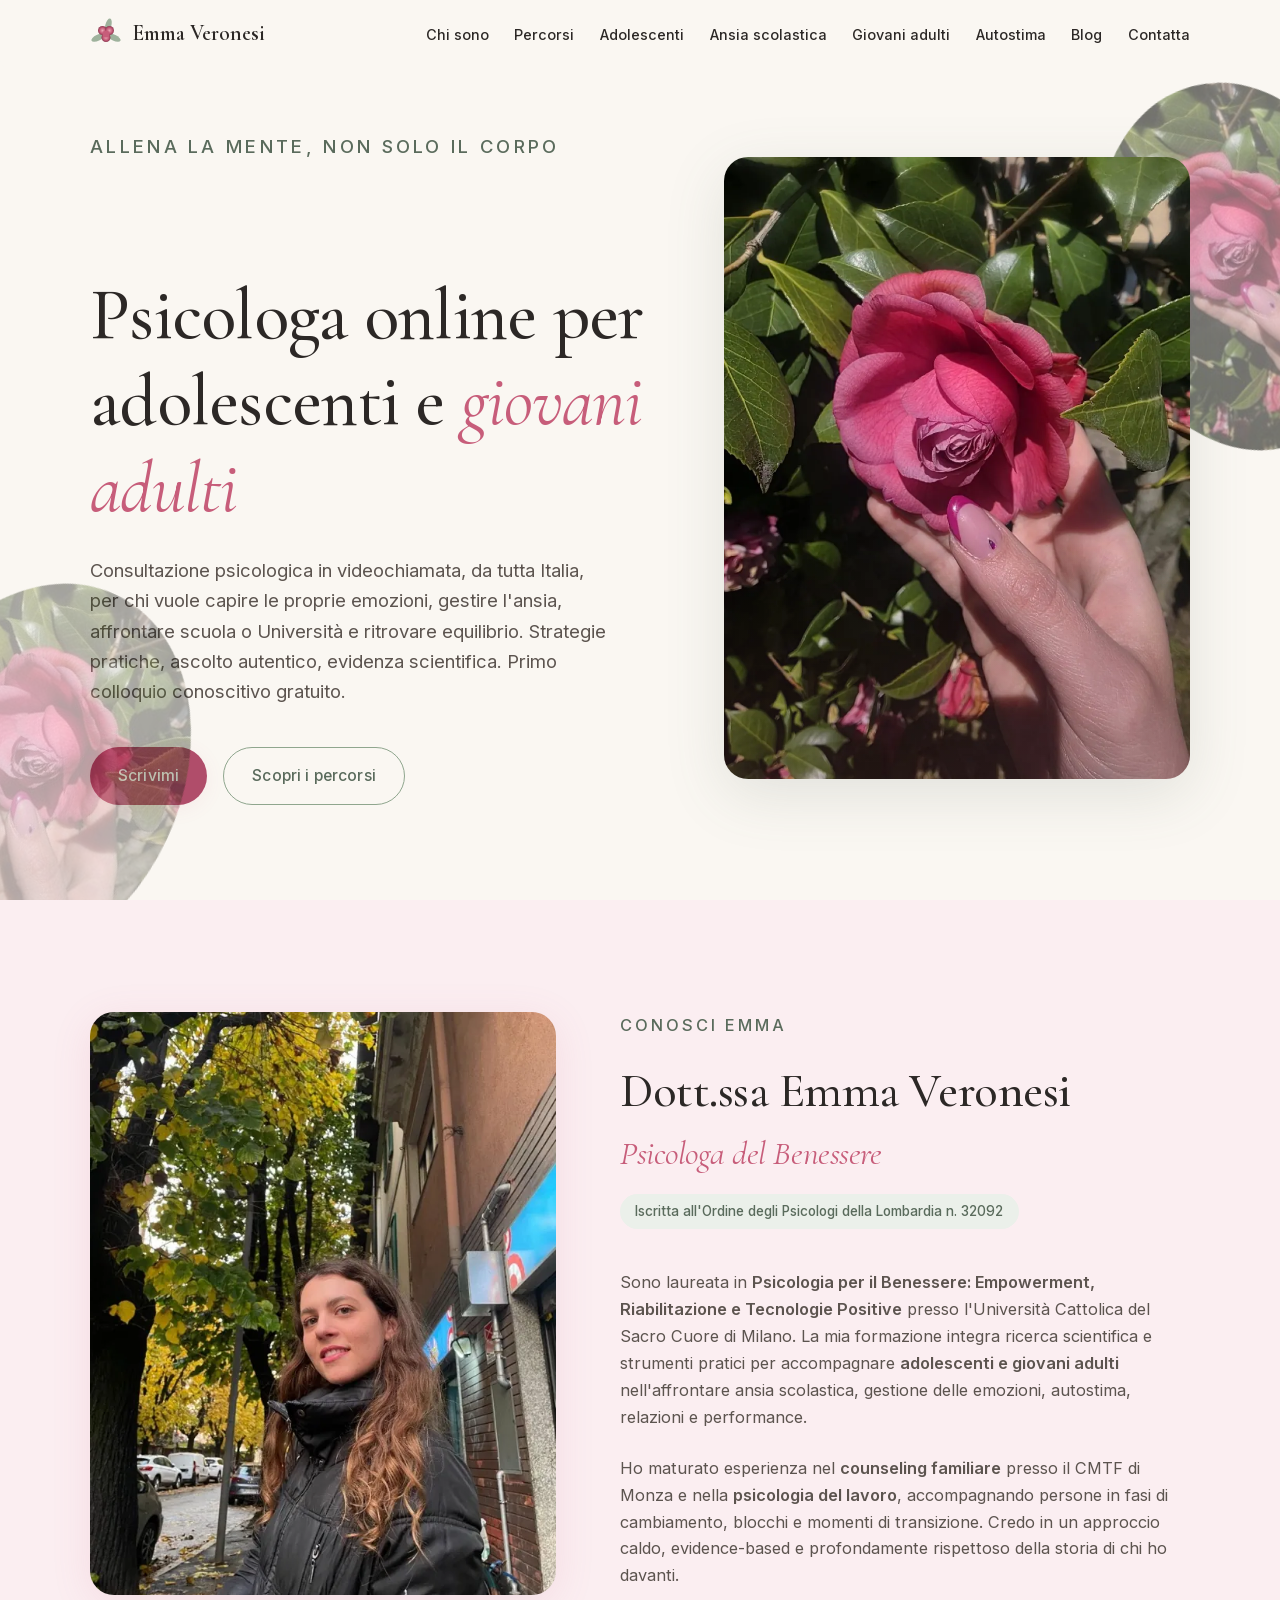
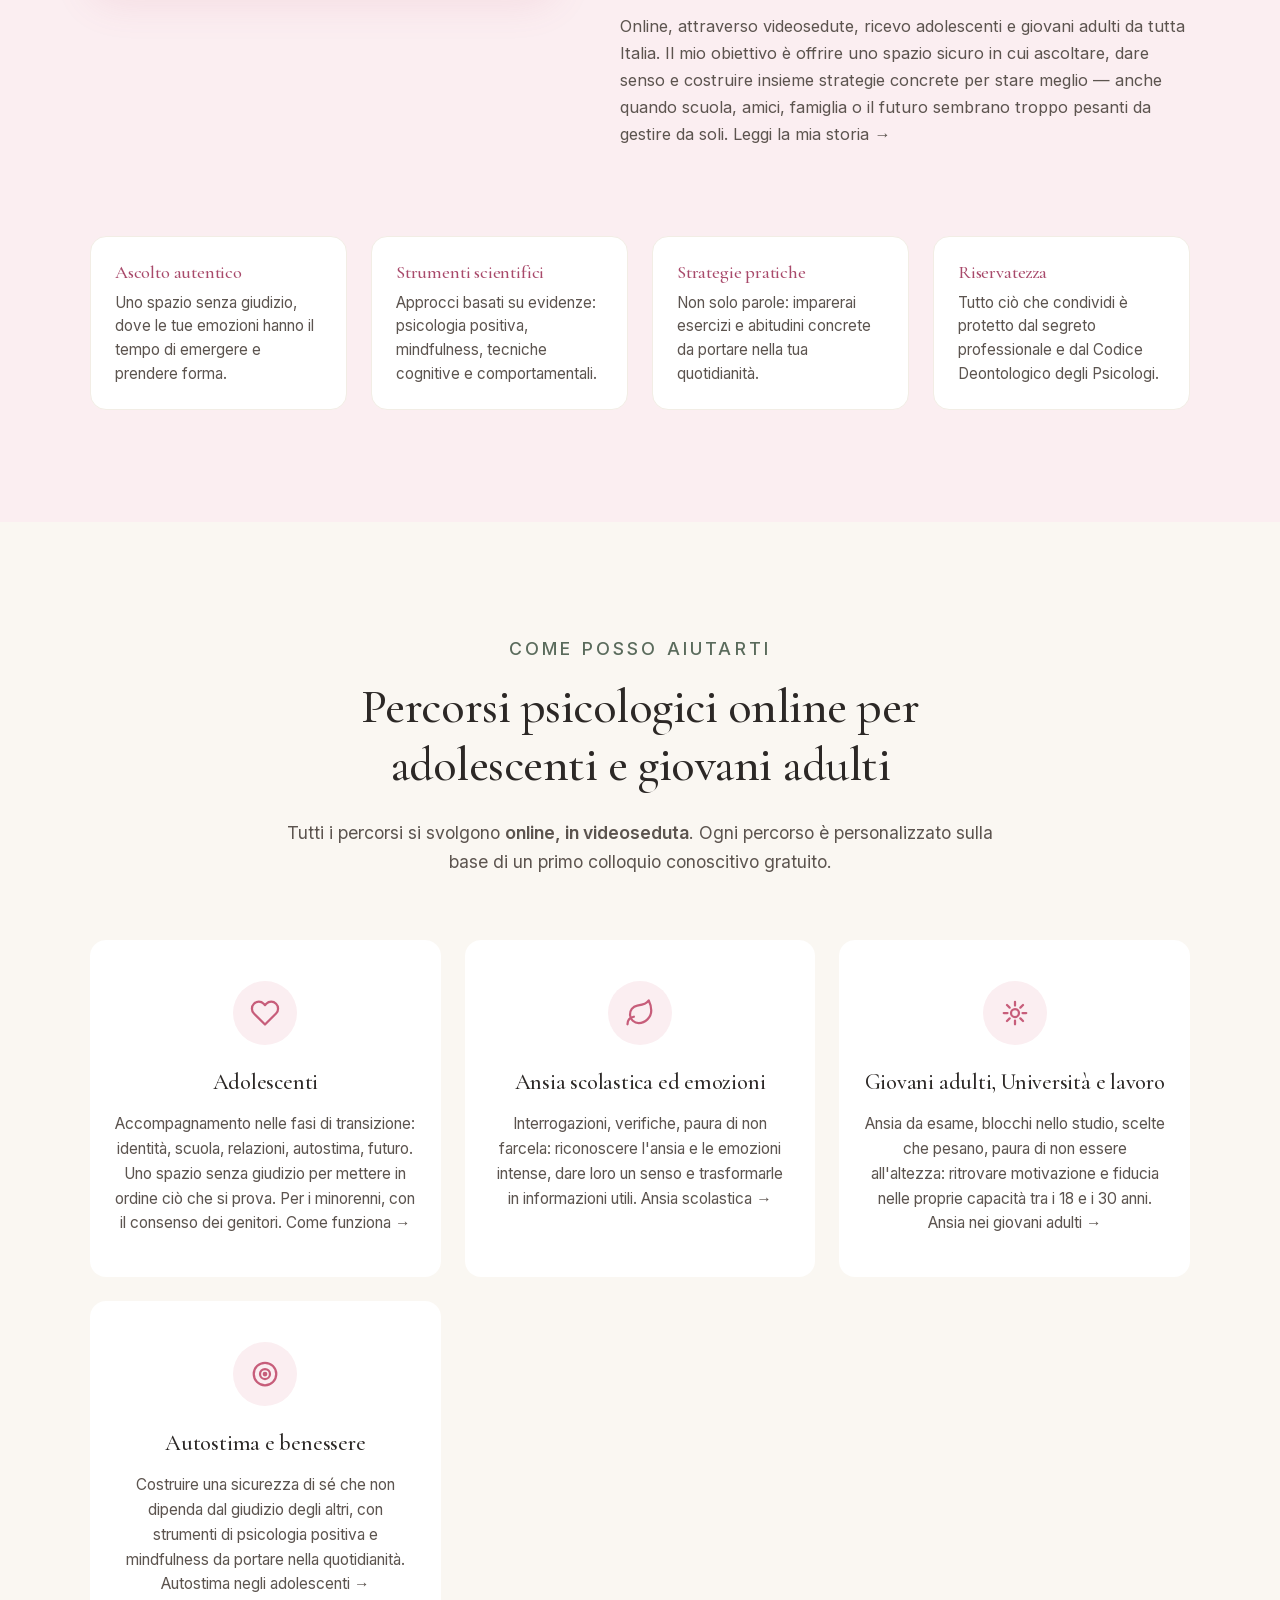
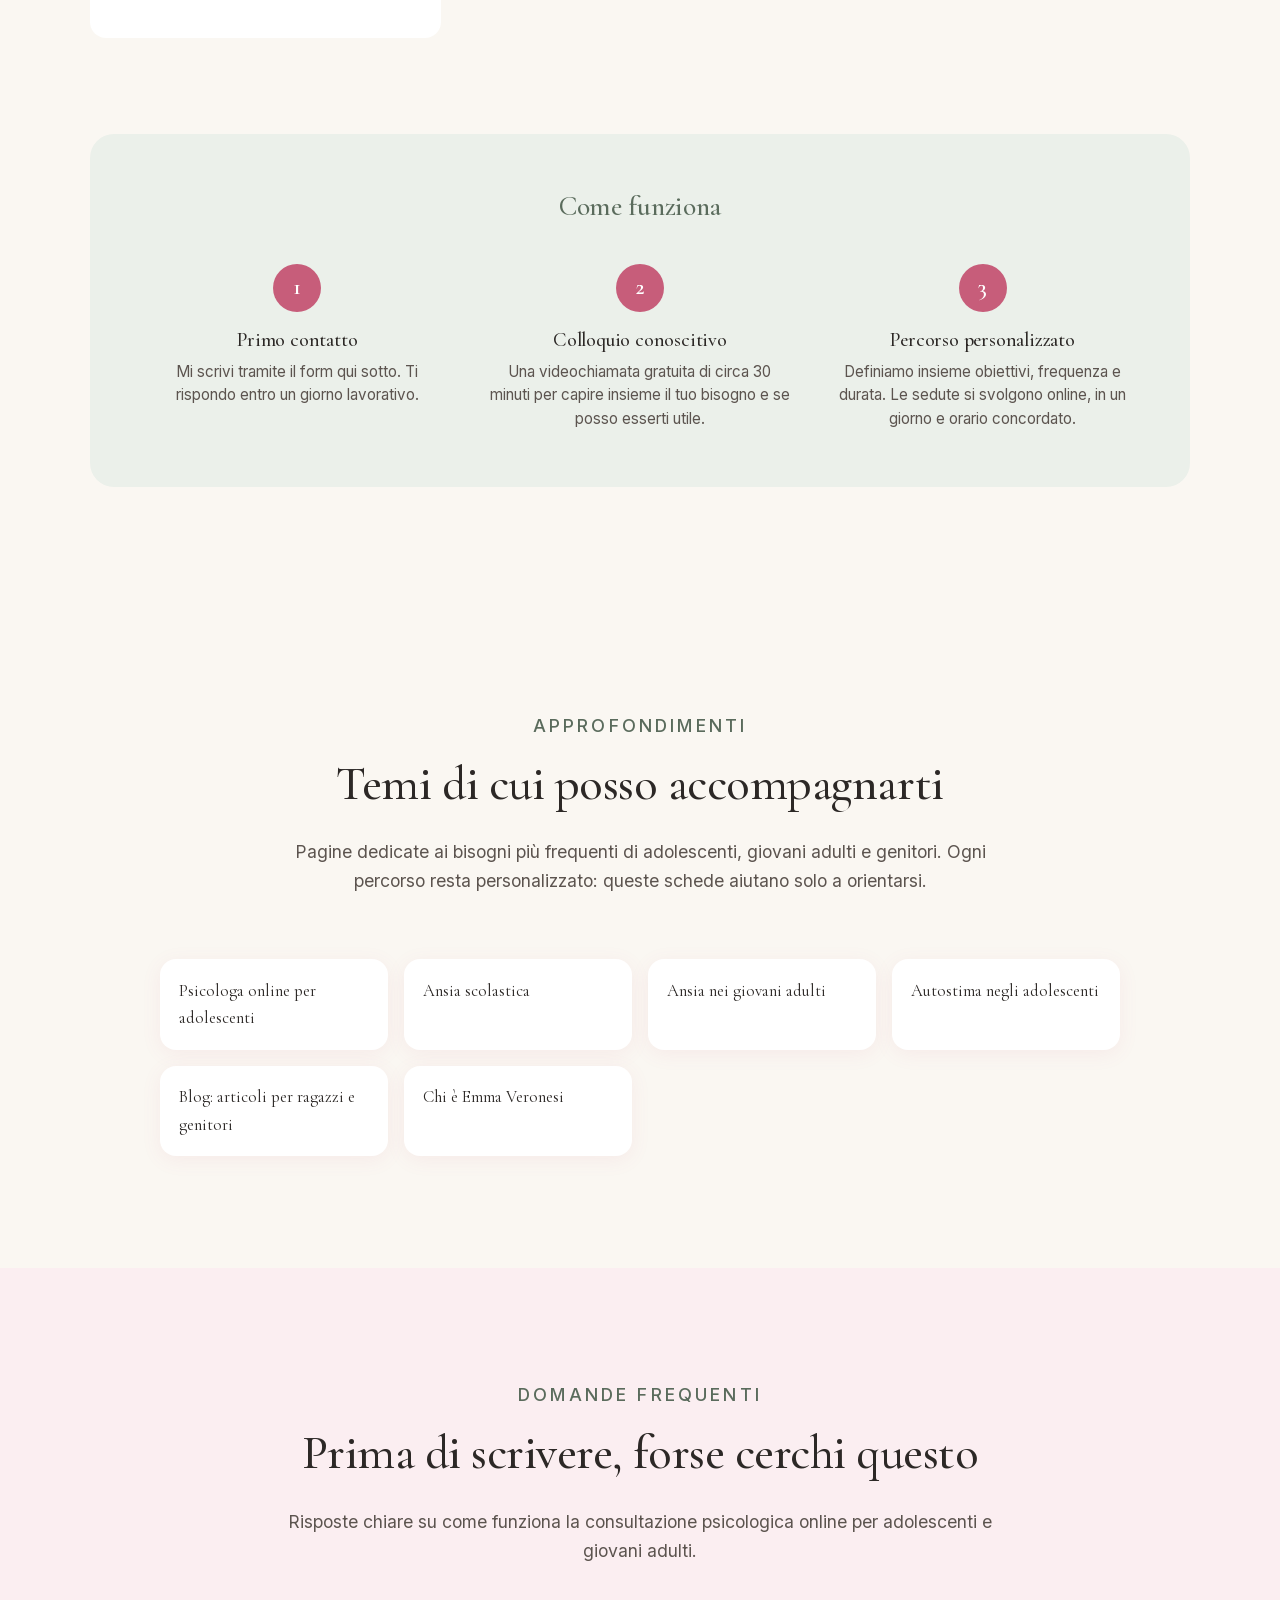
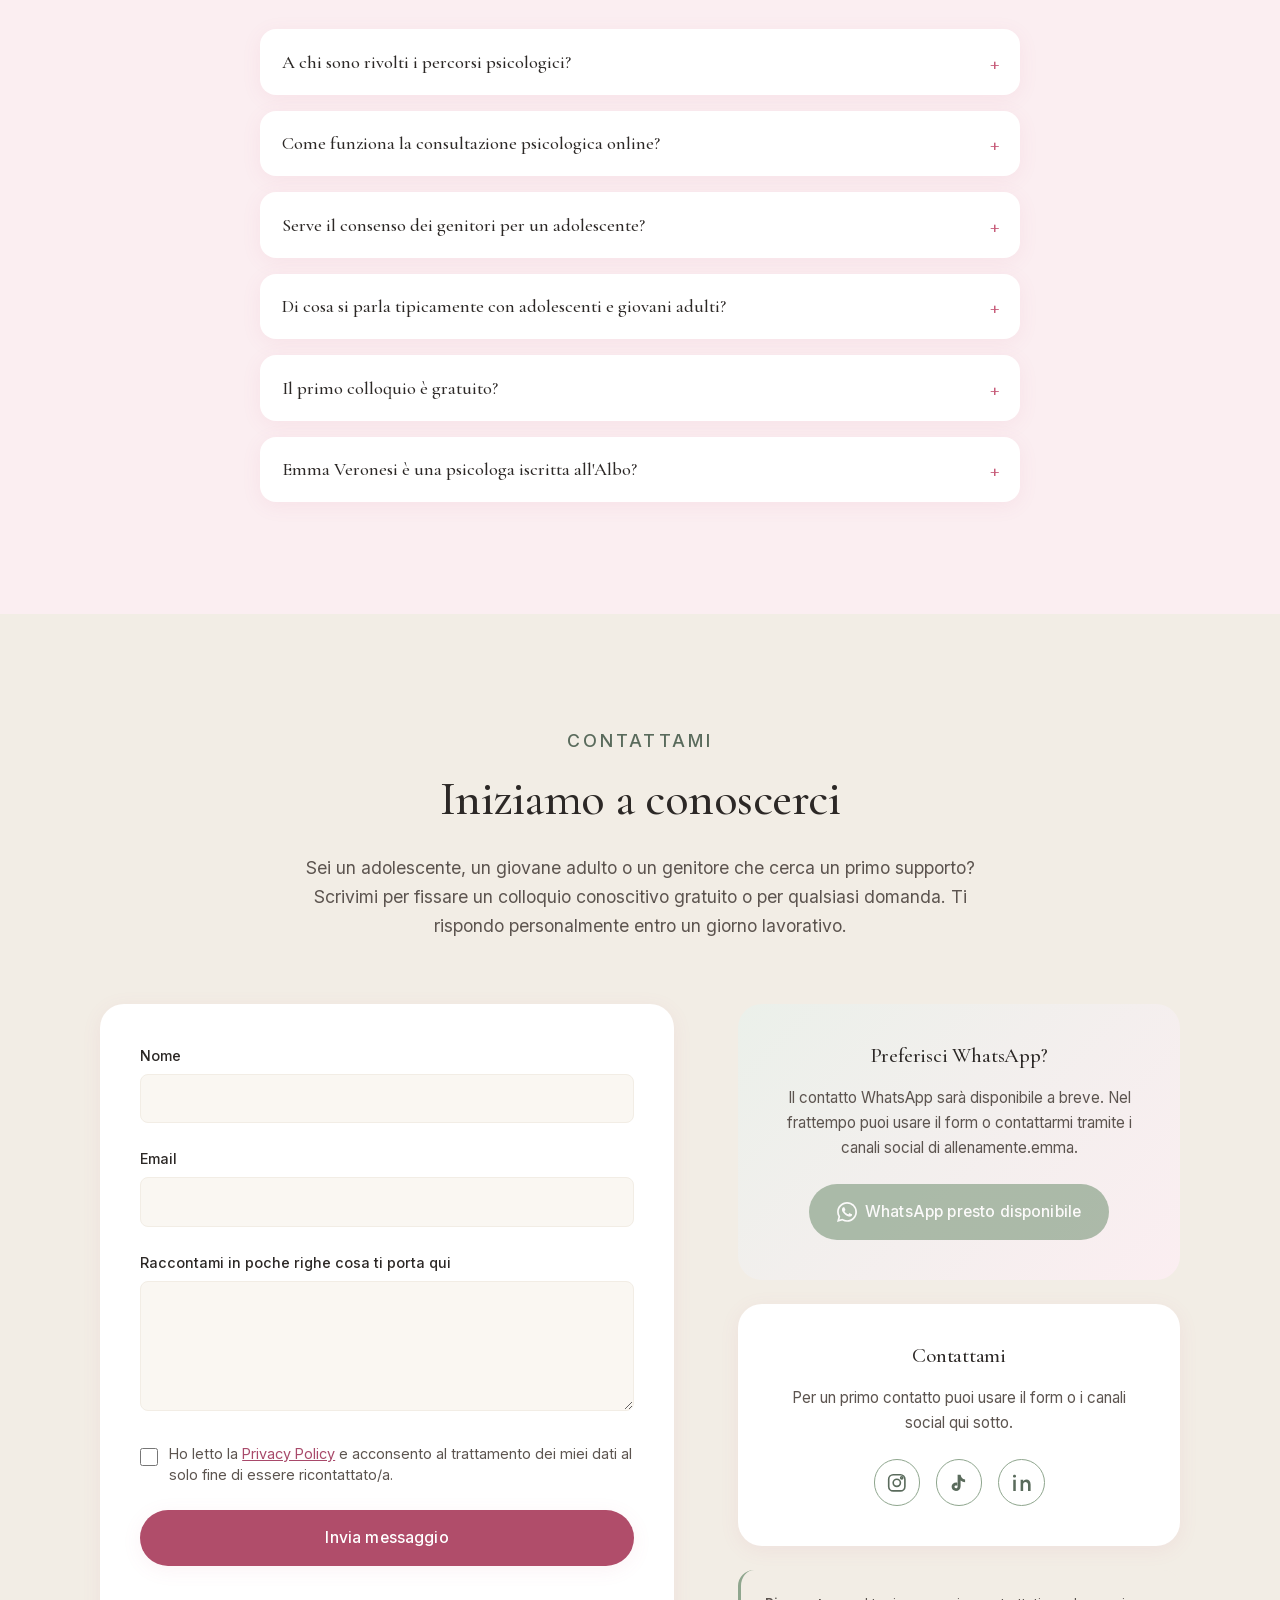
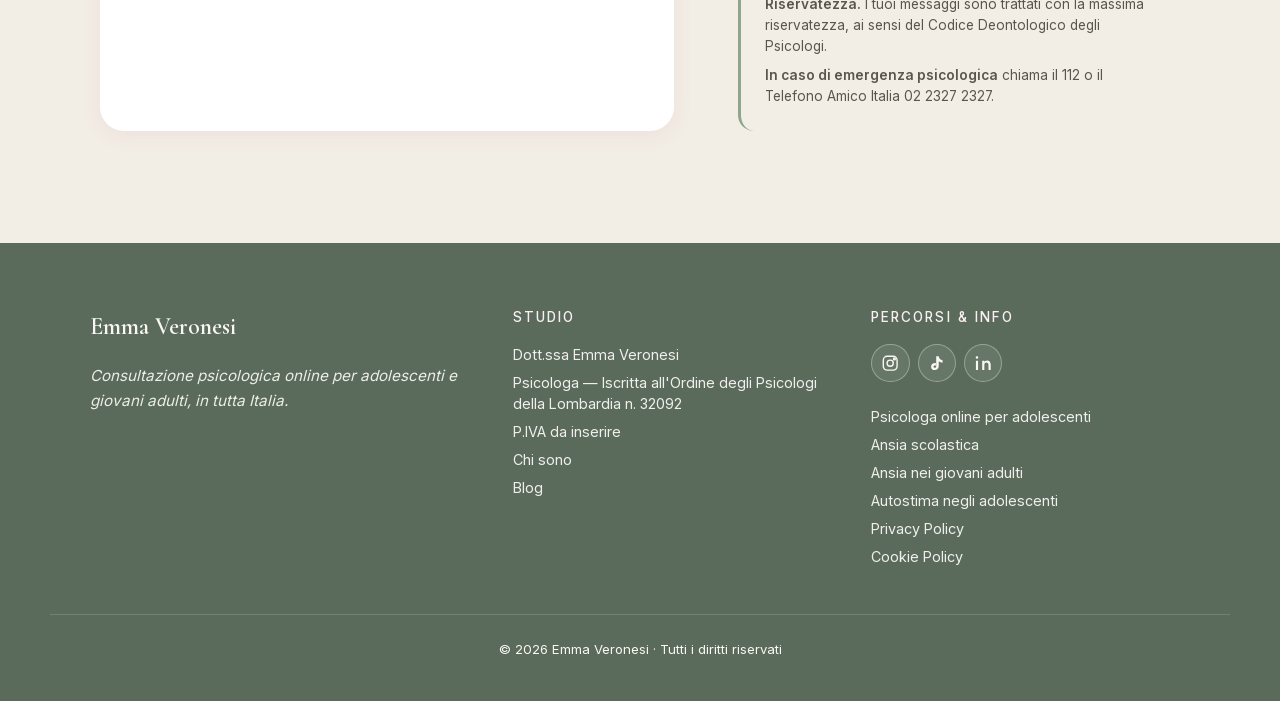
<file: index.html>
<!DOCTYPE html>
<html lang="it">
<head>
  <meta charset="UTF-8" />
  <meta name="viewport" content="width=device-width, initial-scale=1.0" />
  <meta name="theme-color" content="#FAF7F2" />
  <title>Psicologa online per adolescenti e giovani adulti | Emma Veronesi</title>
  <meta name="description" content="Consultazione psicologica online per adolescenti e giovani adulti: ansia, scuola e Università, relazioni, autostima. Dott.ssa Emma Veronesi, iscritta all'Ordine Psicologi Lombardia. Colloquio conoscitivo gratuito." />
  <meta name="robots" content="index, follow, max-image-preview:large, max-snippet:-1" />
  <meta name="author" content="Dott.ssa Emma Veronesi" />
  <link rel="canonical" href="https://emma-allenamente.com/" />

  <meta property="og:site_name" content="Emma Veronesi — Psicologa online" />
  <meta property="og:title" content="Psicologa online per adolescenti e giovani adulti | Emma Veronesi" />
  <meta property="og:description" content="Consultazione psicologica online per adolescenti e giovani adulti: ansia, scuola e Università, relazioni, autostima. Dott.ssa Emma Veronesi, iscritta all'Ordine Psicologi Lombardia. Colloquio conoscitivo gratuito." />
  <meta property="og:image" content="https://emma-allenamente.com/assets/img/og-card.jpg" />
  <meta property="og:image:width" content="1200" />
  <meta property="og:image:height" content="630" />
  <meta property="og:image:alt" content="Camelia rosa, simbolo di Allenamente — Emma Veronesi psicologa" />
  <meta property="og:url" content="https://emma-allenamente.com/" />
  <meta property="og:type" content="website" />
  <meta property="og:locale" content="it_IT" />
  <meta name="twitter:card" content="summary_large_image" />
  <meta name="twitter:title" content="Psicologa online per adolescenti e giovani adulti | Emma Veronesi" />
  <meta name="twitter:description" content="Consultazione psicologica online per adolescenti e giovani adulti: ansia, scuola e Università, relazioni, autostima. Dott.ssa Emma Veronesi, iscritta all'Ordine Psicologi Lombardia. Colloquio conoscitivo gratuito." />
  <meta name="twitter:image" content="https://emma-allenamente.com/assets/img/og-card.jpg" />
  <!-- L'immagine hero è l'elemento LCP: la precarichiamo -->
  <link rel="preload" as="image" href="assets/img/camelia-900.webp" imagesrcset="assets/img/camelia-450.webp 450w, assets/img/camelia-900.webp 900w" imagesizes="(max-width: 900px) 380px, 40vw" type="image/webp" fetchpriority="high" />
  <script type="application/ld+json">
{
  "@context": "https://schema.org",
  "@graph": [
    {
      "@type": [
        "ProfessionalService",
        "Psychologist"
      ],
      "@id": "https://emma-allenamente.com/#studio",
      "name": "Dott.ssa Emma Veronesi — Psicologa online (Allenamente)",
      "alternateName": [
        "Allenamente",
        "allenamente.emma"
      ],
      "url": "https://emma-allenamente.com/",
      "logo": "https://emma-allenamente.com/assets/img/favicon.svg",
      "image": "https://emma-allenamente.com/assets/img/og-card.jpg",
      "description": "Consultazione psicologica online in videoseduta per adolescenti e giovani adulti in tutta Italia: ansia, scuola e Università, autostima, relazioni, gestione delle emozioni. Primo colloquio conoscitivo gratuito di 30 minuti.",
      "founder": {
        "@id": "https://emma-allenamente.com/#emma"
      },
      "employee": {
        "@id": "https://emma-allenamente.com/#emma"
      },
      "areaServed": {
        "@type": "Country",
        "name": "Italia",
        "sameAs": "https://www.wikidata.org/wiki/Q38"
      },
      "availableLanguage": [
        "it"
      ],
      "address": {
        "@type": "PostalAddress",
        "addressRegion": "Lombardia",
        "addressCountry": "IT"
      },
      "sameAs": [
        "https://www.instagram.com/allenamente.emma/",
        "https://www.tiktok.com/@allenamente.emma",
        "https://www.linkedin.com/in/emma-veronesi/",
        "https://www.opl.it/iscritti-ricerca-avanzata.php"
      ],
      "hasOfferCatalog": {
        "@type": "OfferCatalog",
        "name": "Percorsi psicologici online",
        "itemListElement": [
          {
            "@type": "Offer",
            "itemOffered": {
              "@type": "Service",
              "@id": "https://emma-allenamente.com/psicologo-online-adolescenti.html#servizio",
              "name": "Consultazione psicologica online per adolescenti",
              "url": "https://emma-allenamente.com/psicologo-online-adolescenti.html"
            }
          },
          {
            "@type": "Offer",
            "itemOffered": {
              "@type": "Service",
              "@id": "https://emma-allenamente.com/ansia-scolastica.html#servizio",
              "name": "Supporto psicologico per l'ansia scolastica",
              "url": "https://emma-allenamente.com/ansia-scolastica.html"
            }
          },
          {
            "@type": "Offer",
            "itemOffered": {
              "@type": "Service",
              "@id": "https://emma-allenamente.com/ansia-giovani-adulti.html#servizio",
              "name": "Percorso per l'ansia nei giovani adulti",
              "url": "https://emma-allenamente.com/ansia-giovani-adulti.html"
            }
          },
          {
            "@type": "Offer",
            "itemOffered": {
              "@type": "Service",
              "@id": "https://emma-allenamente.com/autostima-adolescenti.html#servizio",
              "name": "Percorso sull'autostima negli adolescenti",
              "url": "https://emma-allenamente.com/autostima-adolescenti.html"
            }
          }
        ]
      },
      "makesOffer": {
        "@type": "Offer",
        "name": "Colloquio conoscitivo gratuito",
        "description": "Videochiamata di circa 30 minuti, senza impegno, per capire il bisogno e valutare insieme un percorso.",
        "price": "0",
        "priceCurrency": "EUR",
        "availability": "https://schema.org/InStock"
      }
    },
    {
      "@type": "Person",
      "@id": "https://emma-allenamente.com/#emma",
      "name": "Emma Veronesi",
      "givenName": "Emma",
      "familyName": "Veronesi",
      "honorificPrefix": "Dott.ssa",
      "jobTitle": "Psicologa",
      "description": "Psicologa iscritta all'Ordine degli Psicologi della Lombardia (n. 32092). Consultazione psicologica online per adolescenti e giovani adulti: ansia, scuola e Università, autostima, relazioni.",
      "url": "https://emma-allenamente.com/chi-sono.html",
      "image": {
        "@type": "ImageObject",
        "@id": "https://emma-allenamente.com/#ritratto",
        "url": "https://emma-allenamente.com/assets/img/emma-portrait-600.jpg",
        "width": 600,
        "height": 800,
        "caption": "Dott.ssa Emma Veronesi, psicologa"
      },
      "sameAs": [
        "https://www.instagram.com/allenamente.emma/",
        "https://www.tiktok.com/@allenamente.emma",
        "https://www.linkedin.com/in/emma-veronesi/",
        "https://www.opl.it/iscritti-ricerca-avanzata.php"
      ],
      "alumniOf": {
        "@type": "CollegeOrUniversity",
        "name": "Università Cattolica del Sacro Cuore",
        "sameAs": "https://www.unicatt.it/"
      },
      "hasCredential": [
        {
          "@type": "EducationalOccupationalCredential",
          "credentialCategory": "degree",
          "name": "Laurea magistrale in Psicologia per il Benessere: Empowerment, Riabilitazione e Tecnologie Positive",
          "recognizedBy": {
            "@type": "CollegeOrUniversity",
            "name": "Università Cattolica del Sacro Cuore"
          }
        },
        {
          "@type": "EducationalOccupationalCredential",
          "credentialCategory": "license",
          "name": "Iscrizione all'Albo degli Psicologi della Lombardia, n. 32092",
          "identifier": "32092",
          "recognizedBy": {
            "@type": "Organization",
            "name": "Ordine degli Psicologi della Lombardia",
            "url": "https://www.opl.it/"
          }
        }
      ],
      "knowsAbout": [
        "psicologia dell'adolescenza",
        "psicologia dei giovani adulti",
        "ansia",
        "ansia scolastica",
        "ansia da esame",
        "autostima",
        "gestione delle emozioni",
        "mindfulness",
        "psicologia positiva",
        "consultazione psicologica online"
      ],
      "knowsLanguage": [
        "it"
      ],
      "worksFor": {
        "@id": "https://emma-allenamente.com/#studio"
      }
    },
    {
      "@type": "WebSite",
      "@id": "https://emma-allenamente.com/#website",
      "url": "https://emma-allenamente.com/",
      "name": "Emma Veronesi — Psicologa online per adolescenti e giovani adulti",
      "inLanguage": "it-IT",
      "publisher": {
        "@id": "https://emma-allenamente.com/#emma"
      }
    },
    {
      "@type": "WebPage",
      "@id": "https://emma-allenamente.com/#webpage",
      "url": "https://emma-allenamente.com/",
      "name": "Psicologa online per adolescenti e giovani adulti | Emma Veronesi",
      "isPartOf": {
        "@id": "https://emma-allenamente.com/#website"
      },
      "about": {
        "@id": "https://emma-allenamente.com/#studio"
      },
      "inLanguage": "it-IT",
      "dateModified": "2026-09-29"
    },
    {
      "@type": "FAQPage",
      "mainEntity": [
        {
          "@type": "Question",
          "name": "A chi sono rivolti i percorsi psicologici?",
          "acceptedAnswer": {
            "@type": "Answer",
            "text": "I percorsi sono pensati per adolescenti (dai 13 anni) e giovani adulti (fino ai 30 circa) che vogliono affrontare ansia, emozioni intense, pressione scolastica o universitaria, autostima, relazioni e momenti di passaggio. Anche genitori e tutori possono scrivere per capire come avviare un supporto per un minore."
          }
        },
        {
          "@type": "Question",
          "name": "Come funziona la consultazione psicologica online?",
          "acceptedAnswer": {
            "@type": "Answer",
            "text": "Le sedute si svolgono in videochiamata da tutta Italia. Dopo un primo messaggio si fissa un colloquio conoscitivo gratuito di circa 30 minuti; se c'è sintonia, si costruisce insieme un percorso personalizzato con sedute di 50 minuti, di norma settimanali all'inizio."
          }
        },
        {
          "@type": "Question",
          "name": "Serve il consenso dei genitori per un adolescente?",
          "acceptedAnswer": {
            "@type": "Answer",
            "text": "Sì. Per i minorenni il percorso viene avviato con il consenso informato di chi esercita la responsabilità genitoriale, di norma entrambi i genitori, come previsto dall'art. 31 del Codice Deontologico degli Psicologi."
          }
        },
        {
          "@type": "Question",
          "name": "Di cosa si parla tipicamente con adolescenti e giovani adulti?",
          "acceptedAnswer": {
            "@type": "Answer",
            "text": "Temi frequenti sono ansia e stress, scuola e Università, autostima, relazioni, identità, paura di non farcela, blocchi e momenti di transizione. L'obiettivo è dare senso a ciò che si prova e costruire strategie concrete."
          }
        },
        {
          "@type": "Question",
          "name": "Il primo colloquio è gratuito?",
          "acceptedAnswer": {
            "@type": "Answer",
            "text": "Sì. Il colloquio conoscitivo è gratuito e dura circa 30 minuti: serve a capire il bisogno e valutare insieme se il percorso può essere utile. Il costo delle sedute successive viene comunicato prima di iniziare."
          }
        },
        {
          "@type": "Question",
          "name": "Emma Veronesi è una psicologa iscritta all'Albo?",
          "acceptedAnswer": {
            "@type": "Answer",
            "text": "Sì. La Dott.ssa Emma Veronesi è iscritta all'Ordine degli Psicologi della Lombardia con il numero 32092 ed è laureata in Psicologia per il Benessere presso l'Università Cattolica del Sacro Cuore."
          }
        }
      ]
    }
  ]
}
</script>

  <link rel="icon" type="image/svg+xml" href="assets/img/favicon.svg" />
  <!-- Font self-hosted (vedi assets/fonts/ e @font-face in styles.css) -->
  <link rel="preload" as="font" type="font/woff2" href="assets/fonts/cormorant-garamond-latin.woff2" crossorigin />
  <link rel="preload" as="font" type="font/woff2" href="assets/fonts/inter-latin.woff2" crossorigin />
  <link rel="stylesheet" href="assets/css/styles.css" />
</head>
<body>
  <header class="site-header">
    <nav class="nav container" aria-label="Navigazione principale">
      <a href="index.html" class="nav-brand" aria-label="Emma Veronesi - Home">
        <img src="assets/img/favicon.svg" alt="" aria-hidden="true" width="32" height="32" />
        <span>Emma Veronesi</span>
      </a>
      <button class="nav-toggle" aria-label="Apri menu" aria-expanded="false" aria-controls="primary-nav">
        <span></span><span></span><span></span>
      </button>
      <ul class="nav-links" id="primary-nav">
        <li><a href="chi-sono.html">Chi sono</a></li>
        <li><a href="index.html#servizi">Percorsi</a></li>
        <li><a href="psicologo-online-adolescenti.html">Adolescenti</a></li>
        <li><a href="ansia-scolastica.html">Ansia scolastica</a></li>
        <li><a href="ansia-giovani-adulti.html">Giovani adulti</a></li>
        <li><a href="autostima-adolescenti.html">Autostima</a></li>
        <li><a href="blog/index.html">Blog</a></li>
        <li><a href="index.html#contatta">Contatta</a></li>
      </ul>
    </nav>
  </header>

  <main>

    <!--
      =========================================================
      SEZIONE HERO — primo schermo che si vede aprendo il sito
      =========================================================
      TESTO MODIFICABILE: slogan, titolo, sottotitolo, bottoni.
      NOTA SEO: l'H1 contiene la parola chiave principale; lo slogan
      "Allena la mente, non solo il corpo" resta sopra come firma di brand.
      NOTA VELOCITÀ: qui NON usare la classe "reveal" (l'hero deve
      essere visibile subito, senza aspettare il JavaScript).
    -->
    <section class="hero" id="hero">
      <div class="hero-decoration top-right" aria-hidden="true">
        <img src="assets/img/camelia-small-300.jpg" alt="" width="300" height="400" loading="lazy" decoding="async" />
      </div>
      <div class="hero-decoration bottom-left" aria-hidden="true">
        <img src="assets/img/camelia-small-300.jpg" alt="" width="300" height="400" loading="lazy" decoding="async" />
      </div>

      <div class="container">
        <div class="hero-grid">
          <div class="hero-text">
            <p class="eyebrow">Allena la mente, non solo il corpo</p>
            <h1>
              Psicologa online per adolescenti e <span class="accent">giovani adulti</span>
            </h1>
            <p>
              Consultazione psicologica in videochiamata, da tutta Italia, per chi vuole
              capire le proprie emozioni, gestire l'ansia, affrontare scuola o Università
              e ritrovare equilibrio. Strategie pratiche, ascolto autentico, evidenza scientifica.
              Primo colloquio conoscitivo gratuito.
            </p>
            <div class="hero-actions">
              <a href="#contatta" class="btn btn-primary">Scrivimi</a>
              <a href="#servizi" class="btn btn-secondary">Scopri i percorsi</a>
            </div>
          </div>
          <div class="hero-image">
            <picture>
              <source type="image/webp" srcset="assets/img/camelia-450.webp 450w, assets/img/camelia-900.webp 900w" sizes="(max-width: 900px) 380px, 40vw" />
              <img src="assets/img/camelia-900.jpg" srcset="assets/img/camelia-450.jpg 450w, assets/img/camelia-900.jpg 900w" sizes="(max-width: 900px) 380px, 40vw" width="900" height="1200" fetchpriority="high" decoding="async" alt="Camelia rosa tra foglie verdi, simbolo del brand Allenamente di Emma Veronesi" />
            </picture>
          </div>
        </div>
      </div>
    </section>

    <!--
      =========================================================
      SEZIONE EMMA — chi è Emma, formazione, approccio
      =========================================================
      TESTO MODIFICABILE: titolo, ruolo, biografia, valori.
      DATO PROFESSIONALE: numero iscrizione Albo.
    -->
    <section class="bg-velo" id="emma">
      <div class="container">
        <div class="emma-grid">
          <div class="emma-portrait reveal">
            <picture>
              <source type="image/webp" srcset="assets/img/emma-portrait-300.webp 300w, assets/img/emma-portrait-600.webp 600w" sizes="(max-width: 900px) 380px, 33vw" />
              <img src="assets/img/emma-portrait-600.jpg" srcset="assets/img/emma-portrait-300.jpg 300w, assets/img/emma-portrait-600.jpg 600w" sizes="(max-width: 900px) 380px, 33vw" width="600" height="800" loading="lazy" decoding="async" alt="Dott.ssa Emma Veronesi, psicologa online per adolescenti e giovani adulti" />
            </picture>
          </div>
          <div class="emma-bio reveal">
            <p class="eyebrow">Conosci Emma</p>
            <h2>Dott.ssa Emma Veronesi<br /><span class="sottotitolo-ruolo">Psicologa del Benessere</span></h2>
            <span class="emma-credenziali">
              Iscritta all'Ordine degli Psicologi della Lombardia n. 32092
            </span>

            <p>
              Sono laureata in <strong>Psicologia per il Benessere: Empowerment, Riabilitazione e Tecnologie Positive</strong>
              presso l'Università Cattolica del Sacro Cuore di Milano. La mia formazione integra
              ricerca scientifica e strumenti pratici per accompagnare <strong>adolescenti e giovani adulti</strong>
              nell'affrontare <a href="ansia-scolastica.html">ansia scolastica</a>, gestione delle emozioni,
              <a href="autostima-adolescenti.html">autostima</a>, relazioni e performance.
            </p>
            <p>
              Ho maturato esperienza nel <strong>counseling familiare</strong> presso il CMTF di Monza
              e nella <strong>psicologia del lavoro</strong>, accompagnando persone in fasi di cambiamento,
              blocchi e momenti di transizione. Credo in un approccio caldo, evidence-based e profondamente
              rispettoso della storia di chi ho davanti.
            </p>
            <p>
              Online, attraverso videosedute, ricevo <a href="psicologo-online-adolescenti.html">adolescenti</a>
              e <a href="ansia-giovani-adulti.html">giovani adulti</a> da tutta Italia.
              Il mio obiettivo è offrire uno spazio sicuro in cui ascoltare, dare senso e costruire insieme
              strategie concrete per stare meglio — anche quando scuola, amici, famiglia o il futuro
              sembrano troppo pesanti da gestire da soli. <a href="chi-sono.html">Leggi la mia storia →</a>
            </p>
          </div>
        </div>

        <!--
          Sotto-sezione: i 4 valori di Emma (cosa puoi aspettarti)
          Per modificare un valore: cambia titolo (h3) e descrizione (p).
        -->
        <div class="emma-valori reveal">
          <article class="valore-card">
            <h3 class="h4">Ascolto autentico</h3>
            <p>Uno spazio senza giudizio, dove le tue emozioni hanno il tempo di emergere e prendere forma.</p>
          </article>
          <article class="valore-card">
            <h3 class="h4">Strumenti scientifici</h3>
            <p>Approcci basati su evidenze: psicologia positiva, mindfulness, tecniche cognitive e comportamentali.</p>
          </article>
          <article class="valore-card">
            <h3 class="h4">Strategie pratiche</h3>
            <p>Non solo parole: imparerai esercizi e abitudini concrete da portare nella tua quotidianità.</p>
          </article>
          <article class="valore-card">
            <h3 class="h4">Riservatezza</h3>
            <p>Tutto ciò che condividi è protetto dal segreto professionale e dal Codice Deontologico degli Psicologi.</p>
          </article>
        </div>
      </div>
    </section>

    <!--
      =========================================================
      SEZIONE SERVIZI — cosa offre Emma
      =========================================================
      TESTO MODIFICABILE: titoli e descrizioni delle 4 card servizi.
      Ogni card rimanda alla pagina di approfondimento dedicata.
    -->
    <section id="servizi">
      <div class="container">
        <header class="section-header reveal">
          <p class="eyebrow">Come posso aiutarti</p>
          <h2>Percorsi psicologici online per adolescenti e giovani adulti</h2>
          <p>
            Tutti i percorsi si svolgono <strong>online, in videoseduta</strong>.
            Ogni percorso è personalizzato sulla base di un primo colloquio conoscitivo gratuito.
          </p>
        </header>

        <div class="servizi-grid">
          <article class="servizio-card reveal">
            <div class="servizio-icon" aria-hidden="true">
              <svg viewBox="0 0 24 24" fill="none" stroke="currentColor" stroke-width="1.8" stroke-linecap="round" stroke-linejoin="round">
                <path d="M20.84 4.61a5.5 5.5 0 0 0-7.78 0L12 5.67l-1.06-1.06a5.5 5.5 0 0 0-7.78 7.78L12 21.23l8.84-8.84a5.5 5.5 0 0 0 0-7.78Z"/>
              </svg>
            </div>
            <h3><a href="psicologo-online-adolescenti.html">Adolescenti</a></h3>
            <p>
              Accompagnamento nelle fasi di transizione: identità, scuola, relazioni, autostima, futuro.
              Uno spazio senza giudizio per mettere in ordine ciò che si prova. Per i minorenni, con il
              consenso dei genitori. <a href="psicologo-online-adolescenti.html">Come funziona →</a>
            </p>
          </article>

          <article class="servizio-card reveal">
            <div class="servizio-icon" aria-hidden="true">
              <svg viewBox="0 0 24 24" fill="none" stroke="currentColor" stroke-width="1.8" stroke-linecap="round" stroke-linejoin="round">
                <path d="M11 20A7 7 0 0 1 9.8 6.1C15.5 5 17 4.48 19 2c1 2 2 4.18 2 8 0 5.5-4.78 10-10 10Z"/>
                <path d="M2 21c0-3 1.85-5.36 5.08-6"/>
              </svg>
            </div>
            <h3><a href="ansia-scolastica.html">Ansia scolastica ed emozioni</a></h3>
            <p>
              Interrogazioni, verifiche, paura di non farcela: riconoscere l'ansia e le emozioni intense,
              dare loro un senso e trasformarle in informazioni utili.
              <a href="ansia-scolastica.html">Ansia scolastica →</a>
            </p>
          </article>

          <article class="servizio-card reveal">
            <div class="servizio-icon" aria-hidden="true">
              <svg viewBox="0 0 24 24" fill="none" stroke="currentColor" stroke-width="1.8" stroke-linecap="round" stroke-linejoin="round">
                <path d="M12 3v3M12 18v3M5.6 5.6l2.1 2.1M16.3 16.3l2.1 2.1M3 12h3M18 12h3M5.6 18.4l2.1-2.1M16.3 7.7l2.1-2.1"/>
                <circle cx="12" cy="12" r="3.2"/>
              </svg>
            </div>
            <h3><a href="ansia-giovani-adulti.html">Giovani adulti, Università e lavoro</a></h3>
            <p>
              Ansia da esame, blocchi nello studio, scelte che pesano, paura di non essere all'altezza:
              ritrovare motivazione e fiducia nelle proprie capacità tra i 18 e i 30 anni.
              <a href="ansia-giovani-adulti.html">Ansia nei giovani adulti →</a>
            </p>
          </article>

          <article class="servizio-card reveal">
            <div class="servizio-icon" aria-hidden="true">
              <svg viewBox="0 0 24 24" fill="none" stroke="currentColor" stroke-width="1.8" stroke-linecap="round" stroke-linejoin="round">
                <circle cx="12" cy="12" r="9"/>
                <circle cx="12" cy="12" r="4"/>
                <circle cx="12" cy="12" r="1" fill="currentColor"/>
              </svg>
            </div>
            <h3><a href="autostima-adolescenti.html">Autostima e benessere</a></h3>
            <p>
              Costruire una sicurezza di sé che non dipenda dal giudizio degli altri, con strumenti di
              psicologia positiva e mindfulness da portare nella quotidianità.
              <a href="autostima-adolescenti.html">Autostima negli adolescenti →</a>
            </p>
          </article>
        </div>

        <!--
          Sotto-sezione: come funziona (3 passi del percorso)
          Per modificare un passo: cambia titolo (h4) e descrizione (p).
        -->
        <div class="modalita reveal">
          <h3>Come funziona</h3>
          <div class="modalita-passi">
            <div class="passo">
              <div class="passo-numero">1</div>
              <h4>Primo contatto</h4>
              <p>Mi scrivi tramite il form qui sotto. Ti rispondo entro un giorno lavorativo.</p>
            </div>
            <div class="passo">
              <div class="passo-numero">2</div>
              <h4>Colloquio conoscitivo</h4>
              <p>Una videochiamata gratuita di circa 30 minuti per capire insieme il tuo bisogno e se posso esserti utile.</p>
            </div>
            <div class="passo">
              <div class="passo-numero">3</div>
              <h4>Percorso personalizzato</h4>
              <p>Definiamo insieme obiettivi, frequenza e durata. Le sedute si svolgono online, in un giorno e orario concordato.</p>
            </div>
          </div>
        </div>
      </div>
    </section>

    <!--
      =========================================================
      APPROFONDIMENTI — pagine dedicate e blog
      =========================================================
    -->
    <section id="approfondimenti">
      <div class="container">
        <header class="section-header reveal">
          <p class="eyebrow">Approfondimenti</p>
          <h2>Temi di cui posso accompagnarti</h2>
          <p>
            Pagine dedicate ai bisogni più frequenti di adolescenti, giovani adulti e genitori.
            Ogni percorso resta personalizzato: queste schede aiutano solo a orientarsi.
          </p>
        </header>
        <div class="related-grid reveal" style="max-width:960px;margin:0 auto">
          <a class="related-card" href="psicologo-online-adolescenti.html"><span>Psicologa online per adolescenti</span></a>
          <a class="related-card" href="ansia-scolastica.html"><span>Ansia scolastica</span></a>
          <a class="related-card" href="ansia-giovani-adulti.html"><span>Ansia nei giovani adulti</span></a>
          <a class="related-card" href="autostima-adolescenti.html"><span>Autostima negli adolescenti</span></a>
          <a class="related-card" href="blog/index.html"><span>Blog: articoli per ragazzi e genitori</span></a>
          <a class="related-card" href="chi-sono.html"><span>Chi è Emma Veronesi</span></a>
        </div>
      </div>
    </section>

    <!--
      =========================================================
      SEZIONE FAQ — domande frequenti (utile anche per Google e per gli assistenti AI)
      =========================================================
      TESTO MODIFICABILE: domande (summary) e risposte (p).
      Se aggiungi/togli una domanda, aggiorna anche il JSON-LD FAQPage in <head>.
    -->
    <section class="bg-velo" id="faq">
      <div class="container">
        <header class="section-header reveal">
          <p class="eyebrow">Domande frequenti</p>
          <h2>Prima di scrivere, forse cerchi questo</h2>
          <p>
            Risposte chiare su come funziona la consultazione psicologica online
            per adolescenti e giovani adulti.
          </p>
        </header>

        <div class="faq-list reveal">
          <details class="faq-item">
            <summary>A chi sono rivolti i percorsi psicologici?</summary>
            <p>I percorsi sono pensati per adolescenti (dai 13 anni) e giovani adulti (fino ai 30 circa) che vogliono affrontare ansia, emozioni intense, pressione scolastica o universitaria, autostima, relazioni e momenti di passaggio. Anche genitori e tutori possono scrivere per capire come avviare un supporto per un minore.</p>
          </details>
          <details class="faq-item">
            <summary>Come funziona la consultazione psicologica online?</summary>
            <p>Le sedute si svolgono in videochiamata da tutta Italia. Dopo un primo messaggio si fissa un colloquio conoscitivo gratuito di circa 30 minuti; se c'è sintonia, si costruisce insieme un percorso personalizzato con sedute di 50 minuti, di norma settimanali all'inizio.</p>
          </details>
          <details class="faq-item">
            <summary>Serve il consenso dei genitori per un adolescente?</summary>
            <p>Sì. Per i minorenni il percorso viene avviato con il consenso informato di chi esercita la responsabilità genitoriale, di norma entrambi i genitori, come previsto dall'art. 31 del Codice Deontologico degli Psicologi.</p>
          </details>
          <details class="faq-item">
            <summary>Di cosa si parla tipicamente con adolescenti e giovani adulti?</summary>
            <p>Temi frequenti sono ansia e stress, scuola e Università, autostima, relazioni, identità, paura di non farcela, blocchi e momenti di transizione. L'obiettivo è dare senso a ciò che si prova e costruire strategie concrete.</p>
          </details>
          <details class="faq-item">
            <summary>Il primo colloquio è gratuito?</summary>
            <p>Sì. Il colloquio conoscitivo è gratuito e dura circa 30 minuti: serve a capire il bisogno e valutare insieme se il percorso può essere utile. Il costo delle sedute successive viene comunicato prima di iniziare.</p>
          </details>
          <details class="faq-item">
            <summary>Emma Veronesi è una psicologa iscritta all'Albo?</summary>
            <p>Sì. La Dott.ssa Emma Veronesi è iscritta all'Ordine degli Psicologi della Lombardia con il numero 32092 ed è laureata in Psicologia per il Benessere presso l'Università Cattolica del Sacro Cuore.</p>
          </details>
        </div>
      </div>
    </section>

    <!--
      =========================================================
      SEZIONE CONTATTA — form + WhatsApp
      =========================================================
      TESTO MODIFICABILE: titolo, intro, etichette form.
      DATO TECNICO: la chiave Web3Forms va impostata in assets/js/config.js (lo fa Michele).
      DATO TECNICO: il numero WhatsApp va impostato in assets/js/config.js (lo fa Michele).
    -->
    <section class="bg-crema-scuro" id="contatta">
      <div class="container">
        <header class="section-header reveal">
          <p class="eyebrow">Contattami</p>
          <h2>Iniziamo a conoscerci</h2>
          <p>
            Sei un adolescente, un giovane adulto o un genitore che cerca un primo supporto?
            Scrivimi per fissare un colloquio conoscitivo gratuito o per qualsiasi domanda.
            Ti rispondo personalmente entro un giorno lavorativo.
          </p>
        </header>

        <div class="contatta-grid">
          <form class="contatta-form reveal" id="contatta-form" novalidate>
            <input type="hidden" name="pagina" value="home" />
            <div class="form-row">
              <label for="name">Nome</label>
              <input type="text" id="name" name="name" required autocomplete="name" />
            </div>
            <div class="form-row">
              <label for="email">Email</label>
              <input type="email" id="email" name="email" required autocomplete="email" />
            </div>
            <div class="form-row">
              <label for="message">Raccontami in poche righe cosa ti porta qui</label>
              <textarea id="message" name="message" required rows="5"></textarea>
            </div>

            <!-- Honeypot anti-spam (invisibile, i bot lo riempiono e capiamo che sono spam) -->
            <div class="form-row honeypot" aria-hidden="true">
              <label for="botcheck">Lascia vuoto</label>
              <input type="text" id="botcheck" name="botcheck" tabindex="-1" autocomplete="off" />
            </div>

            <label class="form-consent">
              <input type="checkbox" name="consenso" required />
              <span>
                Ho letto la <a href="privacy.html">Privacy Policy</a> e acconsento al
                trattamento dei miei dati al solo fine di essere ricontattato/a.
              </span>
            </label>

            <button type="submit" class="btn btn-primary" style="width:100%">
              Invia messaggio
            </button>

            <div class="form-feedback" id="form-feedback" role="status" aria-live="polite"></div>
          </form>

          <aside class="contatta-side">
            <div class="whatsapp-card reveal">
              <h3 class="h4">Preferisci WhatsApp?</h3>
              <p data-whatsapp-text>
                Il contatto WhatsApp sarà disponibile a breve. Nel frattempo puoi usare il form
                o contattarmi tramite i canali social di allenamente.emma.
              </p>
              <!-- Quando il numero è configurato in config.js, main.js trasforma questo bottone in un link wa.me -->
              <button type="button" data-whatsapp class="btn btn-whatsapp btn-disabled" disabled>
                <svg width="20" height="20" viewBox="0 0 24 24" fill="currentColor" aria-hidden="true">
                  <path d="M17.498 14.382c-.301-.15-1.767-.872-2.04-.971-.273-.101-.473-.15-.673.151-.197.295-.771.97-.944 1.17-.175.195-.349.21-.646.075-.3-.15-1.263-.465-2.403-1.485-.888-.795-1.484-1.77-1.66-2.07-.174-.3-.019-.465.13-.615.136-.135.301-.345.451-.523.146-.181.194-.301.297-.496.1-.21.049-.375-.025-.524-.075-.15-.672-1.62-.922-2.206-.24-.584-.487-.51-.672-.51-.172-.015-.371-.015-.571-.015-.2 0-.523.074-.797.359-.273.3-1.045 1.02-1.045 2.475s1.07 2.865 1.219 3.075c.149.18 2.095 3.195 5.076 4.485.713.3 1.27.48 1.704.629.714.227 1.365.195 1.88.121.574-.091 1.767-.721 2.016-1.426.255-.705.255-1.29.18-1.425-.074-.135-.27-.21-.57-.345m-5.446 7.443h-.016a9.87 9.87 0 0 1-5.031-1.378l-.36-.214-3.75.975 1.005-3.645-.239-.375a9.86 9.86 0 0 1-1.51-5.26c0-5.45 4.436-9.884 9.888-9.884 2.64 0 5.122 1.03 6.988 2.898a9.825 9.825 0 0 1 2.893 6.994c-.003 5.45-4.437 9.89-9.885 9.89M20.52 3.449C18.24 1.245 15.24 0 12.045 0 5.463 0 .104 5.334.101 11.893c0 2.096.549 4.14 1.595 5.945L0 24l6.335-1.652a12.062 12.062 0 0 0 5.71 1.447h.006c6.585 0 11.946-5.336 11.949-11.896 0-3.176-1.24-6.165-3.495-8.411"/>
                </svg>
                <span>WhatsApp presto disponibile</span>
              </button>
            </div>

            <div class="social-card reveal">
              <h3 class="h4">Contattami</h3>
              <p>Per un primo contatto puoi usare il form o i canali social qui sotto.</p>
              <div class="social-links social-links-icons" aria-label="Canali social">
          <a class="social-icon-link social-instagram" href="https://www.instagram.com/allenamente.emma/" target="_blank" rel="noopener me" aria-label="Instagram di allenamente.emma">
            <svg viewBox="0 0 24 24" aria-hidden="true">
              <rect x="3" y="3" width="18" height="18" rx="5" />
              <circle cx="12" cy="12" r="4" />
              <circle cx="17.5" cy="6.5" r="1.2" />
            </svg>
          </a>
          <a class="social-icon-link social-tiktok" href="https://www.tiktok.com/@allenamente.emma" target="_blank" rel="noopener me" aria-label="TikTok di allenamente.emma">
            <svg viewBox="0 0 24 24" aria-hidden="true">
              <path d="M14 3c.4 3 2.1 4.9 5 5.2v3.1c-1.8-.1-3.4-.7-5-1.8v6.2c0 3.2-2.2 5.3-5.2 5.3-2.8 0-4.8-1.9-4.8-4.5 0-2.8 2.2-4.7 5.2-4.7.4 0 .8 0 1.1.1v3.3c-.4-.1-.8-.2-1.2-.2-1.1 0-1.9.6-1.9 1.5s.7 1.5 1.7 1.5c1.1 0 1.8-.7 1.8-2V3h3.3Z" />
            </svg>
          </a>
          <a class="social-icon-link social-linkedin" href="https://www.linkedin.com/in/emma-veronesi/" target="_blank" rel="noopener me" aria-label="LinkedIn di Emma Veronesi">
            <svg viewBox="0 0 24 24" aria-hidden="true">
              <path d="M5.3 8.7H2.5V21h2.8V8.7ZM3.9 3C2.9 3 2.2 3.7 2.2 4.6s.7 1.6 1.7 1.6 1.7-.7 1.7-1.6S4.9 3 3.9 3ZM21.8 14c0-3.7-2-5.6-4.7-5.6-2.1 0-3.1 1.2-3.6 2V8.7h-2.8V21h2.8v-6.8c0-1.8 1-3 2.5-3s2.9 1.1 2.9 3.1V21h2.9v-7Z" />
            </svg>
          </a>
              </div>
            </div>

            <div class="avviso-riservatezza">
              <p>
                <strong>Riservatezza.</strong> I tuoi messaggi sono trattati con la massima riservatezza,
                ai sensi del Codice Deontologico degli Psicologi.
              </p>
              <p style="margin-top:0.5rem">
                <strong>In caso di emergenza psicologica</strong> chiama il 112 o il
                Telefono Amico Italia 02 2327 2327.
              </p>
            </div>
          </aside>
        </div>
      </div>
    </section>

  </main>

  <!--
    ===========================================================
    FOOTER — dati professionali obbligatori per legge
    ===========================================================
    DATI DA AGGIORNARE: P.IVA (cerca "P.IVA da inserire").
  -->
  <footer class="site-footer">
    <div class="container">
      <div>
        <div class="footer-brand">Emma Veronesi</div>
        <p class="footer-tagline">Consultazione psicologica online per adolescenti e giovani adulti, in tutta Italia.</p>
      </div>

      <div class="footer-col">
        <p class="h5">Studio</p>
        <p>Dott.ssa Emma Veronesi</p>
        <p>Psicologa — Iscritta all'Ordine degli Psicologi della Lombardia n. 32092</p>
        <p>P.IVA da inserire</p>
        <p><a href="chi-sono.html">Chi sono</a></p>
        <p><a href="blog/index.html">Blog</a></p>
      </div>

      <div class="footer-col">
        <p class="h5">Percorsi &amp; Info</p>
        <div class="footer-social-links" aria-label="Canali social">
          <a class="social-icon-link social-instagram" href="https://www.instagram.com/allenamente.emma/" target="_blank" rel="noopener me" aria-label="Instagram di allenamente.emma">
            <svg viewBox="0 0 24 24" aria-hidden="true">
              <rect x="3" y="3" width="18" height="18" rx="5" />
              <circle cx="12" cy="12" r="4" />
              <circle cx="17.5" cy="6.5" r="1.2" />
            </svg>
          </a>
          <a class="social-icon-link social-tiktok" href="https://www.tiktok.com/@allenamente.emma" target="_blank" rel="noopener me" aria-label="TikTok di allenamente.emma">
            <svg viewBox="0 0 24 24" aria-hidden="true">
              <path d="M14 3c.4 3 2.1 4.9 5 5.2v3.1c-1.8-.1-3.4-.7-5-1.8v6.2c0 3.2-2.2 5.3-5.2 5.3-2.8 0-4.8-1.9-4.8-4.5 0-2.8 2.2-4.7 5.2-4.7.4 0 .8 0 1.1.1v3.3c-.4-.1-.8-.2-1.2-.2-1.1 0-1.9.6-1.9 1.5s.7 1.5 1.7 1.5c1.1 0 1.8-.7 1.8-2V3h3.3Z" />
            </svg>
          </a>
          <a class="social-icon-link social-linkedin" href="https://www.linkedin.com/in/emma-veronesi/" target="_blank" rel="noopener me" aria-label="LinkedIn di Emma Veronesi">
            <svg viewBox="0 0 24 24" aria-hidden="true">
              <path d="M5.3 8.7H2.5V21h2.8V8.7ZM3.9 3C2.9 3 2.2 3.7 2.2 4.6s.7 1.6 1.7 1.6 1.7-.7 1.7-1.6S4.9 3 3.9 3ZM21.8 14c0-3.7-2-5.6-4.7-5.6-2.1 0-3.1 1.2-3.6 2V8.7h-2.8V21h2.8v-6.8c0-1.8 1-3 2.5-3s2.9 1.1 2.9 3.1V21h2.9v-7Z" />
            </svg>
          </a>
        </div>
        <p><a href="psicologo-online-adolescenti.html">Psicologa online per adolescenti</a></p>
        <p><a href="ansia-scolastica.html">Ansia scolastica</a></p>
        <p><a href="ansia-giovani-adulti.html">Ansia nei giovani adulti</a></p>
        <p><a href="autostima-adolescenti.html">Autostima negli adolescenti</a></p>
        <p><a href="privacy.html">Privacy Policy</a></p>
        <p><a href="cookie.html">Cookie Policy</a></p>
      </div>
    </div>

    <div class="footer-bottom">
      © <span data-year>2026</span> Emma Veronesi · Tutti i diritti riservati
    </div>
  </footer>

  <script src="assets/js/config.js"></script>
  <script src="assets/js/main.js"></script>
</body>
</html>
</file>
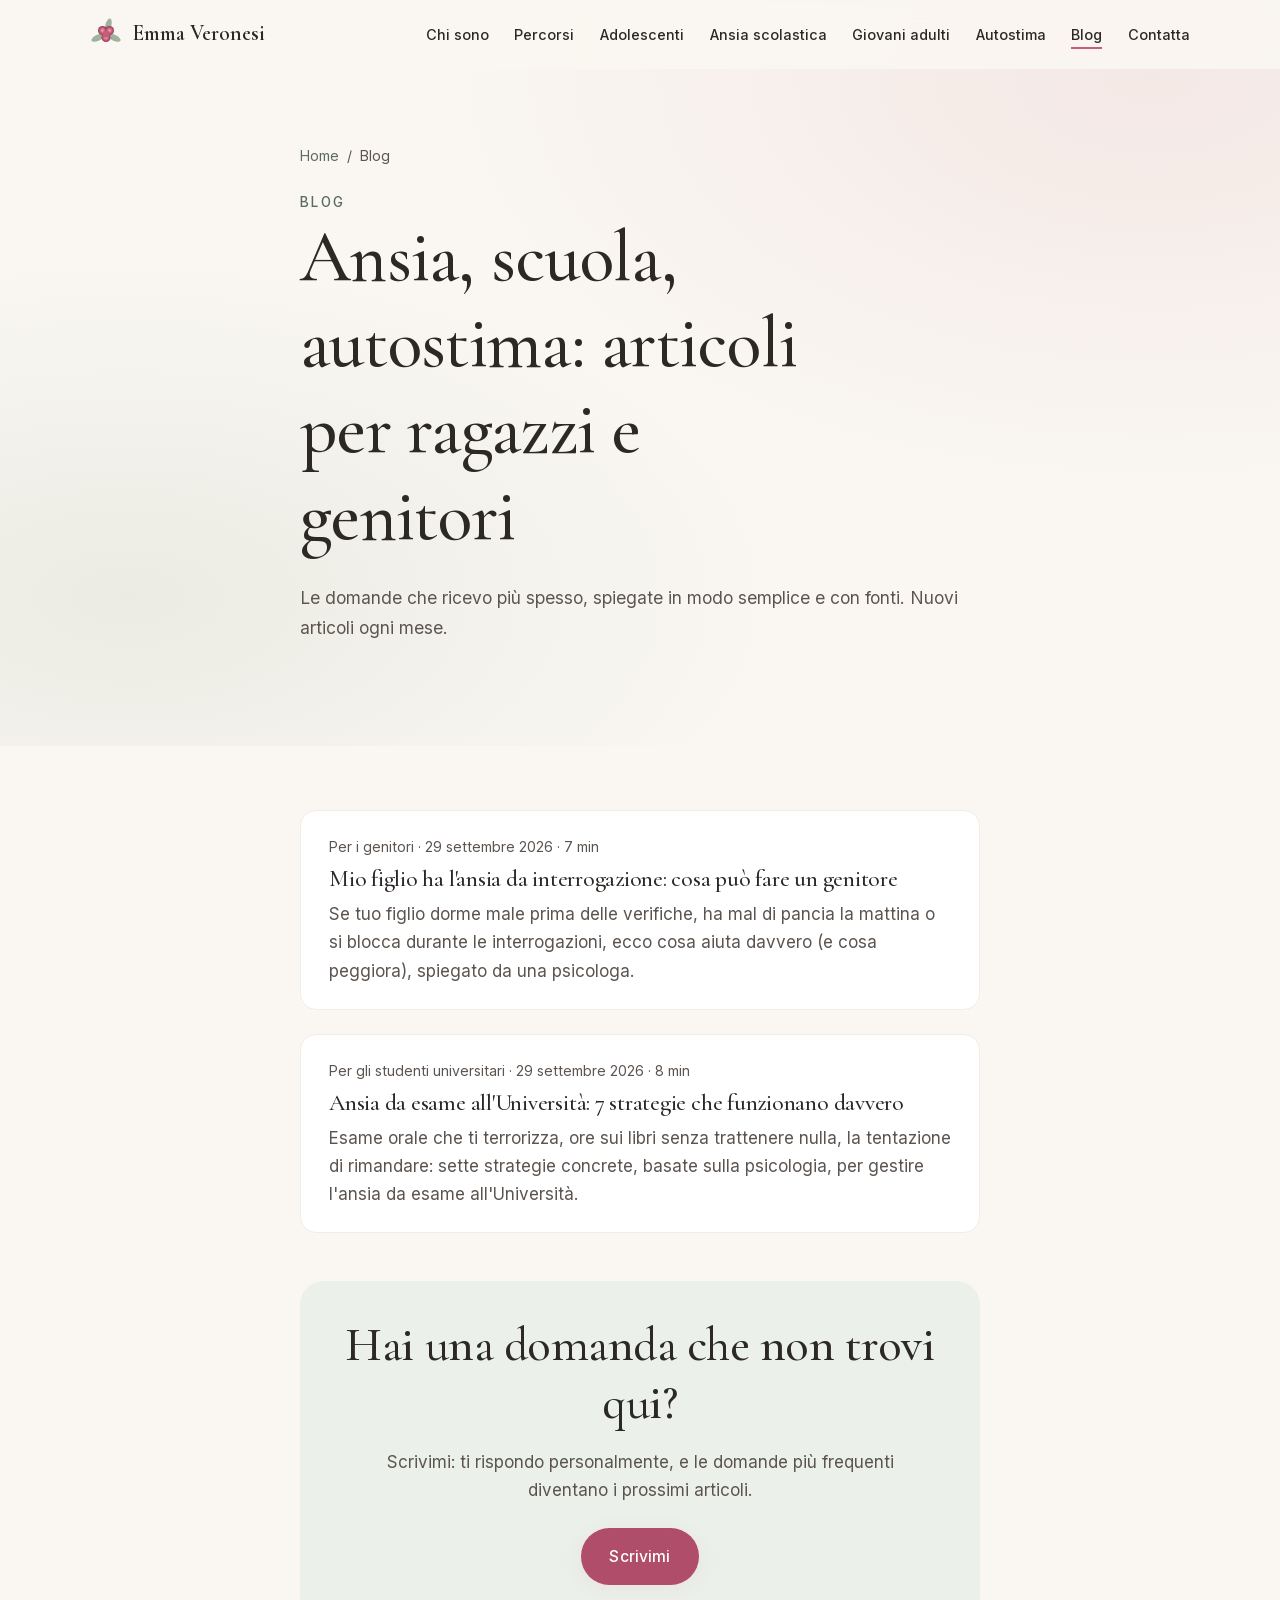
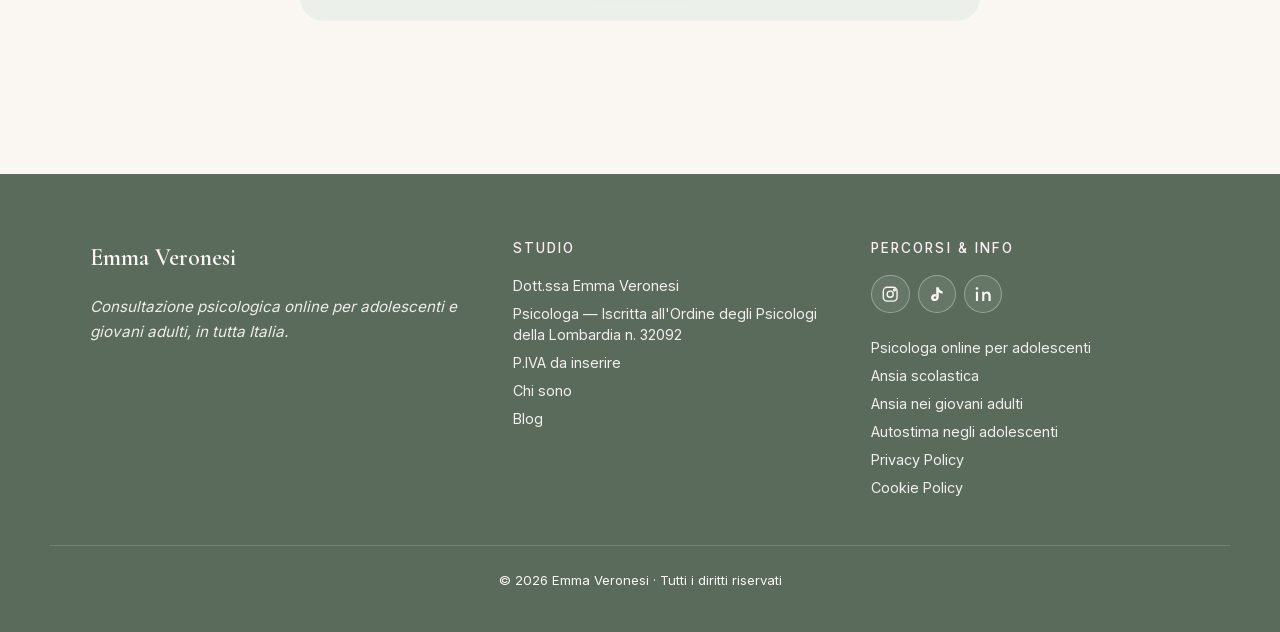
<file: blog/index.html>
<!DOCTYPE html>
<html lang="it">
<head>
  <meta charset="UTF-8" />
  <meta name="viewport" content="width=device-width, initial-scale=1.0" />
  <meta name="theme-color" content="#FAF7F2" />
  <title>Blog: ansia, scuola, autostima per ragazzi e genitori | Emma Veronesi</title>
  <meta name="description" content="Articoli chiari, scritti da una psicologa, su ansia scolastica, ansia da esame, autostima e crescita per adolescenti, giovani adulti e genitori." />
  <meta name="robots" content="index, follow, max-image-preview:large, max-snippet:-1" />
  <meta name="author" content="Dott.ssa Emma Veronesi" />
  <link rel="canonical" href="https://emma-allenamente.com/blog/index.html" />

  <meta property="og:site_name" content="Emma Veronesi — Psicologa online" />
  <meta property="og:title" content="Blog: ansia, scuola, autostima per ragazzi e genitori | Emma Veronesi" />
  <meta property="og:description" content="Articoli chiari, scritti da una psicologa, su ansia scolastica, ansia da esame, autostima e crescita per adolescenti, giovani adulti e genitori." />
  <meta property="og:image" content="https://emma-allenamente.com/assets/img/og-card.jpg" />
  <meta property="og:image:width" content="1200" />
  <meta property="og:image:height" content="630" />
  <meta property="og:image:alt" content="Camelia rosa, simbolo di Allenamente — Emma Veronesi psicologa" />
  <meta property="og:url" content="https://emma-allenamente.com/blog/index.html" />
  <meta property="og:type" content="website" />
  <meta property="og:locale" content="it_IT" />
  <meta name="twitter:card" content="summary_large_image" />
  <meta name="twitter:title" content="Blog: ansia, scuola, autostima per ragazzi e genitori | Emma Veronesi" />
  <meta name="twitter:description" content="Articoli chiari, scritti da una psicologa, su ansia scolastica, ansia da esame, autostima e crescita per adolescenti, giovani adulti e genitori." />
  <meta name="twitter:image" content="https://emma-allenamente.com/assets/img/og-card.jpg" />

  <script type="application/ld+json">
{
  "@context": "https://schema.org",
  "@graph": [
    {
      "@type": "BreadcrumbList",
      "itemListElement": [
        {
          "@type": "ListItem",
          "position": 1,
          "name": "Home",
          "item": "https://emma-allenamente.com/"
        },
        {
          "@type": "ListItem",
          "position": 2,
          "name": "Blog",
          "item": "https://emma-allenamente.com/blog/index.html"
        }
      ]
    },
    {
      "@type": "Blog",
      "@id": "https://emma-allenamente.com/blog/index.html",
      "url": "https://emma-allenamente.com/blog/index.html",
      "name": "Blog di Emma Veronesi — ansia, scuola, autostima",
      "inLanguage": "it-IT",
      "isPartOf": {
        "@id": "https://emma-allenamente.com/#website"
      },
      "author": {
        "@id": "https://emma-allenamente.com/#emma"
      },
      "blogPost": [
        {
          "@type": "BlogPosting",
          "@id": "https://emma-allenamente.com/blog/ansia-da-interrogazione-cosa-puo-fare-un-genitore.html#articolo",
          "headline": "Mio figlio ha l'ansia da interrogazione: cosa può fare un genitore",
          "url": "https://emma-allenamente.com/blog/ansia-da-interrogazione-cosa-puo-fare-un-genitore.html",
          "datePublished": "2026-09-29"
        },
        {
          "@type": "BlogPosting",
          "@id": "https://emma-allenamente.com/blog/ansia-da-esame-universita-strategie.html#articolo",
          "headline": "Ansia da esame all'Università: 7 strategie che funzionano davvero",
          "url": "https://emma-allenamente.com/blog/ansia-da-esame-universita-strategie.html",
          "datePublished": "2026-09-29"
        }
      ]
    },
    {
      "@type": "Person",
      "@id": "https://emma-allenamente.com/#emma",
      "name": "Emma Veronesi",
      "givenName": "Emma",
      "familyName": "Veronesi",
      "honorificPrefix": "Dott.ssa",
      "jobTitle": "Psicologa",
      "description": "Psicologa iscritta all'Ordine degli Psicologi della Lombardia (n. 32092). Consultazione psicologica online per adolescenti e giovani adulti: ansia, scuola e Università, autostima, relazioni.",
      "url": "https://emma-allenamente.com/chi-sono.html",
      "image": {
        "@type": "ImageObject",
        "@id": "https://emma-allenamente.com/#ritratto",
        "url": "https://emma-allenamente.com/assets/img/emma-portrait-600.jpg",
        "width": 600,
        "height": 800,
        "caption": "Dott.ssa Emma Veronesi, psicologa"
      },
      "sameAs": [
        "https://www.instagram.com/allenamente.emma/",
        "https://www.tiktok.com/@allenamente.emma",
        "https://www.linkedin.com/in/emma-veronesi/",
        "https://www.opl.it/iscritti-ricerca-avanzata.php"
      ],
      "alumniOf": {
        "@type": "CollegeOrUniversity",
        "name": "Università Cattolica del Sacro Cuore",
        "sameAs": "https://www.unicatt.it/"
      },
      "hasCredential": [
        {
          "@type": "EducationalOccupationalCredential",
          "credentialCategory": "degree",
          "name": "Laurea magistrale in Psicologia per il Benessere: Empowerment, Riabilitazione e Tecnologie Positive",
          "recognizedBy": {
            "@type": "CollegeOrUniversity",
            "name": "Università Cattolica del Sacro Cuore"
          }
        },
        {
          "@type": "EducationalOccupationalCredential",
          "credentialCategory": "license",
          "name": "Iscrizione all'Albo degli Psicologi della Lombardia, n. 32092",
          "identifier": "32092",
          "recognizedBy": {
            "@type": "Organization",
            "name": "Ordine degli Psicologi della Lombardia",
            "url": "https://www.opl.it/"
          }
        }
      ],
      "knowsAbout": [
        "psicologia dell'adolescenza",
        "psicologia dei giovani adulti",
        "ansia",
        "ansia scolastica",
        "ansia da esame",
        "autostima",
        "gestione delle emozioni",
        "mindfulness",
        "psicologia positiva",
        "consultazione psicologica online"
      ],
      "knowsLanguage": [
        "it"
      ],
      "worksFor": {
        "@id": "https://emma-allenamente.com/#studio"
      }
    }
  ]
}
</script>

  <link rel="icon" type="image/svg+xml" href="../assets/img/favicon.svg" />
  <!-- Font self-hosted (vedi assets/fonts/ e @font-face in styles.css) -->
  <link rel="preload" as="font" type="font/woff2" href="../assets/fonts/cormorant-garamond-latin.woff2" crossorigin />
  <link rel="preload" as="font" type="font/woff2" href="../assets/fonts/inter-latin.woff2" crossorigin />
  <link rel="stylesheet" href="../assets/css/styles.css" />
</head>
<body>
  <header class="site-header">
    <nav class="nav container" aria-label="Navigazione principale">
      <a href="../index.html" class="nav-brand" aria-label="Emma Veronesi - Home">
        <img src="../assets/img/favicon.svg" alt="" aria-hidden="true" width="32" height="32" />
        <span>Emma Veronesi</span>
      </a>
      <button class="nav-toggle" aria-label="Apri menu" aria-expanded="false" aria-controls="primary-nav">
        <span></span><span></span><span></span>
      </button>
      <ul class="nav-links" id="primary-nav">
        <li><a href="../chi-sono.html">Chi sono</a></li>
        <li><a href="../index.html#servizi">Percorsi</a></li>
        <li><a href="../psicologo-online-adolescenti.html">Adolescenti</a></li>
        <li><a href="../ansia-scolastica.html">Ansia scolastica</a></li>
        <li><a href="../ansia-giovani-adulti.html">Giovani adulti</a></li>
        <li><a href="../autostima-adolescenti.html">Autostima</a></li>
        <li><a href="../blog/index.html" class="active" aria-current="page">Blog</a></li>
        <li><a href="../index.html#contatta">Contatta</a></li>
      </ul>
    </nav>
  </header>

  <main>
    <section class="landing-hero">
      <div class="container landing-narrow">
        <nav class="breadcrumb" aria-label="Percorso di navigazione">
          <a href="../index.html">Home</a>
          <span aria-hidden="true">/</span>
          <span>Blog</span>
        </nav>
        <p class="eyebrow">Blog</p>
        <h1>Ansia, scuola, autostima: articoli per ragazzi e genitori</h1>
        <p class="landing-lead">Le domande che ricevo più spesso, spiegate in modo semplice e con fonti. Nuovi articoli ogni mese.</p>
      </div>
    </section>

    <section class="landing-body">
      <div class="container landing-narrow">
        <div class="blog-list">
          <a class="blog-card" href="ansia-da-interrogazione-cosa-puo-fare-un-genitore.html">
            <p class="meta-articolo">Per i genitori · <time datetime="2026-09-29">29 settembre 2026</time> · 7 min</p>
            <h2>Mio figlio ha l'ansia da interrogazione: cosa può fare un genitore</h2>
            <p>Se tuo figlio dorme male prima delle verifiche, ha mal di pancia la mattina o si blocca durante le interrogazioni, ecco cosa aiuta davvero (e cosa peggiora), spiegato da una psicologa.</p>
          </a>
          <a class="blog-card" href="ansia-da-esame-universita-strategie.html">
            <p class="meta-articolo">Per gli studenti universitari · <time datetime="2026-09-29">29 settembre 2026</time> · 8 min</p>
            <h2>Ansia da esame all'Università: 7 strategie che funzionano davvero</h2>
            <p>Esame orale che ti terrorizza, ore sui libri senza trattenere nulla, la tentazione di rimandare: sette strategie concrete, basate sulla psicologia, per gestire l'ansia da esame all'Università.</p>
          </a>
        </div>

        <aside class="landing-cta" style="margin-top:3rem">
          <h2>Hai una domanda che non trovi qui?</h2>
          <p>Scrivimi: ti rispondo personalmente, e le domande più frequenti diventano i prossimi articoli.</p>
          <a href="../index.html#contatta" class="btn btn-primary">Scrivimi</a>
        </aside>
      </div>
    </section>
  </main>

  <!--
    ===========================================================
    FOOTER — dati professionali obbligatori per legge
    ===========================================================
    DATI DA AGGIORNARE: P.IVA (cerca "P.IVA da inserire").
  -->
  <footer class="site-footer">
    <div class="container">
      <div>
        <div class="footer-brand">Emma Veronesi</div>
        <p class="footer-tagline">Consultazione psicologica online per adolescenti e giovani adulti, in tutta Italia.</p>
      </div>

      <div class="footer-col">
        <p class="h5">Studio</p>
        <p>Dott.ssa Emma Veronesi</p>
        <p>Psicologa — Iscritta all'Ordine degli Psicologi della Lombardia n. 32092</p>
        <p>P.IVA da inserire</p>
        <p><a href="../chi-sono.html">Chi sono</a></p>
        <p><a href="../blog/index.html">Blog</a></p>
      </div>

      <div class="footer-col">
        <p class="h5">Percorsi &amp; Info</p>
        <div class="footer-social-links" aria-label="Canali social">
          <a class="social-icon-link social-instagram" href="https://www.instagram.com/allenamente.emma/" target="_blank" rel="noopener me" aria-label="Instagram di allenamente.emma">
            <svg viewBox="0 0 24 24" aria-hidden="true">
              <rect x="3" y="3" width="18" height="18" rx="5" />
              <circle cx="12" cy="12" r="4" />
              <circle cx="17.5" cy="6.5" r="1.2" />
            </svg>
          </a>
          <a class="social-icon-link social-tiktok" href="https://www.tiktok.com/@allenamente.emma" target="_blank" rel="noopener me" aria-label="TikTok di allenamente.emma">
            <svg viewBox="0 0 24 24" aria-hidden="true">
              <path d="M14 3c.4 3 2.1 4.9 5 5.2v3.1c-1.8-.1-3.4-.7-5-1.8v6.2c0 3.2-2.2 5.3-5.2 5.3-2.8 0-4.8-1.9-4.8-4.5 0-2.8 2.2-4.7 5.2-4.7.4 0 .8 0 1.1.1v3.3c-.4-.1-.8-.2-1.2-.2-1.1 0-1.9.6-1.9 1.5s.7 1.5 1.7 1.5c1.1 0 1.8-.7 1.8-2V3h3.3Z" />
            </svg>
          </a>
          <a class="social-icon-link social-linkedin" href="https://www.linkedin.com/in/emma-veronesi/" target="_blank" rel="noopener me" aria-label="LinkedIn di Emma Veronesi">
            <svg viewBox="0 0 24 24" aria-hidden="true">
              <path d="M5.3 8.7H2.5V21h2.8V8.7ZM3.9 3C2.9 3 2.2 3.7 2.2 4.6s.7 1.6 1.7 1.6 1.7-.7 1.7-1.6S4.9 3 3.9 3ZM21.8 14c0-3.7-2-5.6-4.7-5.6-2.1 0-3.1 1.2-3.6 2V8.7h-2.8V21h2.8v-6.8c0-1.8 1-3 2.5-3s2.9 1.1 2.9 3.1V21h2.9v-7Z" />
            </svg>
          </a>
        </div>
        <p><a href="../psicologo-online-adolescenti.html">Psicologa online per adolescenti</a></p>
        <p><a href="../ansia-scolastica.html">Ansia scolastica</a></p>
        <p><a href="../ansia-giovani-adulti.html">Ansia nei giovani adulti</a></p>
        <p><a href="../autostima-adolescenti.html">Autostima negli adolescenti</a></p>
        <p><a href="../privacy.html">Privacy Policy</a></p>
        <p><a href="../cookie.html">Cookie Policy</a></p>
      </div>
    </div>

    <div class="footer-bottom">
      © <span data-year>2026</span> Emma Veronesi · Tutti i diritti riservati
    </div>
  </footer>

  <script src="../assets/js/config.js"></script>
  <script src="../assets/js/main.js"></script>
</body>
</html>
</file>
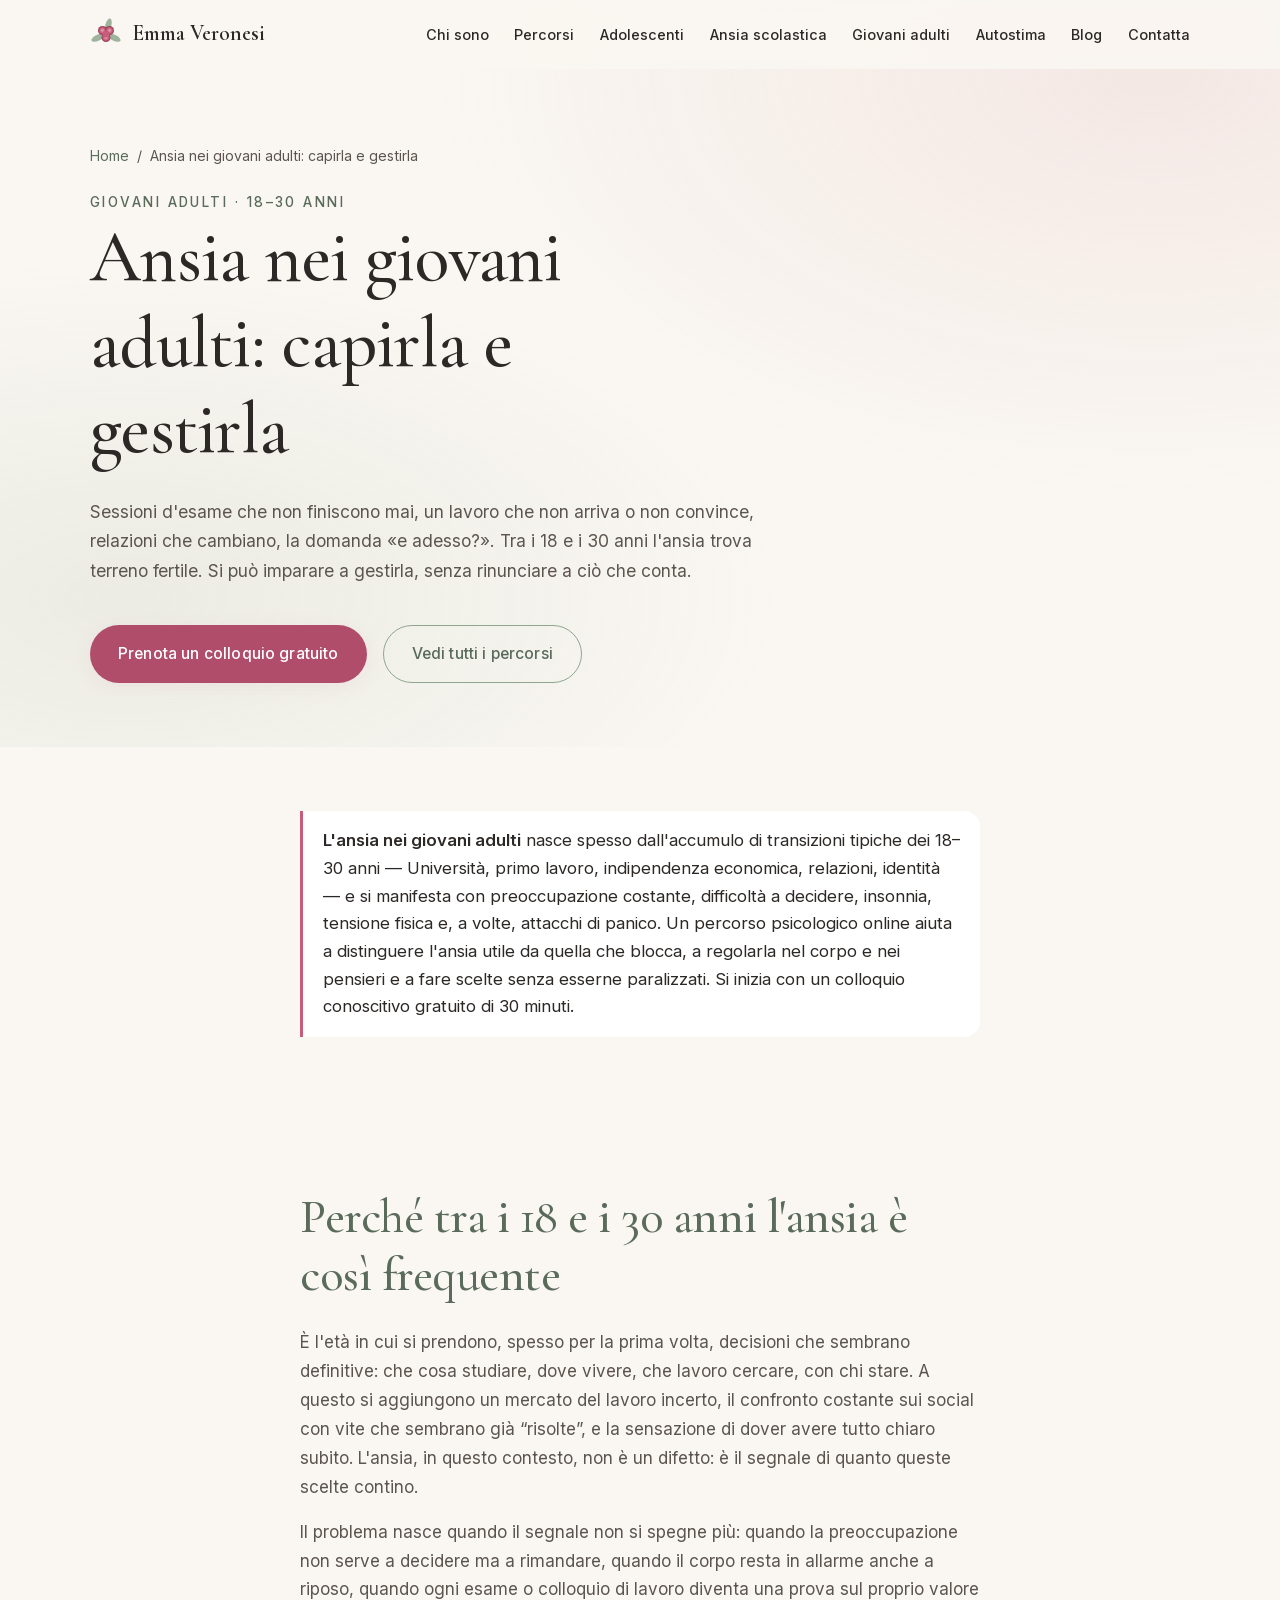
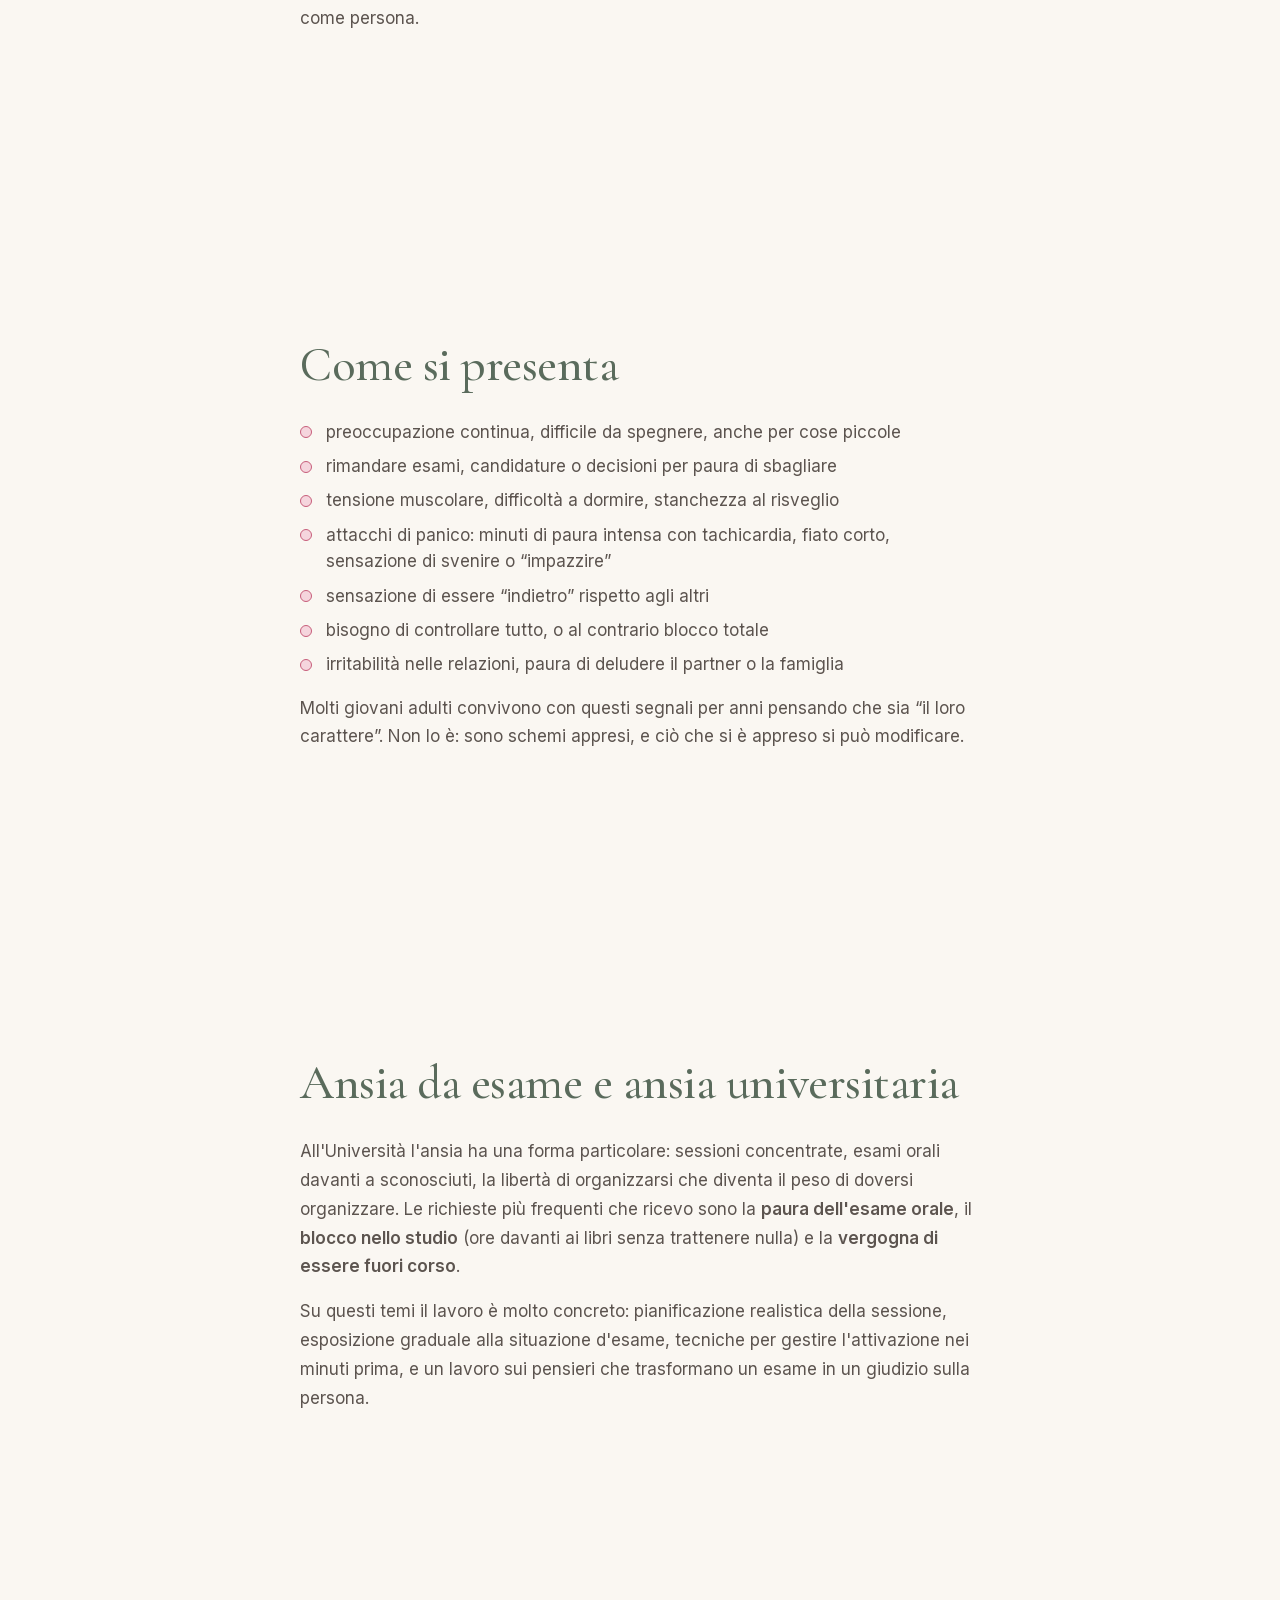
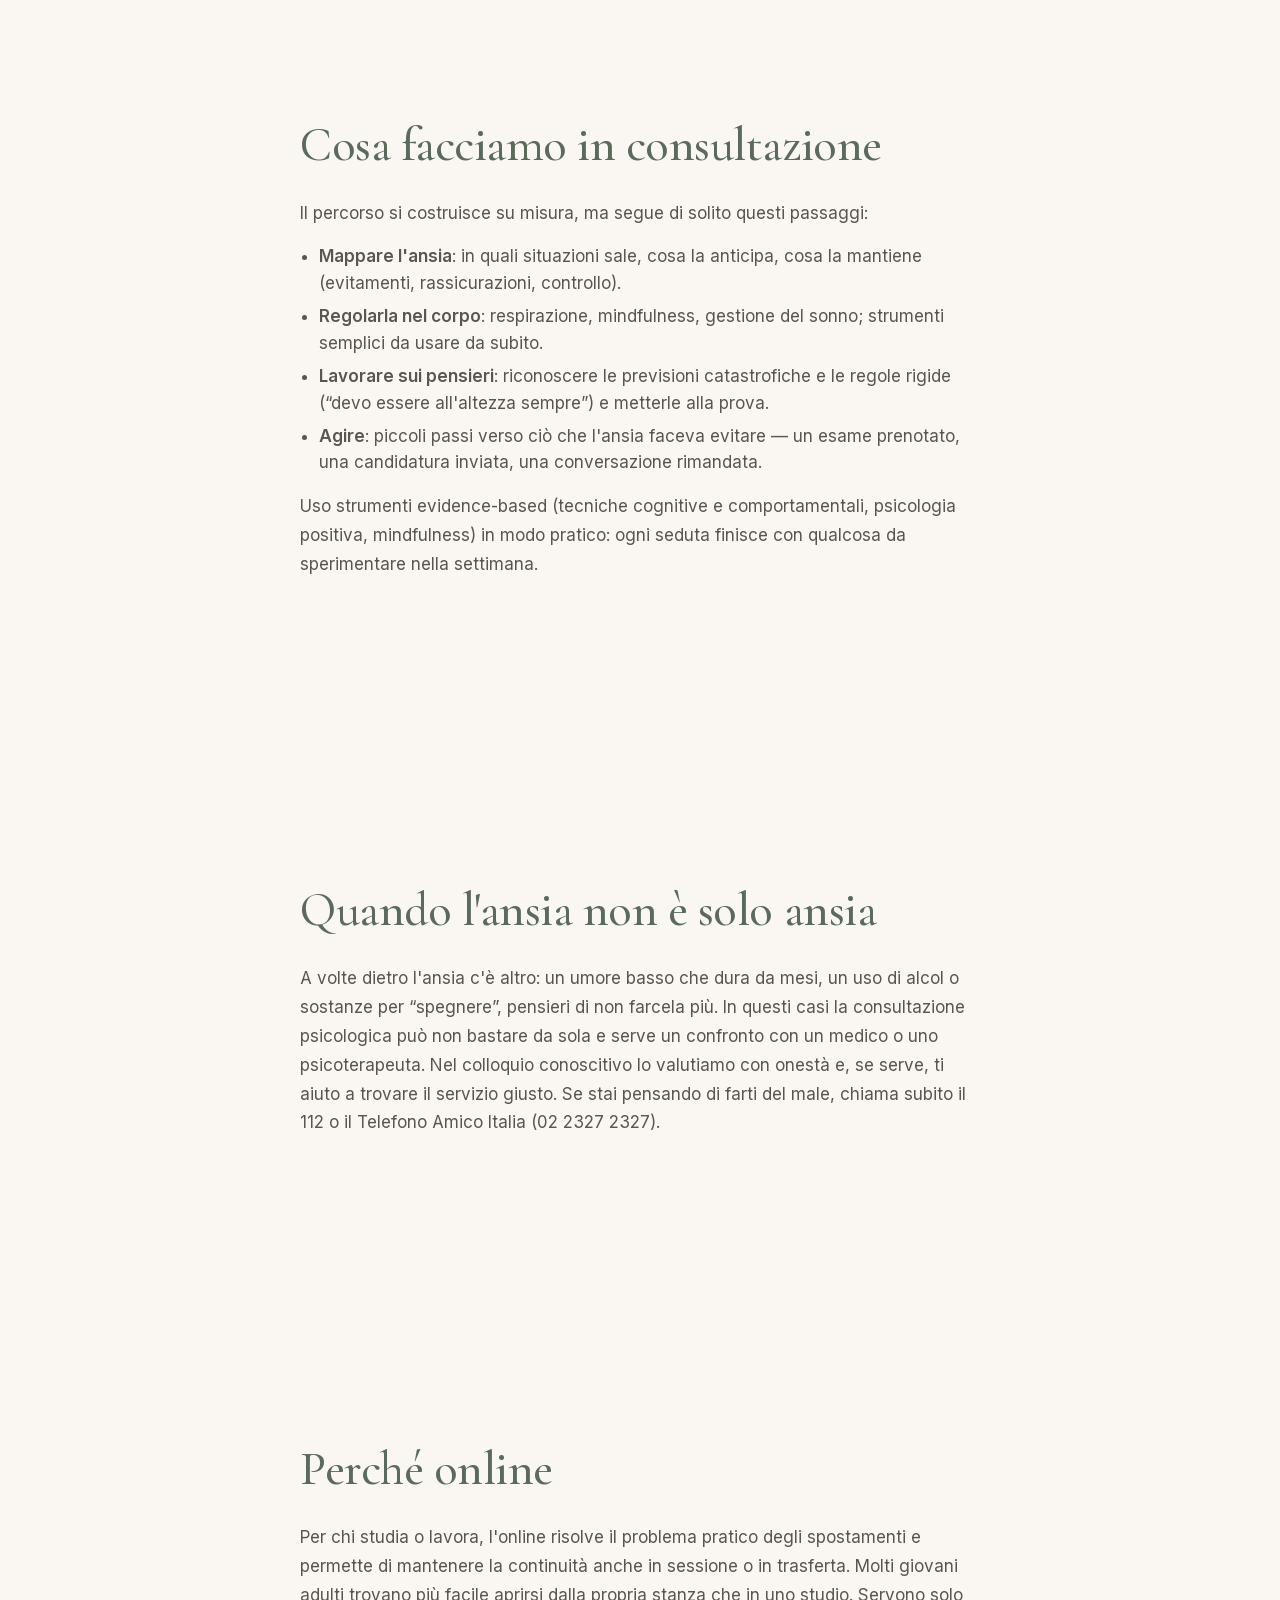
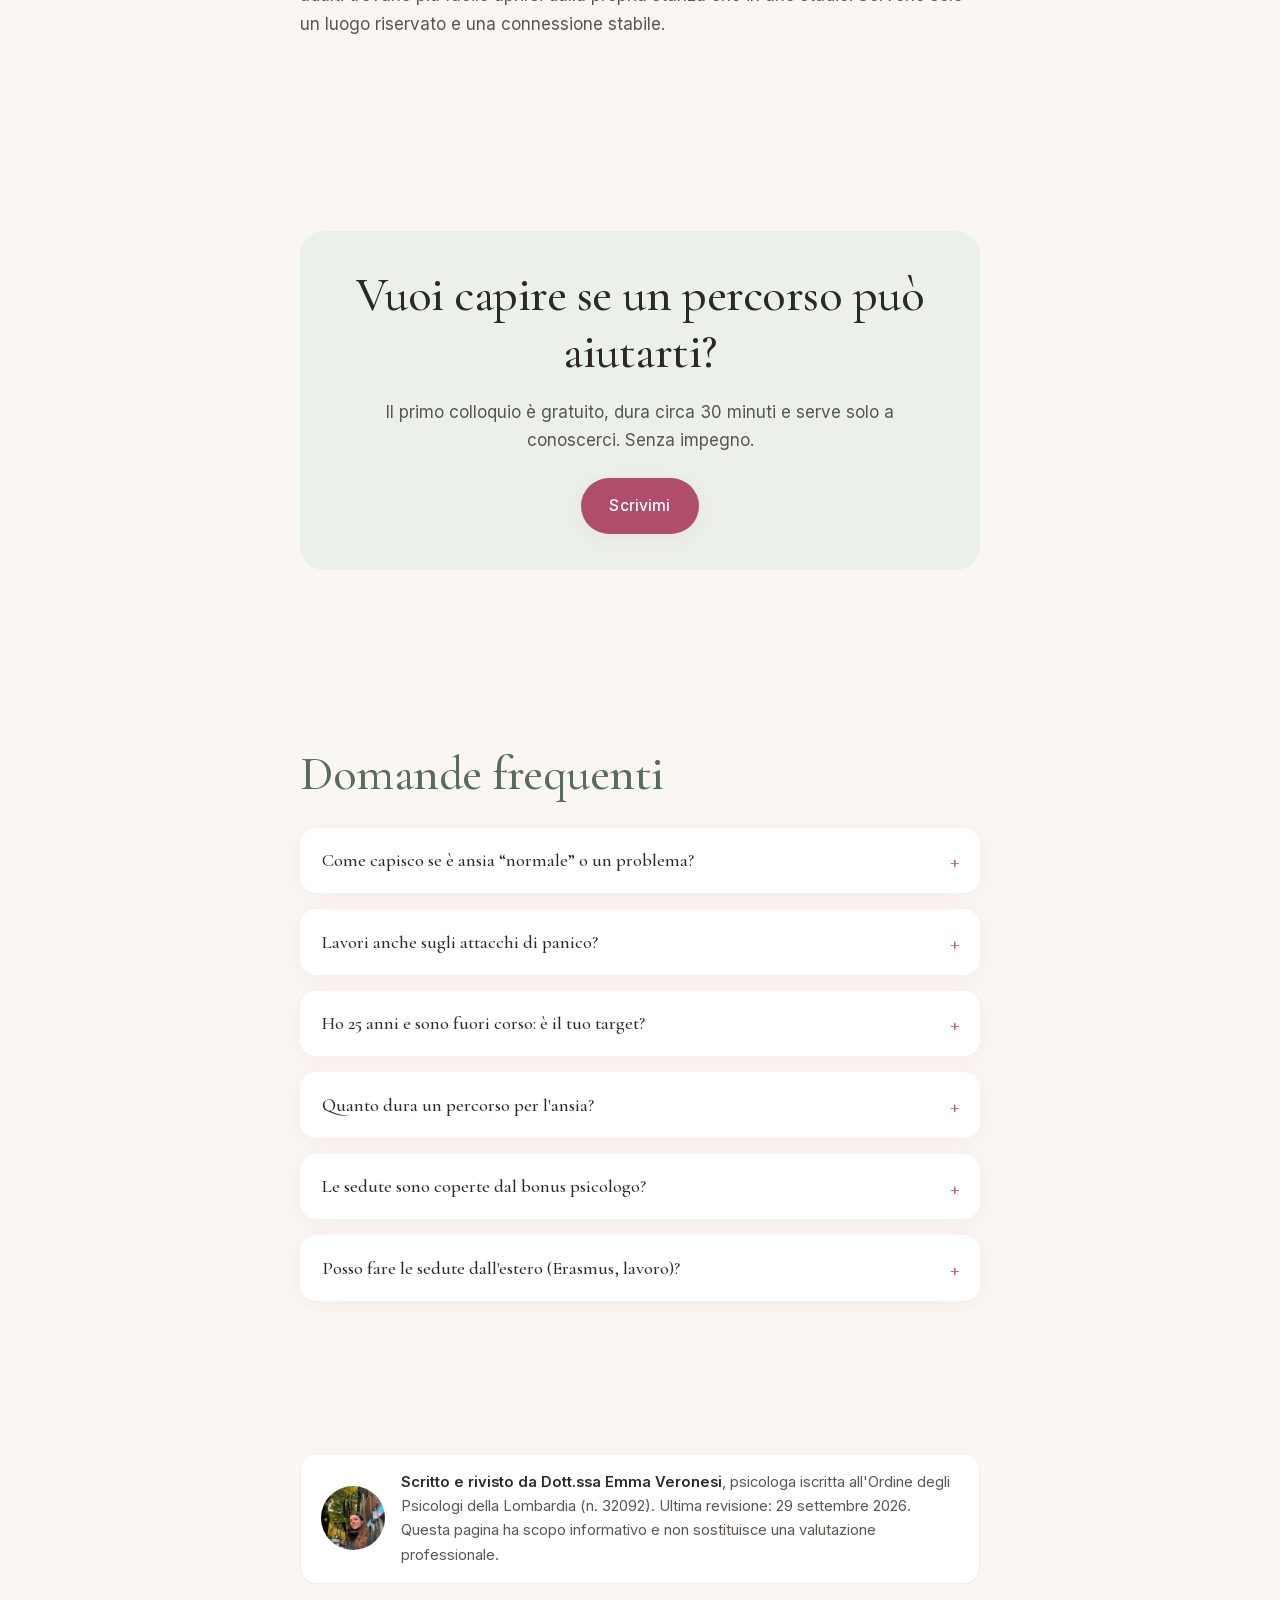
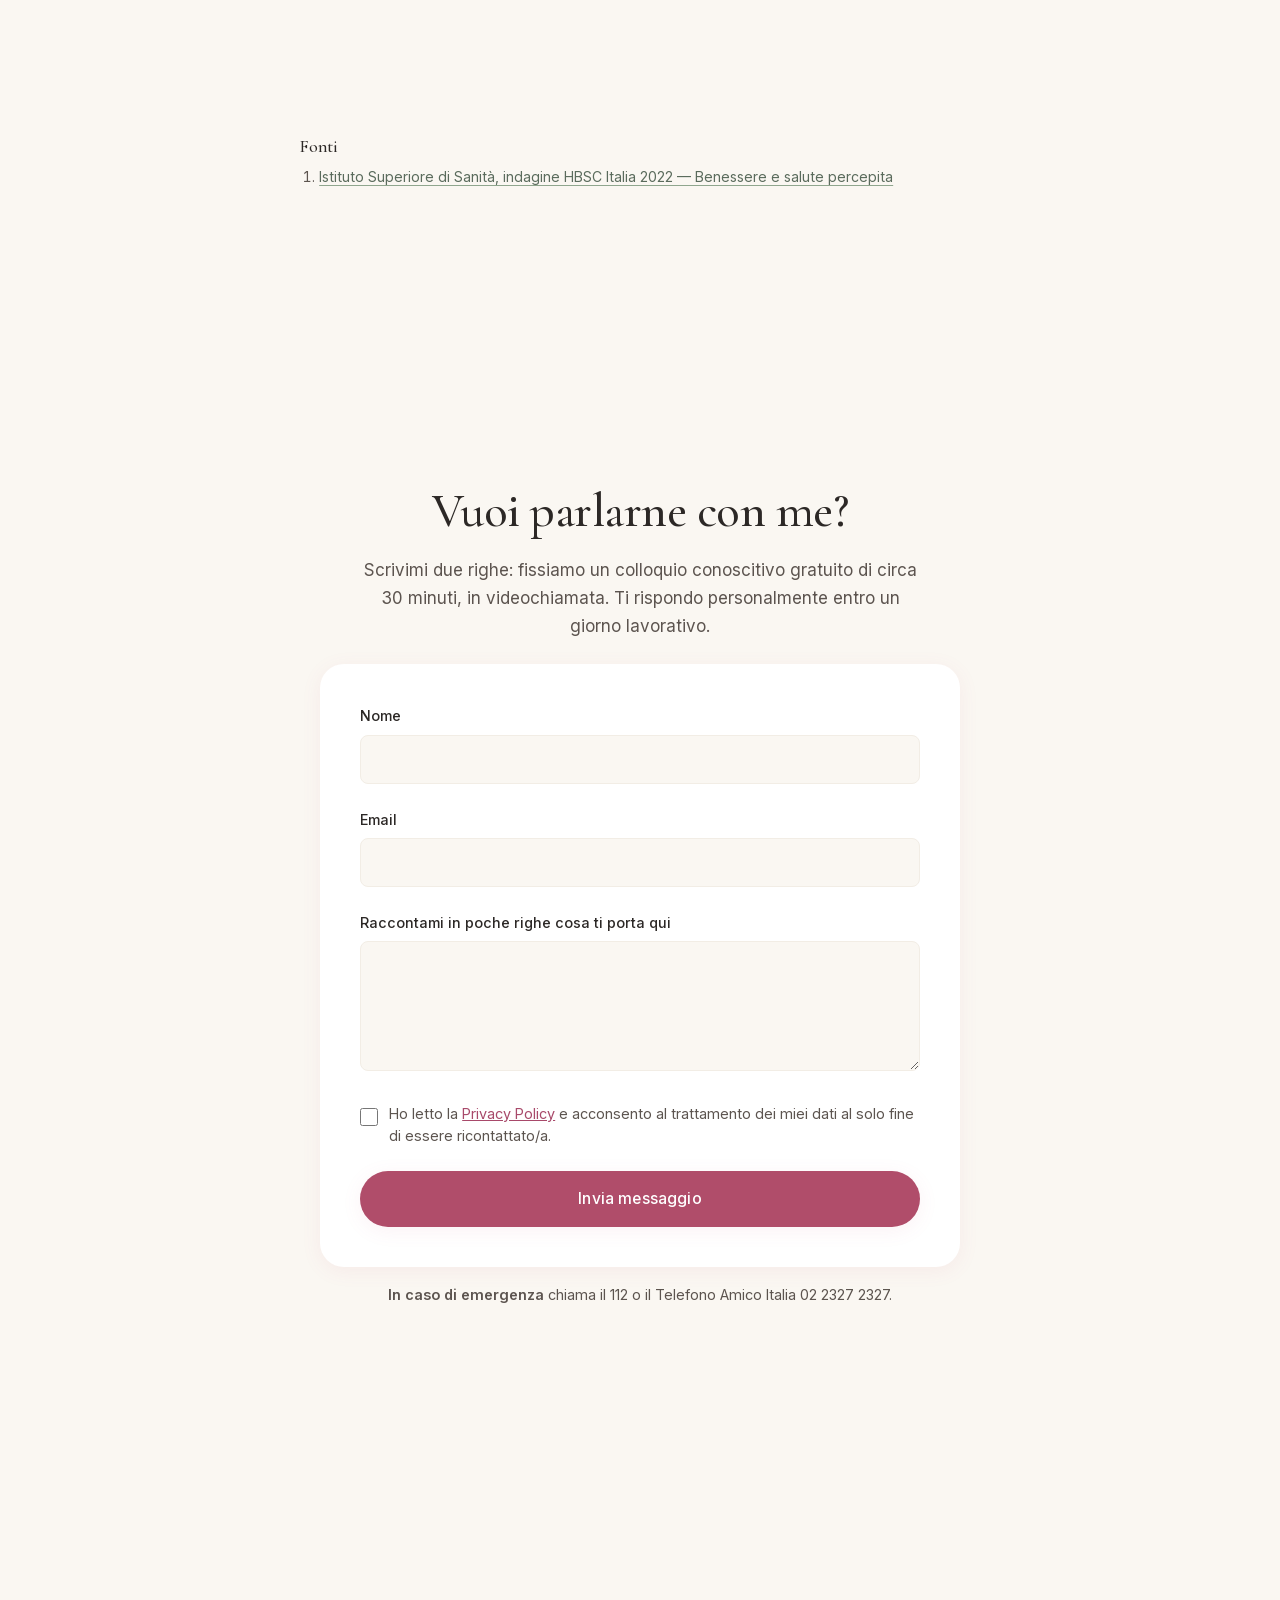
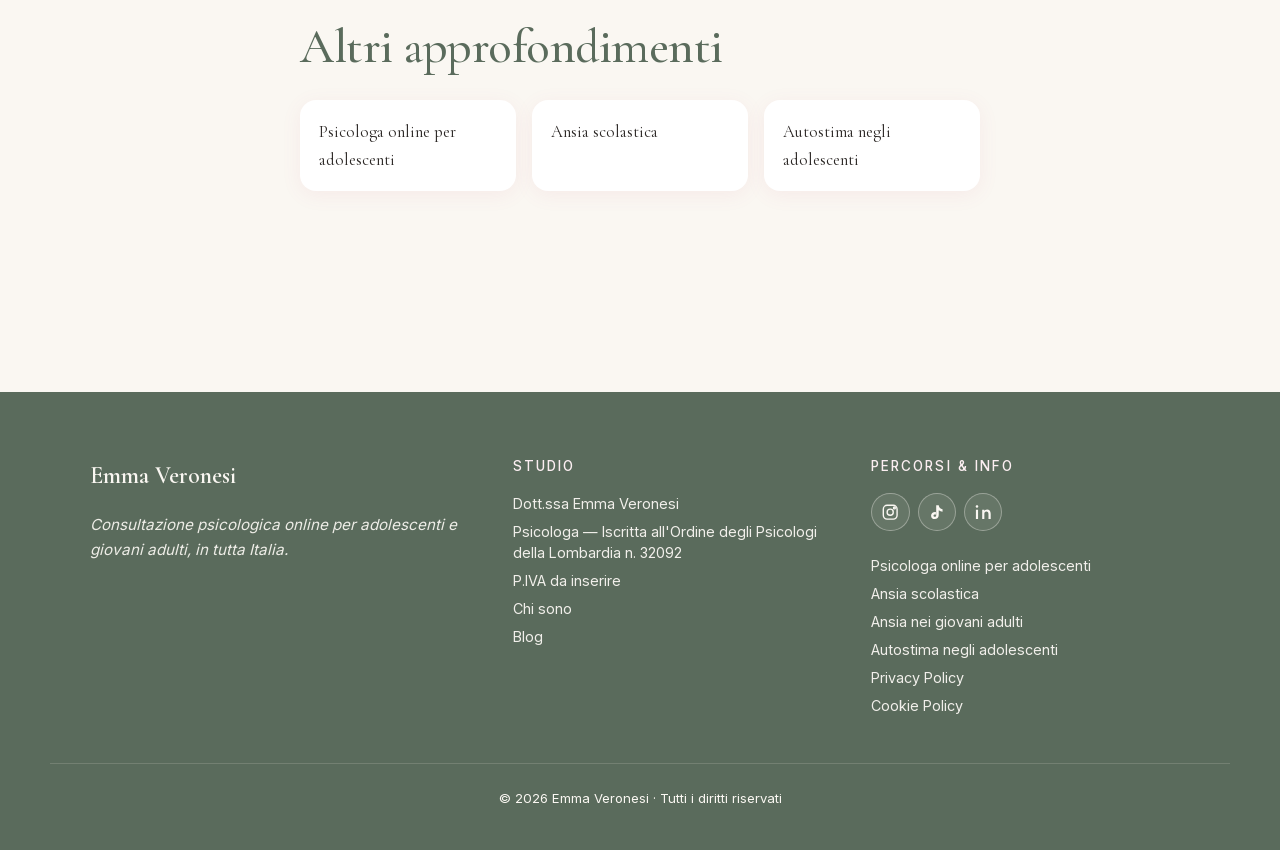
<file: ansia-giovani-adulti.html>
<!DOCTYPE html>
<html lang="it">
<head>
  <meta charset="UTF-8" />
  <meta name="viewport" content="width=device-width, initial-scale=1.0" />
  <meta name="theme-color" content="#FAF7F2" />
  <title>Ansia nei giovani adulti (18–30): psicologa online | Emma Veronesi</title>
  <meta name="description" content="Ansia a 20 anni tra Università, lavoro e scelte: come riconoscerla e cosa fare. Percorso psicologico online per giovani adulti, primo colloquio gratuito." />
  <meta name="robots" content="index, follow, max-image-preview:large, max-snippet:-1" />
  <meta name="author" content="Dott.ssa Emma Veronesi" />
  <link rel="canonical" href="https://emma-allenamente.com/ansia-giovani-adulti.html" />

  <meta property="og:site_name" content="Emma Veronesi — Psicologa online" />
  <meta property="og:title" content="Ansia nei giovani adulti (18–30): psicologa online | Emma Veronesi" />
  <meta property="og:description" content="Ansia a 20 anni tra Università, lavoro e scelte: come riconoscerla e cosa fare. Percorso psicologico online per giovani adulti, primo colloquio gratuito." />
  <meta property="og:image" content="https://emma-allenamente.com/assets/img/og-card.jpg" />
  <meta property="og:image:width" content="1200" />
  <meta property="og:image:height" content="630" />
  <meta property="og:image:alt" content="Camelia rosa, simbolo di Allenamente — Emma Veronesi psicologa" />
  <meta property="og:url" content="https://emma-allenamente.com/ansia-giovani-adulti.html" />
  <meta property="og:type" content="website" />
  <meta property="og:locale" content="it_IT" />
  <meta name="twitter:card" content="summary_large_image" />
  <meta name="twitter:title" content="Ansia nei giovani adulti (18–30): psicologa online | Emma Veronesi" />
  <meta name="twitter:description" content="Ansia a 20 anni tra Università, lavoro e scelte: come riconoscerla e cosa fare. Percorso psicologico online per giovani adulti, primo colloquio gratuito." />
  <meta name="twitter:image" content="https://emma-allenamente.com/assets/img/og-card.jpg" />

  <script type="application/ld+json">
{
  "@context": "https://schema.org",
  "@graph": [
    {
      "@type": "BreadcrumbList",
      "itemListElement": [
        {
          "@type": "ListItem",
          "position": 1,
          "name": "Home",
          "item": "https://emma-allenamente.com/"
        },
        {
          "@type": "ListItem",
          "position": 2,
          "name": "Ansia nei giovani adulti: capirla e gestirla",
          "item": "https://emma-allenamente.com/ansia-giovani-adulti.html"
        }
      ]
    },
    {
      "@type": "Service",
      "@id": "https://emma-allenamente.com/ansia-giovani-adulti.html#servizio",
      "name": "Percorso psicologico online per l'ansia nei giovani adulti",
      "serviceType": "Percorso psicologico online per l'ansia nei giovani adulti",
      "description": "Consultazione psicologica in videochiamata per giovani adulti dai 18 ai 30 anni: ansia generalizzata, ansia da esame, attacchi di panico, blocchi nello studio e nelle scelte.",
      "provider": {
        "@id": "https://emma-allenamente.com/#emma"
      },
      "broker": {
        "@id": "https://emma-allenamente.com/#studio"
      },
      "areaServed": {
        "@type": "Country",
        "name": "Italia"
      },
      "availableChannel": {
        "@type": "ServiceChannel",
        "name": "Videoseduta online",
        "serviceUrl": "https://emma-allenamente.com/ansia-giovani-adulti.html#contatta"
      },
      "audience": {
        "@type": "PeopleAudience",
        "audienceType": "adolescenti, giovani adulti e genitori"
      },
      "url": "https://emma-allenamente.com/ansia-giovani-adulti.html"
    },
    {
      "@type": "WebPage",
      "@id": "https://emma-allenamente.com/ansia-giovani-adulti.html",
      "url": "https://emma-allenamente.com/ansia-giovani-adulti.html",
      "name": "Ansia nei giovani adulti (18–30): psicologa online | Emma Veronesi",
      "description": "Ansia a 20 anni tra Università, lavoro e scelte: come riconoscerla e cosa fare. Percorso psicologico online per giovani adulti, primo colloquio gratuito.",
      "inLanguage": "it-IT",
      "isPartOf": {
        "@id": "https://emma-allenamente.com/#website"
      },
      "about": {
        "@id": "https://emma-allenamente.com/ansia-giovani-adulti.html#servizio"
      },
      "author": {
        "@id": "https://emma-allenamente.com/#emma"
      },
      "reviewedBy": {
        "@id": "https://emma-allenamente.com/#emma"
      },
      "dateModified": "2026-09-29",
      "primaryImageOfPage": {
        "@id": "https://emma-allenamente.com/#ritratto"
      }
    },
    {
      "@type": "FAQPage",
      "mainEntity": [
        {
          "@type": "Question",
          "name": "Come capisco se è ansia “normale” o un problema?",
          "acceptedAnswer": {
            "@type": "Answer",
            "text": "Guarda la durata e l'impatto: se da settimane la preoccupazione ti fa rimandare, dormire male o evitare situazioni importanti, non è più solo utile tensione. Un colloquio conoscitivo aiuta a fare chiarezza."
          }
        },
        {
          "@type": "Question",
          "name": "Lavori anche sugli attacchi di panico?",
          "acceptedAnswer": {
            "@type": "Answer",
            "text": "Sì. Gli attacchi di panico rispondono bene a un lavoro combinato su corpo (respirazione, gestione dell'attivazione) e pensieri (interpretazione dei sintomi). Se il quadro è complesso, valutiamo insieme il coinvolgimento di altri professionisti."
          }
        },
        {
          "@type": "Question",
          "name": "Ho 25 anni e sono fuori corso: è il tuo target?",
          "acceptedAnswer": {
            "@type": "Answer",
            "text": "Sì. Lavoro con giovani adulti fino ai 30 anni circa, e il blocco negli studi è uno dei motivi più frequenti di richiesta."
          }
        },
        {
          "@type": "Question",
          "name": "Quanto dura un percorso per l'ansia?",
          "acceptedAnswer": {
            "@type": "Answer",
            "text": "Dipende dagli obiettivi. Per l'ansia da esame o situazioni specifiche spesso bastano 6–10 incontri; per un'ansia più diffusa il percorso può durare qualche mese. Facciamo il punto regolarmente."
          }
        },
        {
          "@type": "Question",
          "name": "Le sedute sono coperte dal bonus psicologo?",
          "acceptedAnswer": {
            "@type": "Answer",
            "text": "Il bonus psicologo INPS copre sedute con professionisti iscritti nell'elenco degli psicoterapeuti. Chiedimi nel colloquio conoscitivo: ti dirò con chiarezza cosa è applicabile."
          }
        },
        {
          "@type": "Question",
          "name": "Posso fare le sedute dall'estero (Erasmus, lavoro)?",
          "acceptedAnswer": {
            "@type": "Answer",
            "text": "Sì, le sedute online si possono svolgere da qualsiasi luogo con una connessione stabile e uno spazio riservato."
          }
        }
      ]
    },
    {
      "@type": "Person",
      "@id": "https://emma-allenamente.com/#emma",
      "name": "Emma Veronesi",
      "givenName": "Emma",
      "familyName": "Veronesi",
      "honorificPrefix": "Dott.ssa",
      "jobTitle": "Psicologa",
      "description": "Psicologa iscritta all'Ordine degli Psicologi della Lombardia (n. 32092). Consultazione psicologica online per adolescenti e giovani adulti: ansia, scuola e Università, autostima, relazioni.",
      "url": "https://emma-allenamente.com/chi-sono.html",
      "image": {
        "@type": "ImageObject",
        "@id": "https://emma-allenamente.com/#ritratto",
        "url": "https://emma-allenamente.com/assets/img/emma-portrait-600.jpg",
        "width": 600,
        "height": 800,
        "caption": "Dott.ssa Emma Veronesi, psicologa"
      },
      "sameAs": [
        "https://www.instagram.com/allenamente.emma/",
        "https://www.tiktok.com/@allenamente.emma",
        "https://www.linkedin.com/in/emma-veronesi/",
        "https://www.opl.it/iscritti-ricerca-avanzata.php"
      ],
      "alumniOf": {
        "@type": "CollegeOrUniversity",
        "name": "Università Cattolica del Sacro Cuore",
        "sameAs": "https://www.unicatt.it/"
      },
      "hasCredential": [
        {
          "@type": "EducationalOccupationalCredential",
          "credentialCategory": "degree",
          "name": "Laurea magistrale in Psicologia per il Benessere: Empowerment, Riabilitazione e Tecnologie Positive",
          "recognizedBy": {
            "@type": "CollegeOrUniversity",
            "name": "Università Cattolica del Sacro Cuore"
          }
        },
        {
          "@type": "EducationalOccupationalCredential",
          "credentialCategory": "license",
          "name": "Iscrizione all'Albo degli Psicologi della Lombardia, n. 32092",
          "identifier": "32092",
          "recognizedBy": {
            "@type": "Organization",
            "name": "Ordine degli Psicologi della Lombardia",
            "url": "https://www.opl.it/"
          }
        }
      ],
      "knowsAbout": [
        "psicologia dell'adolescenza",
        "psicologia dei giovani adulti",
        "ansia",
        "ansia scolastica",
        "ansia da esame",
        "autostima",
        "gestione delle emozioni",
        "mindfulness",
        "psicologia positiva",
        "consultazione psicologica online"
      ],
      "knowsLanguage": [
        "it"
      ],
      "worksFor": {
        "@id": "https://emma-allenamente.com/#studio"
      }
    }
  ]
}
</script>

  <link rel="icon" type="image/svg+xml" href="assets/img/favicon.svg" />
  <!-- Font self-hosted (vedi assets/fonts/ e @font-face in styles.css) -->
  <link rel="preload" as="font" type="font/woff2" href="assets/fonts/cormorant-garamond-latin.woff2" crossorigin />
  <link rel="preload" as="font" type="font/woff2" href="assets/fonts/inter-latin.woff2" crossorigin />
  <link rel="stylesheet" href="assets/css/styles.css" />
</head>
<body>
  <header class="site-header">
    <nav class="nav container" aria-label="Navigazione principale">
      <a href="index.html" class="nav-brand" aria-label="Emma Veronesi - Home">
        <img src="assets/img/favicon.svg" alt="" aria-hidden="true" width="32" height="32" />
        <span>Emma Veronesi</span>
      </a>
      <button class="nav-toggle" aria-label="Apri menu" aria-expanded="false" aria-controls="primary-nav">
        <span></span><span></span><span></span>
      </button>
      <ul class="nav-links" id="primary-nav">
        <li><a href="chi-sono.html">Chi sono</a></li>
        <li><a href="index.html#servizi">Percorsi</a></li>
        <li><a href="psicologo-online-adolescenti.html">Adolescenti</a></li>
        <li><a href="ansia-scolastica.html">Ansia scolastica</a></li>
        <li><a href="ansia-giovani-adulti.html">Giovani adulti</a></li>
        <li><a href="autostima-adolescenti.html">Autostima</a></li>
        <li><a href="blog/index.html">Blog</a></li>
        <li><a href="index.html#contatta">Contatta</a></li>
      </ul>
    </nav>
  </header>

  <main>
    <section class="landing-hero">
      <div class="container">
        <nav class="breadcrumb" aria-label="Percorso di navigazione">
          <a href="index.html">Home</a>
          <span aria-hidden="true">/</span>
          <span>Ansia nei giovani adulti: capirla e gestirla</span>
        </nav>
        <p class="eyebrow">Giovani adulti · 18–30 anni</p>
        <h1>Ansia nei giovani adulti: capirla e gestirla</h1>
        <p class="landing-lead">Sessioni d'esame che non finiscono mai, un lavoro che non arriva o non convince, relazioni che cambiano, la domanda «e adesso?». Tra i 18 e i 30 anni l'ansia trova terreno fertile. Si può imparare a gestirla, senza rinunciare a ciò che conta.</p>
        <div class="hero-actions">
          <a href="#contatta" class="btn btn-primary">Prenota un colloquio gratuito</a>
          <a href="index.html#servizi" class="btn btn-secondary">Vedi tutti i percorsi</a>
        </div>
      </div>
    </section>

    <section class="landing-body">
      <div class="container landing-narrow">
        <p class="risposta-diretta"><strong>L'ansia nei giovani adulti</strong> nasce spesso dall'accumulo di transizioni tipiche dei 18–30 anni — Università, primo lavoro, indipendenza economica, relazioni, identità — e si manifesta con preoccupazione costante, difficoltà a decidere, insonnia, tensione fisica e, a volte, attacchi di panico. Un percorso psicologico online aiuta a distinguere l'ansia utile da quella che blocca, a regolarla nel corpo e nei pensieri e a fare scelte senza esserne paralizzati. Si inizia con un colloquio conoscitivo gratuito di 30 minuti.</p>

        <section class="landing-block">
          <h2>Perché tra i 18 e i 30 anni l'ansia è così frequente</h2>
          <p>È l'età in cui si prendono, spesso per la prima volta, decisioni che sembrano definitive: che cosa studiare, dove vivere, che lavoro cercare, con chi stare. A questo si aggiungono un mercato del lavoro incerto, il confronto costante sui social con vite che sembrano già “risolte”, e la sensazione di dover avere tutto chiaro subito. L'ansia, in questo contesto, non è un difetto: è il segnale di quanto queste scelte contino.</p>
          <p>Il problema nasce quando il segnale non si spegne più: quando la preoccupazione non serve a decidere ma a rimandare, quando il corpo resta in allarme anche a riposo, quando ogni esame o colloquio di lavoro diventa una prova sul proprio valore come persona.</p>
        </section>
        <section class="landing-block">
          <h2>Come si presenta</h2>
          <ul class="landing-check">
            <li>preoccupazione continua, difficile da spegnere, anche per cose piccole</li>
            <li>rimandare esami, candidature o decisioni per paura di sbagliare</li>
            <li>tensione muscolare, difficoltà a dormire, stanchezza al risveglio</li>
            <li>attacchi di panico: minuti di paura intensa con tachicardia, fiato corto, sensazione di svenire o “impazzire”</li>
            <li>sensazione di essere “indietro” rispetto agli altri</li>
            <li>bisogno di controllare tutto, o al contrario blocco totale</li>
            <li>irritabilità nelle relazioni, paura di deludere il partner o la famiglia</li>
          </ul>
          <p>Molti giovani adulti convivono con questi segnali per anni pensando che sia “il loro carattere”. Non lo è: sono schemi appresi, e ciò che si è appreso si può modificare.</p>
        </section>
        <section class="landing-block">
          <h2>Ansia da esame e ansia universitaria</h2>
          <p>All'Università l'ansia ha una forma particolare: sessioni concentrate, esami orali davanti a sconosciuti, la libertà di organizzarsi che diventa il peso di doversi organizzare. Le richieste più frequenti che ricevo sono la <strong>paura dell'esame orale</strong>, il <strong>blocco nello studio</strong> (ore davanti ai libri senza trattenere nulla) e la <strong>vergogna di essere fuori corso</strong>.</p>
          <p>Su questi temi il lavoro è molto concreto: pianificazione realistica della sessione, esposizione graduale alla situazione d'esame, tecniche per gestire l'attivazione nei minuti prima, e un lavoro sui pensieri che trasformano un esame in un giudizio sulla persona.</p>
        </section>
        <section class="landing-block">
          <h2>Cosa facciamo in consultazione</h2>
          <p>Il percorso si costruisce su misura, ma segue di solito questi passaggi:</p>
          <ol class="landing-list">
            <li><strong>Mappare l'ansia</strong>: in quali situazioni sale, cosa la anticipa, cosa la mantiene (evitamenti, rassicurazioni, controllo).</li>
            <li><strong>Regolarla nel corpo</strong>: respirazione, mindfulness, gestione del sonno; strumenti semplici da usare da subito.</li>
            <li><strong>Lavorare sui pensieri</strong>: riconoscere le previsioni catastrofiche e le regole rigide (“devo essere all'altezza sempre”) e metterle alla prova.</li>
            <li><strong>Agire</strong>: piccoli passi verso ciò che l'ansia faceva evitare — un esame prenotato, una candidatura inviata, una conversazione rimandata.</li>
          </ol>
          <p>Uso strumenti evidence-based (tecniche cognitive e comportamentali, psicologia positiva, mindfulness) in modo pratico: ogni seduta finisce con qualcosa da sperimentare nella settimana.</p>
        </section>
        <section class="landing-block">
          <h2>Quando l'ansia non è solo ansia</h2>
          <p>A volte dietro l'ansia c'è altro: un umore basso che dura da mesi, un uso di alcol o sostanze per “spegnere”, pensieri di non farcela più. In questi casi la consultazione psicologica può non bastare da sola e serve un confronto con un medico o uno psicoterapeuta. Nel colloquio conoscitivo lo valutiamo con onestà e, se serve, ti aiuto a trovare il servizio giusto. Se stai pensando di farti del male, chiama subito il 112 o il Telefono Amico Italia (02 2327 2327).</p>
        </section>
        <section class="landing-block">
          <h2>Perché online</h2>
          <p>Per chi studia o lavora, l'online risolve il problema pratico degli spostamenti e permette di mantenere la continuità anche in sessione o in trasferta. Molti giovani adulti trovano più facile aprirsi dalla propria stanza che in uno studio. Servono solo un luogo riservato e una connessione stabile.</p>
        </section>

        <aside class="landing-cta">
          <h2>Vuoi capire se un percorso può aiutarti?</h2>
          <p>Il primo colloquio è gratuito, dura circa 30 minuti e serve solo a conoscerci. Senza impegno.</p>
          <a href="#contatta" class="btn btn-primary">Scrivimi</a>
        </aside>

        <section class="landing-faq" id="faq">
          <h2>Domande frequenti</h2>
          <div class="faq-list">
          <details class="faq-item">
            <summary>Come capisco se è ansia “normale” o un problema?</summary>
            <p>Guarda la durata e l'impatto: se da settimane la preoccupazione ti fa rimandare, dormire male o evitare situazioni importanti, non è più solo utile tensione. Un colloquio conoscitivo aiuta a fare chiarezza.</p>
          </details>
          <details class="faq-item">
            <summary>Lavori anche sugli attacchi di panico?</summary>
            <p>Sì. Gli attacchi di panico rispondono bene a un lavoro combinato su corpo (respirazione, gestione dell'attivazione) e pensieri (interpretazione dei sintomi). Se il quadro è complesso, valutiamo insieme il coinvolgimento di altri professionisti.</p>
          </details>
          <details class="faq-item">
            <summary>Ho 25 anni e sono fuori corso: è il tuo target?</summary>
            <p>Sì. Lavoro con giovani adulti fino ai 30 anni circa, e il blocco negli studi è uno dei motivi più frequenti di richiesta.</p>
          </details>
          <details class="faq-item">
            <summary>Quanto dura un percorso per l'ansia?</summary>
            <p>Dipende dagli obiettivi. Per l'ansia da esame o situazioni specifiche spesso bastano 6–10 incontri; per un'ansia più diffusa il percorso può durare qualche mese. Facciamo il punto regolarmente.</p>
          </details>
          <details class="faq-item">
            <summary>Le sedute sono coperte dal bonus psicologo?</summary>
            <p>Il bonus psicologo INPS copre sedute con professionisti iscritti nell'elenco degli psicoterapeuti. Chiedimi nel colloquio conoscitivo: ti dirò con chiarezza cosa è applicabile.</p>
          </details>
          <details class="faq-item">
            <summary>Posso fare le sedute dall'estero (Erasmus, lavoro)?</summary>
            <p>Sì, le sedute online si possono svolgere da qualsiasi luogo con una connessione stabile e uno spazio riservato.</p>
          </details>
          </div>
        </section>

        <aside class="autore-box" aria-label="Autrice e revisione">
          <img src="assets/img/emma-portrait-300.jpg" alt="Dott.ssa Emma Veronesi" width="64" height="64" loading="lazy" />
          <p><strong>Scritto e rivisto da <a href="chi-sono.html">Dott.ssa Emma Veronesi</a></strong>, psicologa iscritta all'Ordine degli Psicologi della Lombardia (n. 32092). Ultima revisione: <time datetime="2026-09-29">29 settembre 2026</time>. Questa pagina ha scopo informativo e non sostituisce una valutazione professionale.</p>
        </aside>

        <section class="fonti" aria-label="Fonti">
          <h2 style="font-size:1.1rem;margin-bottom:0.5rem">Fonti</h2>
          <ol>
            <li><a href="https://www.epicentro.iss.it/hbsc/indagine-2022-benessere" target="_blank" rel="noopener">Istituto Superiore di Sanità, indagine HBSC Italia 2022 — Benessere e salute percepita</a></li>
          </ol>
        </section>

        <section class="landing-form" id="contatta">
          <h2>Vuoi parlarne con me?</h2>
          <p>Scrivimi due righe: fissiamo un colloquio conoscitivo gratuito di circa 30 minuti, in videochiamata. Ti rispondo personalmente entro un giorno lavorativo.</p>
          <form class="contatta-form" id="contatta-form" novalidate>
            <input type="hidden" name="pagina" value="ansia-giovani-adulti" />
            <div class="form-row">
              <label for="name">Nome</label>
              <input type="text" id="name" name="name" required autocomplete="name" />
            </div>
            <div class="form-row">
              <label for="email">Email</label>
              <input type="email" id="email" name="email" required autocomplete="email" />
            </div>
            <div class="form-row">
              <label for="message">Raccontami in poche righe cosa ti porta qui</label>
              <textarea id="message" name="message" required rows="4"></textarea>
            </div>
            <div class="form-row honeypot" aria-hidden="true">
              <label for="botcheck">Lascia vuoto</label>
              <input type="text" id="botcheck" name="botcheck" tabindex="-1" autocomplete="off" />
            </div>
            <label class="form-consent">
              <input type="checkbox" name="consenso" required />
              <span>Ho letto la <a href="privacy.html">Privacy Policy</a> e acconsento al trattamento dei miei dati al solo fine di essere ricontattato/a.</span>
            </label>
            <button type="submit" class="btn btn-primary" style="width:100%">Invia messaggio</button>
            <div class="form-feedback" id="form-feedback" role="status" aria-live="polite"></div>
          </form>
          <p style="margin-top:1rem;font-size:0.9rem"><strong>In caso di emergenza</strong> chiama il 112 o il Telefono Amico Italia 02 2327 2327.</p>
        </section>

        <section class="related-paths">
          <h2>Altri approfondimenti</h2>
          <div class="related-grid">
          <a class="related-card" href="psicologo-online-adolescenti.html"><span>Psicologa online per adolescenti</span></a>
          <a class="related-card" href="ansia-scolastica.html"><span>Ansia scolastica</span></a>
          <a class="related-card" href="autostima-adolescenti.html"><span>Autostima negli adolescenti</span></a>
          </div>
        </section>
      </div>
    </section>
  </main>

  <!--
    ===========================================================
    FOOTER — dati professionali obbligatori per legge
    ===========================================================
    DATI DA AGGIORNARE: P.IVA (cerca "P.IVA da inserire").
  -->
  <footer class="site-footer">
    <div class="container">
      <div>
        <div class="footer-brand">Emma Veronesi</div>
        <p class="footer-tagline">Consultazione psicologica online per adolescenti e giovani adulti, in tutta Italia.</p>
      </div>

      <div class="footer-col">
        <p class="h5">Studio</p>
        <p>Dott.ssa Emma Veronesi</p>
        <p>Psicologa — Iscritta all'Ordine degli Psicologi della Lombardia n. 32092</p>
        <p>P.IVA da inserire</p>
        <p><a href="chi-sono.html">Chi sono</a></p>
        <p><a href="blog/index.html">Blog</a></p>
      </div>

      <div class="footer-col">
        <p class="h5">Percorsi &amp; Info</p>
        <div class="footer-social-links" aria-label="Canali social">
          <a class="social-icon-link social-instagram" href="https://www.instagram.com/allenamente.emma/" target="_blank" rel="noopener me" aria-label="Instagram di allenamente.emma">
            <svg viewBox="0 0 24 24" aria-hidden="true">
              <rect x="3" y="3" width="18" height="18" rx="5" />
              <circle cx="12" cy="12" r="4" />
              <circle cx="17.5" cy="6.5" r="1.2" />
            </svg>
          </a>
          <a class="social-icon-link social-tiktok" href="https://www.tiktok.com/@allenamente.emma" target="_blank" rel="noopener me" aria-label="TikTok di allenamente.emma">
            <svg viewBox="0 0 24 24" aria-hidden="true">
              <path d="M14 3c.4 3 2.1 4.9 5 5.2v3.1c-1.8-.1-3.4-.7-5-1.8v6.2c0 3.2-2.2 5.3-5.2 5.3-2.8 0-4.8-1.9-4.8-4.5 0-2.8 2.2-4.7 5.2-4.7.4 0 .8 0 1.1.1v3.3c-.4-.1-.8-.2-1.2-.2-1.1 0-1.9.6-1.9 1.5s.7 1.5 1.7 1.5c1.1 0 1.8-.7 1.8-2V3h3.3Z" />
            </svg>
          </a>
          <a class="social-icon-link social-linkedin" href="https://www.linkedin.com/in/emma-veronesi/" target="_blank" rel="noopener me" aria-label="LinkedIn di Emma Veronesi">
            <svg viewBox="0 0 24 24" aria-hidden="true">
              <path d="M5.3 8.7H2.5V21h2.8V8.7ZM3.9 3C2.9 3 2.2 3.7 2.2 4.6s.7 1.6 1.7 1.6 1.7-.7 1.7-1.6S4.9 3 3.9 3ZM21.8 14c0-3.7-2-5.6-4.7-5.6-2.1 0-3.1 1.2-3.6 2V8.7h-2.8V21h2.8v-6.8c0-1.8 1-3 2.5-3s2.9 1.1 2.9 3.1V21h2.9v-7Z" />
            </svg>
          </a>
        </div>
        <p><a href="psicologo-online-adolescenti.html">Psicologa online per adolescenti</a></p>
        <p><a href="ansia-scolastica.html">Ansia scolastica</a></p>
        <p><a href="ansia-giovani-adulti.html">Ansia nei giovani adulti</a></p>
        <p><a href="autostima-adolescenti.html">Autostima negli adolescenti</a></p>
        <p><a href="privacy.html">Privacy Policy</a></p>
        <p><a href="cookie.html">Cookie Policy</a></p>
      </div>
    </div>

    <div class="footer-bottom">
      © <span data-year>2026</span> Emma Veronesi · Tutti i diritti riservati
    </div>
  </footer>

  <script src="assets/js/config.js"></script>
  <script src="assets/js/main.js"></script>
</body>
</html>
</file>
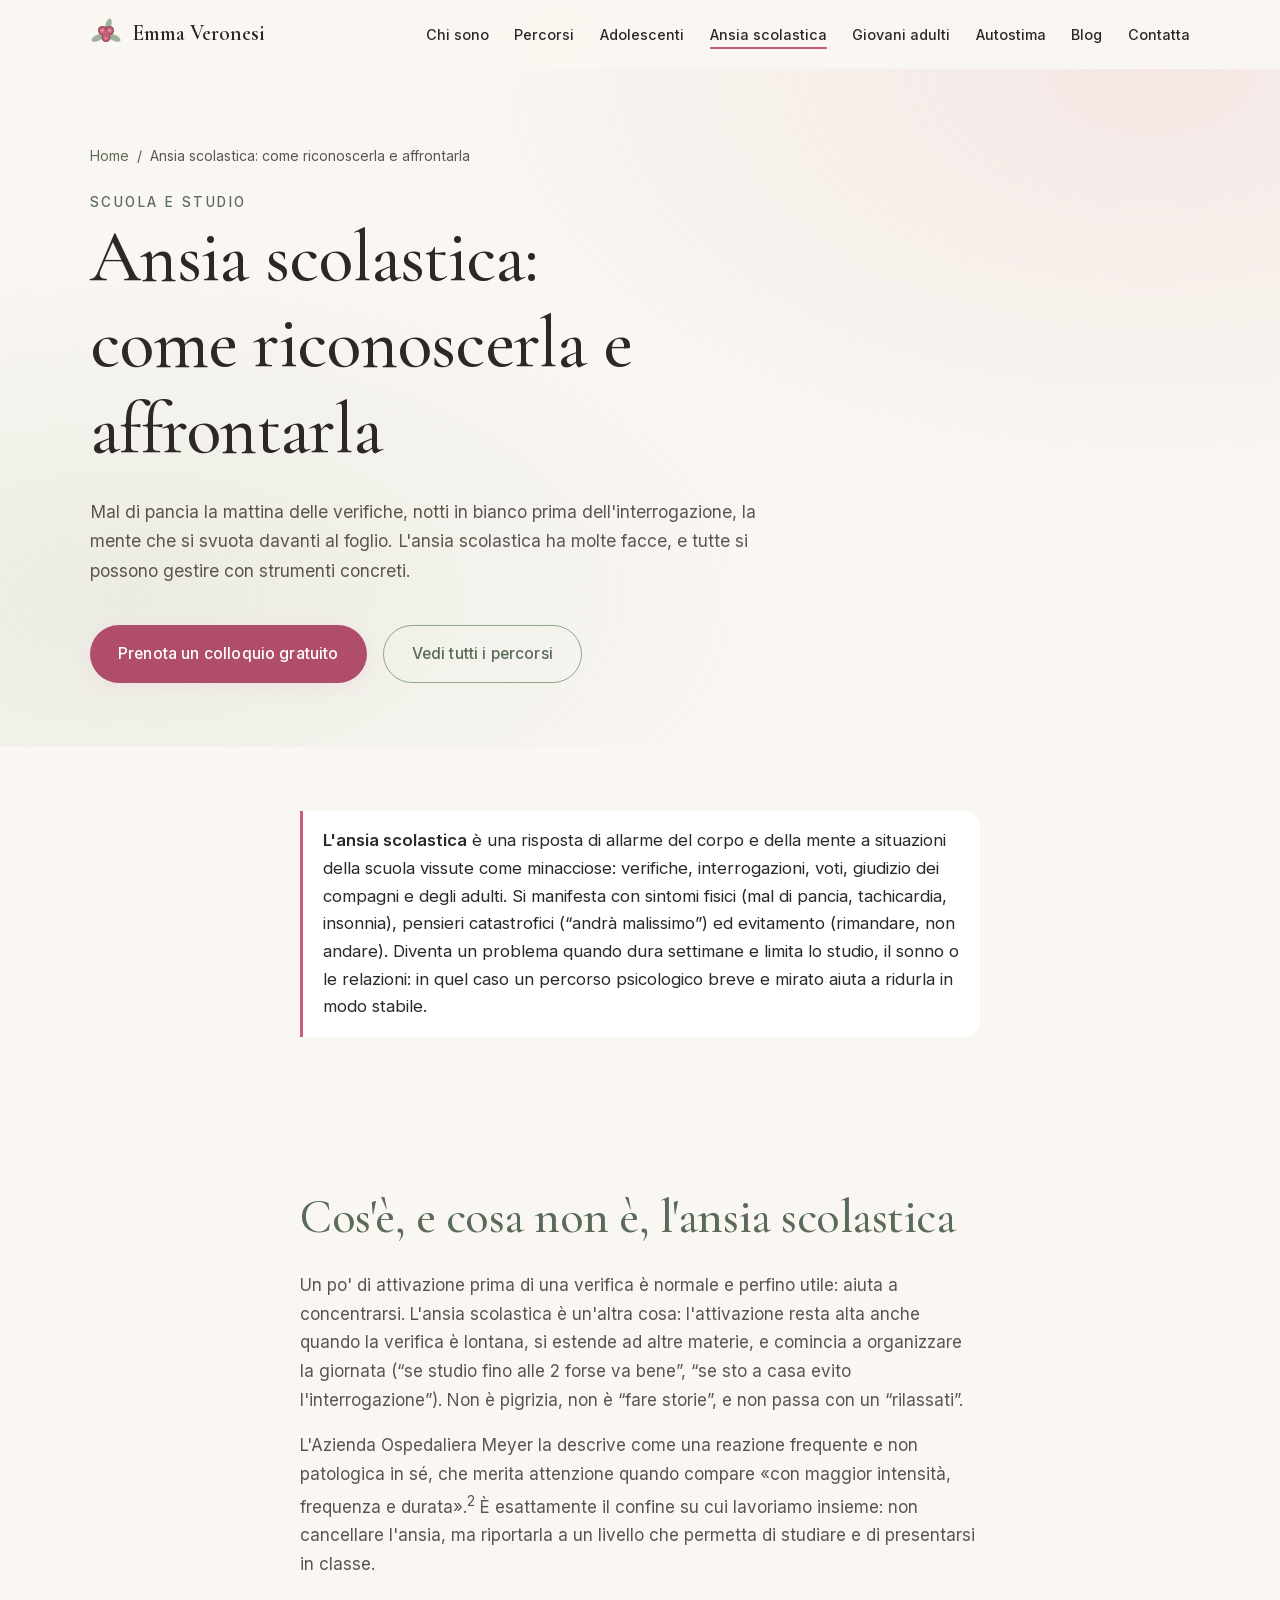
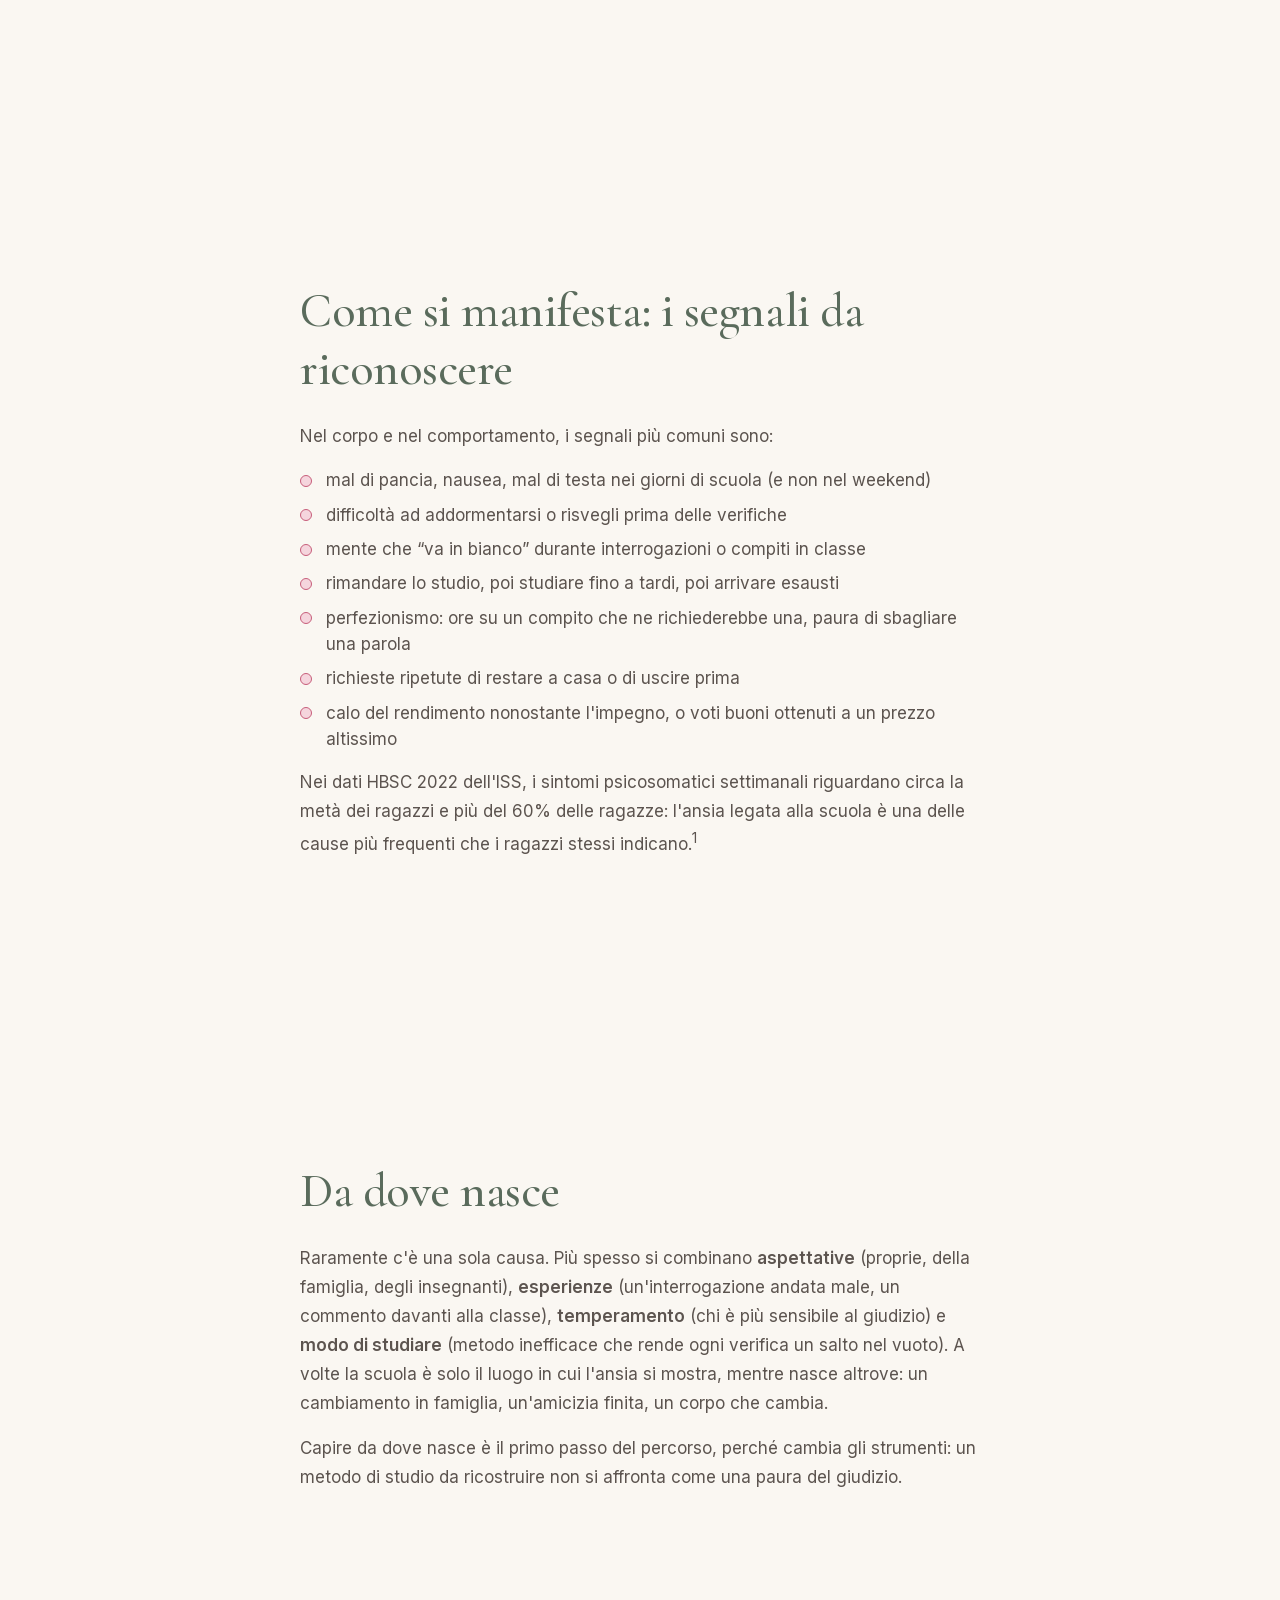
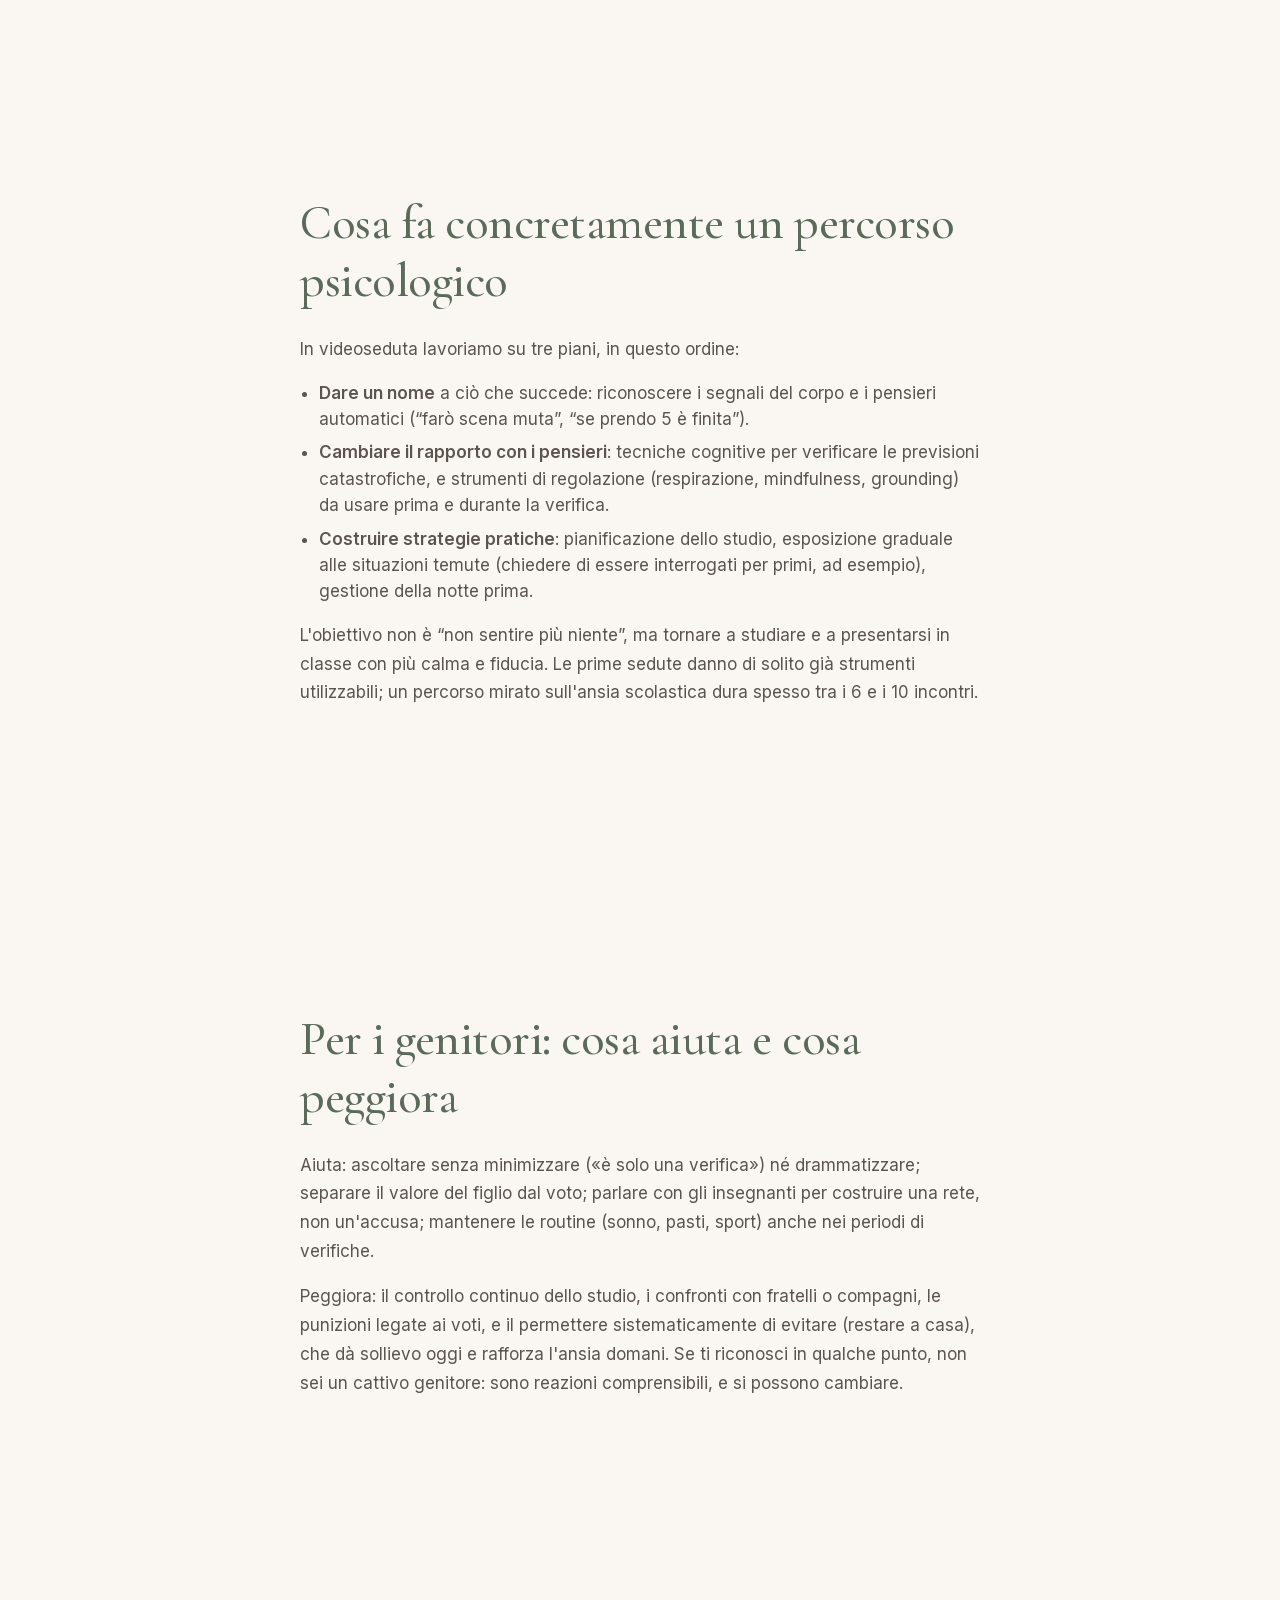
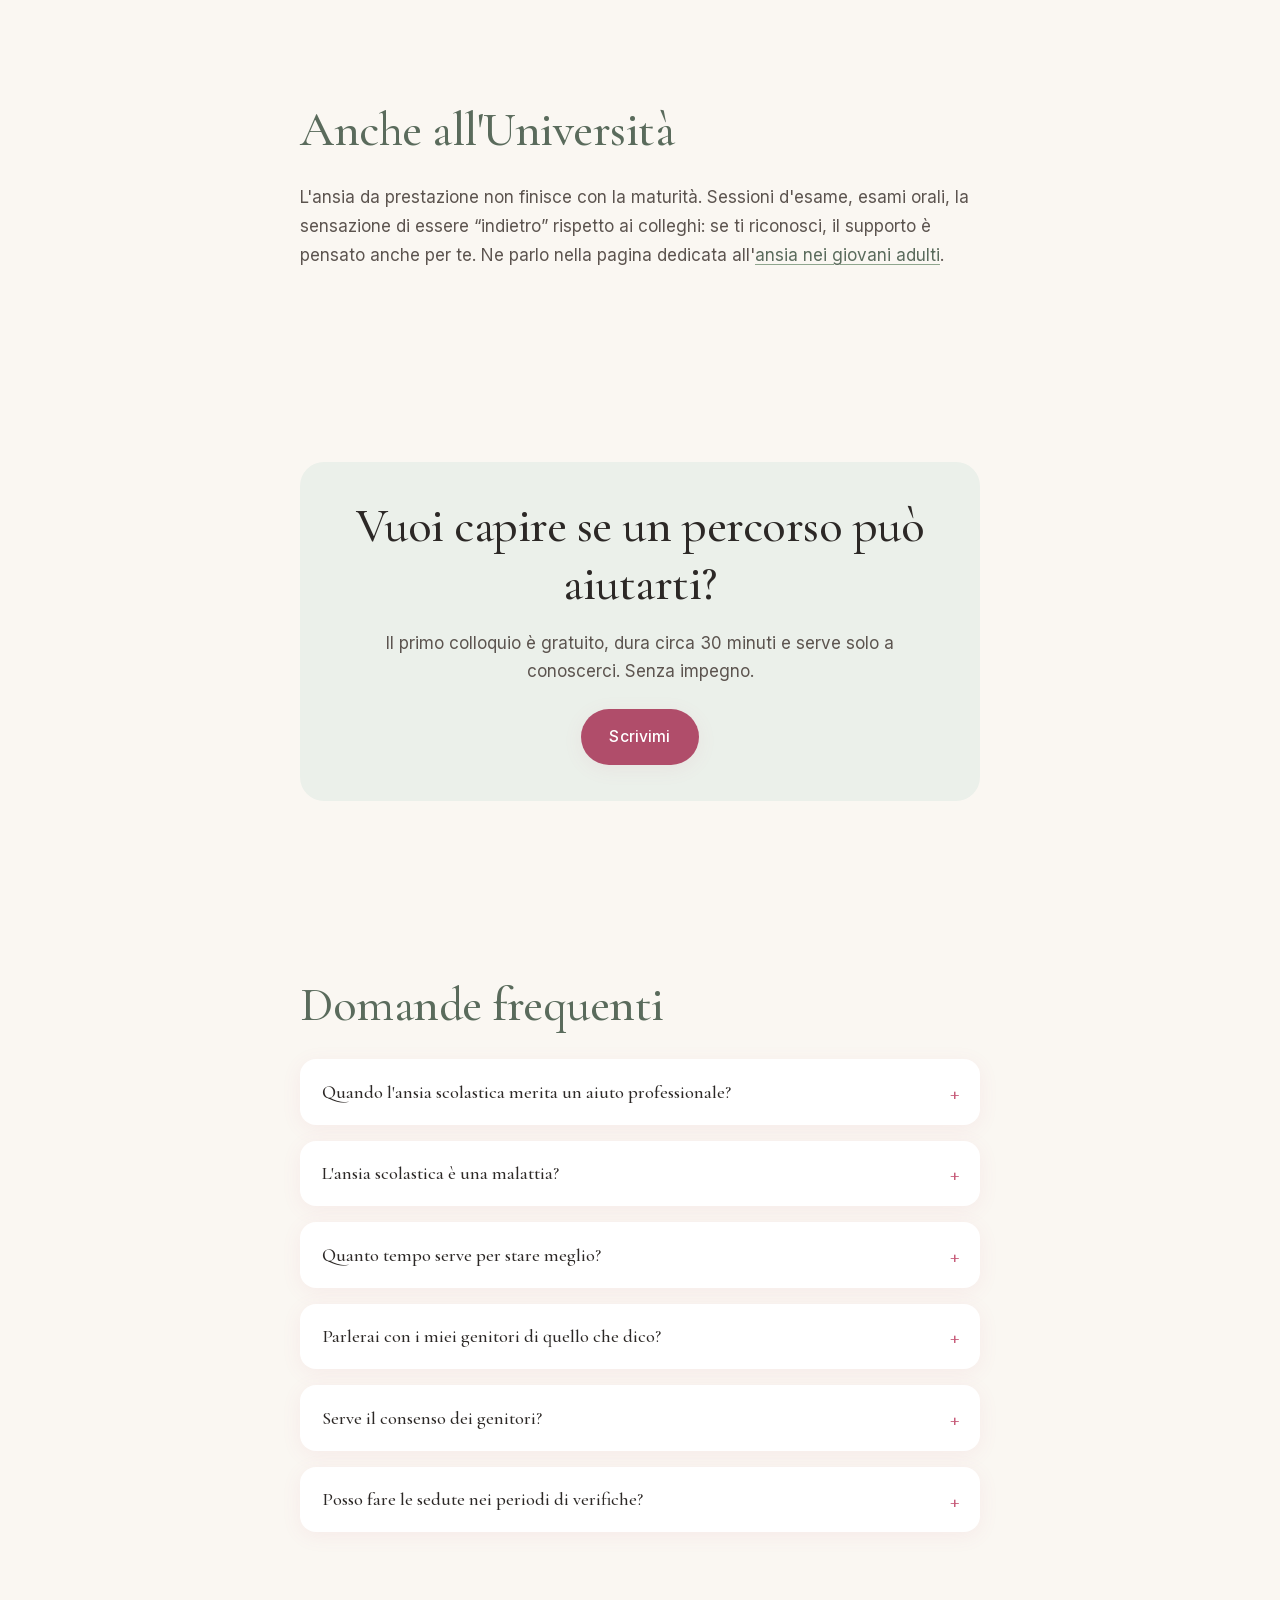
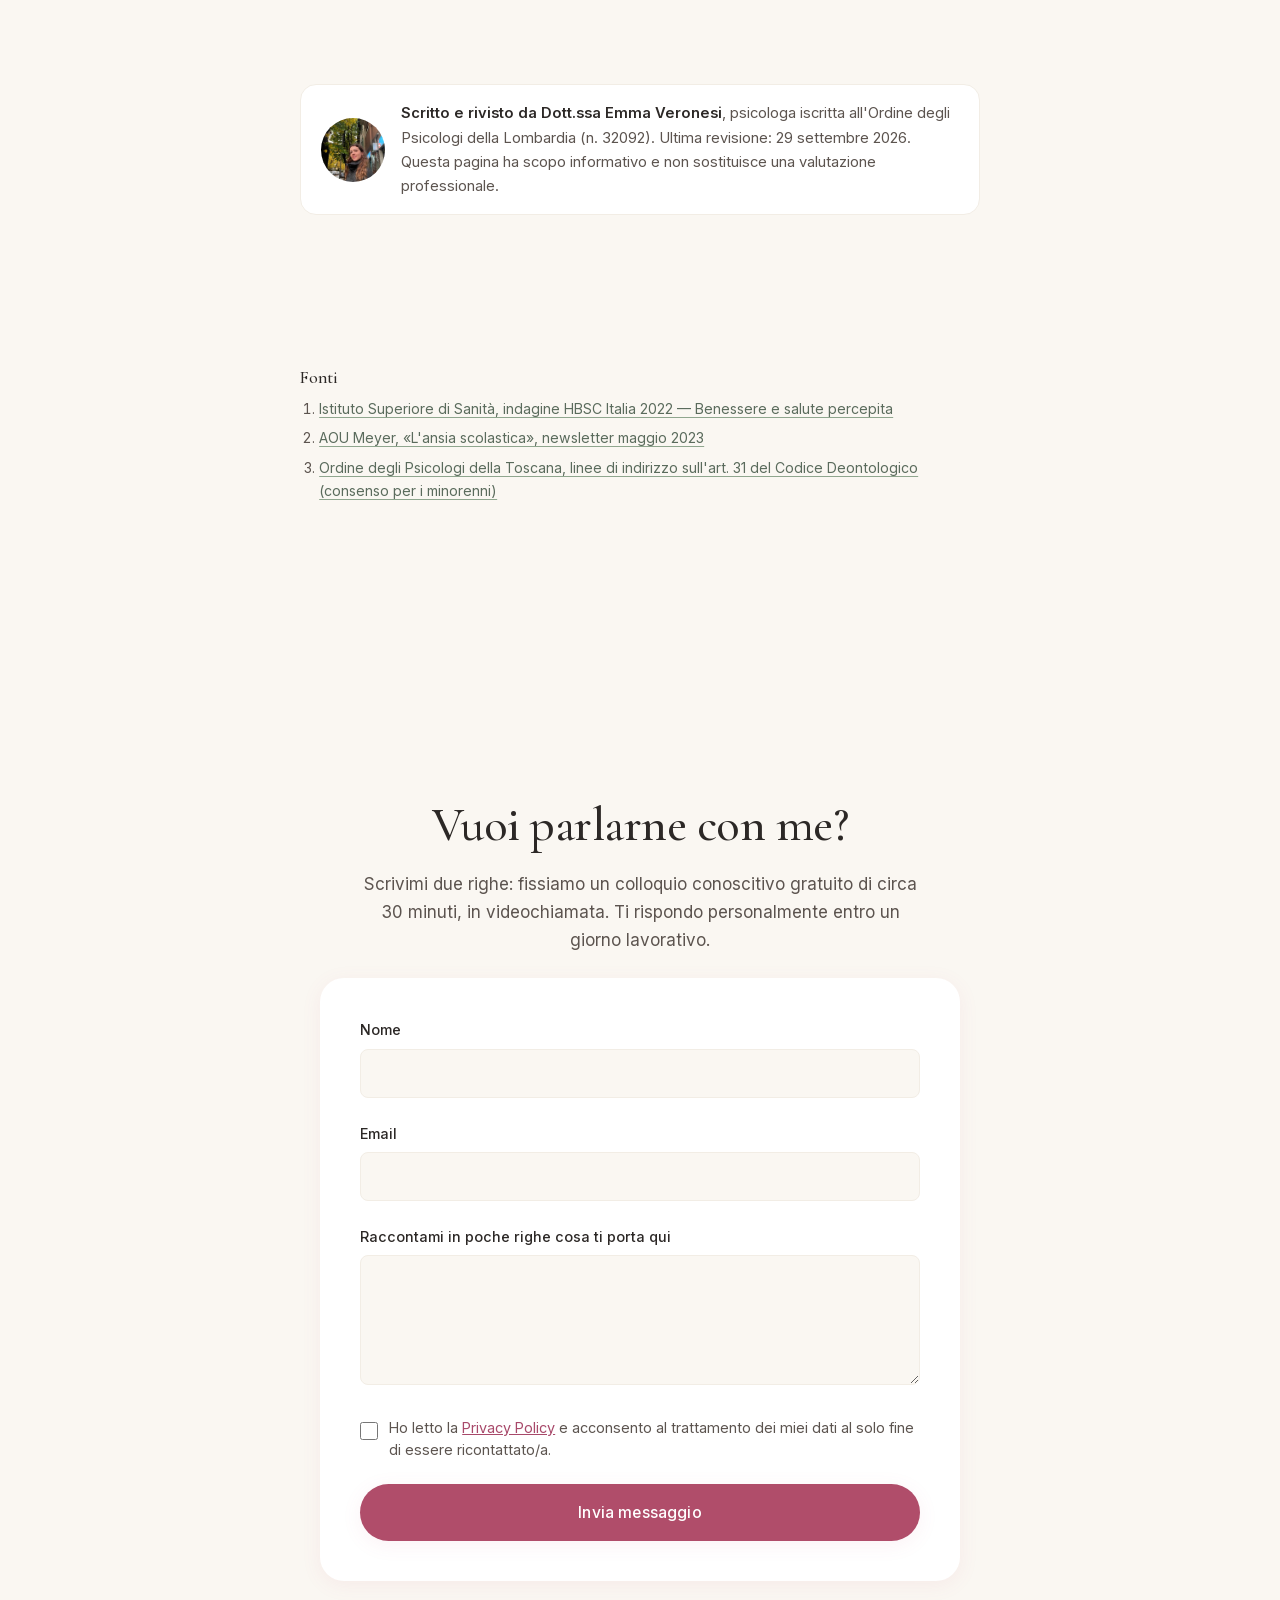
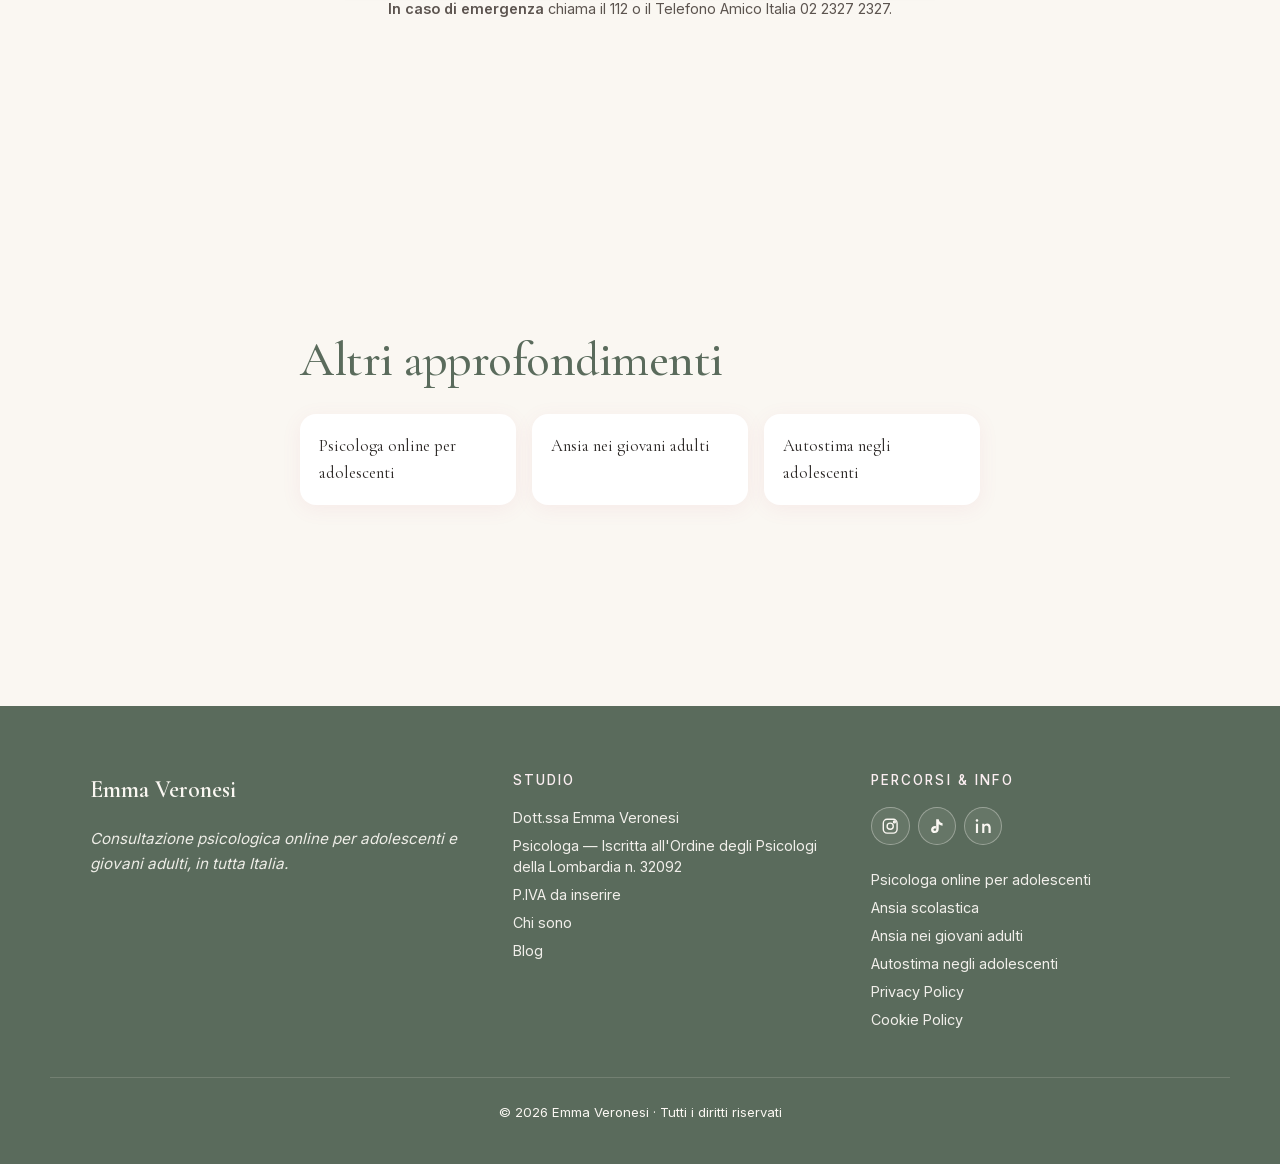
<file: ansia-scolastica.html>
<!DOCTYPE html>
<html lang="it">
<head>
  <meta charset="UTF-8" />
  <meta name="viewport" content="width=device-width, initial-scale=1.0" />
  <meta name="theme-color" content="#FAF7F2" />
  <title>Ansia scolastica: sintomi, cause e come affrontarla | Emma Veronesi</title>
  <meta name="description" content="Ansia scolastica in adolescenti e studenti: come riconoscerla, quando preoccuparsi e cosa fare. Supporto psicologico online, colloquio conoscitivo gratuito." />
  <meta name="robots" content="index, follow, max-image-preview:large, max-snippet:-1" />
  <meta name="author" content="Dott.ssa Emma Veronesi" />
  <link rel="canonical" href="https://emma-allenamente.com/ansia-scolastica.html" />

  <meta property="og:site_name" content="Emma Veronesi — Psicologa online" />
  <meta property="og:title" content="Ansia scolastica: sintomi, cause e come affrontarla | Emma Veronesi" />
  <meta property="og:description" content="Ansia scolastica in adolescenti e studenti: come riconoscerla, quando preoccuparsi e cosa fare. Supporto psicologico online, colloquio conoscitivo gratuito." />
  <meta property="og:image" content="https://emma-allenamente.com/assets/img/og-card.jpg" />
  <meta property="og:image:width" content="1200" />
  <meta property="og:image:height" content="630" />
  <meta property="og:image:alt" content="Camelia rosa, simbolo di Allenamente — Emma Veronesi psicologa" />
  <meta property="og:url" content="https://emma-allenamente.com/ansia-scolastica.html" />
  <meta property="og:type" content="website" />
  <meta property="og:locale" content="it_IT" />
  <meta name="twitter:card" content="summary_large_image" />
  <meta name="twitter:title" content="Ansia scolastica: sintomi, cause e come affrontarla | Emma Veronesi" />
  <meta name="twitter:description" content="Ansia scolastica in adolescenti e studenti: come riconoscerla, quando preoccuparsi e cosa fare. Supporto psicologico online, colloquio conoscitivo gratuito." />
  <meta name="twitter:image" content="https://emma-allenamente.com/assets/img/og-card.jpg" />

  <script type="application/ld+json">
{
  "@context": "https://schema.org",
  "@graph": [
    {
      "@type": "BreadcrumbList",
      "itemListElement": [
        {
          "@type": "ListItem",
          "position": 1,
          "name": "Home",
          "item": "https://emma-allenamente.com/"
        },
        {
          "@type": "ListItem",
          "position": 2,
          "name": "Ansia scolastica: come riconoscerla e affrontarla",
          "item": "https://emma-allenamente.com/ansia-scolastica.html"
        }
      ]
    },
    {
      "@type": "Service",
      "@id": "https://emma-allenamente.com/ansia-scolastica.html#servizio",
      "name": "Supporto psicologico per l'ansia scolastica",
      "serviceType": "Supporto psicologico per l'ansia scolastica",
      "description": "Percorso psicologico online per adolescenti e studenti che affrontano ansia scolastica, ansia da interrogazione e paura di non farcela: riconoscere i segnali, regolare l'ansia, costruire strategie di studio.",
      "provider": {
        "@id": "https://emma-allenamente.com/#emma"
      },
      "broker": {
        "@id": "https://emma-allenamente.com/#studio"
      },
      "areaServed": {
        "@type": "Country",
        "name": "Italia"
      },
      "availableChannel": {
        "@type": "ServiceChannel",
        "name": "Videoseduta online",
        "serviceUrl": "https://emma-allenamente.com/ansia-scolastica.html#contatta"
      },
      "audience": {
        "@type": "PeopleAudience",
        "audienceType": "adolescenti, giovani adulti e genitori"
      },
      "url": "https://emma-allenamente.com/ansia-scolastica.html"
    },
    {
      "@type": "WebPage",
      "@id": "https://emma-allenamente.com/ansia-scolastica.html",
      "url": "https://emma-allenamente.com/ansia-scolastica.html",
      "name": "Ansia scolastica: sintomi, cause e come affrontarla | Emma Veronesi",
      "description": "Ansia scolastica in adolescenti e studenti: come riconoscerla, quando preoccuparsi e cosa fare. Supporto psicologico online, colloquio conoscitivo gratuito.",
      "inLanguage": "it-IT",
      "isPartOf": {
        "@id": "https://emma-allenamente.com/#website"
      },
      "about": {
        "@id": "https://emma-allenamente.com/ansia-scolastica.html#servizio"
      },
      "author": {
        "@id": "https://emma-allenamente.com/#emma"
      },
      "reviewedBy": {
        "@id": "https://emma-allenamente.com/#emma"
      },
      "dateModified": "2026-09-29",
      "primaryImageOfPage": {
        "@id": "https://emma-allenamente.com/#ritratto"
      }
    },
    {
      "@type": "FAQPage",
      "mainEntity": [
        {
          "@type": "Question",
          "name": "Quando l'ansia scolastica merita un aiuto professionale?",
          "acceptedAnswer": {
            "@type": "Answer",
            "text": "Quando dura da più di qualche settimana, limita lo studio, il sonno o le relazioni, provoca sintomi fisici ricorrenti o porta a evitare la scuola. Un colloquio conoscitivo gratuito aiuta a capire insieme se un percorso è utile."
          }
        },
        {
          "@type": "Question",
          "name": "L'ansia scolastica è una malattia?",
          "acceptedAnswer": {
            "@type": "Answer",
            "text": "No. È una reazione di allarme che diventa un problema per intensità, frequenza e durata. Solo in alcuni casi rientra in un disturbo d'ansia, che va valutato da un professionista."
          }
        },
        {
          "@type": "Question",
          "name": "Quanto tempo serve per stare meglio?",
          "acceptedAnswer": {
            "@type": "Answer",
            "text": "Le prime sedute danno già strumenti pratici; un percorso mirato sull'ansia scolastica dura spesso tra i 6 e i 10 incontri. Il tempo dipende da quanto l'ansia è radicata e da cosa la alimenta."
          }
        },
        {
          "@type": "Question",
          "name": "Parlerai con i miei genitori di quello che dico?",
          "acceptedAnswer": {
            "@type": "Answer",
            "text": "La riservatezza è tutelata dal Codice Deontologico. Con i minorenni definiamo insieme, fin dall'inizio, cosa viene condiviso con i genitori: i temi generali sì, i contenuti delle sedute no, salvo situazioni di rischio."
          }
        },
        {
          "@type": "Question",
          "name": "Serve il consenso dei genitori?",
          "acceptedAnswer": {
            "@type": "Answer",
            "text": "Sì, per i minorenni serve il consenso informato di chi ha la responsabilità genitoriale (art. 31 del Codice Deontologico). Dai 18 anni in su no."
          }
        },
        {
          "@type": "Question",
          "name": "Posso fare le sedute nei periodi di verifiche?",
          "acceptedAnswer": {
            "@type": "Answer",
            "text": "Sì, ed è spesso il momento più utile: possiamo lavorare direttamente sulle situazioni della settimana. Le sedute durano 50 minuti e si fissano in orari compatibili con la scuola."
          }
        }
      ]
    },
    {
      "@type": "Person",
      "@id": "https://emma-allenamente.com/#emma",
      "name": "Emma Veronesi",
      "givenName": "Emma",
      "familyName": "Veronesi",
      "honorificPrefix": "Dott.ssa",
      "jobTitle": "Psicologa",
      "description": "Psicologa iscritta all'Ordine degli Psicologi della Lombardia (n. 32092). Consultazione psicologica online per adolescenti e giovani adulti: ansia, scuola e Università, autostima, relazioni.",
      "url": "https://emma-allenamente.com/chi-sono.html",
      "image": {
        "@type": "ImageObject",
        "@id": "https://emma-allenamente.com/#ritratto",
        "url": "https://emma-allenamente.com/assets/img/emma-portrait-600.jpg",
        "width": 600,
        "height": 800,
        "caption": "Dott.ssa Emma Veronesi, psicologa"
      },
      "sameAs": [
        "https://www.instagram.com/allenamente.emma/",
        "https://www.tiktok.com/@allenamente.emma",
        "https://www.linkedin.com/in/emma-veronesi/",
        "https://www.opl.it/iscritti-ricerca-avanzata.php"
      ],
      "alumniOf": {
        "@type": "CollegeOrUniversity",
        "name": "Università Cattolica del Sacro Cuore",
        "sameAs": "https://www.unicatt.it/"
      },
      "hasCredential": [
        {
          "@type": "EducationalOccupationalCredential",
          "credentialCategory": "degree",
          "name": "Laurea magistrale in Psicologia per il Benessere: Empowerment, Riabilitazione e Tecnologie Positive",
          "recognizedBy": {
            "@type": "CollegeOrUniversity",
            "name": "Università Cattolica del Sacro Cuore"
          }
        },
        {
          "@type": "EducationalOccupationalCredential",
          "credentialCategory": "license",
          "name": "Iscrizione all'Albo degli Psicologi della Lombardia, n. 32092",
          "identifier": "32092",
          "recognizedBy": {
            "@type": "Organization",
            "name": "Ordine degli Psicologi della Lombardia",
            "url": "https://www.opl.it/"
          }
        }
      ],
      "knowsAbout": [
        "psicologia dell'adolescenza",
        "psicologia dei giovani adulti",
        "ansia",
        "ansia scolastica",
        "ansia da esame",
        "autostima",
        "gestione delle emozioni",
        "mindfulness",
        "psicologia positiva",
        "consultazione psicologica online"
      ],
      "knowsLanguage": [
        "it"
      ],
      "worksFor": {
        "@id": "https://emma-allenamente.com/#studio"
      }
    }
  ]
}
</script>

  <link rel="icon" type="image/svg+xml" href="assets/img/favicon.svg" />
  <!-- Font self-hosted (vedi assets/fonts/ e @font-face in styles.css) -->
  <link rel="preload" as="font" type="font/woff2" href="assets/fonts/cormorant-garamond-latin.woff2" crossorigin />
  <link rel="preload" as="font" type="font/woff2" href="assets/fonts/inter-latin.woff2" crossorigin />
  <link rel="stylesheet" href="assets/css/styles.css" />
</head>
<body>
  <header class="site-header">
    <nav class="nav container" aria-label="Navigazione principale">
      <a href="index.html" class="nav-brand" aria-label="Emma Veronesi - Home">
        <img src="assets/img/favicon.svg" alt="" aria-hidden="true" width="32" height="32" />
        <span>Emma Veronesi</span>
      </a>
      <button class="nav-toggle" aria-label="Apri menu" aria-expanded="false" aria-controls="primary-nav">
        <span></span><span></span><span></span>
      </button>
      <ul class="nav-links" id="primary-nav">
        <li><a href="chi-sono.html">Chi sono</a></li>
        <li><a href="index.html#servizi">Percorsi</a></li>
        <li><a href="psicologo-online-adolescenti.html">Adolescenti</a></li>
        <li><a href="ansia-scolastica.html" class="active" aria-current="page">Ansia scolastica</a></li>
        <li><a href="ansia-giovani-adulti.html">Giovani adulti</a></li>
        <li><a href="autostima-adolescenti.html">Autostima</a></li>
        <li><a href="blog/index.html">Blog</a></li>
        <li><a href="index.html#contatta">Contatta</a></li>
      </ul>
    </nav>
  </header>

  <main>
    <section class="landing-hero">
      <div class="container">
        <nav class="breadcrumb" aria-label="Percorso di navigazione">
          <a href="index.html">Home</a>
          <span aria-hidden="true">/</span>
          <span>Ansia scolastica: come riconoscerla e affrontarla</span>
        </nav>
        <p class="eyebrow">Scuola e studio</p>
        <h1>Ansia scolastica: come riconoscerla e affrontarla</h1>
        <p class="landing-lead">Mal di pancia la mattina delle verifiche, notti in bianco prima dell'interrogazione, la mente che si svuota davanti al foglio. L'ansia scolastica ha molte facce, e tutte si possono gestire con strumenti concreti.</p>
        <div class="hero-actions">
          <a href="#contatta" class="btn btn-primary">Prenota un colloquio gratuito</a>
          <a href="index.html#servizi" class="btn btn-secondary">Vedi tutti i percorsi</a>
        </div>
      </div>
    </section>

    <section class="landing-body">
      <div class="container landing-narrow">
        <p class="risposta-diretta"><strong>L'ansia scolastica</strong> è una risposta di allarme del corpo e della mente a situazioni della scuola vissute come minacciose: verifiche, interrogazioni, voti, giudizio dei compagni e degli adulti. Si manifesta con sintomi fisici (mal di pancia, tachicardia, insonnia), pensieri catastrofici (“andrà malissimo”) ed evitamento (rimandare, non andare). Diventa un problema quando dura settimane e limita lo studio, il sonno o le relazioni: in quel caso un percorso psicologico breve e mirato aiuta a ridurla in modo stabile.</p>

        <section class="landing-block">
          <h2>Cos'è, e cosa non è, l'ansia scolastica</h2>
          <p>Un po' di attivazione prima di una verifica è normale e perfino utile: aiuta a concentrarsi. L'ansia scolastica è un'altra cosa: l'attivazione resta alta anche quando la verifica è lontana, si estende ad altre materie, e comincia a organizzare la giornata (“se studio fino alle 2 forse va bene”, “se sto a casa evito l'interrogazione”). Non è pigrizia, non è “fare storie”, e non passa con un “rilassati”.</p>
          <p>L'Azienda Ospedaliera Meyer la descrive come una reazione frequente e non patologica in sé, che merita attenzione quando compare «con maggior intensità, frequenza e durata».<sup>2</sup> È esattamente il confine su cui lavoriamo insieme: non cancellare l'ansia, ma riportarla a un livello che permetta di studiare e di presentarsi in classe.</p>
        </section>
        <section class="landing-block">
          <h2>Come si manifesta: i segnali da riconoscere</h2>
          <p>Nel corpo e nel comportamento, i segnali più comuni sono:</p>
          <ul class="landing-check">
            <li>mal di pancia, nausea, mal di testa nei giorni di scuola (e non nel weekend)</li>
            <li>difficoltà ad addormentarsi o risvegli prima delle verifiche</li>
            <li>mente che “va in bianco” durante interrogazioni o compiti in classe</li>
            <li>rimandare lo studio, poi studiare fino a tardi, poi arrivare esausti</li>
            <li>perfezionismo: ore su un compito che ne richiederebbe una, paura di sbagliare una parola</li>
            <li>richieste ripetute di restare a casa o di uscire prima</li>
            <li>calo del rendimento nonostante l'impegno, o voti buoni ottenuti a un prezzo altissimo</li>
          </ul>
          <p>Nei dati HBSC 2022 dell'ISS, i sintomi psicosomatici settimanali riguardano circa la metà dei ragazzi e più del 60% delle ragazze: l'ansia legata alla scuola è una delle cause più frequenti che i ragazzi stessi indicano.<sup>1</sup></p>
        </section>
        <section class="landing-block">
          <h2>Da dove nasce</h2>
          <p>Raramente c'è una sola causa. Più spesso si combinano <strong>aspettative</strong> (proprie, della famiglia, degli insegnanti), <strong>esperienze</strong> (un'interrogazione andata male, un commento davanti alla classe), <strong>temperamento</strong> (chi è più sensibile al giudizio) e <strong>modo di studiare</strong> (metodo inefficace che rende ogni verifica un salto nel vuoto). A volte la scuola è solo il luogo in cui l'ansia si mostra, mentre nasce altrove: un cambiamento in famiglia, un'amicizia finita, un corpo che cambia.</p>
          <p>Capire da dove nasce è il primo passo del percorso, perché cambia gli strumenti: un metodo di studio da ricostruire non si affronta come una paura del giudizio.</p>
        </section>
        <section class="landing-block">
          <h2>Cosa fa concretamente un percorso psicologico</h2>
          <p>In videoseduta lavoriamo su tre piani, in questo ordine:</p>
          <ol class="landing-list">
            <li><strong>Dare un nome</strong> a ciò che succede: riconoscere i segnali del corpo e i pensieri automatici (“farò scena muta”, “se prendo 5 è finita”).</li>
            <li><strong>Cambiare il rapporto con i pensieri</strong>: tecniche cognitive per verificare le previsioni catastrofiche, e strumenti di regolazione (respirazione, mindfulness, grounding) da usare prima e durante la verifica.</li>
            <li><strong>Costruire strategie pratiche</strong>: pianificazione dello studio, esposizione graduale alle situazioni temute (chiedere di essere interrogati per primi, ad esempio), gestione della notte prima.</li>
          </ol>
          <p>L'obiettivo non è “non sentire più niente”, ma tornare a studiare e a presentarsi in classe con più calma e fiducia. Le prime sedute danno di solito già strumenti utilizzabili; un percorso mirato sull'ansia scolastica dura spesso tra i 6 e i 10 incontri.</p>
        </section>
        <section class="landing-block">
          <h2>Per i genitori: cosa aiuta e cosa peggiora</h2>
          <p>Aiuta: ascoltare senza minimizzare («è solo una verifica») né drammatizzare; separare il valore del figlio dal voto; parlare con gli insegnanti per costruire una rete, non un'accusa; mantenere le routine (sonno, pasti, sport) anche nei periodi di verifiche.</p>
          <p>Peggiora: il controllo continuo dello studio, i confronti con fratelli o compagni, le punizioni legate ai voti, e il permettere sistematicamente di evitare (restare a casa), che dà sollievo oggi e rafforza l'ansia domani. Se ti riconosci in qualche punto, non sei un cattivo genitore: sono reazioni comprensibili, e si possono cambiare.</p>
        </section>
        <section class="landing-block">
          <h2>Anche all'Università</h2>
          <p>L'ansia da prestazione non finisce con la maturità. Sessioni d'esame, esami orali, la sensazione di essere “indietro” rispetto ai colleghi: se ti riconosci, il supporto è pensato anche per te. Ne parlo nella pagina dedicata all'<a href="ansia-giovani-adulti.html">ansia nei giovani adulti</a>.</p>
        </section>

        <aside class="landing-cta">
          <h2>Vuoi capire se un percorso può aiutarti?</h2>
          <p>Il primo colloquio è gratuito, dura circa 30 minuti e serve solo a conoscerci. Senza impegno.</p>
          <a href="#contatta" class="btn btn-primary">Scrivimi</a>
        </aside>

        <section class="landing-faq" id="faq">
          <h2>Domande frequenti</h2>
          <div class="faq-list">
          <details class="faq-item">
            <summary>Quando l'ansia scolastica merita un aiuto professionale?</summary>
            <p>Quando dura da più di qualche settimana, limita lo studio, il sonno o le relazioni, provoca sintomi fisici ricorrenti o porta a evitare la scuola. Un colloquio conoscitivo gratuito aiuta a capire insieme se un percorso è utile.</p>
          </details>
          <details class="faq-item">
            <summary>L'ansia scolastica è una malattia?</summary>
            <p>No. È una reazione di allarme che diventa un problema per intensità, frequenza e durata. Solo in alcuni casi rientra in un disturbo d'ansia, che va valutato da un professionista.</p>
          </details>
          <details class="faq-item">
            <summary>Quanto tempo serve per stare meglio?</summary>
            <p>Le prime sedute danno già strumenti pratici; un percorso mirato sull'ansia scolastica dura spesso tra i 6 e i 10 incontri. Il tempo dipende da quanto l'ansia è radicata e da cosa la alimenta.</p>
          </details>
          <details class="faq-item">
            <summary>Parlerai con i miei genitori di quello che dico?</summary>
            <p>La riservatezza è tutelata dal Codice Deontologico. Con i minorenni definiamo insieme, fin dall'inizio, cosa viene condiviso con i genitori: i temi generali sì, i contenuti delle sedute no, salvo situazioni di rischio.</p>
          </details>
          <details class="faq-item">
            <summary>Serve il consenso dei genitori?</summary>
            <p>Sì, per i minorenni serve il consenso informato di chi ha la responsabilità genitoriale (art. 31 del Codice Deontologico). Dai 18 anni in su no.</p>
          </details>
          <details class="faq-item">
            <summary>Posso fare le sedute nei periodi di verifiche?</summary>
            <p>Sì, ed è spesso il momento più utile: possiamo lavorare direttamente sulle situazioni della settimana. Le sedute durano 50 minuti e si fissano in orari compatibili con la scuola.</p>
          </details>
          </div>
        </section>

        <aside class="autore-box" aria-label="Autrice e revisione">
          <img src="assets/img/emma-portrait-300.jpg" alt="Dott.ssa Emma Veronesi" width="64" height="64" loading="lazy" />
          <p><strong>Scritto e rivisto da <a href="chi-sono.html">Dott.ssa Emma Veronesi</a></strong>, psicologa iscritta all'Ordine degli Psicologi della Lombardia (n. 32092). Ultima revisione: <time datetime="2026-09-29">29 settembre 2026</time>. Questa pagina ha scopo informativo e non sostituisce una valutazione professionale.</p>
        </aside>

        <section class="fonti" aria-label="Fonti">
          <h2 style="font-size:1.1rem;margin-bottom:0.5rem">Fonti</h2>
          <ol>
            <li><a href="https://www.epicentro.iss.it/hbsc/indagine-2022-benessere" target="_blank" rel="noopener">Istituto Superiore di Sanità, indagine HBSC Italia 2022 — Benessere e salute percepita</a></li>
            <li><a href="https://www.meyer.it/index.php/newsletter/maggio-2023/4727-l-ansia-scolastica" target="_blank" rel="noopener">AOU Meyer, «L'ansia scolastica», newsletter maggio 2023</a></li>
            <li><a href="https://www.ordinepsicologitoscana.it/come-fare-per/Lavorare-con-i-minori-Linee-di-indirizzo-OPT-sull-articolo-31-del-Codice-Deontologico-.php?t=4393" target="_blank" rel="noopener">Ordine degli Psicologi della Toscana, linee di indirizzo sull'art. 31 del Codice Deontologico (consenso per i minorenni)</a></li>
          </ol>
        </section>

        <section class="landing-form" id="contatta">
          <h2>Vuoi parlarne con me?</h2>
          <p>Scrivimi due righe: fissiamo un colloquio conoscitivo gratuito di circa 30 minuti, in videochiamata. Ti rispondo personalmente entro un giorno lavorativo.</p>
          <form class="contatta-form" id="contatta-form" novalidate>
            <input type="hidden" name="pagina" value="ansia-scolastica" />
            <div class="form-row">
              <label for="name">Nome</label>
              <input type="text" id="name" name="name" required autocomplete="name" />
            </div>
            <div class="form-row">
              <label for="email">Email</label>
              <input type="email" id="email" name="email" required autocomplete="email" />
            </div>
            <div class="form-row">
              <label for="message">Raccontami in poche righe cosa ti porta qui</label>
              <textarea id="message" name="message" required rows="4"></textarea>
            </div>
            <div class="form-row honeypot" aria-hidden="true">
              <label for="botcheck">Lascia vuoto</label>
              <input type="text" id="botcheck" name="botcheck" tabindex="-1" autocomplete="off" />
            </div>
            <label class="form-consent">
              <input type="checkbox" name="consenso" required />
              <span>Ho letto la <a href="privacy.html">Privacy Policy</a> e acconsento al trattamento dei miei dati al solo fine di essere ricontattato/a.</span>
            </label>
            <button type="submit" class="btn btn-primary" style="width:100%">Invia messaggio</button>
            <div class="form-feedback" id="form-feedback" role="status" aria-live="polite"></div>
          </form>
          <p style="margin-top:1rem;font-size:0.9rem"><strong>In caso di emergenza</strong> chiama il 112 o il Telefono Amico Italia 02 2327 2327.</p>
        </section>

        <section class="related-paths">
          <h2>Altri approfondimenti</h2>
          <div class="related-grid">
          <a class="related-card" href="psicologo-online-adolescenti.html"><span>Psicologa online per adolescenti</span></a>
          <a class="related-card" href="ansia-giovani-adulti.html"><span>Ansia nei giovani adulti</span></a>
          <a class="related-card" href="autostima-adolescenti.html"><span>Autostima negli adolescenti</span></a>
          </div>
        </section>
      </div>
    </section>
  </main>

  <!--
    ===========================================================
    FOOTER — dati professionali obbligatori per legge
    ===========================================================
    DATI DA AGGIORNARE: P.IVA (cerca "P.IVA da inserire").
  -->
  <footer class="site-footer">
    <div class="container">
      <div>
        <div class="footer-brand">Emma Veronesi</div>
        <p class="footer-tagline">Consultazione psicologica online per adolescenti e giovani adulti, in tutta Italia.</p>
      </div>

      <div class="footer-col">
        <p class="h5">Studio</p>
        <p>Dott.ssa Emma Veronesi</p>
        <p>Psicologa — Iscritta all'Ordine degli Psicologi della Lombardia n. 32092</p>
        <p>P.IVA da inserire</p>
        <p><a href="chi-sono.html">Chi sono</a></p>
        <p><a href="blog/index.html">Blog</a></p>
      </div>

      <div class="footer-col">
        <p class="h5">Percorsi &amp; Info</p>
        <div class="footer-social-links" aria-label="Canali social">
          <a class="social-icon-link social-instagram" href="https://www.instagram.com/allenamente.emma/" target="_blank" rel="noopener me" aria-label="Instagram di allenamente.emma">
            <svg viewBox="0 0 24 24" aria-hidden="true">
              <rect x="3" y="3" width="18" height="18" rx="5" />
              <circle cx="12" cy="12" r="4" />
              <circle cx="17.5" cy="6.5" r="1.2" />
            </svg>
          </a>
          <a class="social-icon-link social-tiktok" href="https://www.tiktok.com/@allenamente.emma" target="_blank" rel="noopener me" aria-label="TikTok di allenamente.emma">
            <svg viewBox="0 0 24 24" aria-hidden="true">
              <path d="M14 3c.4 3 2.1 4.9 5 5.2v3.1c-1.8-.1-3.4-.7-5-1.8v6.2c0 3.2-2.2 5.3-5.2 5.3-2.8 0-4.8-1.9-4.8-4.5 0-2.8 2.2-4.7 5.2-4.7.4 0 .8 0 1.1.1v3.3c-.4-.1-.8-.2-1.2-.2-1.1 0-1.9.6-1.9 1.5s.7 1.5 1.7 1.5c1.1 0 1.8-.7 1.8-2V3h3.3Z" />
            </svg>
          </a>
          <a class="social-icon-link social-linkedin" href="https://www.linkedin.com/in/emma-veronesi/" target="_blank" rel="noopener me" aria-label="LinkedIn di Emma Veronesi">
            <svg viewBox="0 0 24 24" aria-hidden="true">
              <path d="M5.3 8.7H2.5V21h2.8V8.7ZM3.9 3C2.9 3 2.2 3.7 2.2 4.6s.7 1.6 1.7 1.6 1.7-.7 1.7-1.6S4.9 3 3.9 3ZM21.8 14c0-3.7-2-5.6-4.7-5.6-2.1 0-3.1 1.2-3.6 2V8.7h-2.8V21h2.8v-6.8c0-1.8 1-3 2.5-3s2.9 1.1 2.9 3.1V21h2.9v-7Z" />
            </svg>
          </a>
        </div>
        <p><a href="psicologo-online-adolescenti.html">Psicologa online per adolescenti</a></p>
        <p><a href="ansia-scolastica.html">Ansia scolastica</a></p>
        <p><a href="ansia-giovani-adulti.html">Ansia nei giovani adulti</a></p>
        <p><a href="autostima-adolescenti.html">Autostima negli adolescenti</a></p>
        <p><a href="privacy.html">Privacy Policy</a></p>
        <p><a href="cookie.html">Cookie Policy</a></p>
      </div>
    </div>

    <div class="footer-bottom">
      © <span data-year>2026</span> Emma Veronesi · Tutti i diritti riservati
    </div>
  </footer>

  <script src="assets/js/config.js"></script>
  <script src="assets/js/main.js"></script>
</body>
</html>
</file>
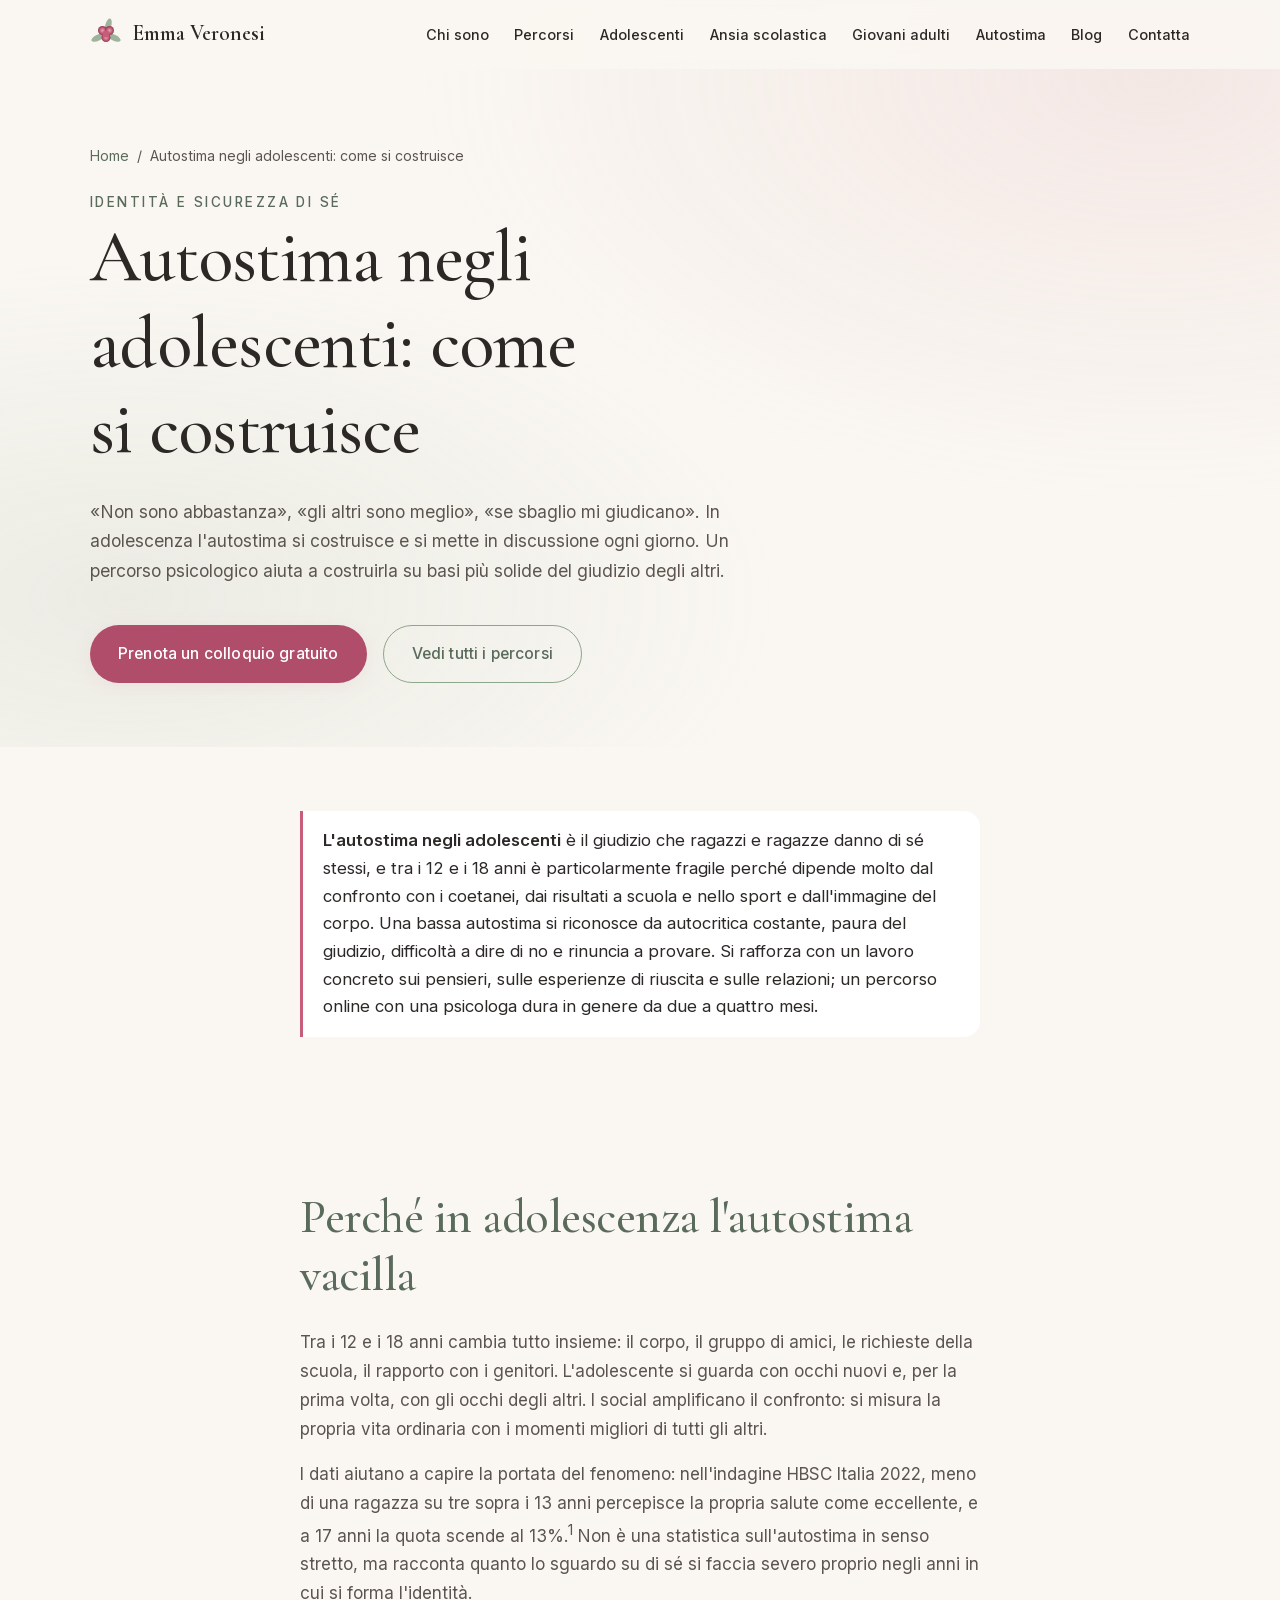
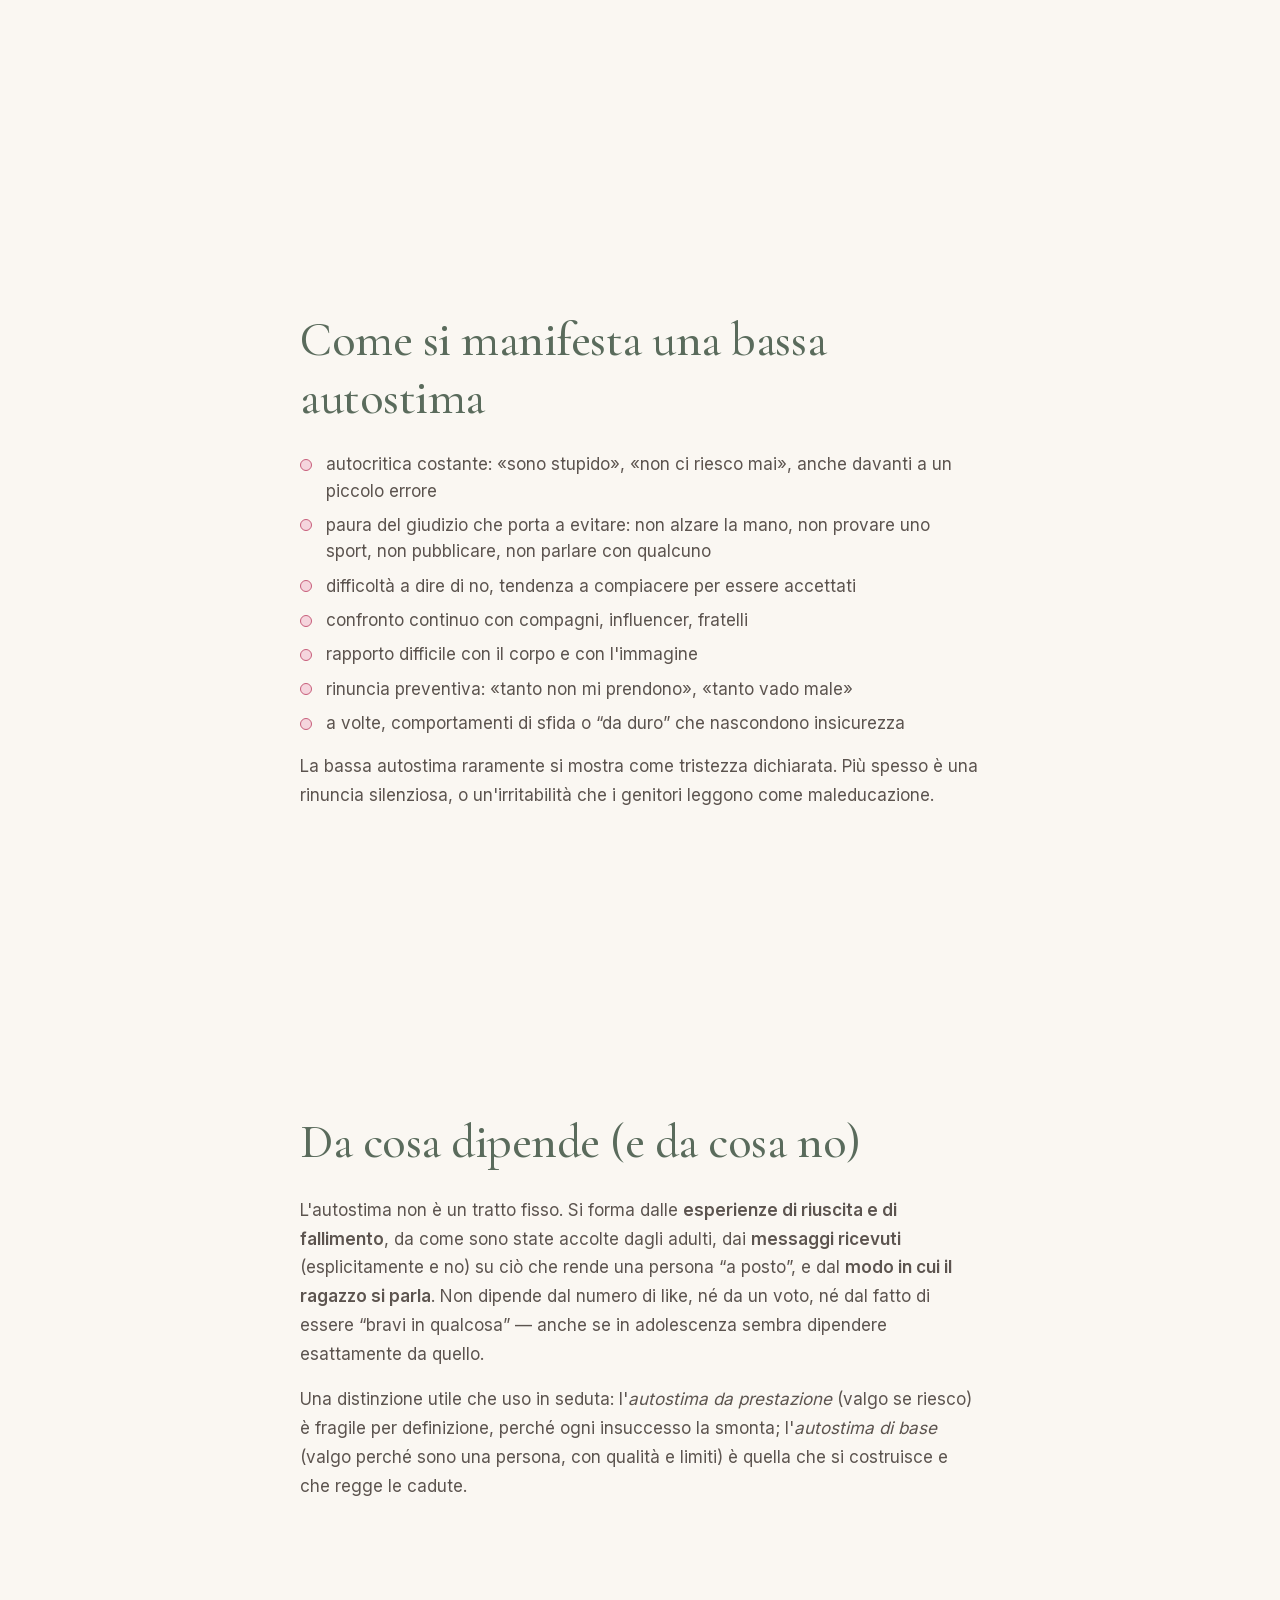
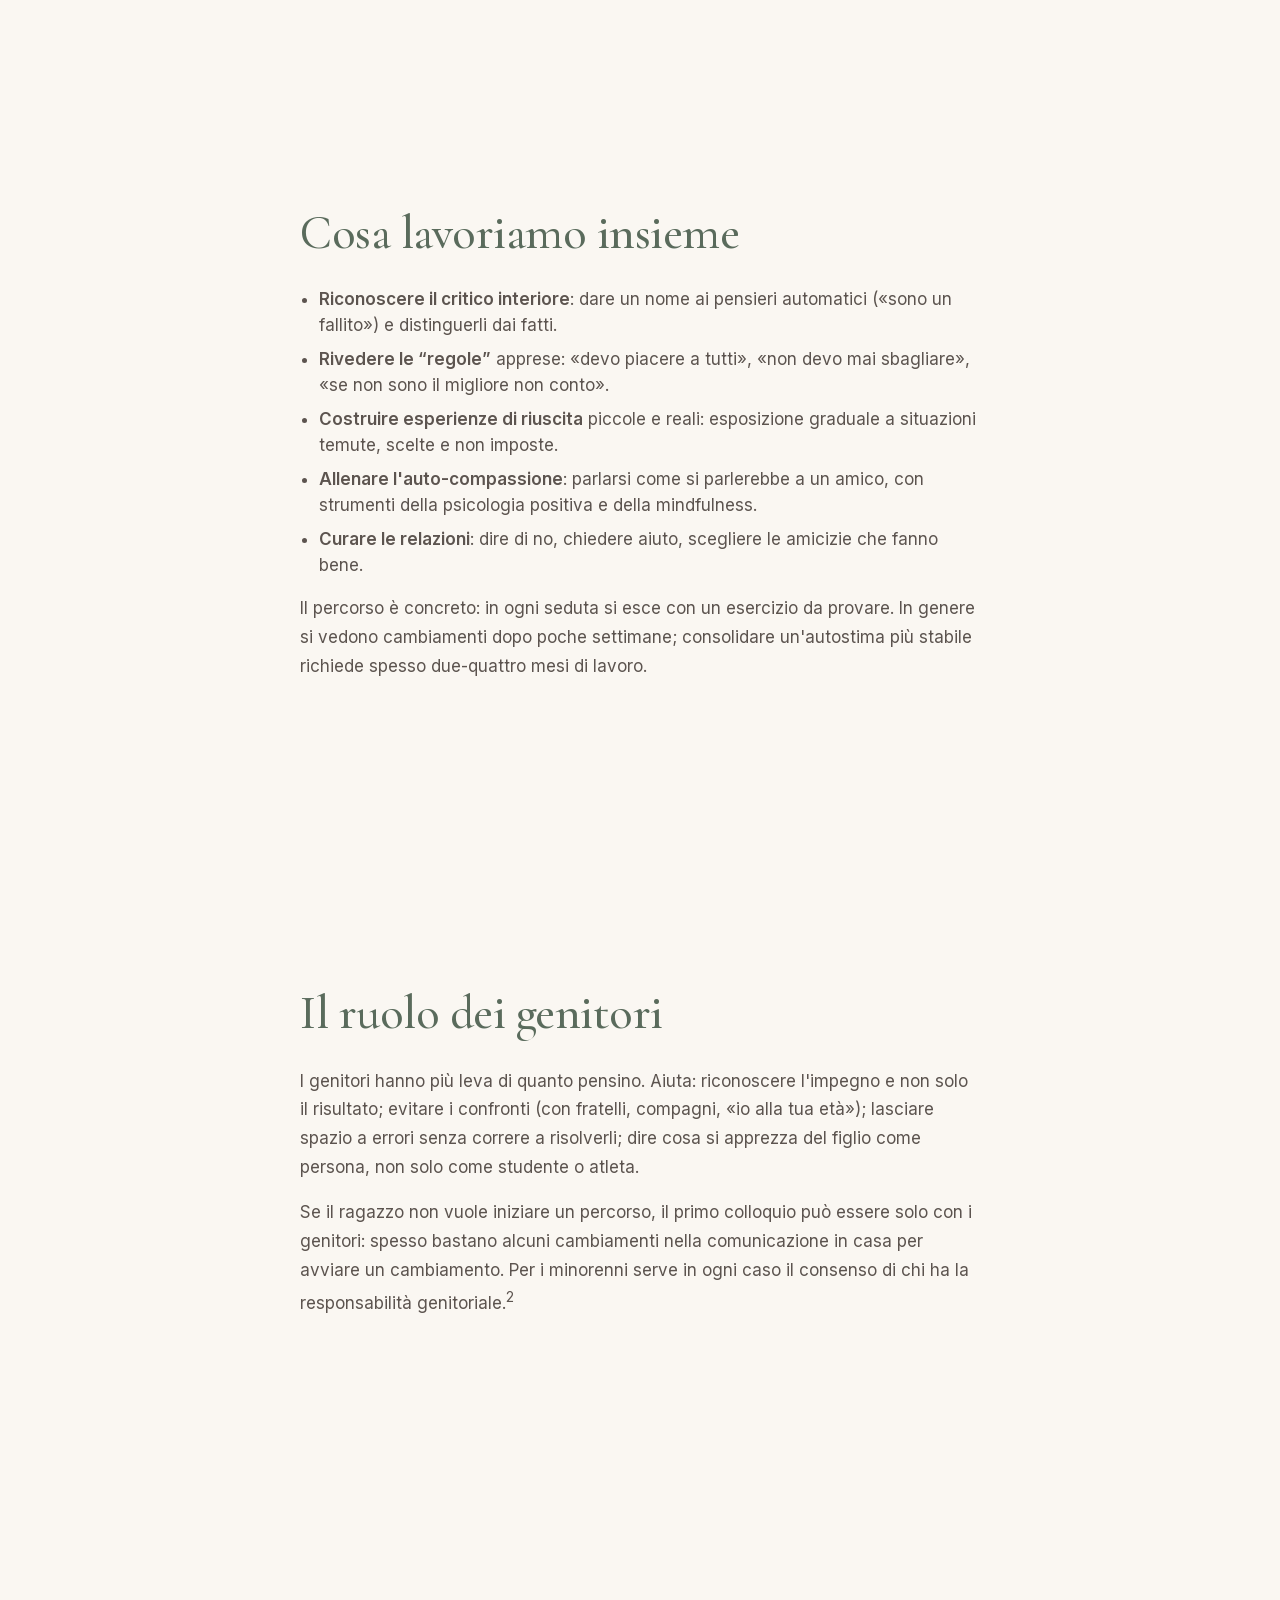
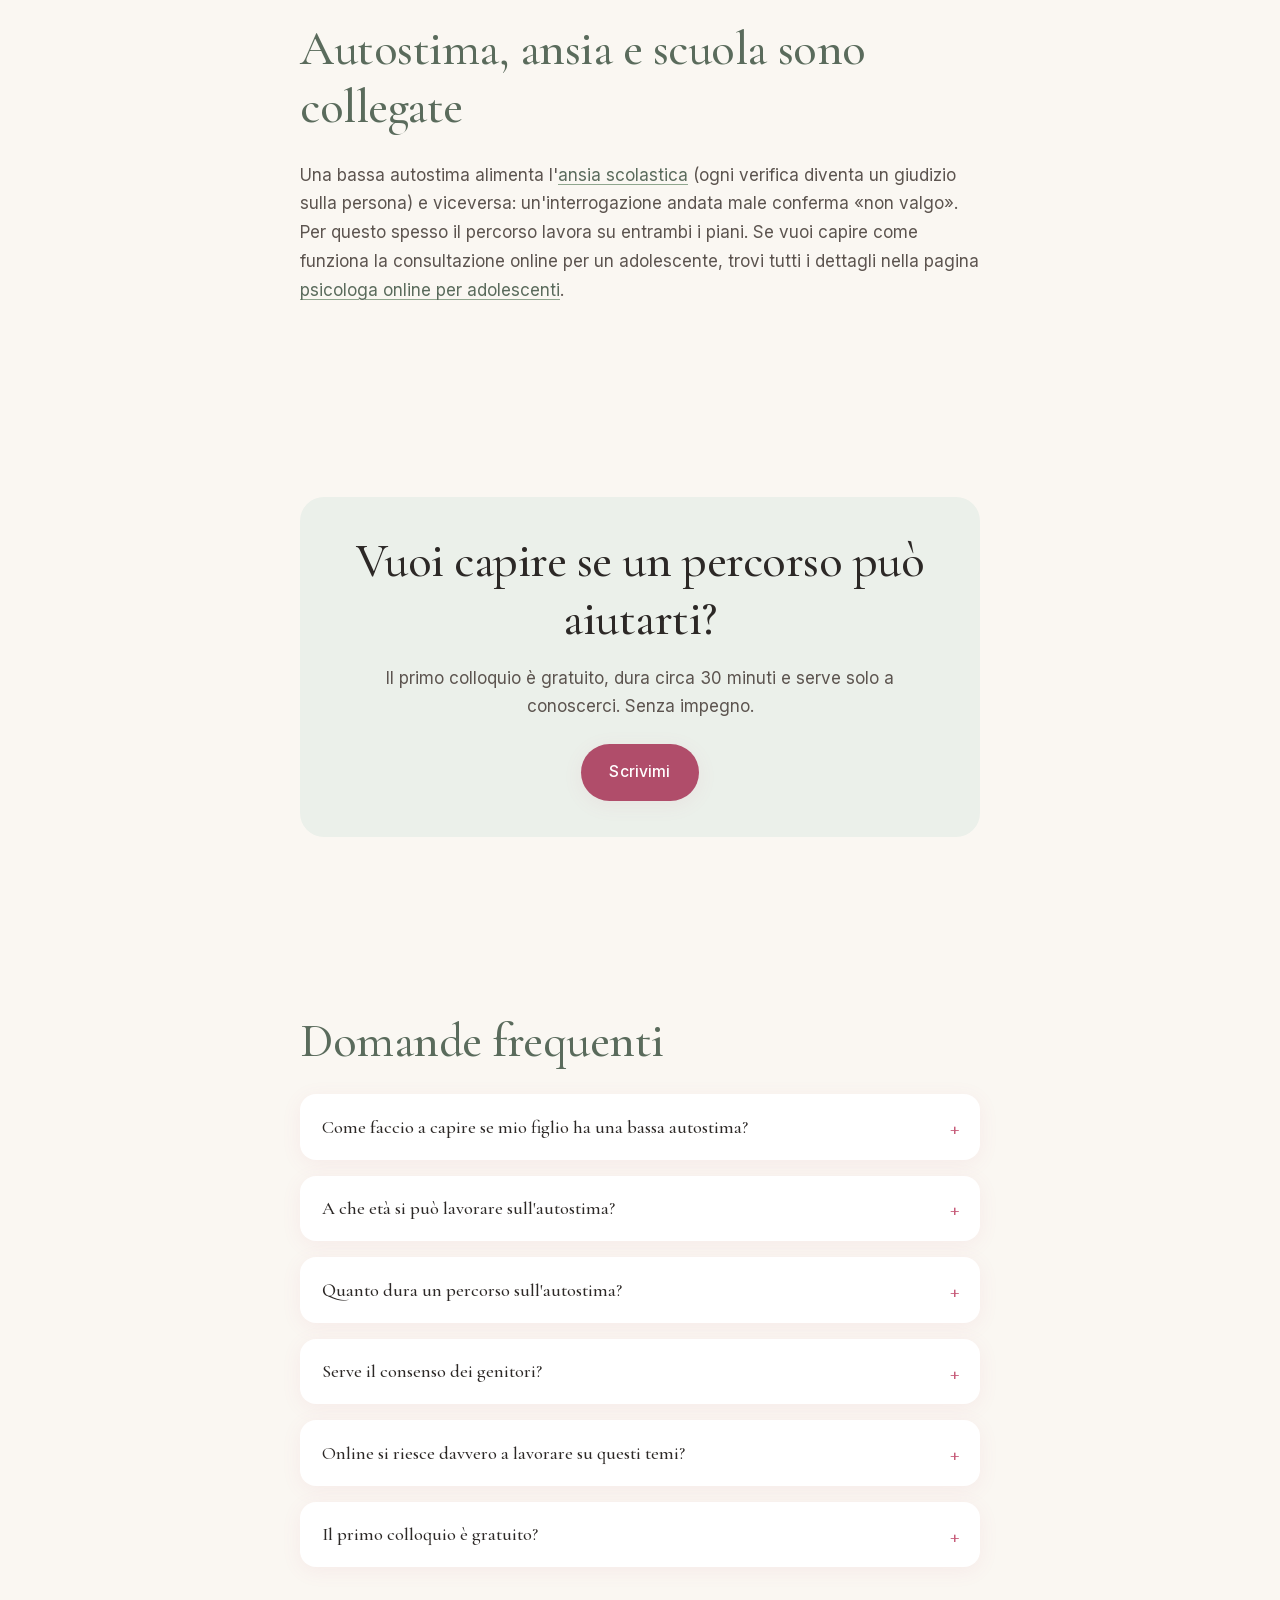
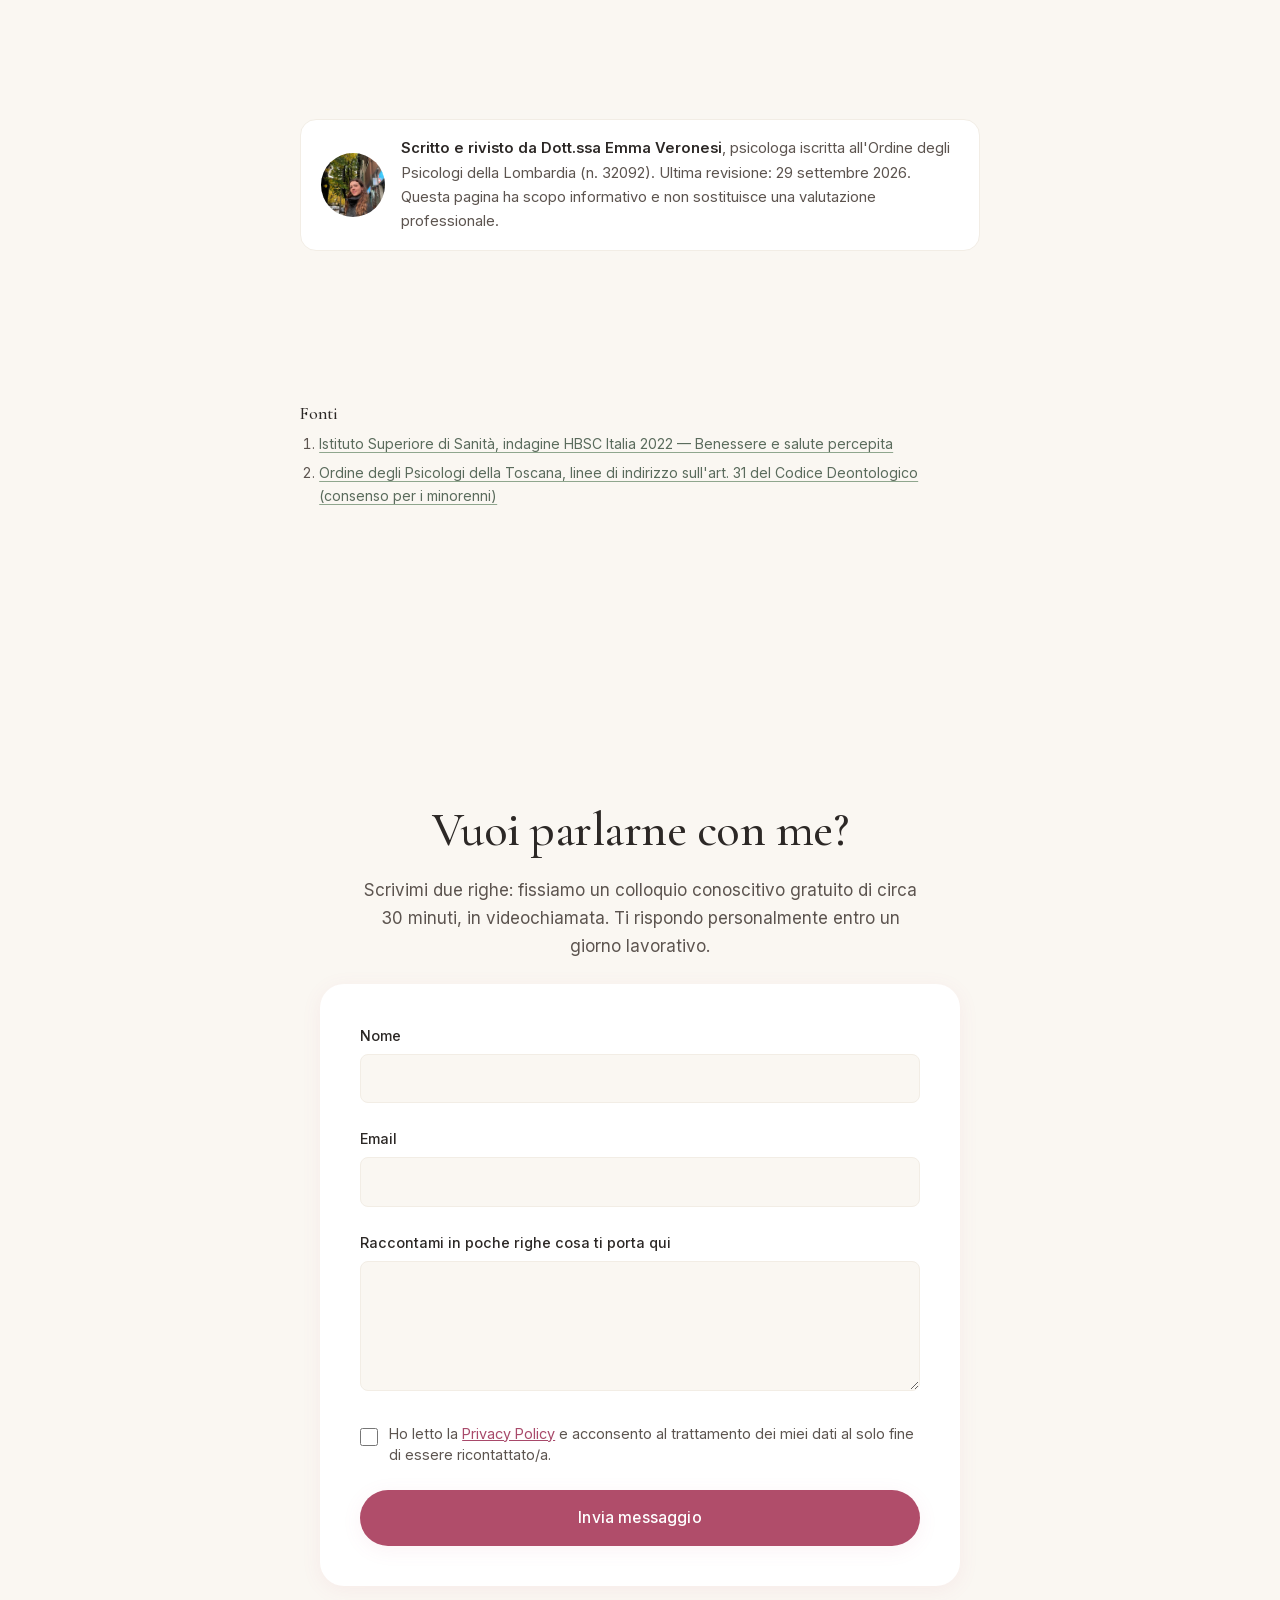
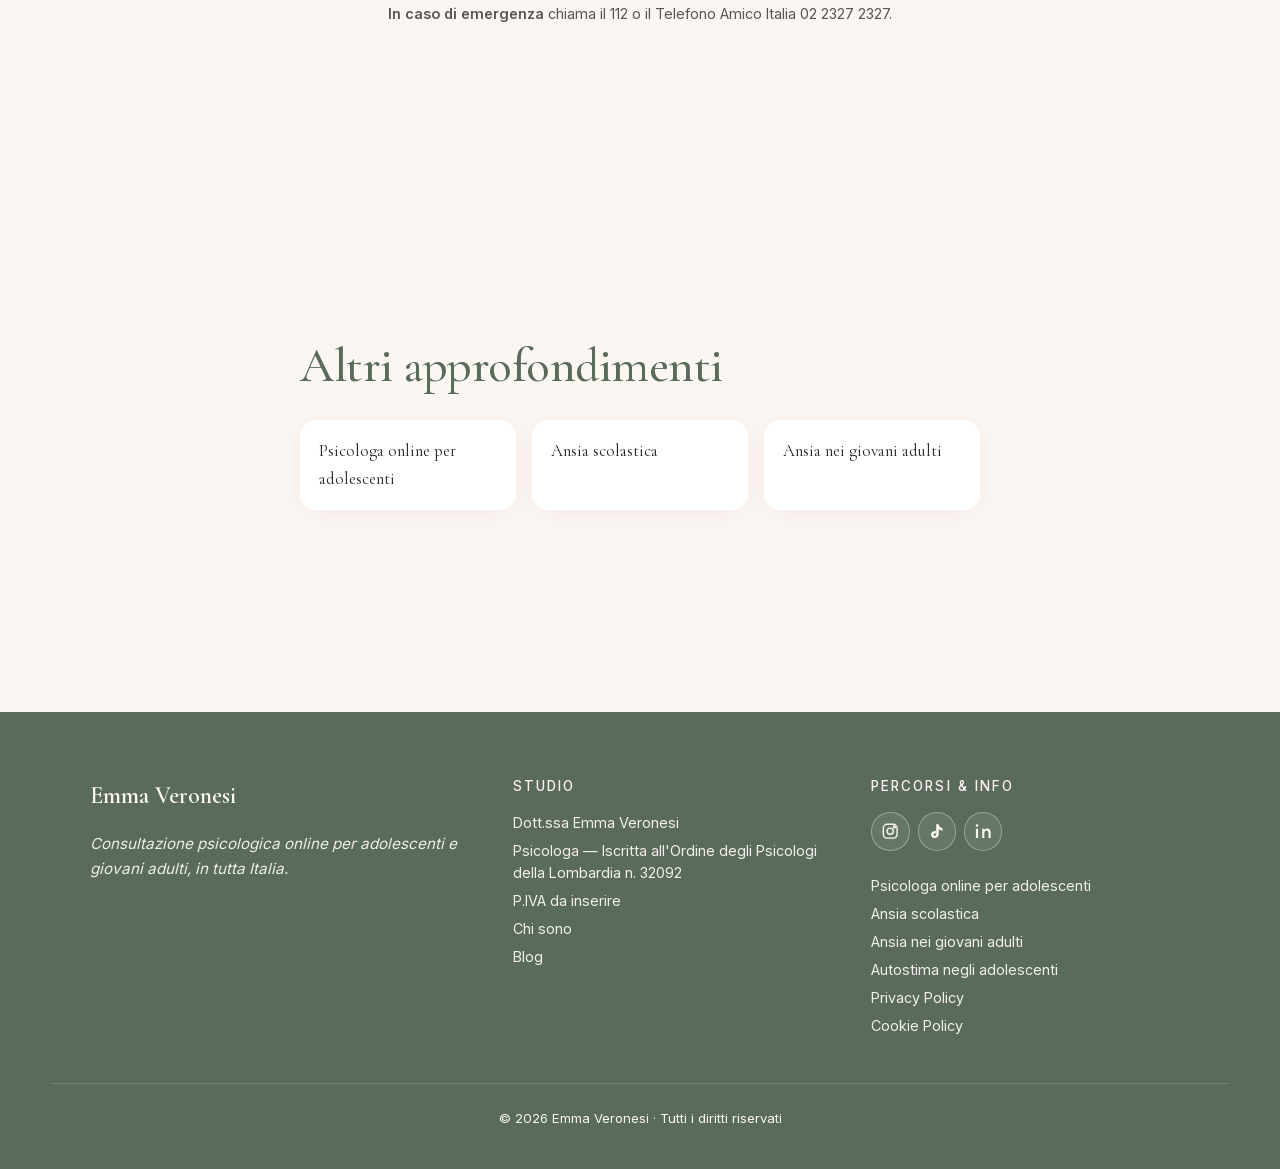
<file: autostima-adolescenti.html>
<!DOCTYPE html>
<html lang="it">
<head>
  <meta charset="UTF-8" />
  <meta name="viewport" content="width=device-width, initial-scale=1.0" />
  <meta name="theme-color" content="#FAF7F2" />
  <title>Autostima negli adolescenti: come rafforzarla | Emma Veronesi</title>
  <meta name="description" content="Bassa autostima in adolescenza: come si manifesta, da dove nasce e come un percorso psicologico online aiuta a rafforzarla. Per ragazzi e genitori. Colloquio gratuito." />
  <meta name="robots" content="index, follow, max-image-preview:large, max-snippet:-1" />
  <meta name="author" content="Dott.ssa Emma Veronesi" />
  <link rel="canonical" href="https://emma-allenamente.com/autostima-adolescenti.html" />

  <meta property="og:site_name" content="Emma Veronesi — Psicologa online" />
  <meta property="og:title" content="Autostima negli adolescenti: come rafforzarla | Emma Veronesi" />
  <meta property="og:description" content="Bassa autostima in adolescenza: come si manifesta, da dove nasce e come un percorso psicologico online aiuta a rafforzarla. Per ragazzi e genitori. Colloquio gratuito." />
  <meta property="og:image" content="https://emma-allenamente.com/assets/img/og-card.jpg" />
  <meta property="og:image:width" content="1200" />
  <meta property="og:image:height" content="630" />
  <meta property="og:image:alt" content="Camelia rosa, simbolo di Allenamente — Emma Veronesi psicologa" />
  <meta property="og:url" content="https://emma-allenamente.com/autostima-adolescenti.html" />
  <meta property="og:type" content="website" />
  <meta property="og:locale" content="it_IT" />
  <meta name="twitter:card" content="summary_large_image" />
  <meta name="twitter:title" content="Autostima negli adolescenti: come rafforzarla | Emma Veronesi" />
  <meta name="twitter:description" content="Bassa autostima in adolescenza: come si manifesta, da dove nasce e come un percorso psicologico online aiuta a rafforzarla. Per ragazzi e genitori. Colloquio gratuito." />
  <meta name="twitter:image" content="https://emma-allenamente.com/assets/img/og-card.jpg" />

  <script type="application/ld+json">
{
  "@context": "https://schema.org",
  "@graph": [
    {
      "@type": "BreadcrumbList",
      "itemListElement": [
        {
          "@type": "ListItem",
          "position": 1,
          "name": "Home",
          "item": "https://emma-allenamente.com/"
        },
        {
          "@type": "ListItem",
          "position": 2,
          "name": "Autostima negli adolescenti: come si costruisce",
          "item": "https://emma-allenamente.com/autostima-adolescenti.html"
        }
      ]
    },
    {
      "@type": "Service",
      "@id": "https://emma-allenamente.com/autostima-adolescenti.html#servizio",
      "name": "Percorso psicologico online sull'autostima negli adolescenti",
      "serviceType": "Percorso psicologico online sull'autostima negli adolescenti",
      "description": "Percorso in videochiamata per adolescenti con bassa autostima, paura del giudizio e perfezionismo: riconoscere il critico interiore, costruire esperienze di riuscita, rafforzare le relazioni. Anche con il coinvolgimento dei genitori.",
      "provider": {
        "@id": "https://emma-allenamente.com/#emma"
      },
      "broker": {
        "@id": "https://emma-allenamente.com/#studio"
      },
      "areaServed": {
        "@type": "Country",
        "name": "Italia"
      },
      "availableChannel": {
        "@type": "ServiceChannel",
        "name": "Videoseduta online",
        "serviceUrl": "https://emma-allenamente.com/autostima-adolescenti.html#contatta"
      },
      "audience": {
        "@type": "PeopleAudience",
        "audienceType": "adolescenti, giovani adulti e genitori"
      },
      "url": "https://emma-allenamente.com/autostima-adolescenti.html"
    },
    {
      "@type": "WebPage",
      "@id": "https://emma-allenamente.com/autostima-adolescenti.html",
      "url": "https://emma-allenamente.com/autostima-adolescenti.html",
      "name": "Autostima negli adolescenti: come rafforzarla | Emma Veronesi",
      "description": "Bassa autostima in adolescenza: come si manifesta, da dove nasce e come un percorso psicologico online aiuta a rafforzarla. Per ragazzi e genitori. Colloquio gratuito.",
      "inLanguage": "it-IT",
      "isPartOf": {
        "@id": "https://emma-allenamente.com/#website"
      },
      "about": {
        "@id": "https://emma-allenamente.com/autostima-adolescenti.html#servizio"
      },
      "author": {
        "@id": "https://emma-allenamente.com/#emma"
      },
      "reviewedBy": {
        "@id": "https://emma-allenamente.com/#emma"
      },
      "dateModified": "2026-09-29",
      "primaryImageOfPage": {
        "@id": "https://emma-allenamente.com/#ritratto"
      }
    },
    {
      "@type": "FAQPage",
      "mainEntity": [
        {
          "@type": "Question",
          "name": "Come faccio a capire se mio figlio ha una bassa autostima?",
          "acceptedAnswer": {
            "@type": "Answer",
            "text": "I segnali più comuni sono autocritica costante, rinuncia a provare cose nuove per paura di sbagliare, sensibilità estrema al giudizio e confronto continuo con gli altri. Se durano da mesi e limitano scuola, sport o amicizie, vale la pena parlarne."
          }
        },
        {
          "@type": "Question",
          "name": "A che età si può lavorare sull'autostima?",
          "acceptedAnswer": {
            "@type": "Answer",
            "text": "Lavoro con ragazzi e ragazze dai 13 anni in su. Prima di quell'età il lavoro passa soprattutto dai genitori e dalla scuola."
          }
        },
        {
          "@type": "Question",
          "name": "Quanto dura un percorso sull'autostima?",
          "acceptedAnswer": {
            "@type": "Answer",
            "text": "In genere da due a quattro mesi, con sedute settimanali o quindicinali. I primi cambiamenti si notano di solito dopo poche settimane."
          }
        },
        {
          "@type": "Question",
          "name": "Serve il consenso dei genitori?",
          "acceptedAnswer": {
            "@type": "Answer",
            "text": "Sì, per i minorenni è richiesto il consenso informato di chi esercita la responsabilità genitoriale, secondo l'art. 31 del Codice Deontologico degli Psicologi."
          }
        },
        {
          "@type": "Question",
          "name": "Online si riesce davvero a lavorare su questi temi?",
          "acceptedAnswer": {
            "@type": "Answer",
            "text": "Sì. Per molti adolescenti parlare dal proprio spazio abbassa la paura del giudizio e rende più facile aprirsi. Gli esercizi tra una seduta e l'altra funzionano allo stesso modo."
          }
        },
        {
          "@type": "Question",
          "name": "Il primo colloquio è gratuito?",
          "acceptedAnswer": {
            "@type": "Answer",
            "text": "Sì, dura circa 30 minuti in videochiamata e serve a capire insieme se e come un percorso può essere utile."
          }
        }
      ]
    },
    {
      "@type": "Person",
      "@id": "https://emma-allenamente.com/#emma",
      "name": "Emma Veronesi",
      "givenName": "Emma",
      "familyName": "Veronesi",
      "honorificPrefix": "Dott.ssa",
      "jobTitle": "Psicologa",
      "description": "Psicologa iscritta all'Ordine degli Psicologi della Lombardia (n. 32092). Consultazione psicologica online per adolescenti e giovani adulti: ansia, scuola e Università, autostima, relazioni.",
      "url": "https://emma-allenamente.com/chi-sono.html",
      "image": {
        "@type": "ImageObject",
        "@id": "https://emma-allenamente.com/#ritratto",
        "url": "https://emma-allenamente.com/assets/img/emma-portrait-600.jpg",
        "width": 600,
        "height": 800,
        "caption": "Dott.ssa Emma Veronesi, psicologa"
      },
      "sameAs": [
        "https://www.instagram.com/allenamente.emma/",
        "https://www.tiktok.com/@allenamente.emma",
        "https://www.linkedin.com/in/emma-veronesi/",
        "https://www.opl.it/iscritti-ricerca-avanzata.php"
      ],
      "alumniOf": {
        "@type": "CollegeOrUniversity",
        "name": "Università Cattolica del Sacro Cuore",
        "sameAs": "https://www.unicatt.it/"
      },
      "hasCredential": [
        {
          "@type": "EducationalOccupationalCredential",
          "credentialCategory": "degree",
          "name": "Laurea magistrale in Psicologia per il Benessere: Empowerment, Riabilitazione e Tecnologie Positive",
          "recognizedBy": {
            "@type": "CollegeOrUniversity",
            "name": "Università Cattolica del Sacro Cuore"
          }
        },
        {
          "@type": "EducationalOccupationalCredential",
          "credentialCategory": "license",
          "name": "Iscrizione all'Albo degli Psicologi della Lombardia, n. 32092",
          "identifier": "32092",
          "recognizedBy": {
            "@type": "Organization",
            "name": "Ordine degli Psicologi della Lombardia",
            "url": "https://www.opl.it/"
          }
        }
      ],
      "knowsAbout": [
        "psicologia dell'adolescenza",
        "psicologia dei giovani adulti",
        "ansia",
        "ansia scolastica",
        "ansia da esame",
        "autostima",
        "gestione delle emozioni",
        "mindfulness",
        "psicologia positiva",
        "consultazione psicologica online"
      ],
      "knowsLanguage": [
        "it"
      ],
      "worksFor": {
        "@id": "https://emma-allenamente.com/#studio"
      }
    }
  ]
}
</script>

  <link rel="icon" type="image/svg+xml" href="assets/img/favicon.svg" />
  <!-- Font self-hosted (vedi assets/fonts/ e @font-face in styles.css) -->
  <link rel="preload" as="font" type="font/woff2" href="assets/fonts/cormorant-garamond-latin.woff2" crossorigin />
  <link rel="preload" as="font" type="font/woff2" href="assets/fonts/inter-latin.woff2" crossorigin />
  <link rel="stylesheet" href="assets/css/styles.css" />
</head>
<body>
  <header class="site-header">
    <nav class="nav container" aria-label="Navigazione principale">
      <a href="index.html" class="nav-brand" aria-label="Emma Veronesi - Home">
        <img src="assets/img/favicon.svg" alt="" aria-hidden="true" width="32" height="32" />
        <span>Emma Veronesi</span>
      </a>
      <button class="nav-toggle" aria-label="Apri menu" aria-expanded="false" aria-controls="primary-nav">
        <span></span><span></span><span></span>
      </button>
      <ul class="nav-links" id="primary-nav">
        <li><a href="chi-sono.html">Chi sono</a></li>
        <li><a href="index.html#servizi">Percorsi</a></li>
        <li><a href="psicologo-online-adolescenti.html">Adolescenti</a></li>
        <li><a href="ansia-scolastica.html">Ansia scolastica</a></li>
        <li><a href="ansia-giovani-adulti.html">Giovani adulti</a></li>
        <li><a href="autostima-adolescenti.html">Autostima</a></li>
        <li><a href="blog/index.html">Blog</a></li>
        <li><a href="index.html#contatta">Contatta</a></li>
      </ul>
    </nav>
  </header>

  <main>
    <section class="landing-hero">
      <div class="container">
        <nav class="breadcrumb" aria-label="Percorso di navigazione">
          <a href="index.html">Home</a>
          <span aria-hidden="true">/</span>
          <span>Autostima negli adolescenti: come si costruisce</span>
        </nav>
        <p class="eyebrow">Identità e sicurezza di sé</p>
        <h1>Autostima negli adolescenti: come si costruisce</h1>
        <p class="landing-lead">«Non sono abbastanza», «gli altri sono meglio», «se sbaglio mi giudicano». In adolescenza l'autostima si costruisce e si mette in discussione ogni giorno. Un percorso psicologico aiuta a costruirla su basi più solide del giudizio degli altri.</p>
        <div class="hero-actions">
          <a href="#contatta" class="btn btn-primary">Prenota un colloquio gratuito</a>
          <a href="index.html#servizi" class="btn btn-secondary">Vedi tutti i percorsi</a>
        </div>
      </div>
    </section>

    <section class="landing-body">
      <div class="container landing-narrow">
        <p class="risposta-diretta"><strong>L'autostima negli adolescenti</strong> è il giudizio che ragazzi e ragazze danno di sé stessi, e tra i 12 e i 18 anni è particolarmente fragile perché dipende molto dal confronto con i coetanei, dai risultati a scuola e nello sport e dall'immagine del corpo. Una bassa autostima si riconosce da autocritica costante, paura del giudizio, difficoltà a dire di no e rinuncia a provare. Si rafforza con un lavoro concreto sui pensieri, sulle esperienze di riuscita e sulle relazioni; un percorso online con una psicologa dura in genere da due a quattro mesi.</p>

        <section class="landing-block">
          <h2>Perché in adolescenza l'autostima vacilla</h2>
          <p>Tra i 12 e i 18 anni cambia tutto insieme: il corpo, il gruppo di amici, le richieste della scuola, il rapporto con i genitori. L'adolescente si guarda con occhi nuovi e, per la prima volta, con gli occhi degli altri. I social amplificano il confronto: si misura la propria vita ordinaria con i momenti migliori di tutti gli altri.</p>
          <p>I dati aiutano a capire la portata del fenomeno: nell'indagine HBSC Italia 2022, meno di una ragazza su tre sopra i 13 anni percepisce la propria salute come eccellente, e a 17 anni la quota scende al 13%.<sup>1</sup> Non è una statistica sull'autostima in senso stretto, ma racconta quanto lo sguardo su di sé si faccia severo proprio negli anni in cui si forma l'identità.</p>
        </section>
        <section class="landing-block">
          <h2>Come si manifesta una bassa autostima</h2>
          <ul class="landing-check">
            <li>autocritica costante: «sono stupido», «non ci riesco mai», anche davanti a un piccolo errore</li>
            <li>paura del giudizio che porta a evitare: non alzare la mano, non provare uno sport, non pubblicare, non parlare con qualcuno</li>
            <li>difficoltà a dire di no, tendenza a compiacere per essere accettati</li>
            <li>confronto continuo con compagni, influencer, fratelli</li>
            <li>rapporto difficile con il corpo e con l'immagine</li>
            <li>rinuncia preventiva: «tanto non mi prendono», «tanto vado male»</li>
            <li>a volte, comportamenti di sfida o “da duro” che nascondono insicurezza</li>
          </ul>
          <p>La bassa autostima raramente si mostra come tristezza dichiarata. Più spesso è una rinuncia silenziosa, o un'irritabilità che i genitori leggono come maleducazione.</p>
        </section>
        <section class="landing-block">
          <h2>Da cosa dipende (e da cosa no)</h2>
          <p>L'autostima non è un tratto fisso. Si forma dalle <strong>esperienze di riuscita e di fallimento</strong>, da come sono state accolte dagli adulti, dai <strong>messaggi ricevuti</strong> (esplicitamente e no) su ciò che rende una persona “a posto”, e dal <strong>modo in cui il ragazzo si parla</strong>. Non dipende dal numero di like, né da un voto, né dal fatto di essere “bravi in qualcosa” — anche se in adolescenza sembra dipendere esattamente da quello.</p>
          <p>Una distinzione utile che uso in seduta: l'<em>autostima da prestazione</em> (valgo se riesco) è fragile per definizione, perché ogni insuccesso la smonta; l'<em>autostima di base</em> (valgo perché sono una persona, con qualità e limiti) è quella che si costruisce e che regge le cadute.</p>
        </section>
        <section class="landing-block">
          <h2>Cosa lavoriamo insieme</h2>
          <ol class="landing-list">
            <li><strong>Riconoscere il critico interiore</strong>: dare un nome ai pensieri automatici («sono un fallito») e distinguerli dai fatti.</li>
            <li><strong>Rivedere le “regole”</strong> apprese: «devo piacere a tutti», «non devo mai sbagliare», «se non sono il migliore non conto».</li>
            <li><strong>Costruire esperienze di riuscita</strong> piccole e reali: esposizione graduale a situazioni temute, scelte e non imposte.</li>
            <li><strong>Allenare l'auto-compassione</strong>: parlarsi come si parlerebbe a un amico, con strumenti della psicologia positiva e della mindfulness.</li>
            <li><strong>Curare le relazioni</strong>: dire di no, chiedere aiuto, scegliere le amicizie che fanno bene.</li>
          </ol>
          <p>Il percorso è concreto: in ogni seduta si esce con un esercizio da provare. In genere si vedono cambiamenti dopo poche settimane; consolidare un'autostima più stabile richiede spesso due-quattro mesi di lavoro.</p>
        </section>
        <section class="landing-block">
          <h2>Il ruolo dei genitori</h2>
          <p>I genitori hanno più leva di quanto pensino. Aiuta: riconoscere l'impegno e non solo il risultato; evitare i confronti (con fratelli, compagni, «io alla tua età»); lasciare spazio a errori senza correre a risolverli; dire cosa si apprezza del figlio come persona, non solo come studente o atleta.</p>
          <p>Se il ragazzo non vuole iniziare un percorso, il primo colloquio può essere solo con i genitori: spesso bastano alcuni cambiamenti nella comunicazione in casa per avviare un cambiamento. Per i minorenni serve in ogni caso il consenso di chi ha la responsabilità genitoriale.<sup>2</sup></p>
        </section>
        <section class="landing-block">
          <h2>Autostima, ansia e scuola sono collegate</h2>
          <p>Una bassa autostima alimenta l'<a href="ansia-scolastica.html">ansia scolastica</a> (ogni verifica diventa un giudizio sulla persona) e viceversa: un'interrogazione andata male conferma «non valgo». Per questo spesso il percorso lavora su entrambi i piani. Se vuoi capire come funziona la consultazione online per un adolescente, trovi tutti i dettagli nella pagina <a href="psicologo-online-adolescenti.html">psicologa online per adolescenti</a>.</p>
        </section>

        <aside class="landing-cta">
          <h2>Vuoi capire se un percorso può aiutarti?</h2>
          <p>Il primo colloquio è gratuito, dura circa 30 minuti e serve solo a conoscerci. Senza impegno.</p>
          <a href="#contatta" class="btn btn-primary">Scrivimi</a>
        </aside>

        <section class="landing-faq" id="faq">
          <h2>Domande frequenti</h2>
          <div class="faq-list">
          <details class="faq-item">
            <summary>Come faccio a capire se mio figlio ha una bassa autostima?</summary>
            <p>I segnali più comuni sono autocritica costante, rinuncia a provare cose nuove per paura di sbagliare, sensibilità estrema al giudizio e confronto continuo con gli altri. Se durano da mesi e limitano scuola, sport o amicizie, vale la pena parlarne.</p>
          </details>
          <details class="faq-item">
            <summary>A che età si può lavorare sull'autostima?</summary>
            <p>Lavoro con ragazzi e ragazze dai 13 anni in su. Prima di quell'età il lavoro passa soprattutto dai genitori e dalla scuola.</p>
          </details>
          <details class="faq-item">
            <summary>Quanto dura un percorso sull'autostima?</summary>
            <p>In genere da due a quattro mesi, con sedute settimanali o quindicinali. I primi cambiamenti si notano di solito dopo poche settimane.</p>
          </details>
          <details class="faq-item">
            <summary>Serve il consenso dei genitori?</summary>
            <p>Sì, per i minorenni è richiesto il consenso informato di chi esercita la responsabilità genitoriale, secondo l'art. 31 del Codice Deontologico degli Psicologi.</p>
          </details>
          <details class="faq-item">
            <summary>Online si riesce davvero a lavorare su questi temi?</summary>
            <p>Sì. Per molti adolescenti parlare dal proprio spazio abbassa la paura del giudizio e rende più facile aprirsi. Gli esercizi tra una seduta e l'altra funzionano allo stesso modo.</p>
          </details>
          <details class="faq-item">
            <summary>Il primo colloquio è gratuito?</summary>
            <p>Sì, dura circa 30 minuti in videochiamata e serve a capire insieme se e come un percorso può essere utile.</p>
          </details>
          </div>
        </section>

        <aside class="autore-box" aria-label="Autrice e revisione">
          <img src="assets/img/emma-portrait-300.jpg" alt="Dott.ssa Emma Veronesi" width="64" height="64" loading="lazy" />
          <p><strong>Scritto e rivisto da <a href="chi-sono.html">Dott.ssa Emma Veronesi</a></strong>, psicologa iscritta all'Ordine degli Psicologi della Lombardia (n. 32092). Ultima revisione: <time datetime="2026-09-29">29 settembre 2026</time>. Questa pagina ha scopo informativo e non sostituisce una valutazione professionale.</p>
        </aside>

        <section class="fonti" aria-label="Fonti">
          <h2 style="font-size:1.1rem;margin-bottom:0.5rem">Fonti</h2>
          <ol>
            <li><a href="https://www.epicentro.iss.it/hbsc/indagine-2022-benessere" target="_blank" rel="noopener">Istituto Superiore di Sanità, indagine HBSC Italia 2022 — Benessere e salute percepita</a></li>
            <li><a href="https://www.ordinepsicologitoscana.it/come-fare-per/Lavorare-con-i-minori-Linee-di-indirizzo-OPT-sull-articolo-31-del-Codice-Deontologico-.php?t=4393" target="_blank" rel="noopener">Ordine degli Psicologi della Toscana, linee di indirizzo sull'art. 31 del Codice Deontologico (consenso per i minorenni)</a></li>
          </ol>
        </section>

        <section class="landing-form" id="contatta">
          <h2>Vuoi parlarne con me?</h2>
          <p>Scrivimi due righe: fissiamo un colloquio conoscitivo gratuito di circa 30 minuti, in videochiamata. Ti rispondo personalmente entro un giorno lavorativo.</p>
          <form class="contatta-form" id="contatta-form" novalidate>
            <input type="hidden" name="pagina" value="autostima-adolescenti" />
            <div class="form-row">
              <label for="name">Nome</label>
              <input type="text" id="name" name="name" required autocomplete="name" />
            </div>
            <div class="form-row">
              <label for="email">Email</label>
              <input type="email" id="email" name="email" required autocomplete="email" />
            </div>
            <div class="form-row">
              <label for="message">Raccontami in poche righe cosa ti porta qui</label>
              <textarea id="message" name="message" required rows="4"></textarea>
            </div>
            <div class="form-row honeypot" aria-hidden="true">
              <label for="botcheck">Lascia vuoto</label>
              <input type="text" id="botcheck" name="botcheck" tabindex="-1" autocomplete="off" />
            </div>
            <label class="form-consent">
              <input type="checkbox" name="consenso" required />
              <span>Ho letto la <a href="privacy.html">Privacy Policy</a> e acconsento al trattamento dei miei dati al solo fine di essere ricontattato/a.</span>
            </label>
            <button type="submit" class="btn btn-primary" style="width:100%">Invia messaggio</button>
            <div class="form-feedback" id="form-feedback" role="status" aria-live="polite"></div>
          </form>
          <p style="margin-top:1rem;font-size:0.9rem"><strong>In caso di emergenza</strong> chiama il 112 o il Telefono Amico Italia 02 2327 2327.</p>
        </section>

        <section class="related-paths">
          <h2>Altri approfondimenti</h2>
          <div class="related-grid">
          <a class="related-card" href="psicologo-online-adolescenti.html"><span>Psicologa online per adolescenti</span></a>
          <a class="related-card" href="ansia-scolastica.html"><span>Ansia scolastica</span></a>
          <a class="related-card" href="ansia-giovani-adulti.html"><span>Ansia nei giovani adulti</span></a>
          </div>
        </section>
      </div>
    </section>
  </main>

  <!--
    ===========================================================
    FOOTER — dati professionali obbligatori per legge
    ===========================================================
    DATI DA AGGIORNARE: P.IVA (cerca "P.IVA da inserire").
  -->
  <footer class="site-footer">
    <div class="container">
      <div>
        <div class="footer-brand">Emma Veronesi</div>
        <p class="footer-tagline">Consultazione psicologica online per adolescenti e giovani adulti, in tutta Italia.</p>
      </div>

      <div class="footer-col">
        <p class="h5">Studio</p>
        <p>Dott.ssa Emma Veronesi</p>
        <p>Psicologa — Iscritta all'Ordine degli Psicologi della Lombardia n. 32092</p>
        <p>P.IVA da inserire</p>
        <p><a href="chi-sono.html">Chi sono</a></p>
        <p><a href="blog/index.html">Blog</a></p>
      </div>

      <div class="footer-col">
        <p class="h5">Percorsi &amp; Info</p>
        <div class="footer-social-links" aria-label="Canali social">
          <a class="social-icon-link social-instagram" href="https://www.instagram.com/allenamente.emma/" target="_blank" rel="noopener me" aria-label="Instagram di allenamente.emma">
            <svg viewBox="0 0 24 24" aria-hidden="true">
              <rect x="3" y="3" width="18" height="18" rx="5" />
              <circle cx="12" cy="12" r="4" />
              <circle cx="17.5" cy="6.5" r="1.2" />
            </svg>
          </a>
          <a class="social-icon-link social-tiktok" href="https://www.tiktok.com/@allenamente.emma" target="_blank" rel="noopener me" aria-label="TikTok di allenamente.emma">
            <svg viewBox="0 0 24 24" aria-hidden="true">
              <path d="M14 3c.4 3 2.1 4.9 5 5.2v3.1c-1.8-.1-3.4-.7-5-1.8v6.2c0 3.2-2.2 5.3-5.2 5.3-2.8 0-4.8-1.9-4.8-4.5 0-2.8 2.2-4.7 5.2-4.7.4 0 .8 0 1.1.1v3.3c-.4-.1-.8-.2-1.2-.2-1.1 0-1.9.6-1.9 1.5s.7 1.5 1.7 1.5c1.1 0 1.8-.7 1.8-2V3h3.3Z" />
            </svg>
          </a>
          <a class="social-icon-link social-linkedin" href="https://www.linkedin.com/in/emma-veronesi/" target="_blank" rel="noopener me" aria-label="LinkedIn di Emma Veronesi">
            <svg viewBox="0 0 24 24" aria-hidden="true">
              <path d="M5.3 8.7H2.5V21h2.8V8.7ZM3.9 3C2.9 3 2.2 3.7 2.2 4.6s.7 1.6 1.7 1.6 1.7-.7 1.7-1.6S4.9 3 3.9 3ZM21.8 14c0-3.7-2-5.6-4.7-5.6-2.1 0-3.1 1.2-3.6 2V8.7h-2.8V21h2.8v-6.8c0-1.8 1-3 2.5-3s2.9 1.1 2.9 3.1V21h2.9v-7Z" />
            </svg>
          </a>
        </div>
        <p><a href="psicologo-online-adolescenti.html">Psicologa online per adolescenti</a></p>
        <p><a href="ansia-scolastica.html">Ansia scolastica</a></p>
        <p><a href="ansia-giovani-adulti.html">Ansia nei giovani adulti</a></p>
        <p><a href="autostima-adolescenti.html">Autostima negli adolescenti</a></p>
        <p><a href="privacy.html">Privacy Policy</a></p>
        <p><a href="cookie.html">Cookie Policy</a></p>
      </div>
    </div>

    <div class="footer-bottom">
      © <span data-year>2026</span> Emma Veronesi · Tutti i diritti riservati
    </div>
  </footer>

  <script src="assets/js/config.js"></script>
  <script src="assets/js/main.js"></script>
</body>
</html>
</file>
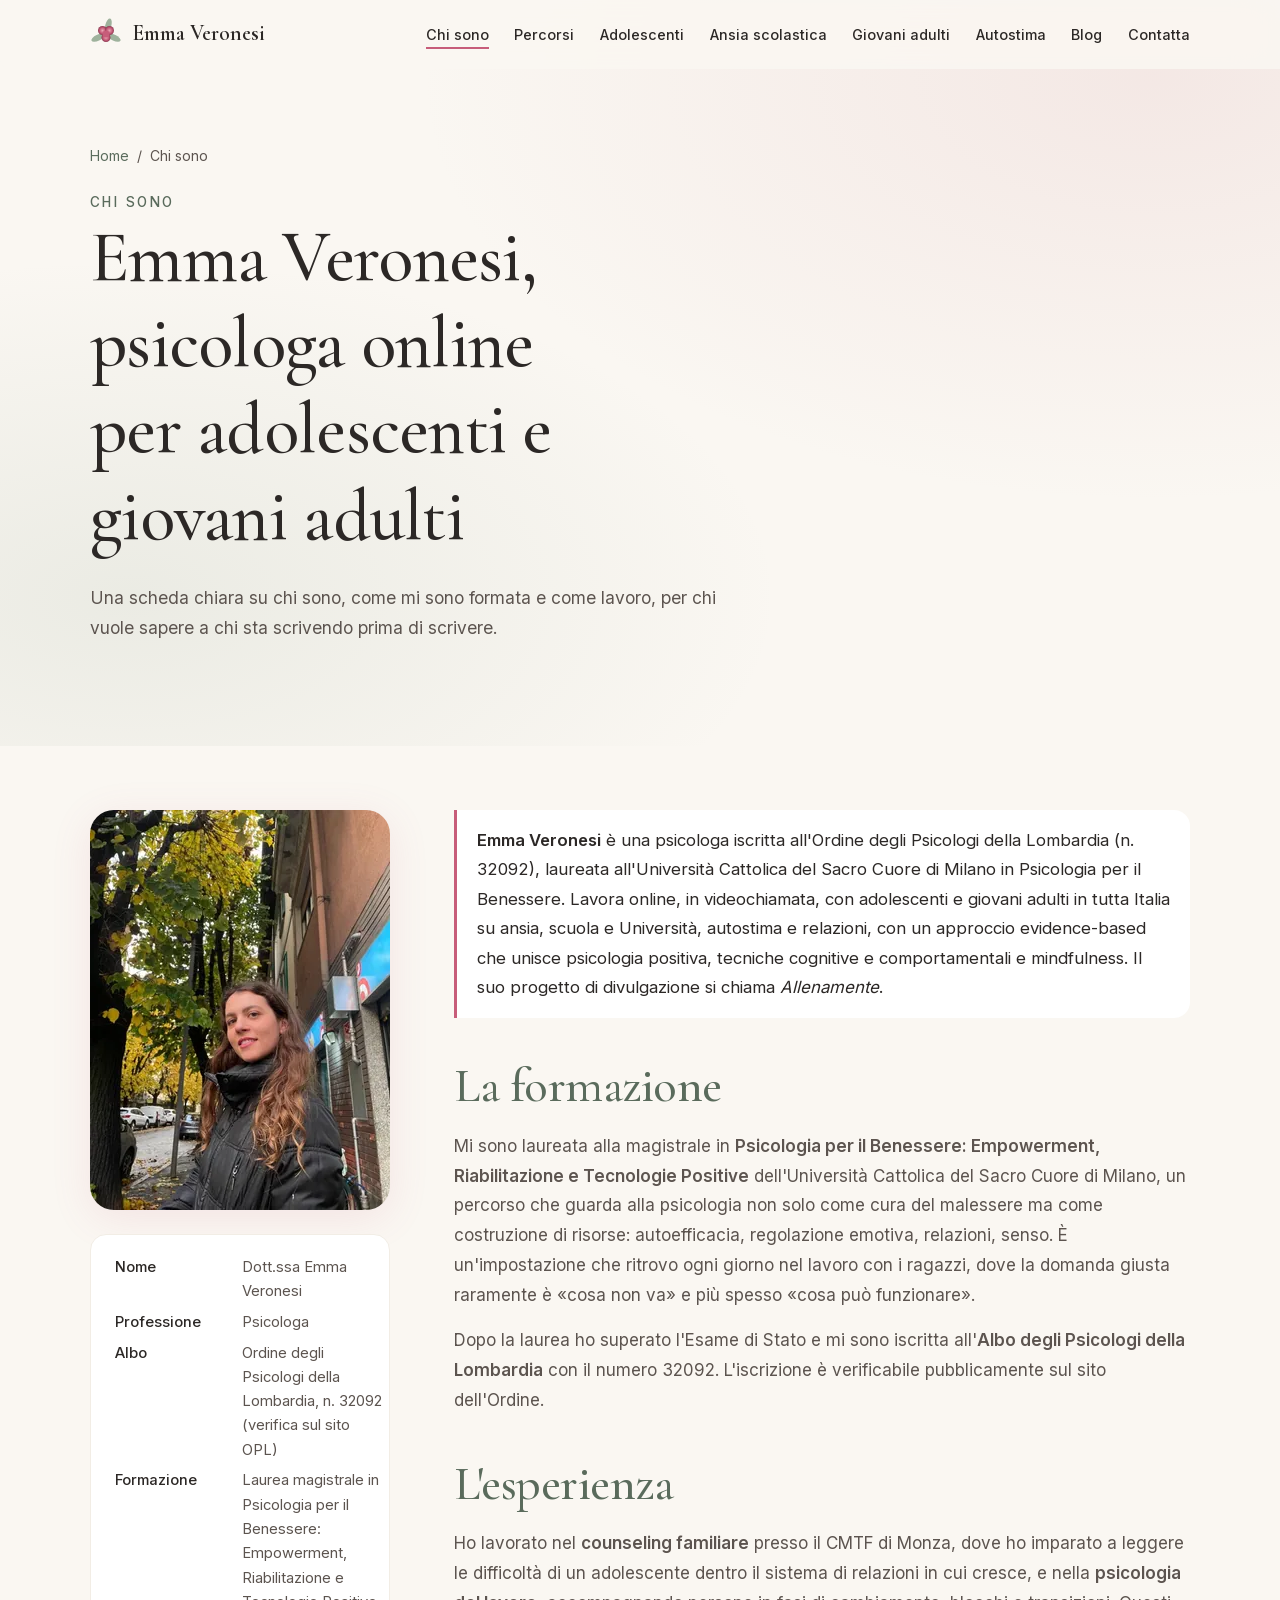
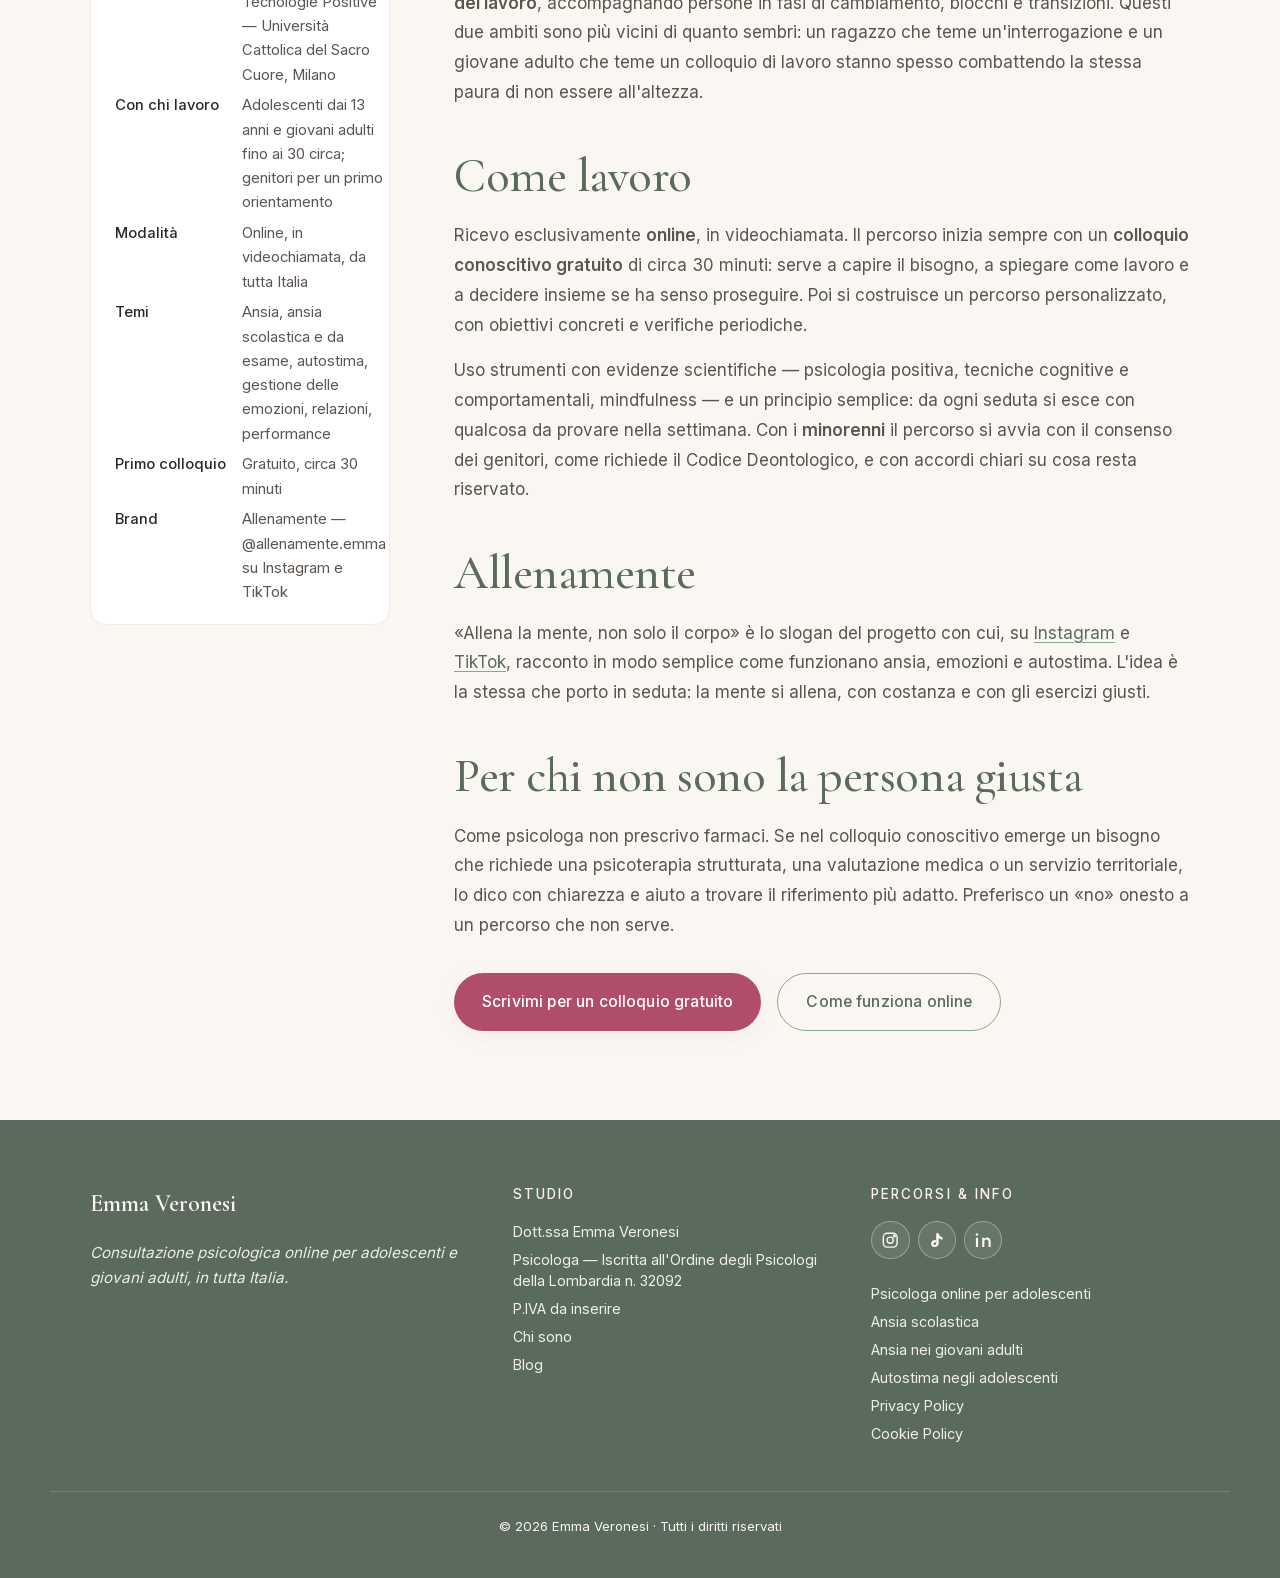
<file: chi-sono.html>
<!DOCTYPE html>
<html lang="it">
<head>
  <meta charset="UTF-8" />
  <meta name="viewport" content="width=device-width, initial-scale=1.0" />
  <meta name="theme-color" content="#FAF7F2" />
  <title>Chi sono: Emma Veronesi, psicologa online per adolescenti | Allenamente</title>
  <meta name="description" content="Emma Veronesi è una psicologa iscritta all'Ordine degli Psicologi della Lombardia (n. 32092), laureata alla Cattolica di Milano. Lavora online con adolescenti e giovani adulti su ansia, scuola e autostima." />
  <meta name="robots" content="index, follow, max-image-preview:large, max-snippet:-1" />
  <meta name="author" content="Dott.ssa Emma Veronesi" />
  <link rel="canonical" href="https://emma-allenamente.com/chi-sono.html" />

  <meta property="og:site_name" content="Emma Veronesi — Psicologa online" />
  <meta property="og:title" content="Chi sono: Emma Veronesi, psicologa online per adolescenti | Allenamente" />
  <meta property="og:description" content="Emma Veronesi è una psicologa iscritta all'Ordine degli Psicologi della Lombardia (n. 32092), laureata alla Cattolica di Milano. Lavora online con adolescenti e giovani adulti su ansia, scuola e autostima." />
  <meta property="og:image" content="https://emma-allenamente.com/assets/img/og-card.jpg" />
  <meta property="og:image:width" content="1200" />
  <meta property="og:image:height" content="630" />
  <meta property="og:image:alt" content="Camelia rosa, simbolo di Allenamente — Emma Veronesi psicologa" />
  <meta property="og:url" content="https://emma-allenamente.com/chi-sono.html" />
  <meta property="og:type" content="website" />
  <meta property="og:locale" content="it_IT" />
  <meta name="twitter:card" content="summary_large_image" />
  <meta name="twitter:title" content="Chi sono: Emma Veronesi, psicologa online per adolescenti | Allenamente" />
  <meta name="twitter:description" content="Emma Veronesi è una psicologa iscritta all'Ordine degli Psicologi della Lombardia (n. 32092), laureata alla Cattolica di Milano. Lavora online con adolescenti e giovani adulti su ansia, scuola e autostima." />
  <meta name="twitter:image" content="https://emma-allenamente.com/assets/img/og-card.jpg" />

  <script type="application/ld+json">
{
  "@context": "https://schema.org",
  "@graph": [
    {
      "@type": "BreadcrumbList",
      "itemListElement": [
        {
          "@type": "ListItem",
          "position": 1,
          "name": "Home",
          "item": "https://emma-allenamente.com/"
        },
        {
          "@type": "ListItem",
          "position": 2,
          "name": "Chi sono",
          "item": "https://emma-allenamente.com/chi-sono.html"
        }
      ]
    },
    {
      "@type": "ProfilePage",
      "@id": "https://emma-allenamente.com/chi-sono.html",
      "url": "https://emma-allenamente.com/chi-sono.html",
      "name": "Chi è Emma Veronesi, psicologa online",
      "inLanguage": "it-IT",
      "isPartOf": {
        "@id": "https://emma-allenamente.com/#website"
      },
      "mainEntity": {
        "@id": "https://emma-allenamente.com/#emma"
      },
      "dateModified": "2026-09-29"
    },
    {
      "@type": "Person",
      "@id": "https://emma-allenamente.com/#emma",
      "name": "Emma Veronesi",
      "givenName": "Emma",
      "familyName": "Veronesi",
      "honorificPrefix": "Dott.ssa",
      "jobTitle": "Psicologa",
      "description": "Psicologa iscritta all'Ordine degli Psicologi della Lombardia (n. 32092). Consultazione psicologica online per adolescenti e giovani adulti: ansia, scuola e Università, autostima, relazioni.",
      "url": "https://emma-allenamente.com/chi-sono.html",
      "image": {
        "@type": "ImageObject",
        "@id": "https://emma-allenamente.com/#ritratto",
        "url": "https://emma-allenamente.com/assets/img/emma-portrait-600.jpg",
        "width": 600,
        "height": 800,
        "caption": "Dott.ssa Emma Veronesi, psicologa"
      },
      "sameAs": [
        "https://www.instagram.com/allenamente.emma/",
        "https://www.tiktok.com/@allenamente.emma",
        "https://www.linkedin.com/in/emma-veronesi/",
        "https://www.opl.it/iscritti-ricerca-avanzata.php"
      ],
      "alumniOf": {
        "@type": "CollegeOrUniversity",
        "name": "Università Cattolica del Sacro Cuore",
        "sameAs": "https://www.unicatt.it/"
      },
      "hasCredential": [
        {
          "@type": "EducationalOccupationalCredential",
          "credentialCategory": "degree",
          "name": "Laurea magistrale in Psicologia per il Benessere: Empowerment, Riabilitazione e Tecnologie Positive",
          "recognizedBy": {
            "@type": "CollegeOrUniversity",
            "name": "Università Cattolica del Sacro Cuore"
          }
        },
        {
          "@type": "EducationalOccupationalCredential",
          "credentialCategory": "license",
          "name": "Iscrizione all'Albo degli Psicologi della Lombardia, n. 32092",
          "identifier": "32092",
          "recognizedBy": {
            "@type": "Organization",
            "name": "Ordine degli Psicologi della Lombardia",
            "url": "https://www.opl.it/"
          }
        }
      ],
      "knowsAbout": [
        "psicologia dell'adolescenza",
        "psicologia dei giovani adulti",
        "ansia",
        "ansia scolastica",
        "ansia da esame",
        "autostima",
        "gestione delle emozioni",
        "mindfulness",
        "psicologia positiva",
        "consultazione psicologica online"
      ],
      "knowsLanguage": [
        "it"
      ],
      "worksFor": {
        "@id": "https://emma-allenamente.com/#studio"
      }
    },
    {
      "@type": [
        "ProfessionalService",
        "Psychologist"
      ],
      "@id": "https://emma-allenamente.com/#studio",
      "name": "Dott.ssa Emma Veronesi — Psicologa online (Allenamente)",
      "alternateName": [
        "Allenamente",
        "allenamente.emma"
      ],
      "url": "https://emma-allenamente.com/",
      "logo": "https://emma-allenamente.com/assets/img/favicon.svg",
      "image": "https://emma-allenamente.com/assets/img/og-card.jpg",
      "description": "Consultazione psicologica online in videoseduta per adolescenti e giovani adulti in tutta Italia: ansia, scuola e Università, autostima, relazioni, gestione delle emozioni. Primo colloquio conoscitivo gratuito di 30 minuti.",
      "founder": {
        "@id": "https://emma-allenamente.com/#emma"
      },
      "employee": {
        "@id": "https://emma-allenamente.com/#emma"
      },
      "areaServed": {
        "@type": "Country",
        "name": "Italia",
        "sameAs": "https://www.wikidata.org/wiki/Q38"
      },
      "availableLanguage": [
        "it"
      ],
      "address": {
        "@type": "PostalAddress",
        "addressRegion": "Lombardia",
        "addressCountry": "IT"
      },
      "sameAs": [
        "https://www.instagram.com/allenamente.emma/",
        "https://www.tiktok.com/@allenamente.emma",
        "https://www.linkedin.com/in/emma-veronesi/",
        "https://www.opl.it/iscritti-ricerca-avanzata.php"
      ],
      "hasOfferCatalog": {
        "@type": "OfferCatalog",
        "name": "Percorsi psicologici online",
        "itemListElement": [
          {
            "@type": "Offer",
            "itemOffered": {
              "@type": "Service",
              "@id": "https://emma-allenamente.com/psicologo-online-adolescenti.html#servizio",
              "name": "Consultazione psicologica online per adolescenti",
              "url": "https://emma-allenamente.com/psicologo-online-adolescenti.html"
            }
          },
          {
            "@type": "Offer",
            "itemOffered": {
              "@type": "Service",
              "@id": "https://emma-allenamente.com/ansia-scolastica.html#servizio",
              "name": "Supporto psicologico per l'ansia scolastica",
              "url": "https://emma-allenamente.com/ansia-scolastica.html"
            }
          },
          {
            "@type": "Offer",
            "itemOffered": {
              "@type": "Service",
              "@id": "https://emma-allenamente.com/ansia-giovani-adulti.html#servizio",
              "name": "Percorso per l'ansia nei giovani adulti",
              "url": "https://emma-allenamente.com/ansia-giovani-adulti.html"
            }
          },
          {
            "@type": "Offer",
            "itemOffered": {
              "@type": "Service",
              "@id": "https://emma-allenamente.com/autostima-adolescenti.html#servizio",
              "name": "Percorso sull'autostima negli adolescenti",
              "url": "https://emma-allenamente.com/autostima-adolescenti.html"
            }
          }
        ]
      },
      "makesOffer": {
        "@type": "Offer",
        "name": "Colloquio conoscitivo gratuito",
        "description": "Videochiamata di circa 30 minuti, senza impegno, per capire il bisogno e valutare insieme un percorso.",
        "price": "0",
        "priceCurrency": "EUR",
        "availability": "https://schema.org/InStock"
      }
    }
  ]
}
</script>

  <link rel="icon" type="image/svg+xml" href="assets/img/favicon.svg" />
  <!-- Font self-hosted (vedi assets/fonts/ e @font-face in styles.css) -->
  <link rel="preload" as="font" type="font/woff2" href="assets/fonts/cormorant-garamond-latin.woff2" crossorigin />
  <link rel="preload" as="font" type="font/woff2" href="assets/fonts/inter-latin.woff2" crossorigin />
  <link rel="stylesheet" href="assets/css/styles.css" />
</head>
<body>
  <header class="site-header">
    <nav class="nav container" aria-label="Navigazione principale">
      <a href="index.html" class="nav-brand" aria-label="Emma Veronesi - Home">
        <img src="assets/img/favicon.svg" alt="" aria-hidden="true" width="32" height="32" />
        <span>Emma Veronesi</span>
      </a>
      <button class="nav-toggle" aria-label="Apri menu" aria-expanded="false" aria-controls="primary-nav">
        <span></span><span></span><span></span>
      </button>
      <ul class="nav-links" id="primary-nav">
        <li><a href="chi-sono.html" class="active" aria-current="page">Chi sono</a></li>
        <li><a href="index.html#servizi">Percorsi</a></li>
        <li><a href="psicologo-online-adolescenti.html">Adolescenti</a></li>
        <li><a href="ansia-scolastica.html">Ansia scolastica</a></li>
        <li><a href="ansia-giovani-adulti.html">Giovani adulti</a></li>
        <li><a href="autostima-adolescenti.html">Autostima</a></li>
        <li><a href="blog/index.html">Blog</a></li>
        <li><a href="index.html#contatta">Contatta</a></li>
      </ul>
    </nav>
  </header>

  <main>
    <section class="landing-hero">
      <div class="container">
        <nav class="breadcrumb" aria-label="Percorso di navigazione">
          <a href="index.html">Home</a>
          <span aria-hidden="true">/</span>
          <span>Chi sono</span>
        </nav>
        <p class="eyebrow">Chi sono</p>
        <h1>Emma Veronesi, psicologa online per adolescenti e giovani adulti</h1>
        <p class="landing-lead">Una scheda chiara su chi sono, come mi sono formata e come lavoro, per chi vuole sapere a chi sta scrivendo prima di scrivere.</p>
      </div>
    </section>

    <section class="landing-body">
      <div class="container">
        <div class="chi-sono-grid">
          <div>
            <picture>
              <source type="image/webp" srcset="assets/img/emma-portrait-300.webp 300w, assets/img/emma-portrait-600.webp 600w" sizes="300px" />
              <img src="assets/img/emma-portrait-600.jpg" srcset="assets/img/emma-portrait-300.jpg 300w, assets/img/emma-portrait-600.jpg 600w" sizes="300px" width="600" height="800" alt="Dott.ssa Emma Veronesi, psicologa" />
            </picture>
            <div class="scheda-dati">
              <dl>
                <dt>Nome</dt><dd>Dott.ssa Emma Veronesi</dd>
                <dt>Professione</dt><dd>Psicologa</dd>
                <dt>Albo</dt><dd>Ordine degli Psicologi della Lombardia, n. 32092 (<a href="https://www.opl.it/iscritti-ricerca-avanzata.php" target="_blank" rel="noopener">verifica sul sito OPL</a>)</dd>
                <dt>Formazione</dt><dd>Laurea magistrale in Psicologia per il Benessere: Empowerment, Riabilitazione e Tecnologie Positive — Università Cattolica del Sacro Cuore, Milano</dd>
                <dt>Con chi lavoro</dt><dd>Adolescenti dai 13 anni e giovani adulti fino ai 30 circa; genitori per un primo orientamento</dd>
                <dt>Modalità</dt><dd>Online, in videochiamata, da tutta Italia</dd>
                <dt>Temi</dt><dd>Ansia, ansia scolastica e da esame, autostima, gestione delle emozioni, relazioni, performance</dd>
                <dt>Primo colloquio</dt><dd>Gratuito, circa 30 minuti</dd>
                <dt>Brand</dt><dd>Allenamente — <a href="https://www.instagram.com/allenamente.emma/" target="_blank" rel="noopener me">@allenamente.emma</a> su Instagram e TikTok</dd>
              </dl>
            </div>
          </div>

          <div class="articolo">
            <p class="risposta-diretta"><strong>Emma Veronesi</strong> è una psicologa iscritta all'Ordine degli Psicologi della Lombardia (n. 32092), laureata all'Università Cattolica del Sacro Cuore di Milano in Psicologia per il Benessere. Lavora online, in videochiamata, con adolescenti e giovani adulti in tutta Italia su ansia, scuola e Università, autostima e relazioni, con un approccio evidence-based che unisce psicologia positiva, tecniche cognitive e comportamentali e mindfulness. Il suo progetto di divulgazione si chiama <em>Allenamente</em>.</p>

            <h2>La formazione</h2>
            <p>Mi sono laureata alla magistrale in <strong>Psicologia per il Benessere: Empowerment, Riabilitazione e Tecnologie Positive</strong> dell'Università Cattolica del Sacro Cuore di Milano, un percorso che guarda alla psicologia non solo come cura del malessere ma come costruzione di risorse: autoefficacia, regolazione emotiva, relazioni, senso. È un'impostazione che ritrovo ogni giorno nel lavoro con i ragazzi, dove la domanda giusta raramente è «cosa non va» e più spesso «cosa può funzionare».</p>
            <p>Dopo la laurea ho superato l'Esame di Stato e mi sono iscritta all'<strong>Albo degli Psicologi della Lombardia</strong> con il numero 32092. L'iscrizione è verificabile pubblicamente sul sito dell'Ordine.</p>

            <h2>L'esperienza</h2>
            <p>Ho lavorato nel <strong>counseling familiare</strong> presso il CMTF di Monza, dove ho imparato a leggere le difficoltà di un adolescente dentro il sistema di relazioni in cui cresce, e nella <strong>psicologia del lavoro</strong>, accompagnando persone in fasi di cambiamento, blocchi e transizioni. Questi due ambiti sono più vicini di quanto sembri: un ragazzo che teme un'interrogazione e un giovane adulto che teme un colloquio di lavoro stanno spesso combattendo la stessa paura di non essere all'altezza.</p>

            <h2>Come lavoro</h2>
            <p>Ricevo esclusivamente <strong>online</strong>, in videochiamata. Il percorso inizia sempre con un <strong>colloquio conoscitivo gratuito</strong> di circa 30 minuti: serve a capire il bisogno, a spiegare come lavoro e a decidere insieme se ha senso proseguire. Poi si costruisce un percorso personalizzato, con obiettivi concreti e verifiche periodiche.</p>
            <p>Uso strumenti con evidenze scientifiche — psicologia positiva, tecniche cognitive e comportamentali, mindfulness — e un principio semplice: da ogni seduta si esce con qualcosa da provare nella settimana. Con i <strong>minorenni</strong> il percorso si avvia con il consenso dei genitori, come richiede il Codice Deontologico, e con accordi chiari su cosa resta riservato.</p>

            <h2>Allenamente</h2>
            <p>«Allena la mente, non solo il corpo» è lo slogan del progetto con cui, su <a href="https://www.instagram.com/allenamente.emma/" target="_blank" rel="noopener me">Instagram</a> e <a href="https://www.tiktok.com/@allenamente.emma" target="_blank" rel="noopener me">TikTok</a>, racconto in modo semplice come funzionano ansia, emozioni e autostima. L'idea è la stessa che porto in seduta: la mente si allena, con costanza e con gli esercizi giusti.</p>

            <h2>Per chi non sono la persona giusta</h2>
            <p>Come psicologa non prescrivo farmaci. Se nel colloquio conoscitivo emerge un bisogno che richiede una psicoterapia strutturata, una valutazione medica o un servizio territoriale, lo dico con chiarezza e aiuto a trovare il riferimento più adatto. Preferisco un «no» onesto a un percorso che non serve.</p>

            <div class="hero-actions" style="margin-top:2rem">
              <a href="index.html#contatta" class="btn btn-primary">Scrivimi per un colloquio gratuito</a>
              <a href="psicologo-online-adolescenti.html" class="btn btn-secondary">Come funziona online</a>
            </div>
          </div>
        </div>
      </div>
    </section>
  </main>

  <!--
    ===========================================================
    FOOTER — dati professionali obbligatori per legge
    ===========================================================
    DATI DA AGGIORNARE: P.IVA (cerca "P.IVA da inserire").
  -->
  <footer class="site-footer">
    <div class="container">
      <div>
        <div class="footer-brand">Emma Veronesi</div>
        <p class="footer-tagline">Consultazione psicologica online per adolescenti e giovani adulti, in tutta Italia.</p>
      </div>

      <div class="footer-col">
        <p class="h5">Studio</p>
        <p>Dott.ssa Emma Veronesi</p>
        <p>Psicologa — Iscritta all'Ordine degli Psicologi della Lombardia n. 32092</p>
        <p>P.IVA da inserire</p>
        <p><a href="chi-sono.html">Chi sono</a></p>
        <p><a href="blog/index.html">Blog</a></p>
      </div>

      <div class="footer-col">
        <p class="h5">Percorsi &amp; Info</p>
        <div class="footer-social-links" aria-label="Canali social">
          <a class="social-icon-link social-instagram" href="https://www.instagram.com/allenamente.emma/" target="_blank" rel="noopener me" aria-label="Instagram di allenamente.emma">
            <svg viewBox="0 0 24 24" aria-hidden="true">
              <rect x="3" y="3" width="18" height="18" rx="5" />
              <circle cx="12" cy="12" r="4" />
              <circle cx="17.5" cy="6.5" r="1.2" />
            </svg>
          </a>
          <a class="social-icon-link social-tiktok" href="https://www.tiktok.com/@allenamente.emma" target="_blank" rel="noopener me" aria-label="TikTok di allenamente.emma">
            <svg viewBox="0 0 24 24" aria-hidden="true">
              <path d="M14 3c.4 3 2.1 4.9 5 5.2v3.1c-1.8-.1-3.4-.7-5-1.8v6.2c0 3.2-2.2 5.3-5.2 5.3-2.8 0-4.8-1.9-4.8-4.5 0-2.8 2.2-4.7 5.2-4.7.4 0 .8 0 1.1.1v3.3c-.4-.1-.8-.2-1.2-.2-1.1 0-1.9.6-1.9 1.5s.7 1.5 1.7 1.5c1.1 0 1.8-.7 1.8-2V3h3.3Z" />
            </svg>
          </a>
          <a class="social-icon-link social-linkedin" href="https://www.linkedin.com/in/emma-veronesi/" target="_blank" rel="noopener me" aria-label="LinkedIn di Emma Veronesi">
            <svg viewBox="0 0 24 24" aria-hidden="true">
              <path d="M5.3 8.7H2.5V21h2.8V8.7ZM3.9 3C2.9 3 2.2 3.7 2.2 4.6s.7 1.6 1.7 1.6 1.7-.7 1.7-1.6S4.9 3 3.9 3ZM21.8 14c0-3.7-2-5.6-4.7-5.6-2.1 0-3.1 1.2-3.6 2V8.7h-2.8V21h2.8v-6.8c0-1.8 1-3 2.5-3s2.9 1.1 2.9 3.1V21h2.9v-7Z" />
            </svg>
          </a>
        </div>
        <p><a href="psicologo-online-adolescenti.html">Psicologa online per adolescenti</a></p>
        <p><a href="ansia-scolastica.html">Ansia scolastica</a></p>
        <p><a href="ansia-giovani-adulti.html">Ansia nei giovani adulti</a></p>
        <p><a href="autostima-adolescenti.html">Autostima negli adolescenti</a></p>
        <p><a href="privacy.html">Privacy Policy</a></p>
        <p><a href="cookie.html">Cookie Policy</a></p>
      </div>
    </div>

    <div class="footer-bottom">
      © <span data-year>2026</span> Emma Veronesi · Tutti i diritti riservati
    </div>
  </footer>

  <script src="assets/js/config.js"></script>
  <script src="assets/js/main.js"></script>
</body>
</html>
</file>
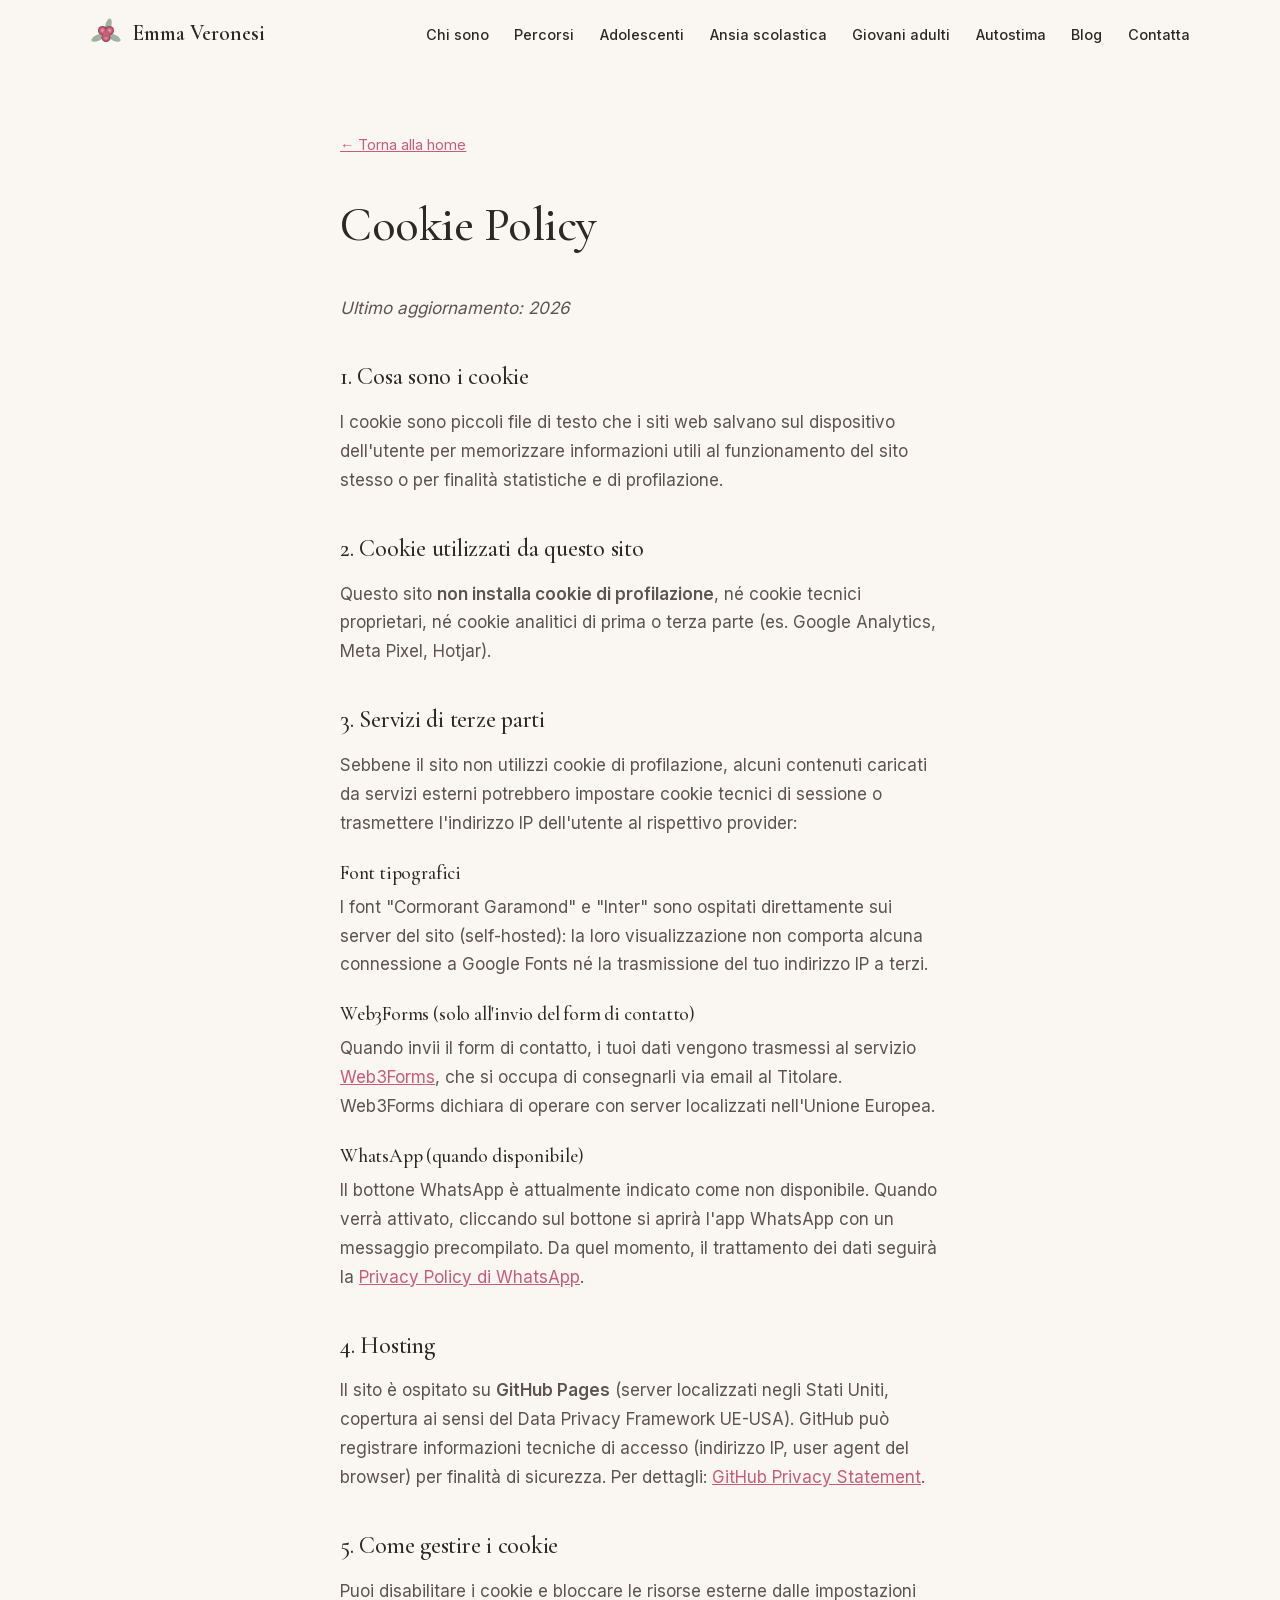
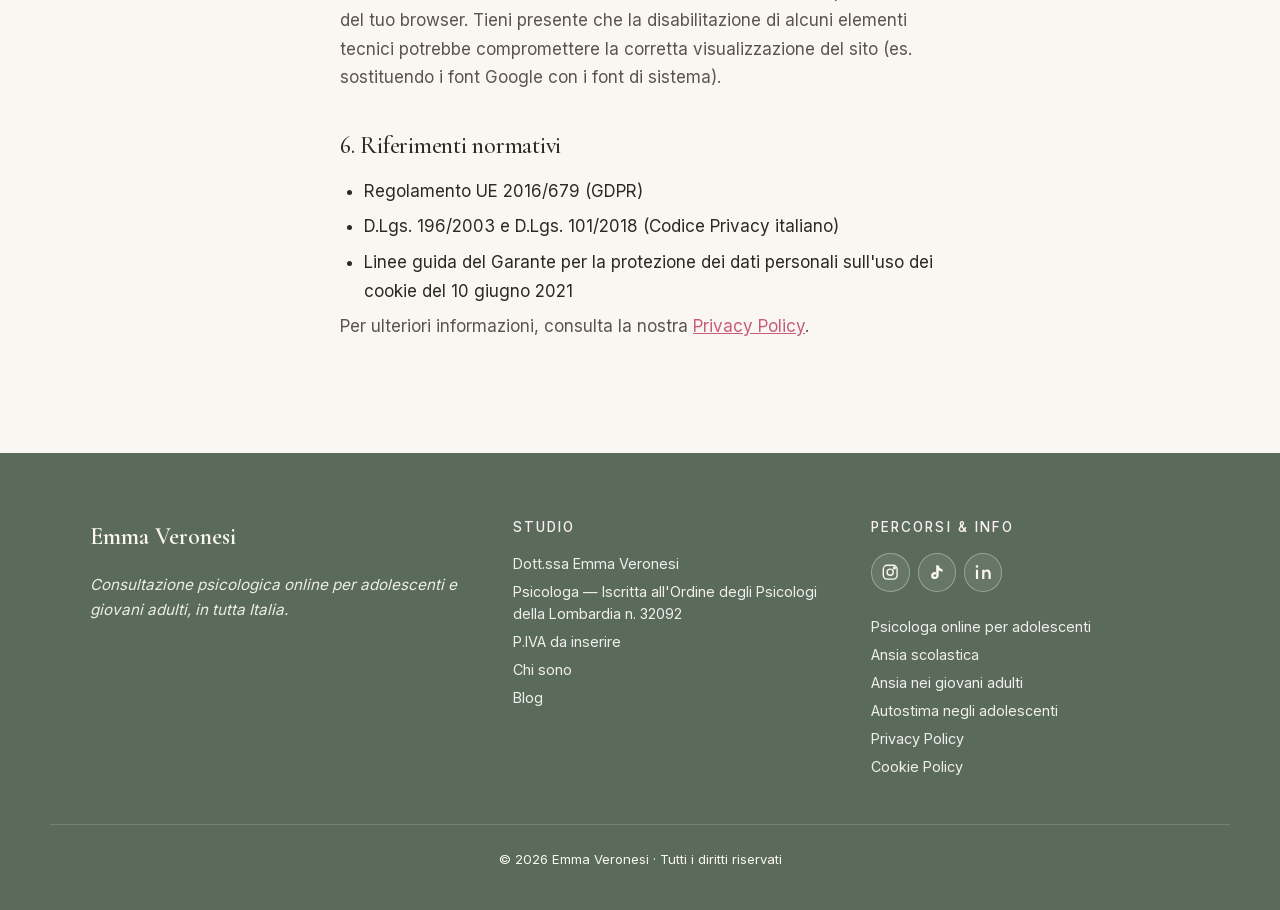
<file: cookie.html>
<!DOCTYPE html>
<html lang="it">
<head>
  <meta charset="UTF-8" />
  <meta name="viewport" content="width=device-width, initial-scale=1.0" />
  <meta name="theme-color" content="#FAF7F2" />
  <title>Cookie Policy — Emma Veronesi Psicologa</title>
  <meta name="description" content="Informativa sui cookie utilizzati dal sito di Emma Veronesi, Psicologa." />
  <meta name="robots" content="noindex" />
  <link rel="icon" type="image/svg+xml" href="assets/img/favicon.svg" />
  <link rel="preload" as="font" type="font/woff2" href="assets/fonts/cormorant-garamond-latin.woff2" crossorigin />
  <link rel="preload" as="font" type="font/woff2" href="assets/fonts/inter-latin.woff2" crossorigin />
  <link rel="stylesheet" href="assets/css/styles.css" />
</head>
<body>
  <header class="site-header">
    <nav class="nav container" aria-label="Navigazione principale">
      <a href="index.html" class="nav-brand" aria-label="Emma Veronesi - Home">
        <img src="assets/img/favicon.svg" alt="" aria-hidden="true" width="32" height="32" />
        <span>Emma Veronesi</span>
      </a>
      <button class="nav-toggle" aria-label="Apri menu" aria-expanded="false" aria-controls="primary-nav">
        <span></span><span></span><span></span>
      </button>
      <ul class="nav-links" id="primary-nav">
        <li><a href="chi-sono.html">Chi sono</a></li>
        <li><a href="index.html#servizi">Percorsi</a></li>
        <li><a href="psicologo-online-adolescenti.html">Adolescenti</a></li>
        <li><a href="ansia-scolastica.html">Ansia scolastica</a></li>
        <li><a href="ansia-giovani-adulti.html">Giovani adulti</a></li>
        <li><a href="autostima-adolescenti.html">Autostima</a></li>
        <li><a href="blog/index.html">Blog</a></li>
        <li><a href="index.html#contatta">Contatta</a></li>
      </ul>
    </nav>
  </header>

  <main class="legal-page">
    <div class="container">
      <a href="index.html" class="back-home">← Torna alla home</a>

      <h1>Cookie Policy</h1>
      <p><em>Ultimo aggiornamento: <span data-year>2026</span></em></p>

      <h2>1. Cosa sono i cookie</h2>
      <p>
        I cookie sono piccoli file di testo che i siti web salvano sul dispositivo dell'utente
        per memorizzare informazioni utili al funzionamento del sito stesso o per finalità statistiche e di profilazione.
      </p>

      <h2>2. Cookie utilizzati da questo sito</h2>
      <p>
        Questo sito <strong>non installa cookie di profilazione</strong>, né cookie tecnici proprietari,
        né cookie analitici di prima o terza parte (es. Google Analytics, Meta Pixel, Hotjar).
      </p>

      <h2>3. Servizi di terze parti</h2>
      <p>
        Sebbene il sito non utilizzi cookie di profilazione, alcuni contenuti caricati
        da servizi esterni potrebbero impostare cookie tecnici di sessione o trasmettere
        l'indirizzo IP dell'utente al rispettivo provider:
      </p>

      <h3>Font tipografici</h3>
      <p>
        I font "Cormorant Garamond" e "Inter" sono ospitati direttamente sui server del sito
        (self-hosted): la loro visualizzazione non comporta alcuna connessione a Google Fonts
        né la trasmissione del tuo indirizzo IP a terzi.
      </p>

      <h3>Web3Forms (solo all'invio del form di contatto)</h3>
      <p>
        Quando invii il form di contatto, i tuoi dati vengono trasmessi al servizio
        <a href="https://web3forms.com/privacy" rel="noopener" target="_blank">Web3Forms</a>,
        che si occupa di consegnarli via email al Titolare. Web3Forms dichiara di operare
        con server localizzati nell'Unione Europea.
      </p>

      <h3>WhatsApp (quando disponibile)</h3>
      <p>
        Il bottone WhatsApp è attualmente indicato come non disponibile. Quando verrà attivato,
        cliccando sul bottone si aprirà l'app WhatsApp con un messaggio precompilato. Da quel momento,
        il trattamento dei dati seguirà la
        <a href="https://www.whatsapp.com/legal/privacy-policy-eea" rel="noopener" target="_blank">Privacy Policy di WhatsApp</a>.
      </p>

      <h2>4. Hosting</h2>
      <p>
        Il sito è ospitato su <strong>GitHub Pages</strong> (server localizzati negli Stati Uniti,
        copertura ai sensi del Data Privacy Framework UE-USA). GitHub può registrare informazioni
        tecniche di accesso (indirizzo IP, user agent del browser) per finalità di sicurezza.
        Per dettagli: <a href="https://docs.github.com/en/site-policy/privacy-policies/github-general-privacy-statement" rel="noopener" target="_blank">GitHub Privacy Statement</a>.
      </p>

      <h2>5. Come gestire i cookie</h2>
      <p>
        Puoi disabilitare i cookie e bloccare le risorse esterne dalle impostazioni del tuo browser.
        Tieni presente che la disabilitazione di alcuni elementi tecnici potrebbe compromettere
        la corretta visualizzazione del sito (es. sostituendo i font Google con i font di sistema).
      </p>

      <h2>6. Riferimenti normativi</h2>
      <ul>
        <li>Regolamento UE 2016/679 (GDPR)</li>
        <li>D.Lgs. 196/2003 e D.Lgs. 101/2018 (Codice Privacy italiano)</li>
        <li>Linee guida del Garante per la protezione dei dati personali sull'uso dei cookie del 10 giugno 2021</li>
      </ul>

      <p>
        Per ulteriori informazioni, consulta la nostra
        <a href="privacy.html">Privacy Policy</a>.
      </p>
    </div>
  </main>

  <!--
    ===========================================================
    FOOTER — dati professionali obbligatori per legge
    ===========================================================
    DATI DA AGGIORNARE: P.IVA (cerca "P.IVA da inserire").
  -->
  <!--
    ===========================================================
    FOOTER — dati professionali obbligatori per legge
    ===========================================================
    DATI DA AGGIORNARE: P.IVA (cerca "P.IVA da inserire").
  -->
  <footer class="site-footer">
    <div class="container">
      <div>
        <div class="footer-brand">Emma Veronesi</div>
        <p class="footer-tagline">Consultazione psicologica online per adolescenti e giovani adulti, in tutta Italia.</p>
      </div>

      <div class="footer-col">
        <p class="h5">Studio</p>
        <p>Dott.ssa Emma Veronesi</p>
        <p>Psicologa — Iscritta all'Ordine degli Psicologi della Lombardia n. 32092</p>
        <p>P.IVA da inserire</p>
        <p><a href="chi-sono.html">Chi sono</a></p>
        <p><a href="blog/index.html">Blog</a></p>
      </div>

      <div class="footer-col">
        <p class="h5">Percorsi &amp; Info</p>
        <div class="footer-social-links" aria-label="Canali social">
          <a class="social-icon-link social-instagram" href="https://www.instagram.com/allenamente.emma/" target="_blank" rel="noopener me" aria-label="Instagram di allenamente.emma">
            <svg viewBox="0 0 24 24" aria-hidden="true">
              <rect x="3" y="3" width="18" height="18" rx="5" />
              <circle cx="12" cy="12" r="4" />
              <circle cx="17.5" cy="6.5" r="1.2" />
            </svg>
          </a>
          <a class="social-icon-link social-tiktok" href="https://www.tiktok.com/@allenamente.emma" target="_blank" rel="noopener me" aria-label="TikTok di allenamente.emma">
            <svg viewBox="0 0 24 24" aria-hidden="true">
              <path d="M14 3c.4 3 2.1 4.9 5 5.2v3.1c-1.8-.1-3.4-.7-5-1.8v6.2c0 3.2-2.2 5.3-5.2 5.3-2.8 0-4.8-1.9-4.8-4.5 0-2.8 2.2-4.7 5.2-4.7.4 0 .8 0 1.1.1v3.3c-.4-.1-.8-.2-1.2-.2-1.1 0-1.9.6-1.9 1.5s.7 1.5 1.7 1.5c1.1 0 1.8-.7 1.8-2V3h3.3Z" />
            </svg>
          </a>
          <a class="social-icon-link social-linkedin" href="https://www.linkedin.com/in/emma-veronesi/" target="_blank" rel="noopener me" aria-label="LinkedIn di Emma Veronesi">
            <svg viewBox="0 0 24 24" aria-hidden="true">
              <path d="M5.3 8.7H2.5V21h2.8V8.7ZM3.9 3C2.9 3 2.2 3.7 2.2 4.6s.7 1.6 1.7 1.6 1.7-.7 1.7-1.6S4.9 3 3.9 3ZM21.8 14c0-3.7-2-5.6-4.7-5.6-2.1 0-3.1 1.2-3.6 2V8.7h-2.8V21h2.8v-6.8c0-1.8 1-3 2.5-3s2.9 1.1 2.9 3.1V21h2.9v-7Z" />
            </svg>
          </a>
        </div>
        <p><a href="psicologo-online-adolescenti.html">Psicologa online per adolescenti</a></p>
        <p><a href="ansia-scolastica.html">Ansia scolastica</a></p>
        <p><a href="ansia-giovani-adulti.html">Ansia nei giovani adulti</a></p>
        <p><a href="autostima-adolescenti.html">Autostima negli adolescenti</a></p>
        <p><a href="privacy.html">Privacy Policy</a></p>
        <p><a href="cookie.html">Cookie Policy</a></p>
      </div>
    </div>

    <div class="footer-bottom">
      © <span data-year>2026</span> Emma Veronesi · Tutti i diritti riservati
    </div>
  </footer>

  <script src="assets/js/config.js"></script>
  <script src="assets/js/main.js"></script>
</body>
</html>
</file>
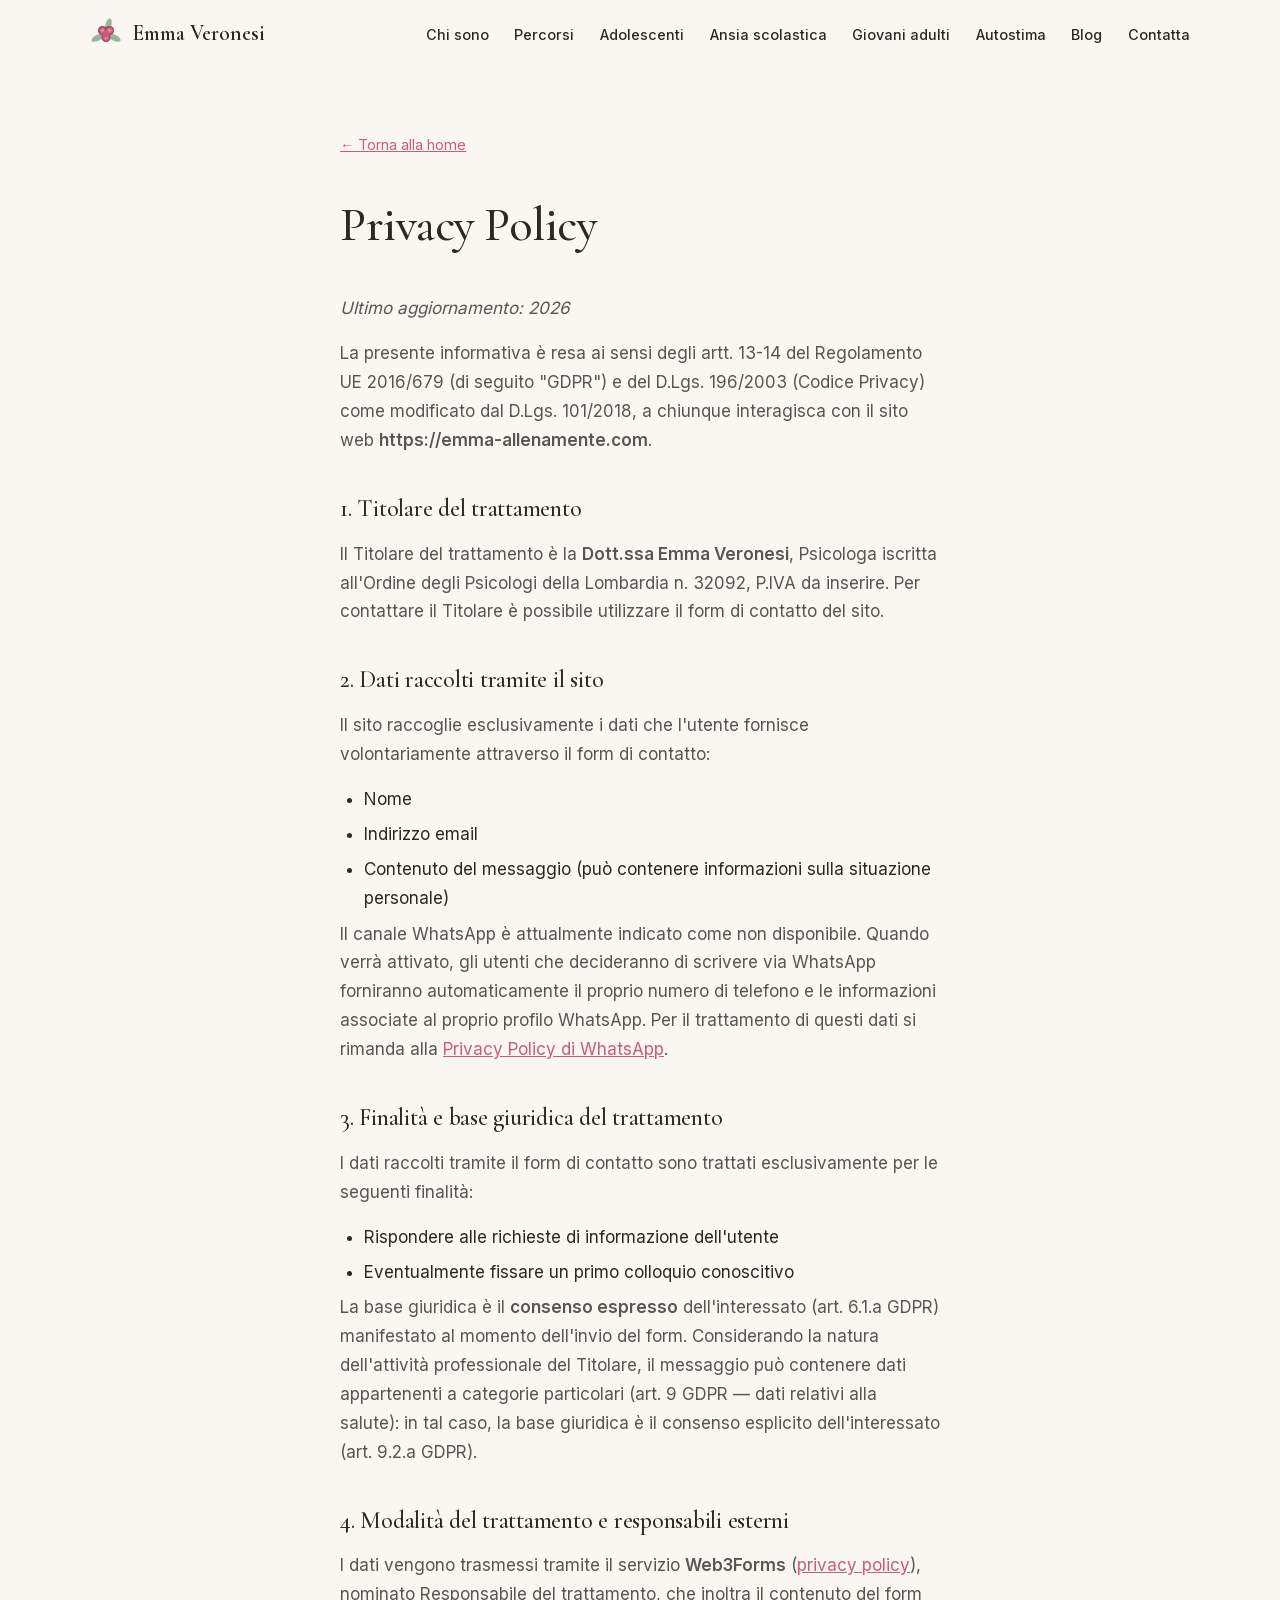
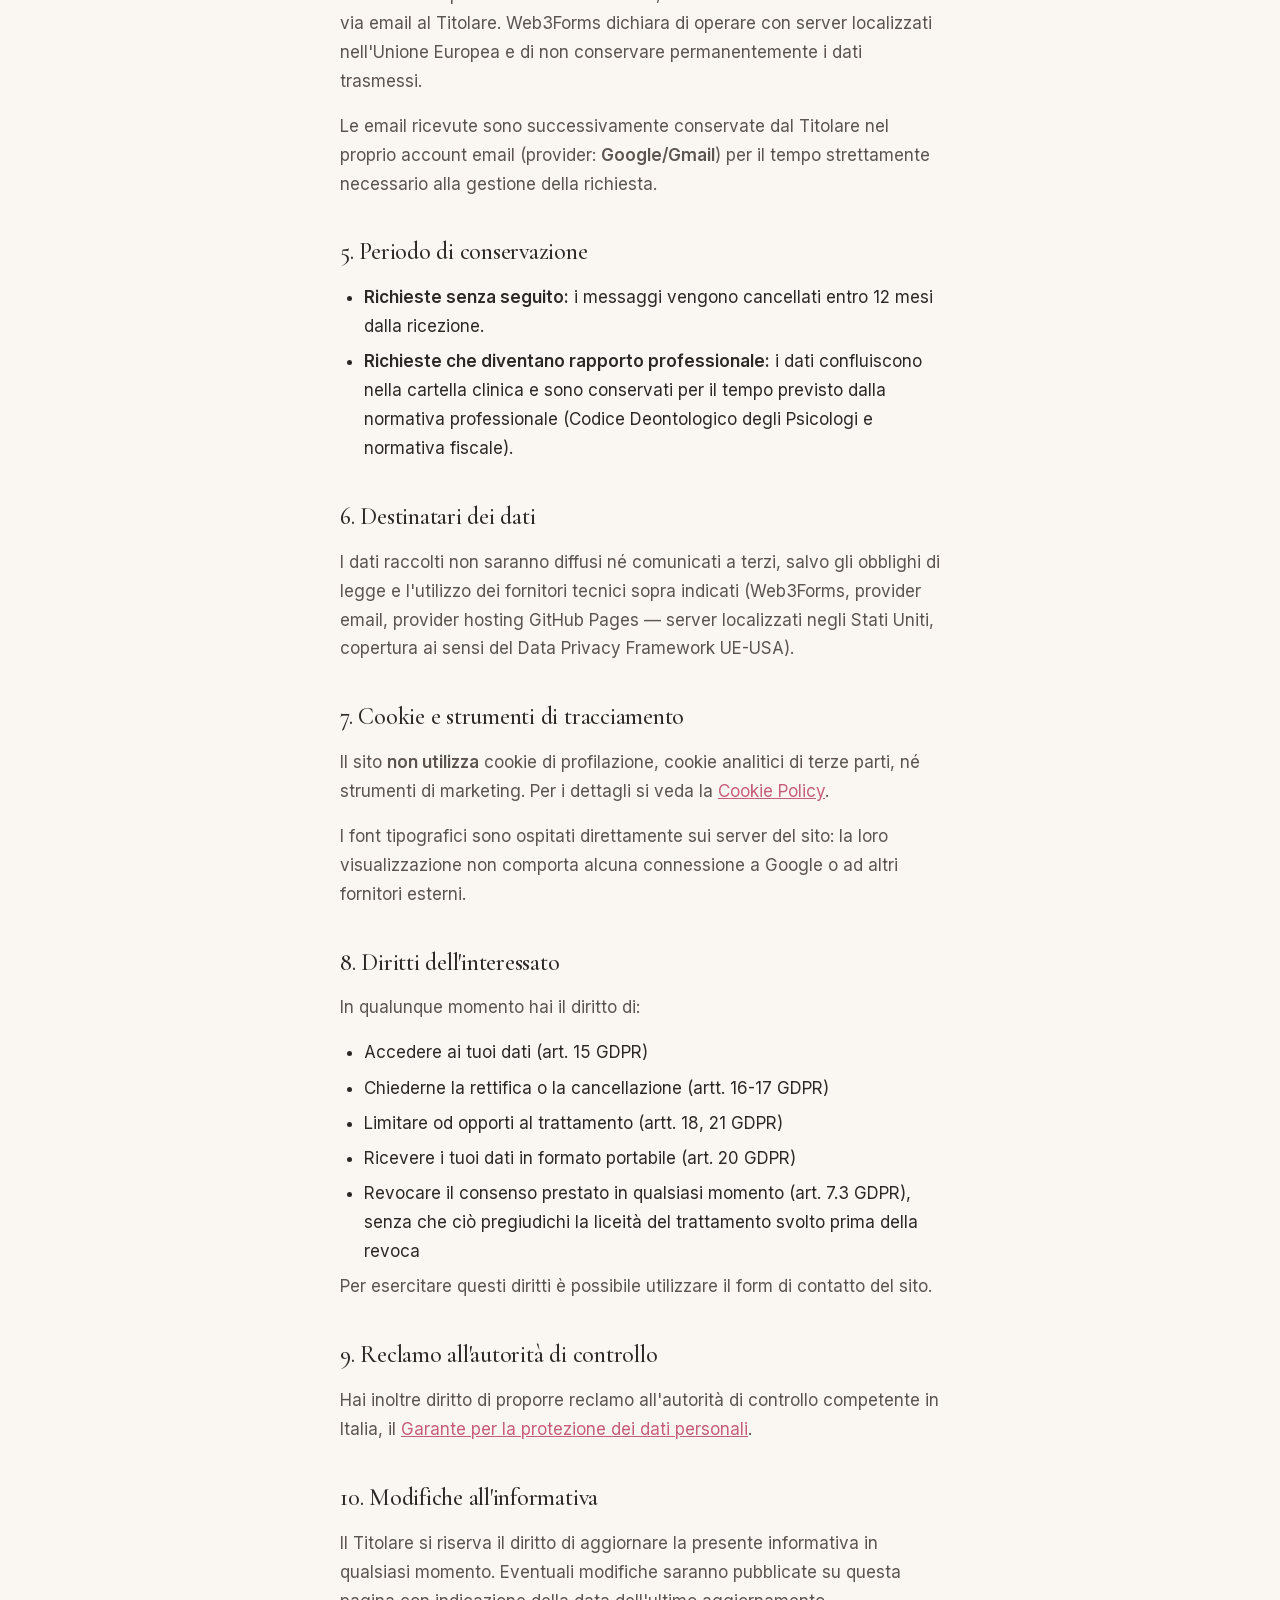
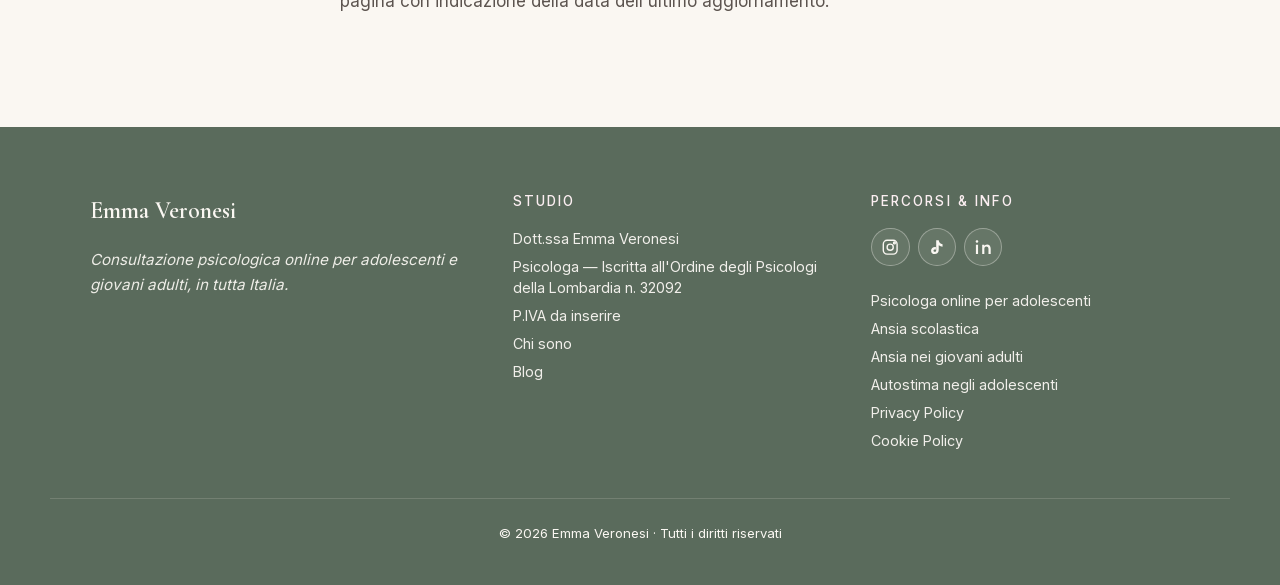
<file: privacy.html>
<!DOCTYPE html>
<html lang="it">
<head>
  <meta charset="UTF-8" />
  <meta name="viewport" content="width=device-width, initial-scale=1.0" />
  <meta name="theme-color" content="#FAF7F2" />
  <title>Privacy Policy — Emma Veronesi Psicologa</title>
  <meta name="description" content="Informativa sul trattamento dei dati personali del sito di Emma Veronesi, Psicologa." />
  <meta name="robots" content="noindex" />
  <link rel="icon" type="image/svg+xml" href="assets/img/favicon.svg" />
  <link rel="preload" as="font" type="font/woff2" href="assets/fonts/cormorant-garamond-latin.woff2" crossorigin />
  <link rel="preload" as="font" type="font/woff2" href="assets/fonts/inter-latin.woff2" crossorigin />
  <link rel="stylesheet" href="assets/css/styles.css" />
</head>
<body>
  <header class="site-header">
    <nav class="nav container" aria-label="Navigazione principale">
      <a href="index.html" class="nav-brand" aria-label="Emma Veronesi - Home">
        <img src="assets/img/favicon.svg" alt="" aria-hidden="true" width="32" height="32" />
        <span>Emma Veronesi</span>
      </a>
      <button class="nav-toggle" aria-label="Apri menu" aria-expanded="false" aria-controls="primary-nav">
        <span></span><span></span><span></span>
      </button>
      <ul class="nav-links" id="primary-nav">
        <li><a href="chi-sono.html">Chi sono</a></li>
        <li><a href="index.html#servizi">Percorsi</a></li>
        <li><a href="psicologo-online-adolescenti.html">Adolescenti</a></li>
        <li><a href="ansia-scolastica.html">Ansia scolastica</a></li>
        <li><a href="ansia-giovani-adulti.html">Giovani adulti</a></li>
        <li><a href="autostima-adolescenti.html">Autostima</a></li>
        <li><a href="blog/index.html">Blog</a></li>
        <li><a href="index.html#contatta">Contatta</a></li>
      </ul>
    </nav>
  </header>

  <main class="legal-page">
    <div class="container">
      <a href="index.html" class="back-home">← Torna alla home</a>

      <h1>Privacy Policy</h1>
      <p><em>Ultimo aggiornamento: <span data-year>2026</span></em></p>

      <p>
        La presente informativa è resa ai sensi degli artt. 13-14 del Regolamento UE 2016/679
        (di seguito "GDPR") e del D.Lgs. 196/2003 (Codice Privacy) come modificato dal D.Lgs. 101/2018,
        a chiunque interagisca con il sito web <strong>https://emma-allenamente.com</strong>.
      </p>

      <h2>1. Titolare del trattamento</h2>
      <p>
        Il Titolare del trattamento è la <strong>Dott.ssa Emma Veronesi</strong>,
        Psicologa iscritta all'Ordine degli Psicologi della Lombardia n. 32092,
        P.IVA da inserire. Per contattare il Titolare è possibile utilizzare il form di contatto del sito.
      </p>

      <h2>2. Dati raccolti tramite il sito</h2>
      <p>Il sito raccoglie esclusivamente i dati che l'utente fornisce volontariamente attraverso il form di contatto:</p>
      <ul>
        <li>Nome</li>
        <li>Indirizzo email</li>
        <li>Contenuto del messaggio (può contenere informazioni sulla situazione personale)</li>
      </ul>
      <p>
        Il canale WhatsApp è attualmente indicato come non disponibile. Quando verrà attivato,
        gli utenti che decideranno di scrivere via WhatsApp forniranno automaticamente il proprio
        numero di telefono e le informazioni associate al proprio profilo WhatsApp. Per il trattamento
        di questi dati si rimanda alla <a href="https://www.whatsapp.com/legal/privacy-policy-eea" rel="noopener" target="_blank">Privacy Policy di WhatsApp</a>.
      </p>

      <h2>3. Finalità e base giuridica del trattamento</h2>
      <p>I dati raccolti tramite il form di contatto sono trattati esclusivamente per le seguenti finalità:</p>
      <ul>
        <li>Rispondere alle richieste di informazione dell'utente</li>
        <li>Eventualmente fissare un primo colloquio conoscitivo</li>
      </ul>
      <p>
        La base giuridica è il <strong>consenso espresso</strong> dell'interessato (art. 6.1.a GDPR)
        manifestato al momento dell'invio del form. Considerando la natura dell'attività professionale del Titolare,
        il messaggio può contenere dati appartenenti a categorie particolari (art. 9 GDPR — dati relativi alla salute):
        in tal caso, la base giuridica è il consenso esplicito dell'interessato (art. 9.2.a GDPR).
      </p>

      <h2>4. Modalità del trattamento e responsabili esterni</h2>
      <p>
        I dati vengono trasmessi tramite il servizio <strong>Web3Forms</strong>
        (<a href="https://web3forms.com/privacy" rel="noopener" target="_blank">privacy policy</a>),
        nominato Responsabile del trattamento, che inoltra il contenuto del form via email al Titolare.
        Web3Forms dichiara di operare con server localizzati nell'Unione Europea e di non
        conservare permanentemente i dati trasmessi.
      </p>
      <p>
        Le email ricevute sono successivamente conservate dal Titolare nel proprio account email
        (provider: <strong>Google/Gmail</strong>) per il tempo strettamente
        necessario alla gestione della richiesta.
      </p>

      <h2>5. Periodo di conservazione</h2>
      <ul>
        <li><strong>Richieste senza seguito:</strong> i messaggi vengono cancellati entro 12 mesi dalla ricezione.</li>
        <li><strong>Richieste che diventano rapporto professionale:</strong> i dati confluiscono nella cartella clinica e sono conservati per il tempo previsto dalla normativa professionale (Codice Deontologico degli Psicologi e normativa fiscale).</li>
      </ul>

      <h2>6. Destinatari dei dati</h2>
      <p>
        I dati raccolti non saranno diffusi né comunicati a terzi, salvo gli obblighi di legge
        e l'utilizzo dei fornitori tecnici sopra indicati (Web3Forms, provider email,
        provider hosting GitHub Pages — server localizzati negli Stati Uniti, copertura
        ai sensi del Data Privacy Framework UE-USA).
      </p>

      <h2>7. Cookie e strumenti di tracciamento</h2>
      <p>
        Il sito <strong>non utilizza</strong> cookie di profilazione, cookie analitici di terze parti,
        né strumenti di marketing. Per i dettagli si veda la <a href="cookie.html">Cookie Policy</a>.
      </p>
      <p>
        I font tipografici sono ospitati direttamente sui server del sito: la loro visualizzazione
        non comporta alcuna connessione a Google o ad altri fornitori esterni.
      </p>

      <h2>8. Diritti dell'interessato</h2>
      <p>In qualunque momento hai il diritto di:</p>
      <ul>
        <li>Accedere ai tuoi dati (art. 15 GDPR)</li>
        <li>Chiederne la rettifica o la cancellazione (artt. 16-17 GDPR)</li>
        <li>Limitare od opporti al trattamento (artt. 18, 21 GDPR)</li>
        <li>Ricevere i tuoi dati in formato portabile (art. 20 GDPR)</li>
        <li>Revocare il consenso prestato in qualsiasi momento (art. 7.3 GDPR), senza che ciò pregiudichi la liceità del trattamento svolto prima della revoca</li>
      </ul>
      <p>
        Per esercitare questi diritti è possibile utilizzare il form di contatto del sito.
      </p>

      <h2>9. Reclamo all'autorità di controllo</h2>
      <p>
        Hai inoltre diritto di proporre reclamo all'autorità di controllo competente in Italia,
        il <a href="https://www.garanteprivacy.it/" rel="noopener" target="_blank">Garante per la protezione dei dati personali</a>.
      </p>

      <h2>10. Modifiche all'informativa</h2>
      <p>
        Il Titolare si riserva il diritto di aggiornare la presente informativa in qualsiasi momento.
        Eventuali modifiche saranno pubblicate su questa pagina con indicazione della data dell'ultimo aggiornamento.
      </p>
    </div>
  </main>

  <!--
    ===========================================================
    FOOTER — dati professionali obbligatori per legge
    ===========================================================
    DATI DA AGGIORNARE: P.IVA (cerca "P.IVA da inserire").
  -->
  <!--
    ===========================================================
    FOOTER — dati professionali obbligatori per legge
    ===========================================================
    DATI DA AGGIORNARE: P.IVA (cerca "P.IVA da inserire").
  -->
  <footer class="site-footer">
    <div class="container">
      <div>
        <div class="footer-brand">Emma Veronesi</div>
        <p class="footer-tagline">Consultazione psicologica online per adolescenti e giovani adulti, in tutta Italia.</p>
      </div>

      <div class="footer-col">
        <p class="h5">Studio</p>
        <p>Dott.ssa Emma Veronesi</p>
        <p>Psicologa — Iscritta all'Ordine degli Psicologi della Lombardia n. 32092</p>
        <p>P.IVA da inserire</p>
        <p><a href="chi-sono.html">Chi sono</a></p>
        <p><a href="blog/index.html">Blog</a></p>
      </div>

      <div class="footer-col">
        <p class="h5">Percorsi &amp; Info</p>
        <div class="footer-social-links" aria-label="Canali social">
          <a class="social-icon-link social-instagram" href="https://www.instagram.com/allenamente.emma/" target="_blank" rel="noopener me" aria-label="Instagram di allenamente.emma">
            <svg viewBox="0 0 24 24" aria-hidden="true">
              <rect x="3" y="3" width="18" height="18" rx="5" />
              <circle cx="12" cy="12" r="4" />
              <circle cx="17.5" cy="6.5" r="1.2" />
            </svg>
          </a>
          <a class="social-icon-link social-tiktok" href="https://www.tiktok.com/@allenamente.emma" target="_blank" rel="noopener me" aria-label="TikTok di allenamente.emma">
            <svg viewBox="0 0 24 24" aria-hidden="true">
              <path d="M14 3c.4 3 2.1 4.9 5 5.2v3.1c-1.8-.1-3.4-.7-5-1.8v6.2c0 3.2-2.2 5.3-5.2 5.3-2.8 0-4.8-1.9-4.8-4.5 0-2.8 2.2-4.7 5.2-4.7.4 0 .8 0 1.1.1v3.3c-.4-.1-.8-.2-1.2-.2-1.1 0-1.9.6-1.9 1.5s.7 1.5 1.7 1.5c1.1 0 1.8-.7 1.8-2V3h3.3Z" />
            </svg>
          </a>
          <a class="social-icon-link social-linkedin" href="https://www.linkedin.com/in/emma-veronesi/" target="_blank" rel="noopener me" aria-label="LinkedIn di Emma Veronesi">
            <svg viewBox="0 0 24 24" aria-hidden="true">
              <path d="M5.3 8.7H2.5V21h2.8V8.7ZM3.9 3C2.9 3 2.2 3.7 2.2 4.6s.7 1.6 1.7 1.6 1.7-.7 1.7-1.6S4.9 3 3.9 3ZM21.8 14c0-3.7-2-5.6-4.7-5.6-2.1 0-3.1 1.2-3.6 2V8.7h-2.8V21h2.8v-6.8c0-1.8 1-3 2.5-3s2.9 1.1 2.9 3.1V21h2.9v-7Z" />
            </svg>
          </a>
        </div>
        <p><a href="psicologo-online-adolescenti.html">Psicologa online per adolescenti</a></p>
        <p><a href="ansia-scolastica.html">Ansia scolastica</a></p>
        <p><a href="ansia-giovani-adulti.html">Ansia nei giovani adulti</a></p>
        <p><a href="autostima-adolescenti.html">Autostima negli adolescenti</a></p>
        <p><a href="privacy.html">Privacy Policy</a></p>
        <p><a href="cookie.html">Cookie Policy</a></p>
      </div>
    </div>

    <div class="footer-bottom">
      © <span data-year>2026</span> Emma Veronesi · Tutti i diritti riservati
    </div>
  </footer>

  <script src="assets/js/config.js"></script>
  <script src="assets/js/main.js"></script>
</body>
</html>
</file>
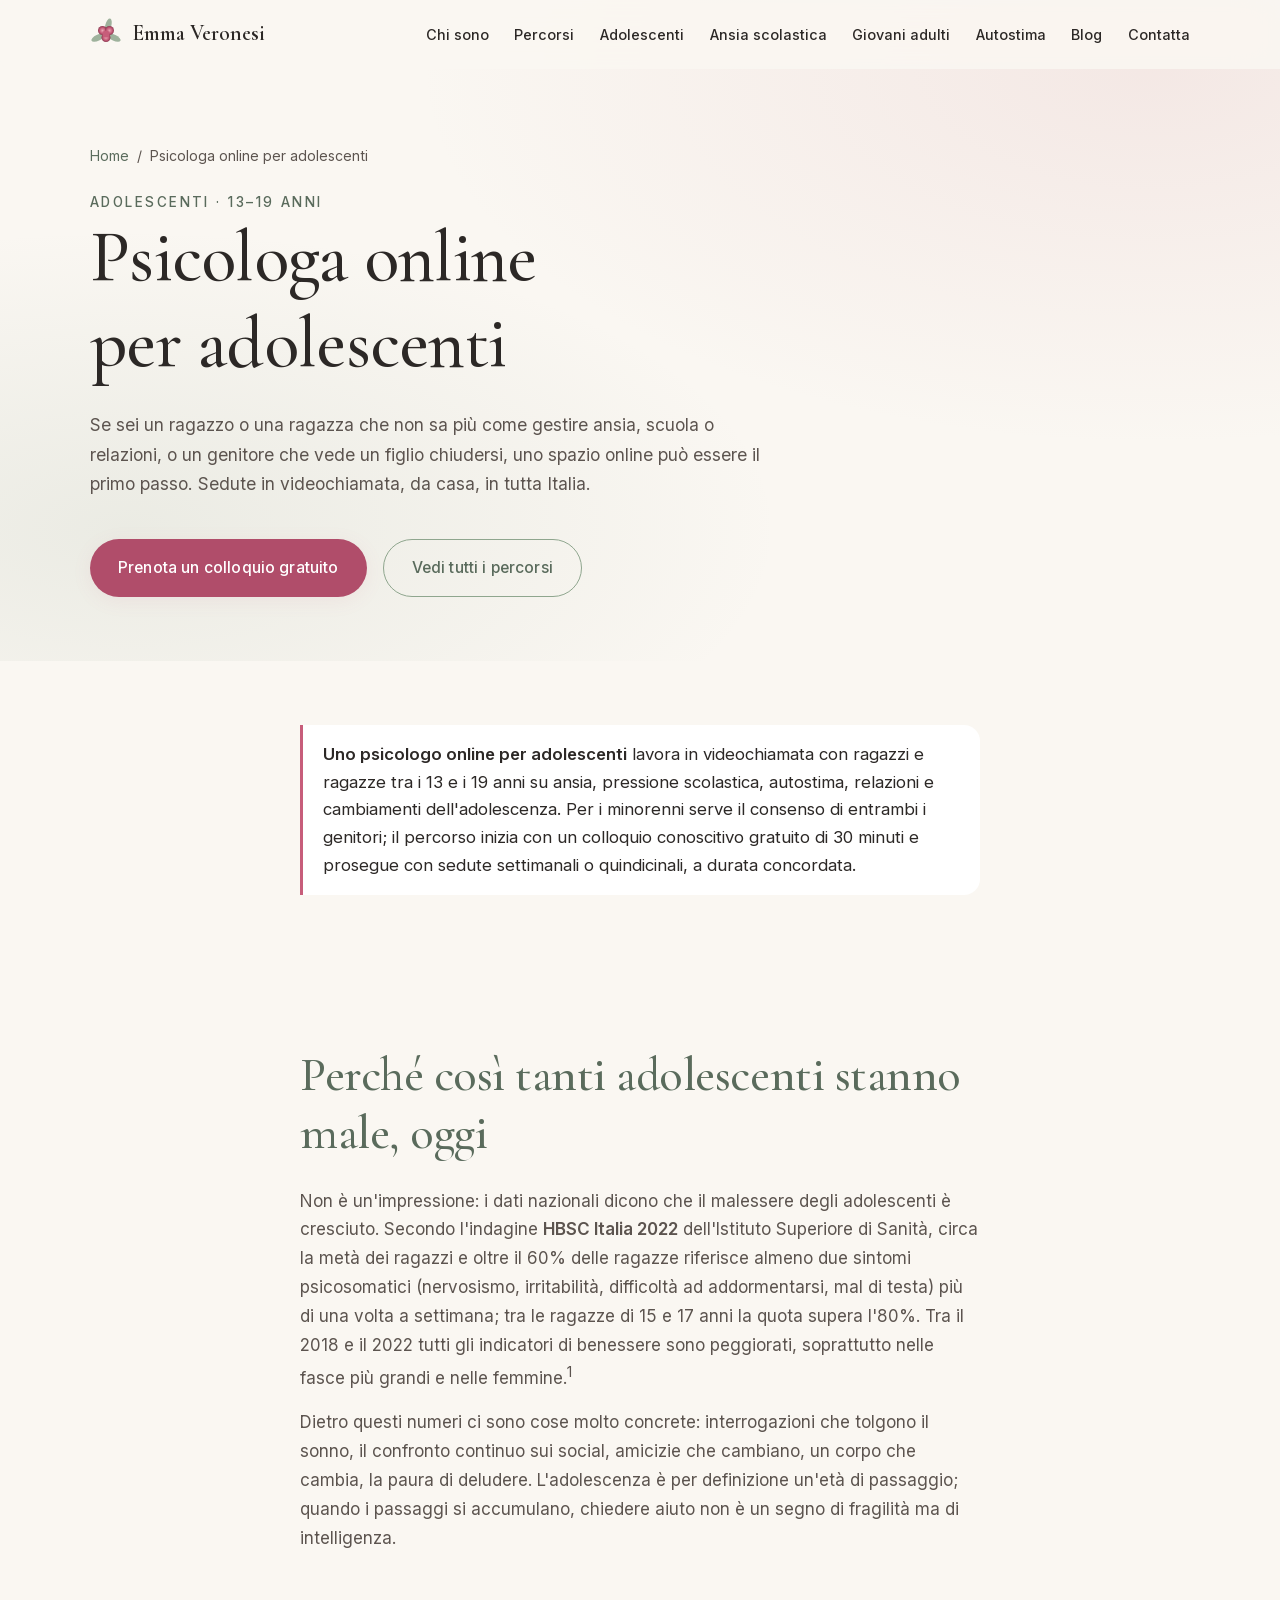
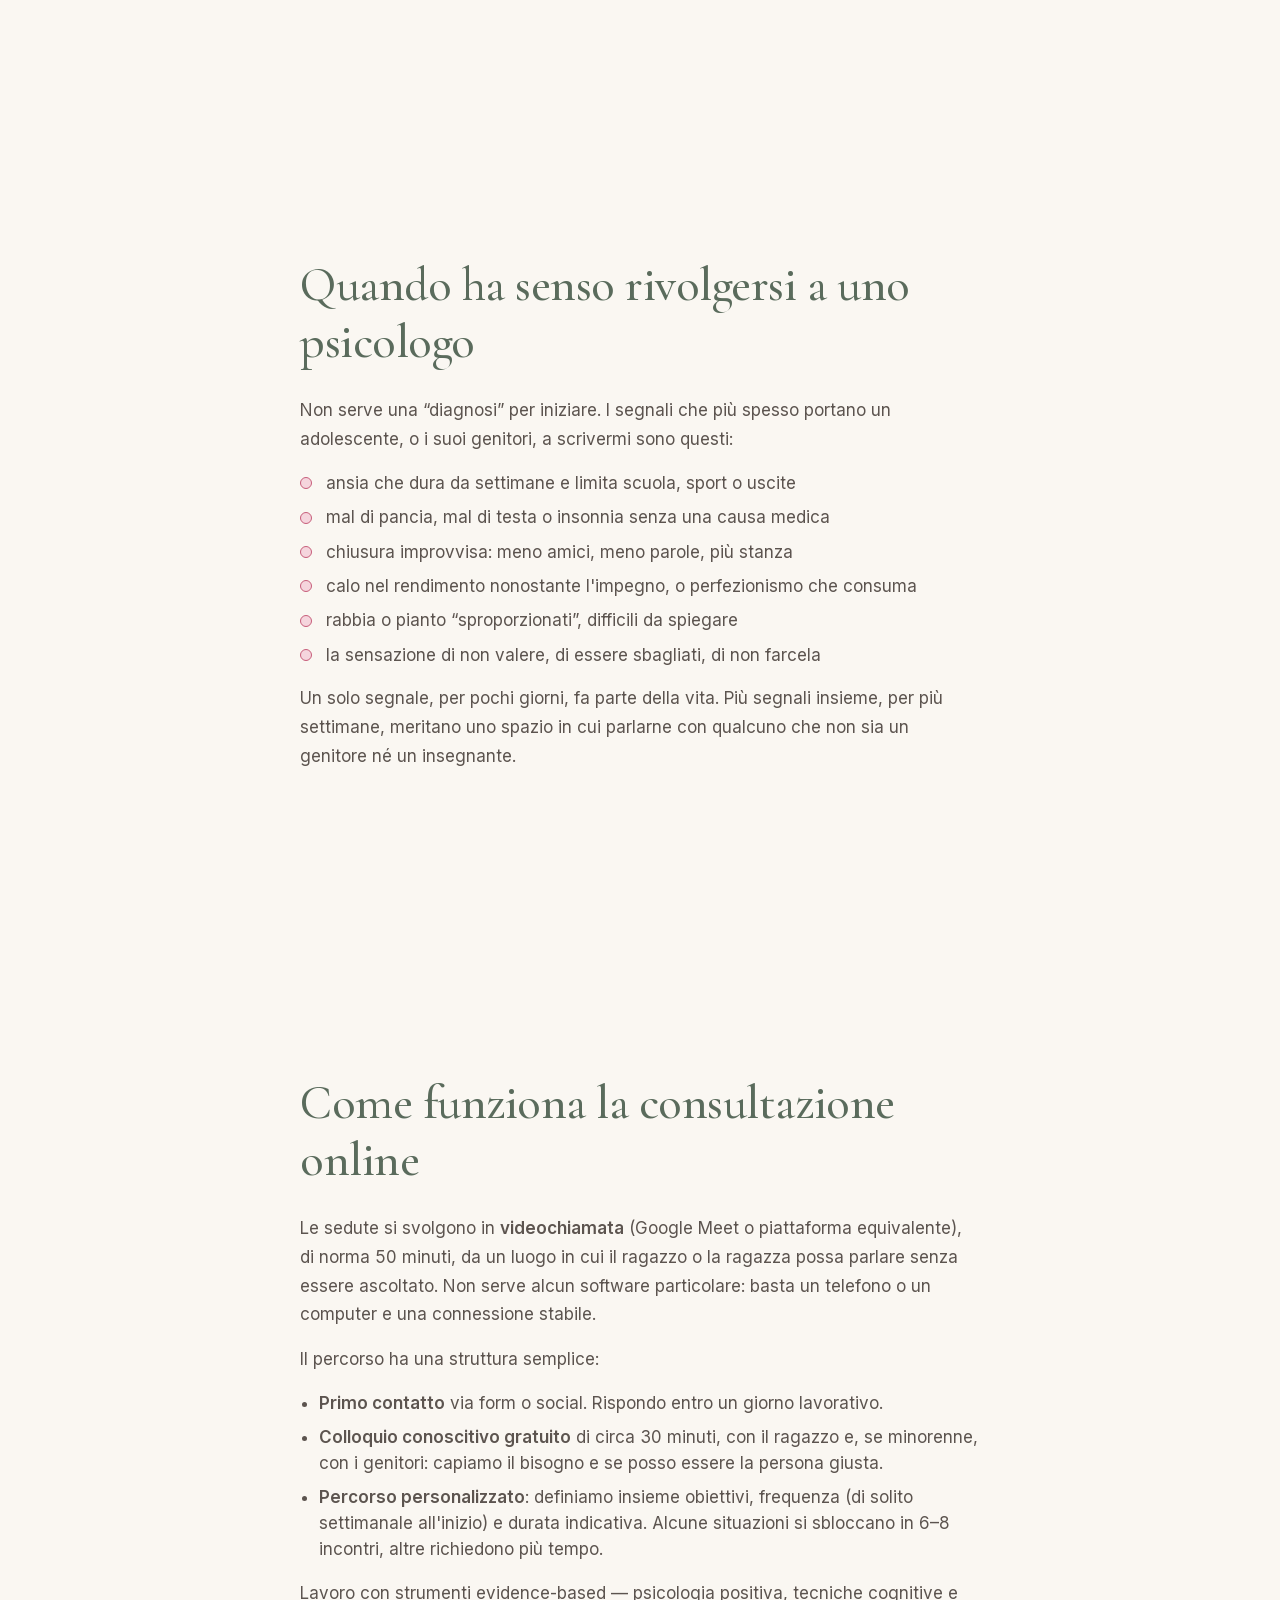
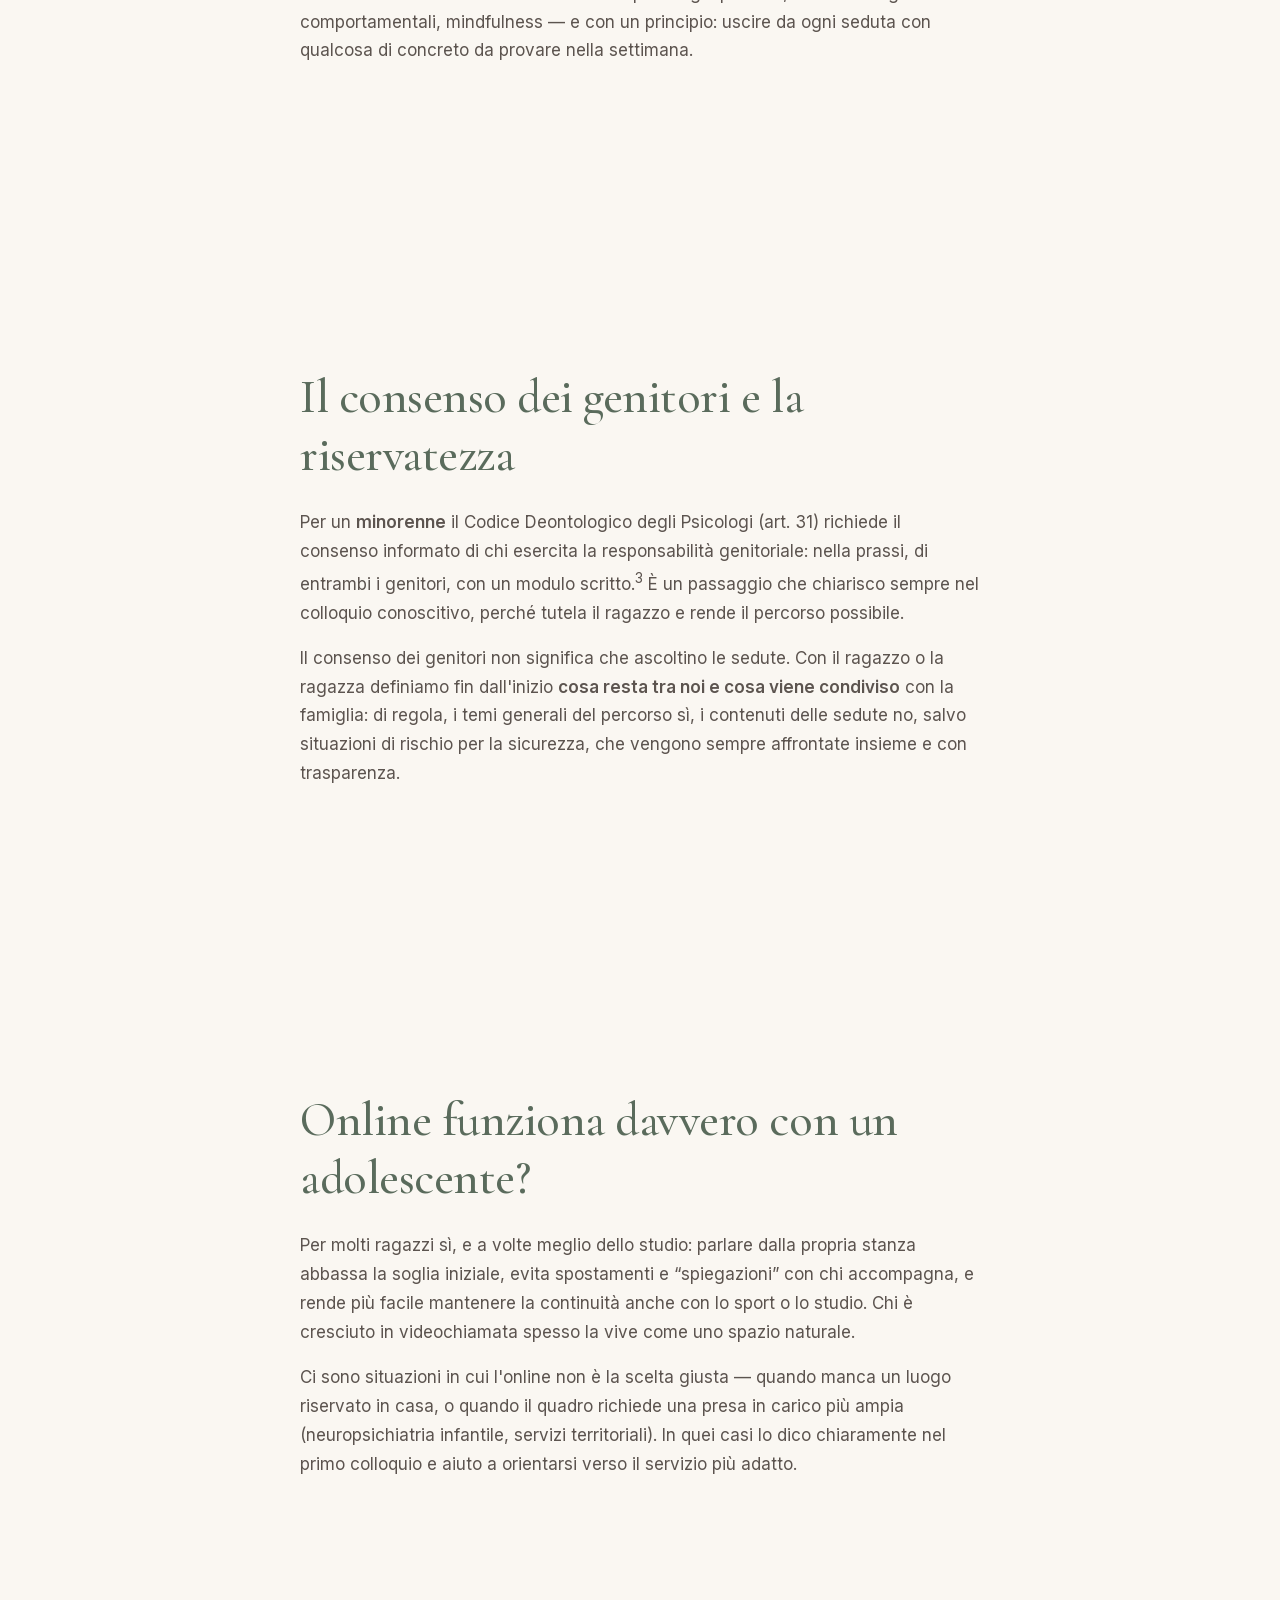
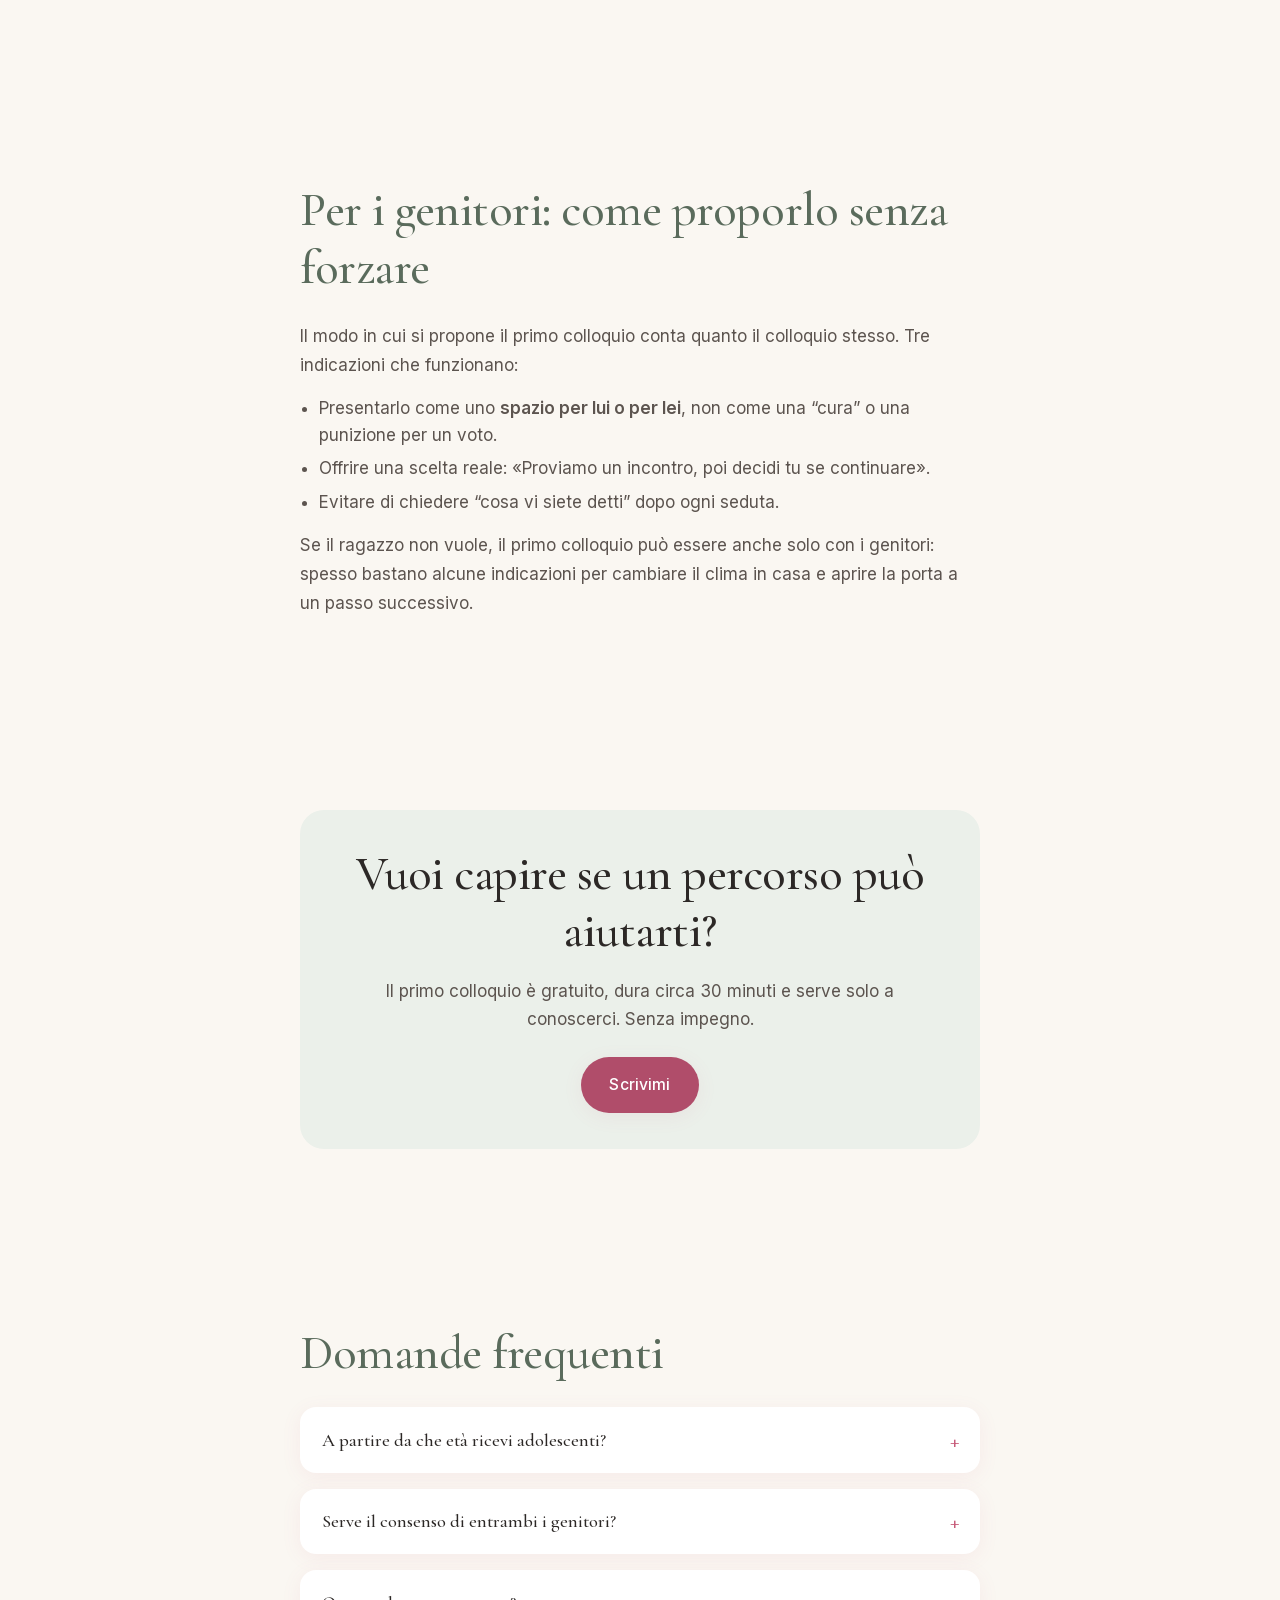
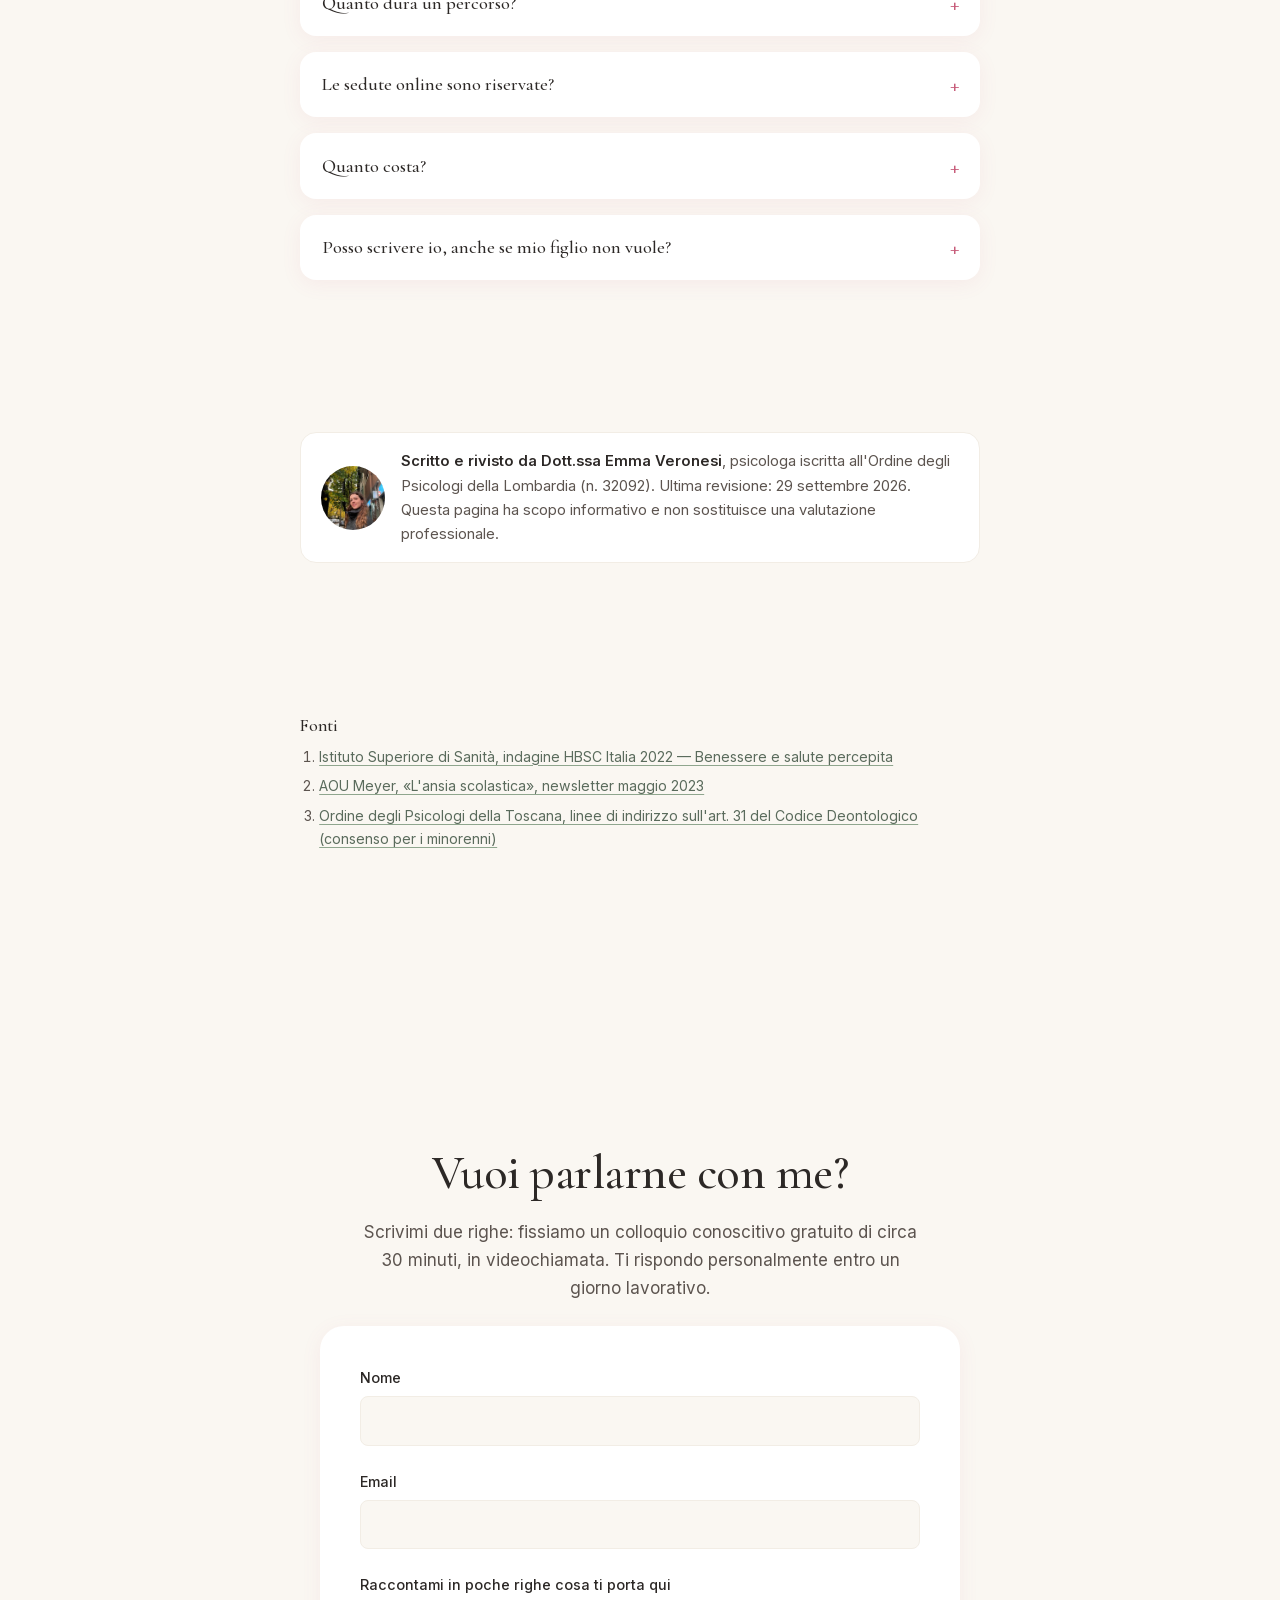
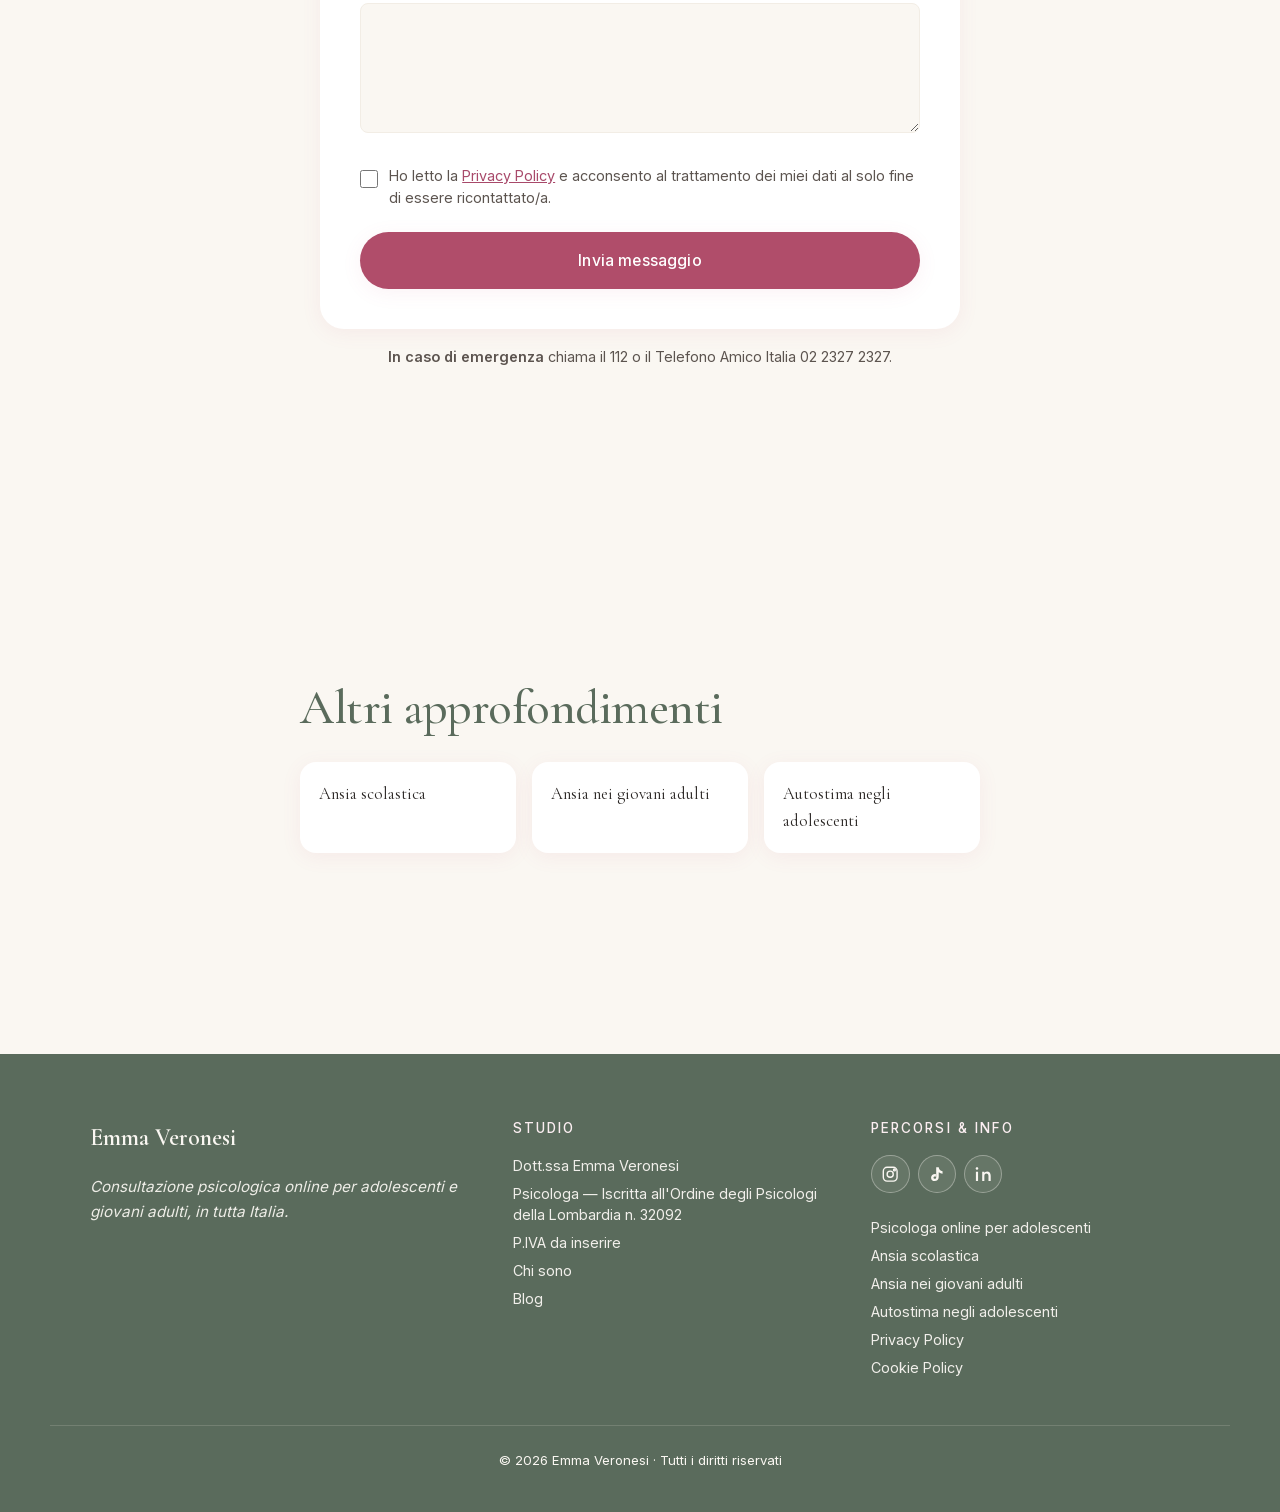
<file: psicologo-online-adolescenti.html>
<!DOCTYPE html>
<html lang="it">
<head>
  <meta charset="UTF-8" />
  <meta name="viewport" content="width=device-width, initial-scale=1.0" />
  <meta name="theme-color" content="#FAF7F2" />
  <title>Psicologa online per adolescenti | Dott.ssa Emma Veronesi</title>
  <meta name="description" content="Psicologa online per adolescenti: sedute in videochiamata per ansia, scuola, autostima e relazioni. Primo colloquio conoscitivo gratuito. Consenso dei genitori per i minorenni." />
  <meta name="robots" content="index, follow, max-image-preview:large, max-snippet:-1" />
  <meta name="author" content="Dott.ssa Emma Veronesi" />
  <link rel="canonical" href="https://emma-allenamente.com/psicologo-online-adolescenti.html" />

  <meta property="og:site_name" content="Emma Veronesi — Psicologa online" />
  <meta property="og:title" content="Psicologa online per adolescenti | Dott.ssa Emma Veronesi" />
  <meta property="og:description" content="Psicologa online per adolescenti: sedute in videochiamata per ansia, scuola, autostima e relazioni. Primo colloquio conoscitivo gratuito. Consenso dei genitori per i minorenni." />
  <meta property="og:image" content="https://emma-allenamente.com/assets/img/og-card.jpg" />
  <meta property="og:image:width" content="1200" />
  <meta property="og:image:height" content="630" />
  <meta property="og:image:alt" content="Camelia rosa, simbolo di Allenamente — Emma Veronesi psicologa" />
  <meta property="og:url" content="https://emma-allenamente.com/psicologo-online-adolescenti.html" />
  <meta property="og:type" content="website" />
  <meta property="og:locale" content="it_IT" />
  <meta name="twitter:card" content="summary_large_image" />
  <meta name="twitter:title" content="Psicologa online per adolescenti | Dott.ssa Emma Veronesi" />
  <meta name="twitter:description" content="Psicologa online per adolescenti: sedute in videochiamata per ansia, scuola, autostima e relazioni. Primo colloquio conoscitivo gratuito. Consenso dei genitori per i minorenni." />
  <meta name="twitter:image" content="https://emma-allenamente.com/assets/img/og-card.jpg" />

  <script type="application/ld+json">
{
  "@context": "https://schema.org",
  "@graph": [
    {
      "@type": "BreadcrumbList",
      "itemListElement": [
        {
          "@type": "ListItem",
          "position": 1,
          "name": "Home",
          "item": "https://emma-allenamente.com/"
        },
        {
          "@type": "ListItem",
          "position": 2,
          "name": "Psicologa online per adolescenti",
          "item": "https://emma-allenamente.com/psicologo-online-adolescenti.html"
        }
      ]
    },
    {
      "@type": "Service",
      "@id": "https://emma-allenamente.com/psicologo-online-adolescenti.html#servizio",
      "name": "Consultazione psicologica online per adolescenti",
      "serviceType": "Consultazione psicologica online per adolescenti",
      "description": "Sedute psicologiche in videochiamata per ragazzi e ragazze dai 13 ai 19 anni: ansia, scuola, autostima, relazioni, cambiamenti dell'adolescenza. Con il consenso dei genitori per i minorenni.",
      "provider": {
        "@id": "https://emma-allenamente.com/#emma"
      },
      "broker": {
        "@id": "https://emma-allenamente.com/#studio"
      },
      "areaServed": {
        "@type": "Country",
        "name": "Italia"
      },
      "availableChannel": {
        "@type": "ServiceChannel",
        "name": "Videoseduta online",
        "serviceUrl": "https://emma-allenamente.com/psicologo-online-adolescenti.html#contatta"
      },
      "audience": {
        "@type": "PeopleAudience",
        "audienceType": "adolescenti, giovani adulti e genitori"
      },
      "url": "https://emma-allenamente.com/psicologo-online-adolescenti.html"
    },
    {
      "@type": "WebPage",
      "@id": "https://emma-allenamente.com/psicologo-online-adolescenti.html",
      "url": "https://emma-allenamente.com/psicologo-online-adolescenti.html",
      "name": "Psicologa online per adolescenti | Dott.ssa Emma Veronesi",
      "description": "Psicologa online per adolescenti: sedute in videochiamata per ansia, scuola, autostima e relazioni. Primo colloquio conoscitivo gratuito. Consenso dei genitori per i minorenni.",
      "inLanguage": "it-IT",
      "isPartOf": {
        "@id": "https://emma-allenamente.com/#website"
      },
      "about": {
        "@id": "https://emma-allenamente.com/psicologo-online-adolescenti.html#servizio"
      },
      "author": {
        "@id": "https://emma-allenamente.com/#emma"
      },
      "reviewedBy": {
        "@id": "https://emma-allenamente.com/#emma"
      },
      "dateModified": "2026-09-29",
      "primaryImageOfPage": {
        "@id": "https://emma-allenamente.com/#ritratto"
      }
    },
    {
      "@type": "FAQPage",
      "mainEntity": [
        {
          "@type": "Question",
          "name": "A partire da che età ricevi adolescenti?",
          "acceptedAnswer": {
            "@type": "Answer",
            "text": "Lavoro con ragazzi e ragazze dai 13 anni in su, e con giovani adulti fino ai 30 circa. Per bambini più piccoli indirizzo verso colleghi dell'età evolutiva."
          }
        },
        {
          "@type": "Question",
          "name": "Serve il consenso di entrambi i genitori?",
          "acceptedAnswer": {
            "@type": "Answer",
            "text": "Sì. Per i minorenni il Codice Deontologico richiede il consenso informato di chi ha la responsabilità genitoriale, di norma entrambi i genitori. Il modulo viene condiviso dopo il colloquio conoscitivo."
          }
        },
        {
          "@type": "Question",
          "name": "Quanto dura un percorso?",
          "acceptedAnswer": {
            "@type": "Answer",
            "text": "Dipende dall'obiettivo. Molte situazioni di ansia o difficoltà scolastica si sbloccano in 6–8 incontri; percorsi su autostima o momenti di transizione possono durare qualche mese. Facciamo il punto ogni 4–5 sedute."
          }
        },
        {
          "@type": "Question",
          "name": "Le sedute online sono riservate?",
          "acceptedAnswer": {
            "@type": "Answer",
            "text": "Sì. Vale il segreto professionale come in studio. Consiglio di collegarsi da una stanza chiusa e, se serve, con le cuffie. Con il ragazzo definiamo cosa viene condiviso con i genitori."
          }
        },
        {
          "@type": "Question",
          "name": "Quanto costa?",
          "acceptedAnswer": {
            "@type": "Answer",
            "text": "Il colloquio conoscitivo di 30 minuti è gratuito. Il costo delle sedute successive viene comunicato nel primo colloquio, prima di iniziare qualsiasi percorso."
          }
        },
        {
          "@type": "Question",
          "name": "Posso scrivere io, anche se mio figlio non vuole?",
          "acceptedAnswer": {
            "@type": "Answer",
            "text": "Sì. Il primo colloquio può svolgersi solo con i genitori: serve a capire la situazione e a decidere insieme come proporre il percorso al ragazzo."
          }
        }
      ]
    },
    {
      "@type": "Person",
      "@id": "https://emma-allenamente.com/#emma",
      "name": "Emma Veronesi",
      "givenName": "Emma",
      "familyName": "Veronesi",
      "honorificPrefix": "Dott.ssa",
      "jobTitle": "Psicologa",
      "description": "Psicologa iscritta all'Ordine degli Psicologi della Lombardia (n. 32092). Consultazione psicologica online per adolescenti e giovani adulti: ansia, scuola e Università, autostima, relazioni.",
      "url": "https://emma-allenamente.com/chi-sono.html",
      "image": {
        "@type": "ImageObject",
        "@id": "https://emma-allenamente.com/#ritratto",
        "url": "https://emma-allenamente.com/assets/img/emma-portrait-600.jpg",
        "width": 600,
        "height": 800,
        "caption": "Dott.ssa Emma Veronesi, psicologa"
      },
      "sameAs": [
        "https://www.instagram.com/allenamente.emma/",
        "https://www.tiktok.com/@allenamente.emma",
        "https://www.linkedin.com/in/emma-veronesi/",
        "https://www.opl.it/iscritti-ricerca-avanzata.php"
      ],
      "alumniOf": {
        "@type": "CollegeOrUniversity",
        "name": "Università Cattolica del Sacro Cuore",
        "sameAs": "https://www.unicatt.it/"
      },
      "hasCredential": [
        {
          "@type": "EducationalOccupationalCredential",
          "credentialCategory": "degree",
          "name": "Laurea magistrale in Psicologia per il Benessere: Empowerment, Riabilitazione e Tecnologie Positive",
          "recognizedBy": {
            "@type": "CollegeOrUniversity",
            "name": "Università Cattolica del Sacro Cuore"
          }
        },
        {
          "@type": "EducationalOccupationalCredential",
          "credentialCategory": "license",
          "name": "Iscrizione all'Albo degli Psicologi della Lombardia, n. 32092",
          "identifier": "32092",
          "recognizedBy": {
            "@type": "Organization",
            "name": "Ordine degli Psicologi della Lombardia",
            "url": "https://www.opl.it/"
          }
        }
      ],
      "knowsAbout": [
        "psicologia dell'adolescenza",
        "psicologia dei giovani adulti",
        "ansia",
        "ansia scolastica",
        "ansia da esame",
        "autostima",
        "gestione delle emozioni",
        "mindfulness",
        "psicologia positiva",
        "consultazione psicologica online"
      ],
      "knowsLanguage": [
        "it"
      ],
      "worksFor": {
        "@id": "https://emma-allenamente.com/#studio"
      }
    }
  ]
}
</script>

  <link rel="icon" type="image/svg+xml" href="assets/img/favicon.svg" />
  <!-- Font self-hosted (vedi assets/fonts/ e @font-face in styles.css) -->
  <link rel="preload" as="font" type="font/woff2" href="assets/fonts/cormorant-garamond-latin.woff2" crossorigin />
  <link rel="preload" as="font" type="font/woff2" href="assets/fonts/inter-latin.woff2" crossorigin />
  <link rel="stylesheet" href="assets/css/styles.css" />
</head>
<body>
  <header class="site-header">
    <nav class="nav container" aria-label="Navigazione principale">
      <a href="index.html" class="nav-brand" aria-label="Emma Veronesi - Home">
        <img src="assets/img/favicon.svg" alt="" aria-hidden="true" width="32" height="32" />
        <span>Emma Veronesi</span>
      </a>
      <button class="nav-toggle" aria-label="Apri menu" aria-expanded="false" aria-controls="primary-nav">
        <span></span><span></span><span></span>
      </button>
      <ul class="nav-links" id="primary-nav">
        <li><a href="chi-sono.html">Chi sono</a></li>
        <li><a href="index.html#servizi">Percorsi</a></li>
        <li><a href="psicologo-online-adolescenti.html">Adolescenti</a></li>
        <li><a href="ansia-scolastica.html">Ansia scolastica</a></li>
        <li><a href="ansia-giovani-adulti.html">Giovani adulti</a></li>
        <li><a href="autostima-adolescenti.html">Autostima</a></li>
        <li><a href="blog/index.html">Blog</a></li>
        <li><a href="index.html#contatta">Contatta</a></li>
      </ul>
    </nav>
  </header>

  <main>
    <section class="landing-hero">
      <div class="container">
        <nav class="breadcrumb" aria-label="Percorso di navigazione">
          <a href="index.html">Home</a>
          <span aria-hidden="true">/</span>
          <span>Psicologa online per adolescenti</span>
        </nav>
        <p class="eyebrow">Adolescenti · 13–19 anni</p>
        <h1>Psicologa online per adolescenti</h1>
        <p class="landing-lead">Se sei un ragazzo o una ragazza che non sa più come gestire ansia, scuola o relazioni, o un genitore che vede un figlio chiudersi, uno spazio online può essere il primo passo. Sedute in videochiamata, da casa, in tutta Italia.</p>
        <div class="hero-actions">
          <a href="#contatta" class="btn btn-primary">Prenota un colloquio gratuito</a>
          <a href="index.html#servizi" class="btn btn-secondary">Vedi tutti i percorsi</a>
        </div>
      </div>
    </section>

    <section class="landing-body">
      <div class="container landing-narrow">
        <p class="risposta-diretta"><strong>Uno psicologo online per adolescenti</strong> lavora in videochiamata con ragazzi e ragazze tra i 13 e i 19 anni su ansia, pressione scolastica, autostima, relazioni e cambiamenti dell'adolescenza. Per i minorenni serve il consenso di entrambi i genitori; il percorso inizia con un colloquio conoscitivo gratuito di 30 minuti e prosegue con sedute settimanali o quindicinali, a durata concordata.</p>

        <section class="landing-block">
          <h2>Perché così tanti adolescenti stanno male, oggi</h2>
          <p>Non è un'impressione: i dati nazionali dicono che il malessere degli adolescenti è cresciuto. Secondo l'indagine <strong>HBSC Italia 2022</strong> dell'Istituto Superiore di Sanità, circa la metà dei ragazzi e oltre il 60% delle ragazze riferisce almeno due sintomi psicosomatici (nervosismo, irritabilità, difficoltà ad addormentarsi, mal di testa) più di una volta a settimana; tra le ragazze di 15 e 17 anni la quota supera l'80%. Tra il 2018 e il 2022 tutti gli indicatori di benessere sono peggiorati, soprattutto nelle fasce più grandi e nelle femmine.<sup>1</sup></p>
          <p>Dietro questi numeri ci sono cose molto concrete: interrogazioni che tolgono il sonno, il confronto continuo sui social, amicizie che cambiano, un corpo che cambia, la paura di deludere. L'adolescenza è per definizione un'età di passaggio; quando i passaggi si accumulano, chiedere aiuto non è un segno di fragilità ma di intelligenza.</p>
        </section>
        <section class="landing-block">
          <h2>Quando ha senso rivolgersi a uno psicologo</h2>
          <p>Non serve una “diagnosi” per iniziare. I segnali che più spesso portano un adolescente, o i suoi genitori, a scrivermi sono questi:</p>
          <ul class="landing-check">
            <li>ansia che dura da settimane e limita scuola, sport o uscite</li>
            <li>mal di pancia, mal di testa o insonnia senza una causa medica</li>
            <li>chiusura improvvisa: meno amici, meno parole, più stanza</li>
            <li>calo nel rendimento nonostante l'impegno, o perfezionismo che consuma</li>
            <li>rabbia o pianto “sproporzionati”, difficili da spiegare</li>
            <li>la sensazione di non valere, di essere sbagliati, di non farcela</li>
          </ul>
          <p>Un solo segnale, per pochi giorni, fa parte della vita. Più segnali insieme, per più settimane, meritano uno spazio in cui parlarne con qualcuno che non sia un genitore né un insegnante.</p>
        </section>
        <section class="landing-block">
          <h2>Come funziona la consultazione online</h2>
          <p>Le sedute si svolgono in <strong>videochiamata</strong> (Google Meet o piattaforma equivalente), di norma 50 minuti, da un luogo in cui il ragazzo o la ragazza possa parlare senza essere ascoltato. Non serve alcun software particolare: basta un telefono o un computer e una connessione stabile.</p>
          <p>Il percorso ha una struttura semplice:</p>
          <ol class="landing-list">
            <li><strong>Primo contatto</strong> via form o social. Rispondo entro un giorno lavorativo.</li>
            <li><strong>Colloquio conoscitivo gratuito</strong> di circa 30 minuti, con il ragazzo e, se minorenne, con i genitori: capiamo il bisogno e se posso essere la persona giusta.</li>
            <li><strong>Percorso personalizzato</strong>: definiamo insieme obiettivi, frequenza (di solito settimanale all'inizio) e durata indicativa. Alcune situazioni si sbloccano in 6–8 incontri, altre richiedono più tempo.</li>
          </ol>
          <p>Lavoro con strumenti evidence-based — psicologia positiva, tecniche cognitive e comportamentali, mindfulness — e con un principio: uscire da ogni seduta con qualcosa di concreto da provare nella settimana.</p>
        </section>
        <section class="landing-block">
          <h2>Il consenso dei genitori e la riservatezza</h2>
          <p>Per un <strong>minorenne</strong> il Codice Deontologico degli Psicologi (art. 31) richiede il consenso informato di chi esercita la responsabilità genitoriale: nella prassi, di entrambi i genitori, con un modulo scritto.<sup>3</sup> È un passaggio che chiarisco sempre nel colloquio conoscitivo, perché tutela il ragazzo e rende il percorso possibile.</p>
          <p>Il consenso dei genitori non significa che ascoltino le sedute. Con il ragazzo o la ragazza definiamo fin dall'inizio <strong>cosa resta tra noi e cosa viene condiviso</strong> con la famiglia: di regola, i temi generali del percorso sì, i contenuti delle sedute no, salvo situazioni di rischio per la sicurezza, che vengono sempre affrontate insieme e con trasparenza.</p>
        </section>
        <section class="landing-block">
          <h2>Online funziona davvero con un adolescente?</h2>
          <p>Per molti ragazzi sì, e a volte meglio dello studio: parlare dalla propria stanza abbassa la soglia iniziale, evita spostamenti e “spiegazioni” con chi accompagna, e rende più facile mantenere la continuità anche con lo sport o lo studio. Chi è cresciuto in videochiamata spesso la vive come uno spazio naturale.</p>
          <p>Ci sono situazioni in cui l'online non è la scelta giusta — quando manca un luogo riservato in casa, o quando il quadro richiede una presa in carico più ampia (neuropsichiatria infantile, servizi territoriali). In quei casi lo dico chiaramente nel primo colloquio e aiuto a orientarsi verso il servizio più adatto.</p>
        </section>
        <section class="landing-block">
          <h2>Per i genitori: come proporlo senza forzare</h2>
          <p>Il modo in cui si propone il primo colloquio conta quanto il colloquio stesso. Tre indicazioni che funzionano:</p>
          <ul class="landing-list">
            <li>Presentarlo come uno <strong>spazio per lui o per lei</strong>, non come una “cura” o una punizione per un voto.</li>
            <li>Offrire una scelta reale: «Proviamo un incontro, poi decidi tu se continuare».</li>
            <li>Evitare di chiedere “cosa vi siete detti” dopo ogni seduta.</li>
          </ul>
          <p>Se il ragazzo non vuole, il primo colloquio può essere anche solo con i genitori: spesso bastano alcune indicazioni per cambiare il clima in casa e aprire la porta a un passo successivo.</p>
        </section>

        <aside class="landing-cta">
          <h2>Vuoi capire se un percorso può aiutarti?</h2>
          <p>Il primo colloquio è gratuito, dura circa 30 minuti e serve solo a conoscerci. Senza impegno.</p>
          <a href="#contatta" class="btn btn-primary">Scrivimi</a>
        </aside>

        <section class="landing-faq" id="faq">
          <h2>Domande frequenti</h2>
          <div class="faq-list">
          <details class="faq-item">
            <summary>A partire da che età ricevi adolescenti?</summary>
            <p>Lavoro con ragazzi e ragazze dai 13 anni in su, e con giovani adulti fino ai 30 circa. Per bambini più piccoli indirizzo verso colleghi dell'età evolutiva.</p>
          </details>
          <details class="faq-item">
            <summary>Serve il consenso di entrambi i genitori?</summary>
            <p>Sì. Per i minorenni il Codice Deontologico richiede il consenso informato di chi ha la responsabilità genitoriale, di norma entrambi i genitori. Il modulo viene condiviso dopo il colloquio conoscitivo.</p>
          </details>
          <details class="faq-item">
            <summary>Quanto dura un percorso?</summary>
            <p>Dipende dall'obiettivo. Molte situazioni di ansia o difficoltà scolastica si sbloccano in 6–8 incontri; percorsi su autostima o momenti di transizione possono durare qualche mese. Facciamo il punto ogni 4–5 sedute.</p>
          </details>
          <details class="faq-item">
            <summary>Le sedute online sono riservate?</summary>
            <p>Sì. Vale il segreto professionale come in studio. Consiglio di collegarsi da una stanza chiusa e, se serve, con le cuffie. Con il ragazzo definiamo cosa viene condiviso con i genitori.</p>
          </details>
          <details class="faq-item">
            <summary>Quanto costa?</summary>
            <p>Il colloquio conoscitivo di 30 minuti è gratuito. Il costo delle sedute successive viene comunicato nel primo colloquio, prima di iniziare qualsiasi percorso.</p>
          </details>
          <details class="faq-item">
            <summary>Posso scrivere io, anche se mio figlio non vuole?</summary>
            <p>Sì. Il primo colloquio può svolgersi solo con i genitori: serve a capire la situazione e a decidere insieme come proporre il percorso al ragazzo.</p>
          </details>
          </div>
        </section>

        <aside class="autore-box" aria-label="Autrice e revisione">
          <img src="assets/img/emma-portrait-300.jpg" alt="Dott.ssa Emma Veronesi" width="64" height="64" loading="lazy" />
          <p><strong>Scritto e rivisto da <a href="chi-sono.html">Dott.ssa Emma Veronesi</a></strong>, psicologa iscritta all'Ordine degli Psicologi della Lombardia (n. 32092). Ultima revisione: <time datetime="2026-09-29">29 settembre 2026</time>. Questa pagina ha scopo informativo e non sostituisce una valutazione professionale.</p>
        </aside>

        <section class="fonti" aria-label="Fonti">
          <h2 style="font-size:1.1rem;margin-bottom:0.5rem">Fonti</h2>
          <ol>
            <li><a href="https://www.epicentro.iss.it/hbsc/indagine-2022-benessere" target="_blank" rel="noopener">Istituto Superiore di Sanità, indagine HBSC Italia 2022 — Benessere e salute percepita</a></li>
            <li><a href="https://www.meyer.it/index.php/newsletter/maggio-2023/4727-l-ansia-scolastica" target="_blank" rel="noopener">AOU Meyer, «L'ansia scolastica», newsletter maggio 2023</a></li>
            <li><a href="https://www.ordinepsicologitoscana.it/come-fare-per/Lavorare-con-i-minori-Linee-di-indirizzo-OPT-sull-articolo-31-del-Codice-Deontologico-.php?t=4393" target="_blank" rel="noopener">Ordine degli Psicologi della Toscana, linee di indirizzo sull'art. 31 del Codice Deontologico (consenso per i minorenni)</a></li>
          </ol>
        </section>

        <section class="landing-form" id="contatta">
          <h2>Vuoi parlarne con me?</h2>
          <p>Scrivimi due righe: fissiamo un colloquio conoscitivo gratuito di circa 30 minuti, in videochiamata. Ti rispondo personalmente entro un giorno lavorativo.</p>
          <form class="contatta-form" id="contatta-form" novalidate>
            <input type="hidden" name="pagina" value="psicologo-online-adolescenti" />
            <div class="form-row">
              <label for="name">Nome</label>
              <input type="text" id="name" name="name" required autocomplete="name" />
            </div>
            <div class="form-row">
              <label for="email">Email</label>
              <input type="email" id="email" name="email" required autocomplete="email" />
            </div>
            <div class="form-row">
              <label for="message">Raccontami in poche righe cosa ti porta qui</label>
              <textarea id="message" name="message" required rows="4"></textarea>
            </div>
            <div class="form-row honeypot" aria-hidden="true">
              <label for="botcheck">Lascia vuoto</label>
              <input type="text" id="botcheck" name="botcheck" tabindex="-1" autocomplete="off" />
            </div>
            <label class="form-consent">
              <input type="checkbox" name="consenso" required />
              <span>Ho letto la <a href="privacy.html">Privacy Policy</a> e acconsento al trattamento dei miei dati al solo fine di essere ricontattato/a.</span>
            </label>
            <button type="submit" class="btn btn-primary" style="width:100%">Invia messaggio</button>
            <div class="form-feedback" id="form-feedback" role="status" aria-live="polite"></div>
          </form>
          <p style="margin-top:1rem;font-size:0.9rem"><strong>In caso di emergenza</strong> chiama il 112 o il Telefono Amico Italia 02 2327 2327.</p>
        </section>

        <section class="related-paths">
          <h2>Altri approfondimenti</h2>
          <div class="related-grid">
          <a class="related-card" href="ansia-scolastica.html"><span>Ansia scolastica</span></a>
          <a class="related-card" href="ansia-giovani-adulti.html"><span>Ansia nei giovani adulti</span></a>
          <a class="related-card" href="autostima-adolescenti.html"><span>Autostima negli adolescenti</span></a>
          </div>
        </section>
      </div>
    </section>
  </main>

  <!--
    ===========================================================
    FOOTER — dati professionali obbligatori per legge
    ===========================================================
    DATI DA AGGIORNARE: P.IVA (cerca "P.IVA da inserire").
  -->
  <footer class="site-footer">
    <div class="container">
      <div>
        <div class="footer-brand">Emma Veronesi</div>
        <p class="footer-tagline">Consultazione psicologica online per adolescenti e giovani adulti, in tutta Italia.</p>
      </div>

      <div class="footer-col">
        <p class="h5">Studio</p>
        <p>Dott.ssa Emma Veronesi</p>
        <p>Psicologa — Iscritta all'Ordine degli Psicologi della Lombardia n. 32092</p>
        <p>P.IVA da inserire</p>
        <p><a href="chi-sono.html">Chi sono</a></p>
        <p><a href="blog/index.html">Blog</a></p>
      </div>

      <div class="footer-col">
        <p class="h5">Percorsi &amp; Info</p>
        <div class="footer-social-links" aria-label="Canali social">
          <a class="social-icon-link social-instagram" href="https://www.instagram.com/allenamente.emma/" target="_blank" rel="noopener me" aria-label="Instagram di allenamente.emma">
            <svg viewBox="0 0 24 24" aria-hidden="true">
              <rect x="3" y="3" width="18" height="18" rx="5" />
              <circle cx="12" cy="12" r="4" />
              <circle cx="17.5" cy="6.5" r="1.2" />
            </svg>
          </a>
          <a class="social-icon-link social-tiktok" href="https://www.tiktok.com/@allenamente.emma" target="_blank" rel="noopener me" aria-label="TikTok di allenamente.emma">
            <svg viewBox="0 0 24 24" aria-hidden="true">
              <path d="M14 3c.4 3 2.1 4.9 5 5.2v3.1c-1.8-.1-3.4-.7-5-1.8v6.2c0 3.2-2.2 5.3-5.2 5.3-2.8 0-4.8-1.9-4.8-4.5 0-2.8 2.2-4.7 5.2-4.7.4 0 .8 0 1.1.1v3.3c-.4-.1-.8-.2-1.2-.2-1.1 0-1.9.6-1.9 1.5s.7 1.5 1.7 1.5c1.1 0 1.8-.7 1.8-2V3h3.3Z" />
            </svg>
          </a>
          <a class="social-icon-link social-linkedin" href="https://www.linkedin.com/in/emma-veronesi/" target="_blank" rel="noopener me" aria-label="LinkedIn di Emma Veronesi">
            <svg viewBox="0 0 24 24" aria-hidden="true">
              <path d="M5.3 8.7H2.5V21h2.8V8.7ZM3.9 3C2.9 3 2.2 3.7 2.2 4.6s.7 1.6 1.7 1.6 1.7-.7 1.7-1.6S4.9 3 3.9 3ZM21.8 14c0-3.7-2-5.6-4.7-5.6-2.1 0-3.1 1.2-3.6 2V8.7h-2.8V21h2.8v-6.8c0-1.8 1-3 2.5-3s2.9 1.1 2.9 3.1V21h2.9v-7Z" />
            </svg>
          </a>
        </div>
        <p><a href="psicologo-online-adolescenti.html">Psicologa online per adolescenti</a></p>
        <p><a href="ansia-scolastica.html">Ansia scolastica</a></p>
        <p><a href="ansia-giovani-adulti.html">Ansia nei giovani adulti</a></p>
        <p><a href="autostima-adolescenti.html">Autostima negli adolescenti</a></p>
        <p><a href="privacy.html">Privacy Policy</a></p>
        <p><a href="cookie.html">Cookie Policy</a></p>
      </div>
    </div>

    <div class="footer-bottom">
      © <span data-year>2026</span> Emma Veronesi · Tutti i diritti riservati
    </div>
  </footer>

  <script src="assets/js/config.js"></script>
  <script src="assets/js/main.js"></script>
</body>
</html>
</file>
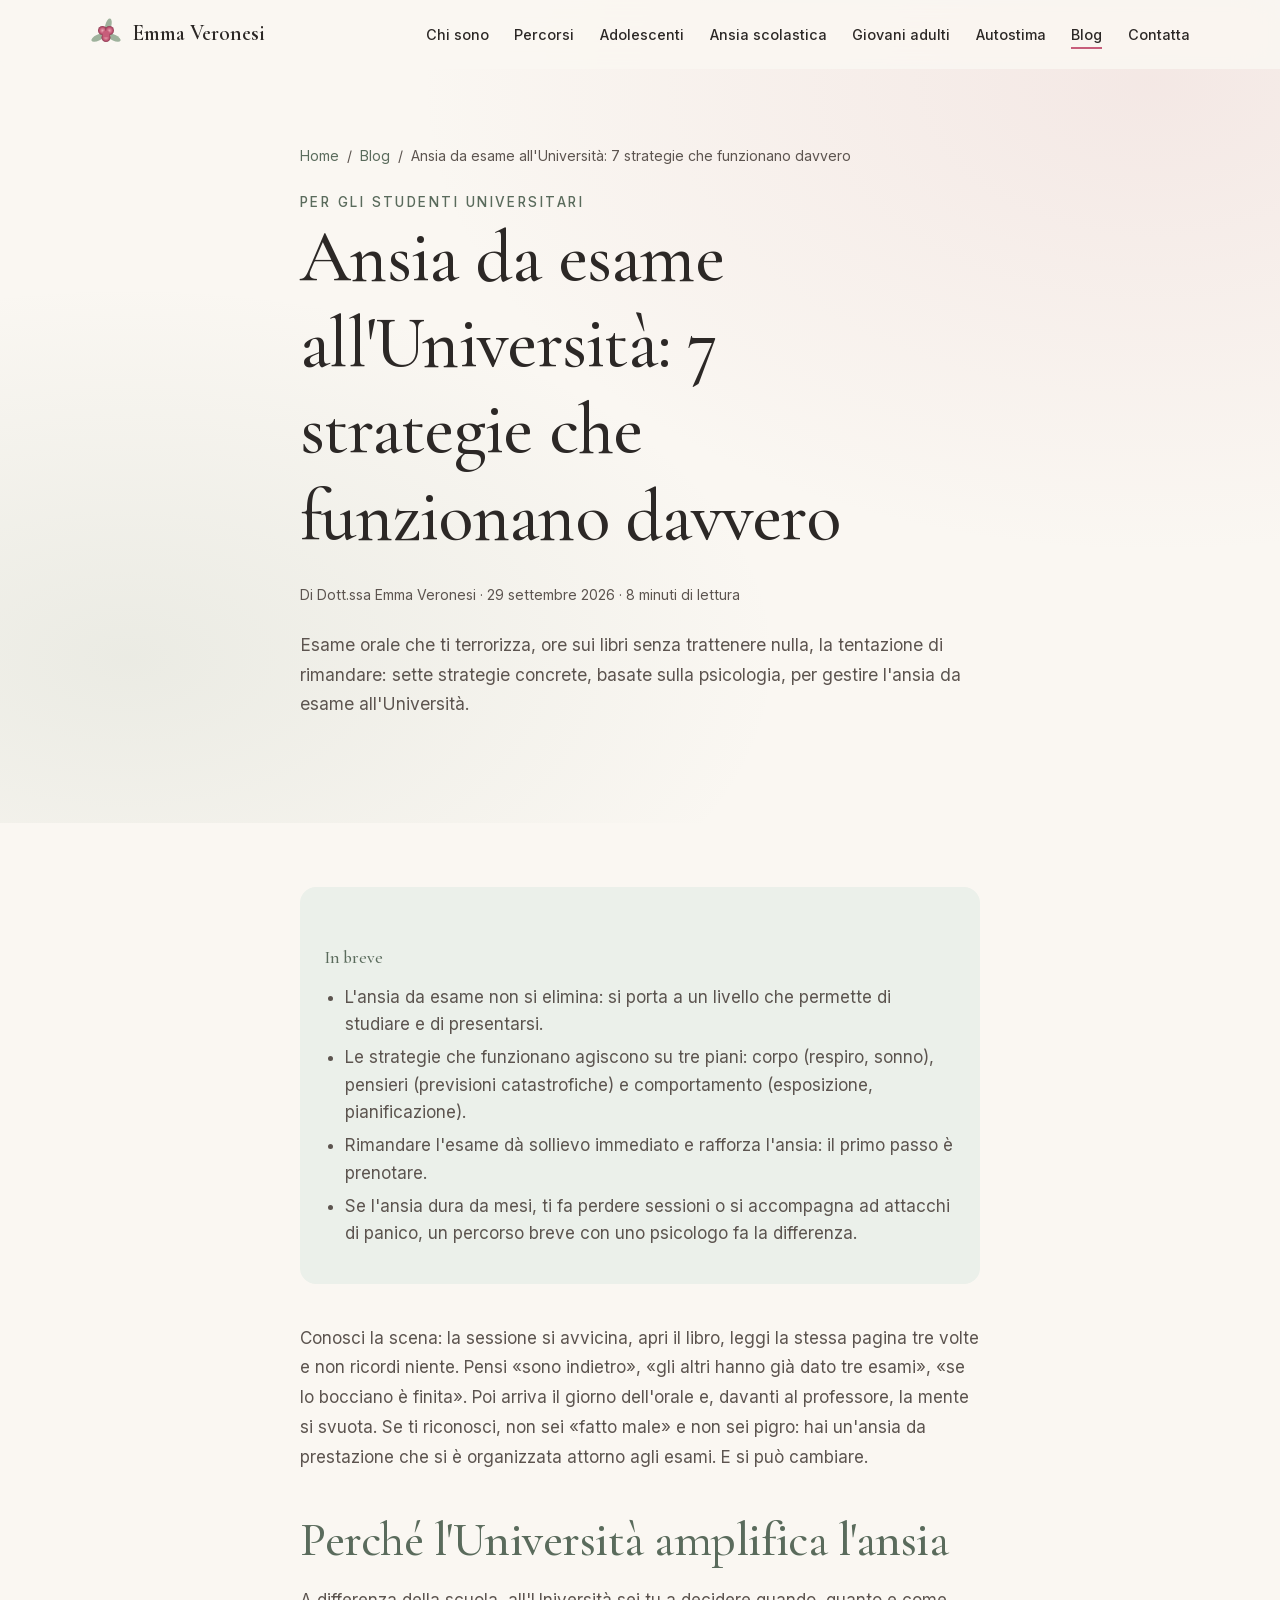
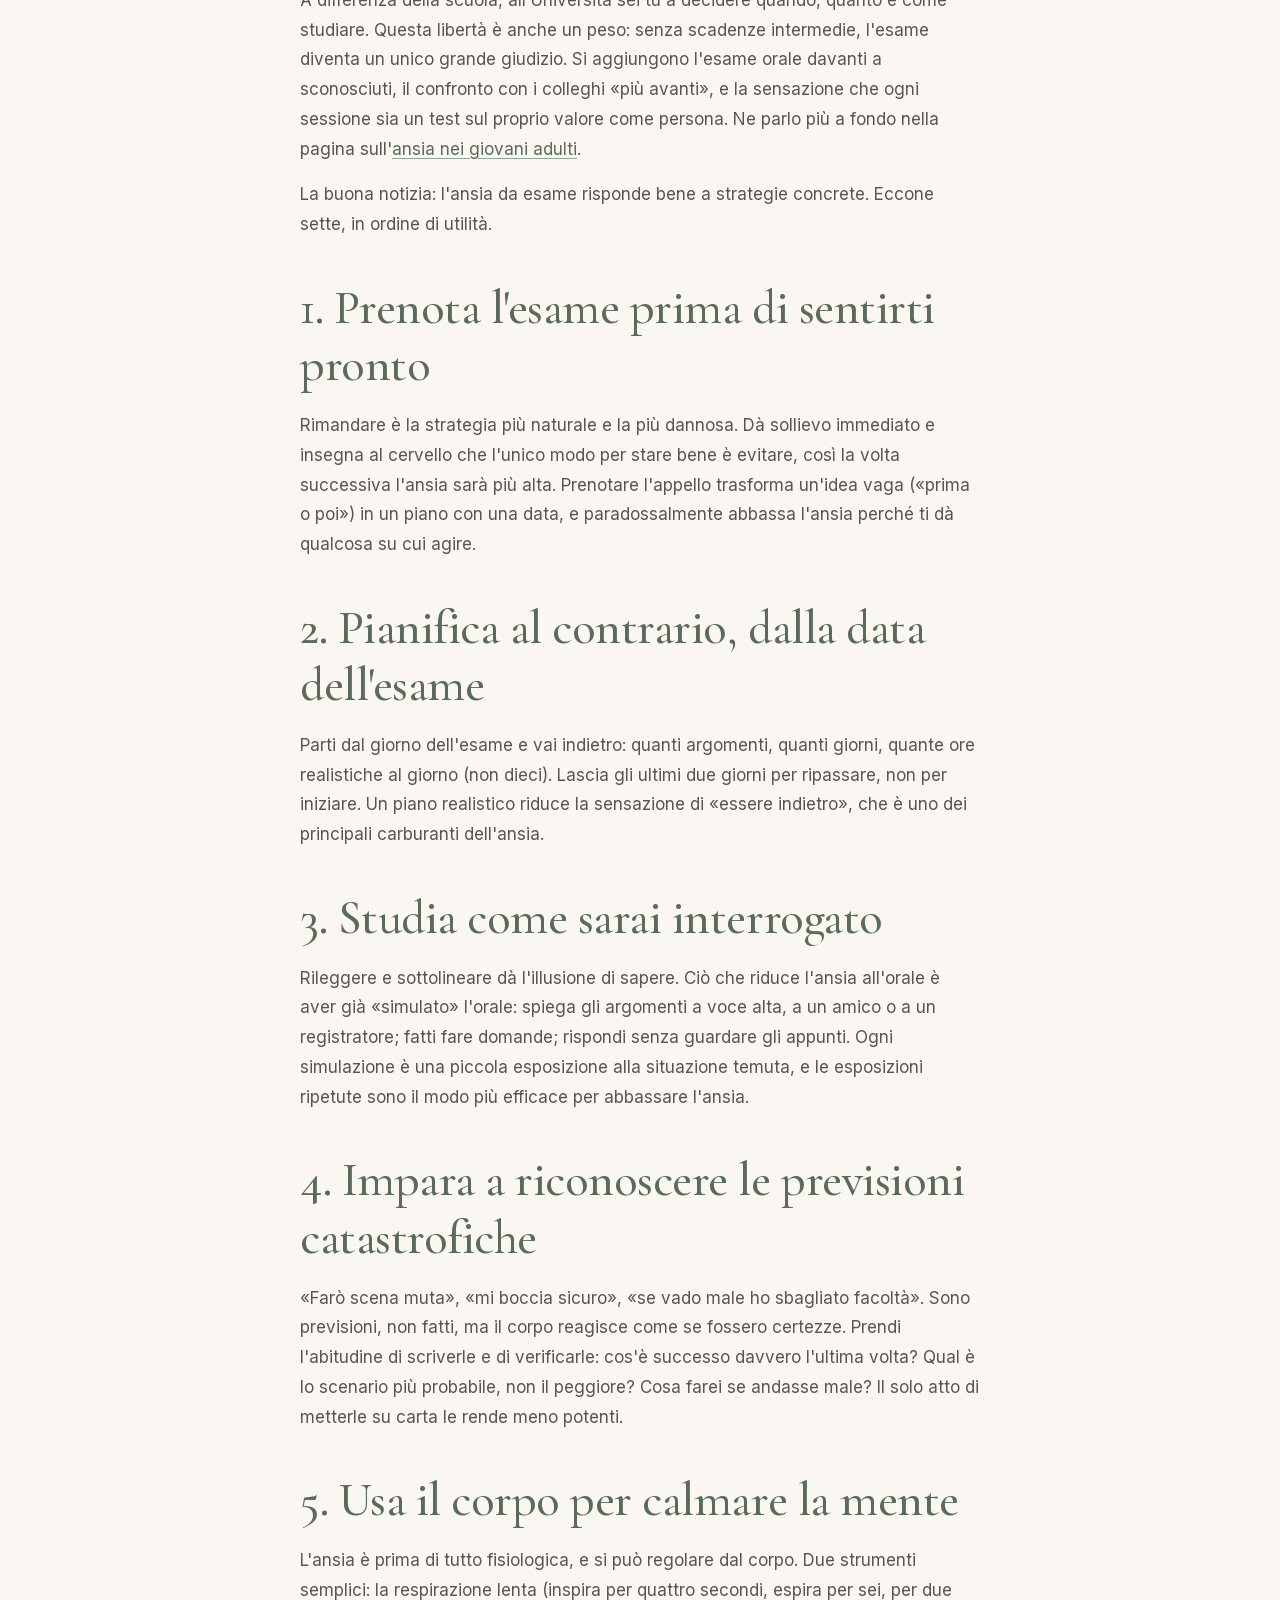
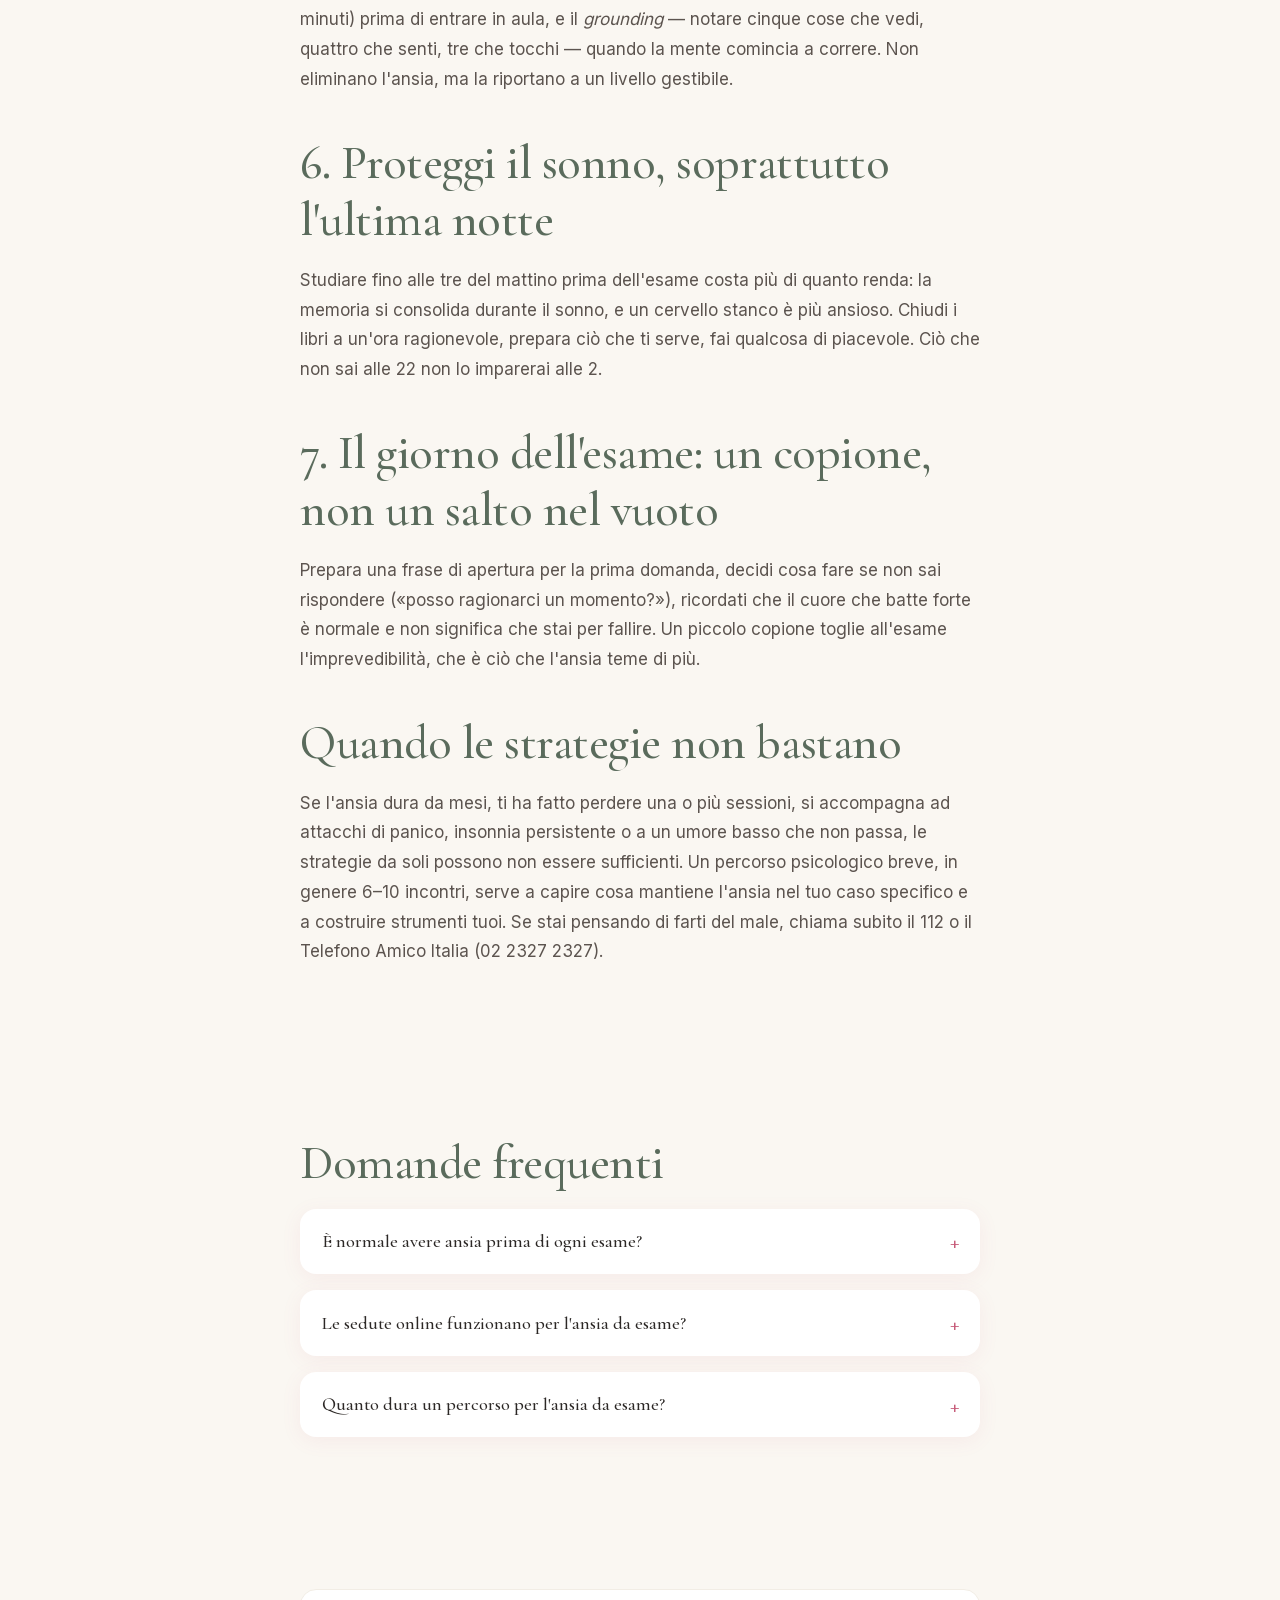
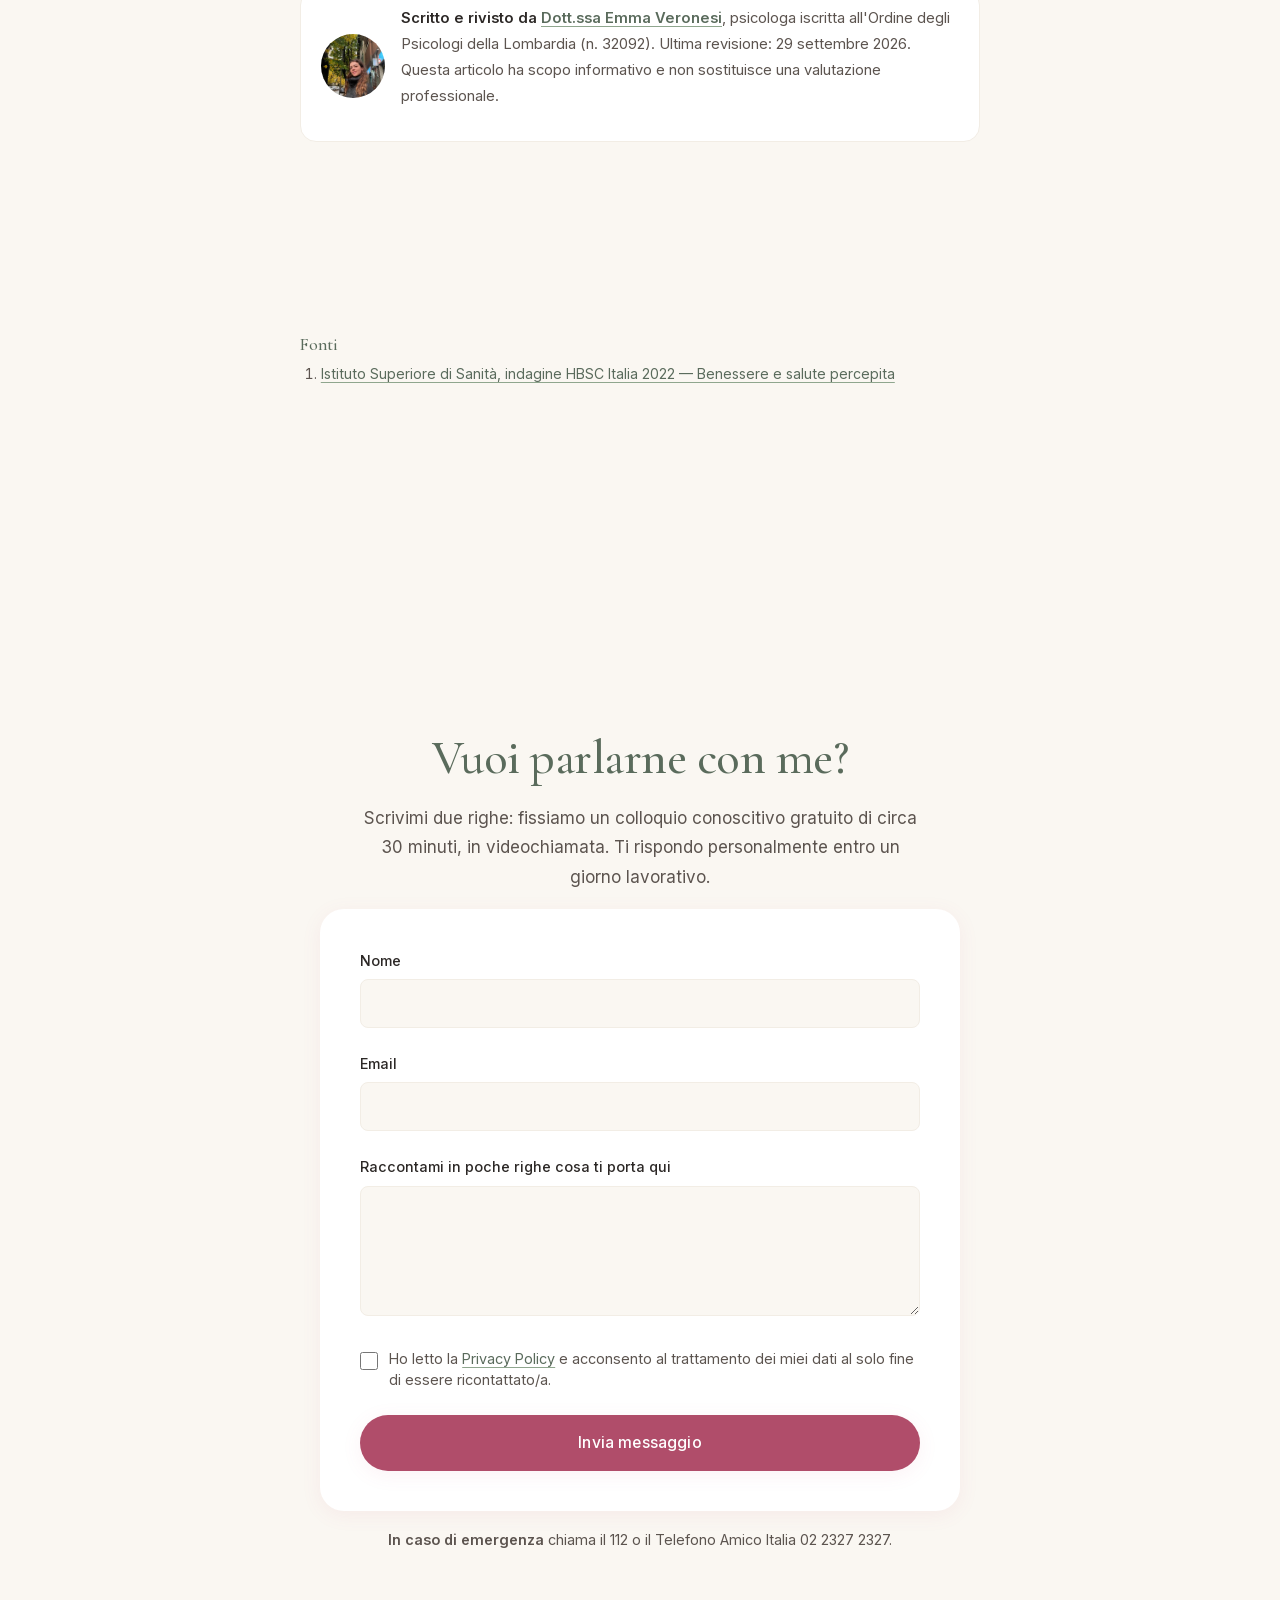
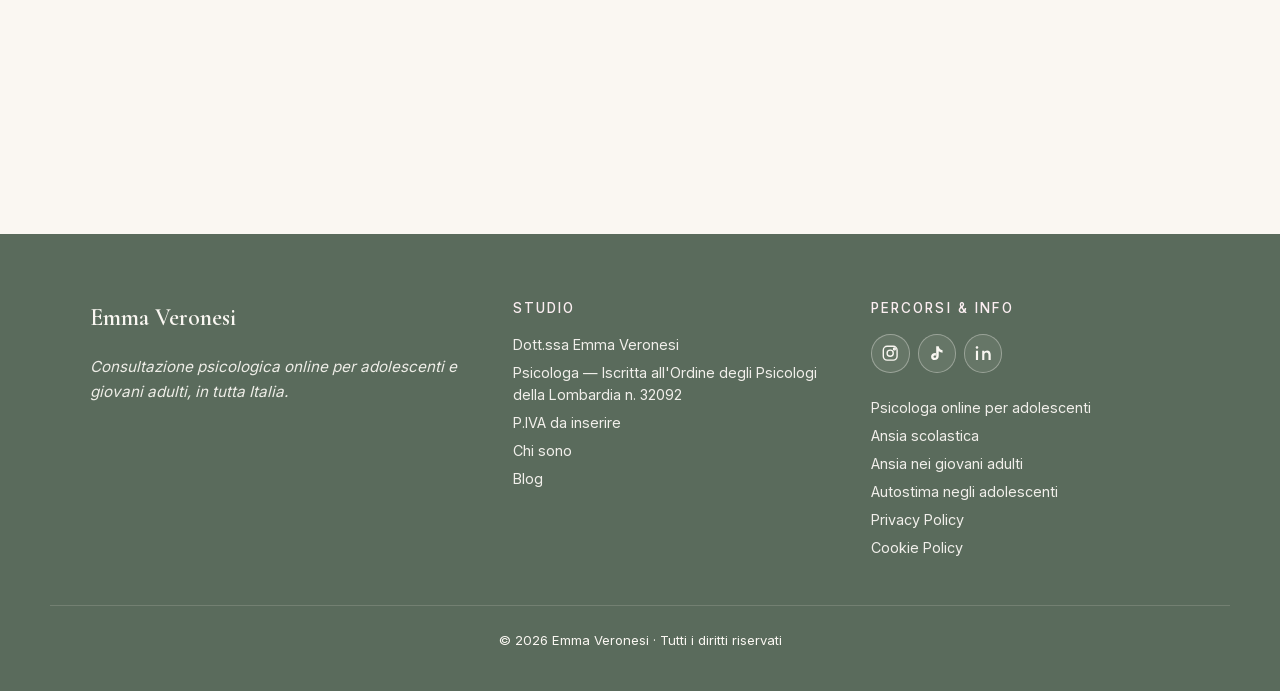
<file: blog/ansia-da-esame-universita-strategie.html>
<!DOCTYPE html>
<html lang="it">
<head>
  <meta charset="UTF-8" />
  <meta name="viewport" content="width=device-width, initial-scale=1.0" />
  <meta name="theme-color" content="#FAF7F2" />
  <title>Ansia da esame all'Università: 7 strategie che funzionano davvero</title>
  <meta name="description" content="Esame orale che ti terrorizza, ore sui libri senza trattenere nulla, la tentazione di rimandare: sette strategie concrete, basate sulla psicologia, per gestire l'ansia da esame all'Università." />
  <meta name="robots" content="index, follow, max-image-preview:large, max-snippet:-1" />
  <meta name="author" content="Dott.ssa Emma Veronesi" />
  <link rel="canonical" href="https://emma-allenamente.com/blog/ansia-da-esame-universita-strategie.html" />

  <meta property="og:site_name" content="Emma Veronesi — Psicologa online" />
  <meta property="og:title" content="Ansia da esame all'Università: 7 strategie che funzionano davvero" />
  <meta property="og:description" content="Esame orale che ti terrorizza, ore sui libri senza trattenere nulla, la tentazione di rimandare: sette strategie concrete, basate sulla psicologia, per gestire l'ansia da esame all'Università." />
  <meta property="og:image" content="https://emma-allenamente.com/assets/img/og-card.jpg" />
  <meta property="og:image:width" content="1200" />
  <meta property="og:image:height" content="630" />
  <meta property="og:image:alt" content="Camelia rosa, simbolo di Allenamente — Emma Veronesi psicologa" />
  <meta property="og:url" content="https://emma-allenamente.com/blog/ansia-da-esame-universita-strategie.html" />
  <meta property="og:type" content="article" />
  <meta property="og:locale" content="it_IT" />
  <meta name="twitter:card" content="summary_large_image" />
  <meta name="twitter:title" content="Ansia da esame all'Università: 7 strategie che funzionano davvero" />
  <meta name="twitter:description" content="Esame orale che ti terrorizza, ore sui libri senza trattenere nulla, la tentazione di rimandare: sette strategie concrete, basate sulla psicologia, per gestire l'ansia da esame all'Università." />
  <meta name="twitter:image" content="https://emma-allenamente.com/assets/img/og-card.jpg" />

  <script type="application/ld+json">
{
  "@context": "https://schema.org",
  "@graph": [
    {
      "@type": "BreadcrumbList",
      "itemListElement": [
        {
          "@type": "ListItem",
          "position": 1,
          "name": "Home",
          "item": "https://emma-allenamente.com/"
        },
        {
          "@type": "ListItem",
          "position": 2,
          "name": "Blog",
          "item": "https://emma-allenamente.com/blog/index.html"
        },
        {
          "@type": "ListItem",
          "position": 3,
          "name": "Ansia da esame all'Università: 7 strategie che funzionano davvero",
          "item": "https://emma-allenamente.com/blog/ansia-da-esame-universita-strategie.html"
        }
      ]
    },
    {
      "@type": "Article",
      "@id": "https://emma-allenamente.com/blog/ansia-da-esame-universita-strategie.html#articolo",
      "headline": "Ansia da esame all'Università: 7 strategie che funzionano davvero",
      "description": "Esame orale che ti terrorizza, ore sui libri senza trattenere nulla, la tentazione di rimandare: sette strategie concrete, basate sulla psicologia, per gestire l'ansia da esame all'Università.",
      "url": "https://emma-allenamente.com/blog/ansia-da-esame-universita-strategie.html",
      "mainEntityOfPage": "https://emma-allenamente.com/blog/ansia-da-esame-universita-strategie.html",
      "inLanguage": "it-IT",
      "datePublished": "2026-09-29",
      "dateModified": "2026-09-29",
      "author": {
        "@id": "https://emma-allenamente.com/#emma"
      },
      "publisher": {
        "@id": "https://emma-allenamente.com/#studio"
      },
      "image": "https://emma-allenamente.com/assets/img/og-card.jpg",
      "isPartOf": {
        "@id": "https://emma-allenamente.com/#website"
      },
      "about": [
        "ansia",
        "adolescenza",
        "psicologia"
      ]
    },
    {
      "@type": "Person",
      "@id": "https://emma-allenamente.com/#emma",
      "name": "Emma Veronesi",
      "givenName": "Emma",
      "familyName": "Veronesi",
      "honorificPrefix": "Dott.ssa",
      "jobTitle": "Psicologa",
      "description": "Psicologa iscritta all'Ordine degli Psicologi della Lombardia (n. 32092). Consultazione psicologica online per adolescenti e giovani adulti: ansia, scuola e Università, autostima, relazioni.",
      "url": "https://emma-allenamente.com/chi-sono.html",
      "image": {
        "@type": "ImageObject",
        "@id": "https://emma-allenamente.com/#ritratto",
        "url": "https://emma-allenamente.com/assets/img/emma-portrait-600.jpg",
        "width": 600,
        "height": 800,
        "caption": "Dott.ssa Emma Veronesi, psicologa"
      },
      "sameAs": [
        "https://www.instagram.com/allenamente.emma/",
        "https://www.tiktok.com/@allenamente.emma",
        "https://www.linkedin.com/in/emma-veronesi/",
        "https://www.opl.it/iscritti-ricerca-avanzata.php"
      ],
      "alumniOf": {
        "@type": "CollegeOrUniversity",
        "name": "Università Cattolica del Sacro Cuore",
        "sameAs": "https://www.unicatt.it/"
      },
      "hasCredential": [
        {
          "@type": "EducationalOccupationalCredential",
          "credentialCategory": "degree",
          "name": "Laurea magistrale in Psicologia per il Benessere: Empowerment, Riabilitazione e Tecnologie Positive",
          "recognizedBy": {
            "@type": "CollegeOrUniversity",
            "name": "Università Cattolica del Sacro Cuore"
          }
        },
        {
          "@type": "EducationalOccupationalCredential",
          "credentialCategory": "license",
          "name": "Iscrizione all'Albo degli Psicologi della Lombardia, n. 32092",
          "identifier": "32092",
          "recognizedBy": {
            "@type": "Organization",
            "name": "Ordine degli Psicologi della Lombardia",
            "url": "https://www.opl.it/"
          }
        }
      ],
      "knowsAbout": [
        "psicologia dell'adolescenza",
        "psicologia dei giovani adulti",
        "ansia",
        "ansia scolastica",
        "ansia da esame",
        "autostima",
        "gestione delle emozioni",
        "mindfulness",
        "psicologia positiva",
        "consultazione psicologica online"
      ],
      "knowsLanguage": [
        "it"
      ],
      "worksFor": {
        "@id": "https://emma-allenamente.com/#studio"
      }
    },
    {
      "@type": "FAQPage",
      "mainEntity": [
        {
          "@type": "Question",
          "name": "È normale avere ansia prima di ogni esame?",
          "acceptedAnswer": {
            "@type": "Answer",
            "text": "Sì: un'attivazione moderata è utile. Diventa un problema quando compare giorni prima, toglie il sonno, blocca lo studio o ti fa rimandare gli appelli."
          }
        },
        {
          "@type": "Question",
          "name": "Le sedute online funzionano per l'ansia da esame?",
          "acceptedAnswer": {
            "@type": "Answer",
            "text": "Sì, e sono particolarmente pratiche in sessione: si possono fissare tra una giornata di studio e l'altra, anche se sei fuori sede o in Erasmus."
          }
        },
        {
          "@type": "Question",
          "name": "Quanto dura un percorso per l'ansia da esame?",
          "acceptedAnswer": {
            "@type": "Answer",
            "text": "Per un'ansia legata a una situazione specifica spesso bastano 6–10 incontri. Il primo colloquio conoscitivo è gratuito e serve a capire da dove partire."
          }
        }
      ]
    }
  ]
}
</script>

  <link rel="icon" type="image/svg+xml" href="../assets/img/favicon.svg" />
  <!-- Font self-hosted (vedi assets/fonts/ e @font-face in styles.css) -->
  <link rel="preload" as="font" type="font/woff2" href="../assets/fonts/cormorant-garamond-latin.woff2" crossorigin />
  <link rel="preload" as="font" type="font/woff2" href="../assets/fonts/inter-latin.woff2" crossorigin />
  <link rel="stylesheet" href="../assets/css/styles.css" />
</head>
<body>
  <header class="site-header">
    <nav class="nav container" aria-label="Navigazione principale">
      <a href="../index.html" class="nav-brand" aria-label="Emma Veronesi - Home">
        <img src="../assets/img/favicon.svg" alt="" aria-hidden="true" width="32" height="32" />
        <span>Emma Veronesi</span>
      </a>
      <button class="nav-toggle" aria-label="Apri menu" aria-expanded="false" aria-controls="primary-nav">
        <span></span><span></span><span></span>
      </button>
      <ul class="nav-links" id="primary-nav">
        <li><a href="../chi-sono.html">Chi sono</a></li>
        <li><a href="../index.html#servizi">Percorsi</a></li>
        <li><a href="../psicologo-online-adolescenti.html">Adolescenti</a></li>
        <li><a href="../ansia-scolastica.html">Ansia scolastica</a></li>
        <li><a href="../ansia-giovani-adulti.html">Giovani adulti</a></li>
        <li><a href="../autostima-adolescenti.html">Autostima</a></li>
        <li><a href="../blog/index.html" class="active" aria-current="page">Blog</a></li>
        <li><a href="../index.html#contatta">Contatta</a></li>
      </ul>
    </nav>
  </header>

  <!-- BOZZA: articolo redatto per la revisione della Dott.ssa Veronesi prima della pubblicazione. -->
  <main>
    <section class="landing-hero">
      <div class="container landing-narrow">
        <nav class="breadcrumb" aria-label="Percorso di navigazione">
          <a href="../index.html">Home</a>
          <span aria-hidden="true">/</span>
          <a href="index.html">Blog</a>
          <span aria-hidden="true">/</span>
          <span>Ansia da esame all'Università: 7 strategie che funzionano davvero</span>
        </nav>
        <p class="eyebrow">Per gli studenti universitari</p>
        <h1>Ansia da esame all'Università: 7 strategie che funzionano davvero</h1>
        <p class="meta-articolo">Di <a href="../chi-sono.html">Dott.ssa Emma Veronesi</a> · <time datetime="2026-09-29">29 settembre 2026</time> · 8 minuti di lettura</p>
        <p class="landing-lead">Esame orale che ti terrorizza, ore sui libri senza trattenere nulla, la tentazione di rimandare: sette strategie concrete, basate sulla psicologia, per gestire l'ansia da esame all'Università.</p>
      </div>
    </section>

    <section class="landing-body">
      <div class="container landing-narrow articolo">
        <aside class="in-breve">
          <h2>In breve</h2>
          <ul>
            <li>L'ansia da esame non si elimina: si porta a un livello che permette di studiare e di presentarsi.</li>
            <li>Le strategie che funzionano agiscono su tre piani: corpo (respiro, sonno), pensieri (previsioni catastrofiche) e comportamento (esposizione, pianificazione).</li>
            <li>Rimandare l'esame dà sollievo immediato e rafforza l'ansia: il primo passo è prenotare.</li>
            <li>Se l'ansia dura da mesi, ti fa perdere sessioni o si accompagna ad attacchi di panico, un percorso breve con uno psicologo fa la differenza.</li>
          </ul>
        </aside>

        <p>Conosci la scena: la sessione si avvicina, apri il libro, leggi la stessa pagina tre volte e non ricordi niente. Pensi «sono indietro», «gli altri hanno già dato tre esami», «se lo bocciano è finita». Poi arriva il giorno dell'orale e, davanti al professore, la mente si svuota. Se ti riconosci, non sei «fatto male» e non sei pigro: hai un'ansia da prestazione che si è organizzata attorno agli esami. E si può cambiare.</p>

        <h2>Perché l'Università amplifica l'ansia</h2>
        <p>A differenza della scuola, all'Università sei tu a decidere quando, quanto e come studiare. Questa libertà è anche un peso: senza scadenze intermedie, l'esame diventa un unico grande giudizio. Si aggiungono l'esame orale davanti a sconosciuti, il confronto con i colleghi «più avanti», e la sensazione che ogni sessione sia un test sul proprio valore come persona. Ne parlo più a fondo nella pagina sull'<a href="../ansia-giovani-adulti.html">ansia nei giovani adulti</a>.</p>
        <p>La buona notizia: l'ansia da esame risponde bene a strategie concrete. Eccone sette, in ordine di utilità.</p>

        <h2>1. Prenota l'esame prima di sentirti pronto</h2>
        <p>Rimandare è la strategia più naturale e la più dannosa. Dà sollievo immediato e insegna al cervello che l'unico modo per stare bene è evitare, così la volta successiva l'ansia sarà più alta. Prenotare l'appello trasforma un'idea vaga («prima o poi») in un piano con una data, e paradossalmente abbassa l'ansia perché ti dà qualcosa su cui agire.</p>

        <h2>2. Pianifica al contrario, dalla data dell'esame</h2>
        <p>Parti dal giorno dell'esame e vai indietro: quanti argomenti, quanti giorni, quante ore realistiche al giorno (non dieci). Lascia gli ultimi due giorni per ripassare, non per iniziare. Un piano realistico riduce la sensazione di «essere indietro», che è uno dei principali carburanti dell'ansia.</p>

        <h2>3. Studia come sarai interrogato</h2>
        <p>Rileggere e sottolineare dà l'illusione di sapere. Ciò che riduce l'ansia all'orale è aver già «simulato» l'orale: spiega gli argomenti a voce alta, a un amico o a un registratore; fatti fare domande; rispondi senza guardare gli appunti. Ogni simulazione è una piccola esposizione alla situazione temuta, e le esposizioni ripetute sono il modo più efficace per abbassare l'ansia.</p>

        <h2>4. Impara a riconoscere le previsioni catastrofiche</h2>
        <p>«Farò scena muta», «mi boccia sicuro», «se vado male ho sbagliato facoltà». Sono previsioni, non fatti, ma il corpo reagisce come se fossero certezze. Prendi l'abitudine di scriverle e di verificarle: cos'è successo davvero l'ultima volta? Qual è lo scenario più probabile, non il peggiore? Cosa farei se andasse male? Il solo atto di metterle su carta le rende meno potenti.</p>

        <h2>5. Usa il corpo per calmare la mente</h2>
        <p>L'ansia è prima di tutto fisiologica, e si può regolare dal corpo. Due strumenti semplici: la respirazione lenta (inspira per quattro secondi, espira per sei, per due minuti) prima di entrare in aula, e il <em>grounding</em> — notare cinque cose che vedi, quattro che senti, tre che tocchi — quando la mente comincia a correre. Non eliminano l'ansia, ma la riportano a un livello gestibile.</p>

        <h2>6. Proteggi il sonno, soprattutto l'ultima notte</h2>
        <p>Studiare fino alle tre del mattino prima dell'esame costa più di quanto renda: la memoria si consolida durante il sonno, e un cervello stanco è più ansioso. Chiudi i libri a un'ora ragionevole, prepara ciò che ti serve, fai qualcosa di piacevole. Ciò che non sai alle 22 non lo imparerai alle 2.</p>

        <h2>7. Il giorno dell'esame: un copione, non un salto nel vuoto</h2>
        <p>Prepara una frase di apertura per la prima domanda, decidi cosa fare se non sai rispondere («posso ragionarci un momento?»), ricordati che il cuore che batte forte è normale e non significa che stai per fallire. Un piccolo copione toglie all'esame l'imprevedibilità, che è ciò che l'ansia teme di più.</p>

        <h2>Quando le strategie non bastano</h2>
        <p>Se l'ansia dura da mesi, ti ha fatto perdere una o più sessioni, si accompagna ad attacchi di panico, insonnia persistente o a un umore basso che non passa, le strategie da soli possono non essere sufficienti. Un percorso psicologico breve, in genere 6–10 incontri, serve a capire cosa mantiene l'ansia nel tuo caso specifico e a costruire strumenti tuoi. Se stai pensando di farti del male, chiama subito il 112 o il Telefono Amico Italia (02 2327 2327).</p>


        <section class="landing-faq" id="faq">
          <h2>Domande frequenti</h2>
          <div class="faq-list">
          <details class="faq-item">
            <summary>È normale avere ansia prima di ogni esame?</summary>
            <p>Sì: un'attivazione moderata è utile. Diventa un problema quando compare giorni prima, toglie il sonno, blocca lo studio o ti fa rimandare gli appelli.</p>
          </details>
          <details class="faq-item">
            <summary>Le sedute online funzionano per l'ansia da esame?</summary>
            <p>Sì, e sono particolarmente pratiche in sessione: si possono fissare tra una giornata di studio e l'altra, anche se sei fuori sede o in Erasmus.</p>
          </details>
          <details class="faq-item">
            <summary>Quanto dura un percorso per l'ansia da esame?</summary>
            <p>Per un'ansia legata a una situazione specifica spesso bastano 6–10 incontri. Il primo colloquio conoscitivo è gratuito e serve a capire da dove partire.</p>
          </details>
          </div>
        </section>

        <aside class="autore-box" aria-label="Autrice e revisione">
          <img src="../assets/img/emma-portrait-300.jpg" alt="Dott.ssa Emma Veronesi" width="64" height="64" loading="lazy" />
          <p><strong>Scritto e rivisto da <a href="../chi-sono.html">Dott.ssa Emma Veronesi</a></strong>, psicologa iscritta all'Ordine degli Psicologi della Lombardia (n. 32092). Ultima revisione: <time datetime="2026-09-29">29 settembre 2026</time>. Questa articolo ha scopo informativo e non sostituisce una valutazione professionale.</p>
        </aside>

        <section class="fonti" aria-label="Fonti">
          <h2 style="font-size:1.1rem;margin-bottom:0.5rem">Fonti</h2>
          <ol>
            <li><a href="https://www.epicentro.iss.it/hbsc/indagine-2022-benessere" target="_blank" rel="noopener">Istituto Superiore di Sanità, indagine HBSC Italia 2022 — Benessere e salute percepita</a></li>
          </ol>
        </section>

        <section class="landing-form" id="contatta">
          <h2>Vuoi parlarne con me?</h2>
          <p>Scrivimi due righe: fissiamo un colloquio conoscitivo gratuito di circa 30 minuti, in videochiamata. Ti rispondo personalmente entro un giorno lavorativo.</p>
          <form class="contatta-form" id="contatta-form" novalidate>
            <input type="hidden" name="pagina" value="blog/ansia-da-esame-universita-strategie" />
            <div class="form-row">
              <label for="name">Nome</label>
              <input type="text" id="name" name="name" required autocomplete="name" />
            </div>
            <div class="form-row">
              <label for="email">Email</label>
              <input type="email" id="email" name="email" required autocomplete="email" />
            </div>
            <div class="form-row">
              <label for="message">Raccontami in poche righe cosa ti porta qui</label>
              <textarea id="message" name="message" required rows="4"></textarea>
            </div>
            <div class="form-row honeypot" aria-hidden="true">
              <label for="botcheck">Lascia vuoto</label>
              <input type="text" id="botcheck" name="botcheck" tabindex="-1" autocomplete="off" />
            </div>
            <label class="form-consent">
              <input type="checkbox" name="consenso" required />
              <span>Ho letto la <a href="../privacy.html">Privacy Policy</a> e acconsento al trattamento dei miei dati al solo fine di essere ricontattato/a.</span>
            </label>
            <button type="submit" class="btn btn-primary" style="width:100%">Invia messaggio</button>
            <div class="form-feedback" id="form-feedback" role="status" aria-live="polite"></div>
          </form>
          <p style="margin-top:1rem;font-size:0.9rem"><strong>In caso di emergenza</strong> chiama il 112 o il Telefono Amico Italia 02 2327 2327.</p>
        </section>
      </div>
    </section>
  </main>

  <!--
    ===========================================================
    FOOTER — dati professionali obbligatori per legge
    ===========================================================
    DATI DA AGGIORNARE: P.IVA (cerca "P.IVA da inserire").
  -->
  <footer class="site-footer">
    <div class="container">
      <div>
        <div class="footer-brand">Emma Veronesi</div>
        <p class="footer-tagline">Consultazione psicologica online per adolescenti e giovani adulti, in tutta Italia.</p>
      </div>

      <div class="footer-col">
        <p class="h5">Studio</p>
        <p>Dott.ssa Emma Veronesi</p>
        <p>Psicologa — Iscritta all'Ordine degli Psicologi della Lombardia n. 32092</p>
        <p>P.IVA da inserire</p>
        <p><a href="../chi-sono.html">Chi sono</a></p>
        <p><a href="../blog/index.html">Blog</a></p>
      </div>

      <div class="footer-col">
        <p class="h5">Percorsi &amp; Info</p>
        <div class="footer-social-links" aria-label="Canali social">
          <a class="social-icon-link social-instagram" href="https://www.instagram.com/allenamente.emma/" target="_blank" rel="noopener me" aria-label="Instagram di allenamente.emma">
            <svg viewBox="0 0 24 24" aria-hidden="true">
              <rect x="3" y="3" width="18" height="18" rx="5" />
              <circle cx="12" cy="12" r="4" />
              <circle cx="17.5" cy="6.5" r="1.2" />
            </svg>
          </a>
          <a class="social-icon-link social-tiktok" href="https://www.tiktok.com/@allenamente.emma" target="_blank" rel="noopener me" aria-label="TikTok di allenamente.emma">
            <svg viewBox="0 0 24 24" aria-hidden="true">
              <path d="M14 3c.4 3 2.1 4.9 5 5.2v3.1c-1.8-.1-3.4-.7-5-1.8v6.2c0 3.2-2.2 5.3-5.2 5.3-2.8 0-4.8-1.9-4.8-4.5 0-2.8 2.2-4.7 5.2-4.7.4 0 .8 0 1.1.1v3.3c-.4-.1-.8-.2-1.2-.2-1.1 0-1.9.6-1.9 1.5s.7 1.5 1.7 1.5c1.1 0 1.8-.7 1.8-2V3h3.3Z" />
            </svg>
          </a>
          <a class="social-icon-link social-linkedin" href="https://www.linkedin.com/in/emma-veronesi/" target="_blank" rel="noopener me" aria-label="LinkedIn di Emma Veronesi">
            <svg viewBox="0 0 24 24" aria-hidden="true">
              <path d="M5.3 8.7H2.5V21h2.8V8.7ZM3.9 3C2.9 3 2.2 3.7 2.2 4.6s.7 1.6 1.7 1.6 1.7-.7 1.7-1.6S4.9 3 3.9 3ZM21.8 14c0-3.7-2-5.6-4.7-5.6-2.1 0-3.1 1.2-3.6 2V8.7h-2.8V21h2.8v-6.8c0-1.8 1-3 2.5-3s2.9 1.1 2.9 3.1V21h2.9v-7Z" />
            </svg>
          </a>
        </div>
        <p><a href="../psicologo-online-adolescenti.html">Psicologa online per adolescenti</a></p>
        <p><a href="../ansia-scolastica.html">Ansia scolastica</a></p>
        <p><a href="../ansia-giovani-adulti.html">Ansia nei giovani adulti</a></p>
        <p><a href="../autostima-adolescenti.html">Autostima negli adolescenti</a></p>
        <p><a href="../privacy.html">Privacy Policy</a></p>
        <p><a href="../cookie.html">Cookie Policy</a></p>
      </div>
    </div>

    <div class="footer-bottom">
      © <span data-year>2026</span> Emma Veronesi · Tutti i diritti riservati
    </div>
  </footer>

  <script src="../assets/js/config.js"></script>
  <script src="../assets/js/main.js"></script>
</body>
</html>
</file>
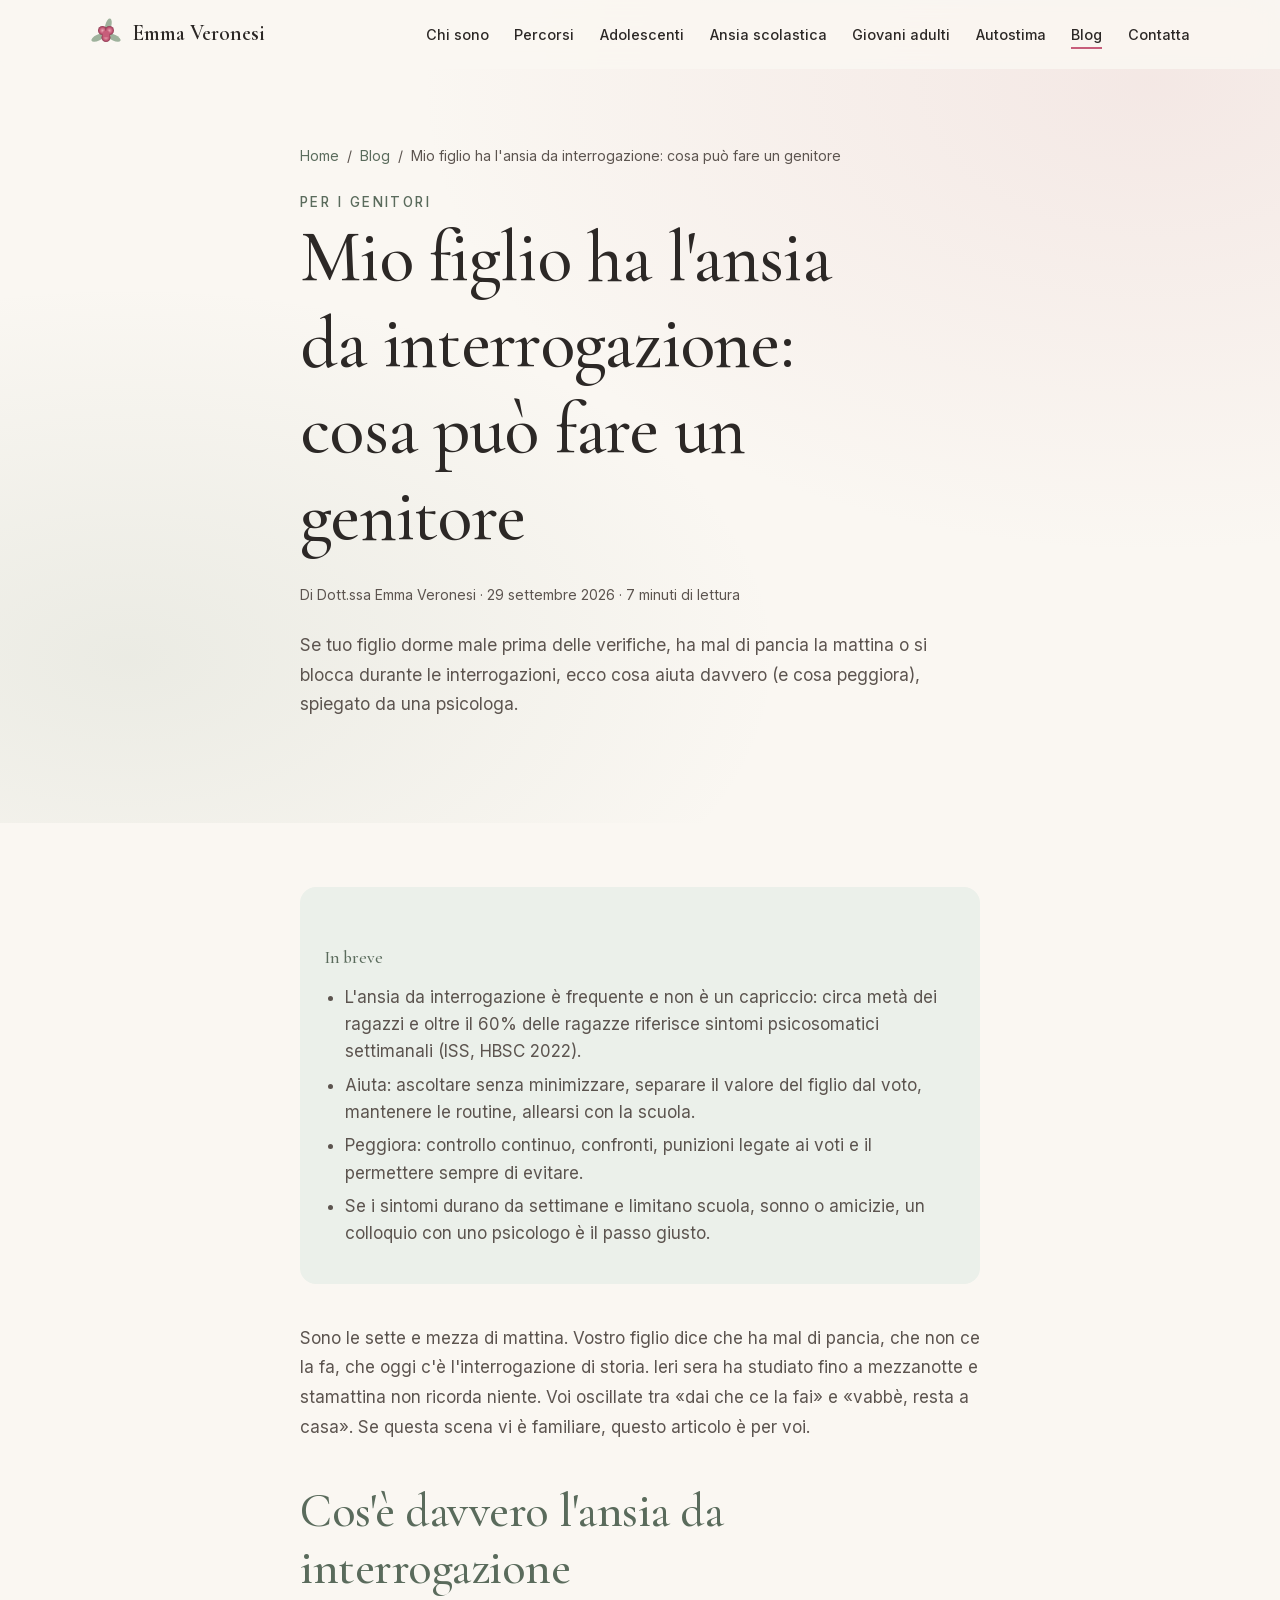
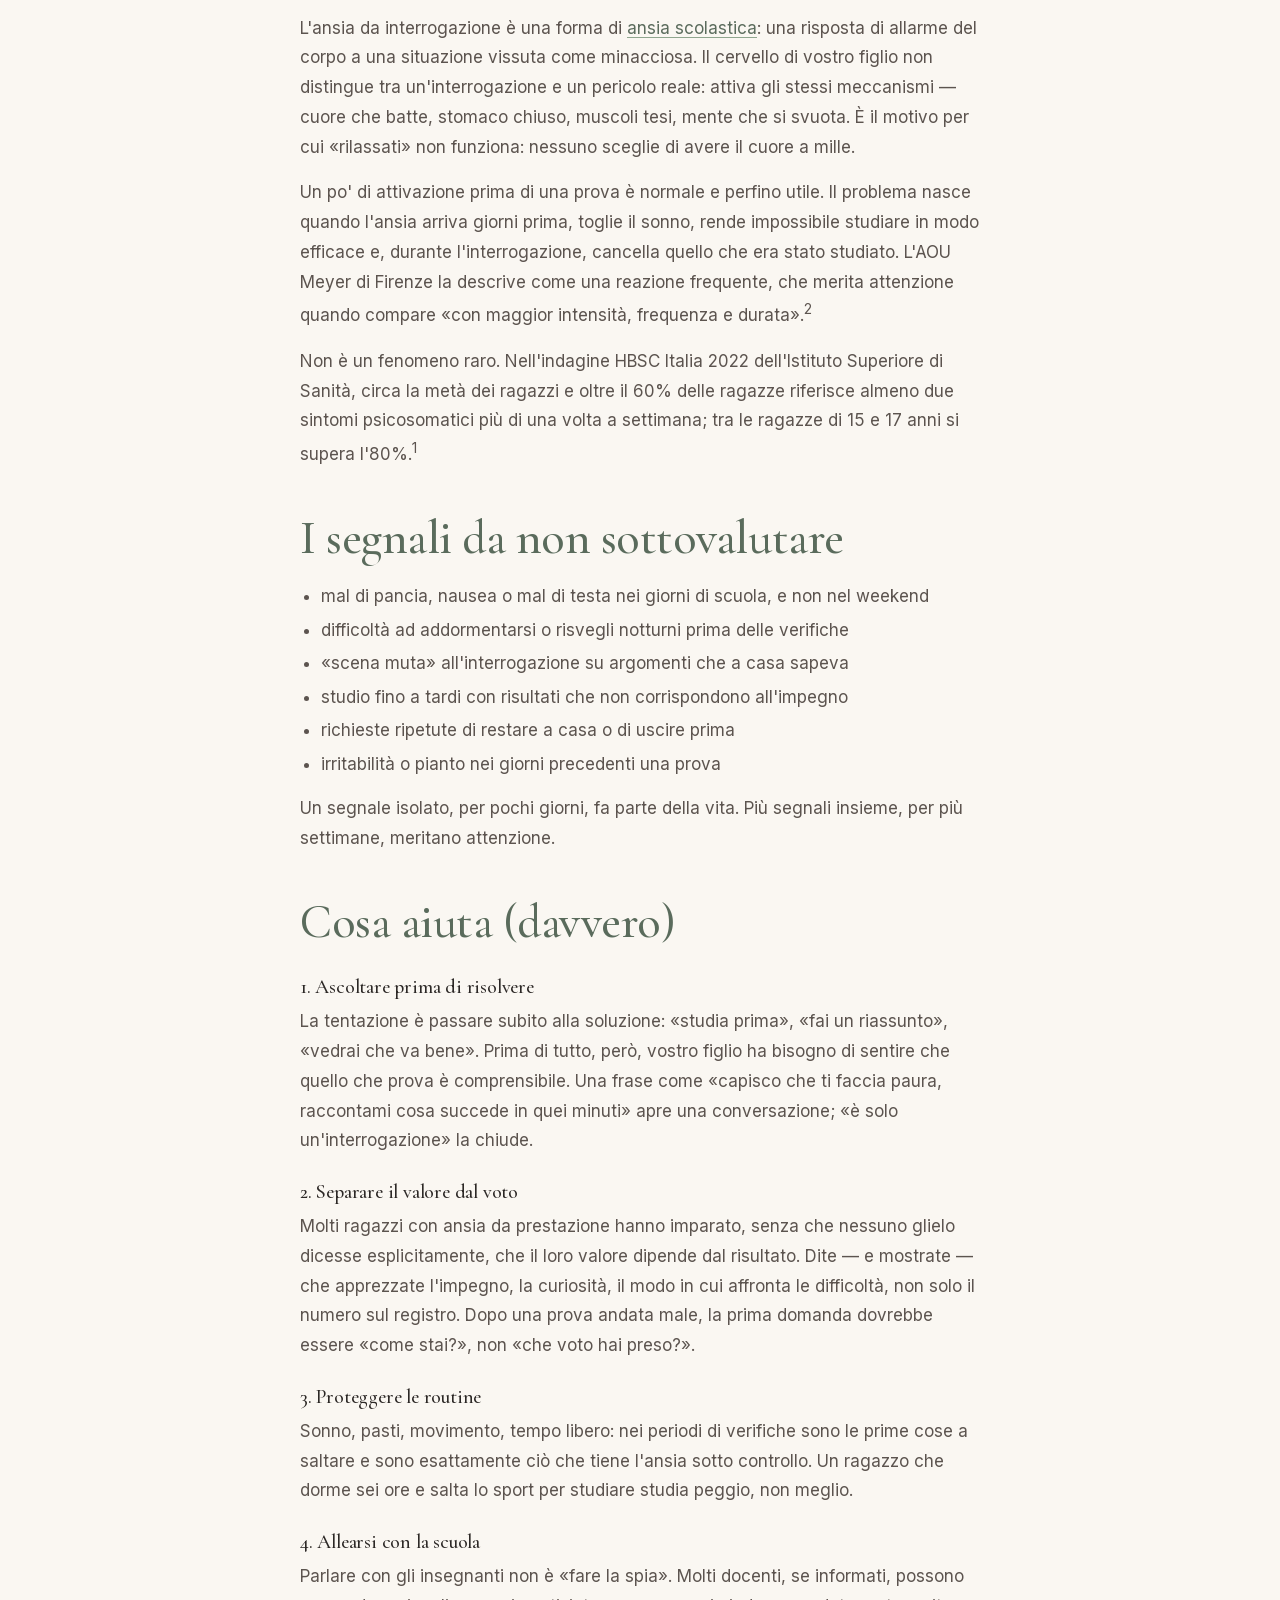
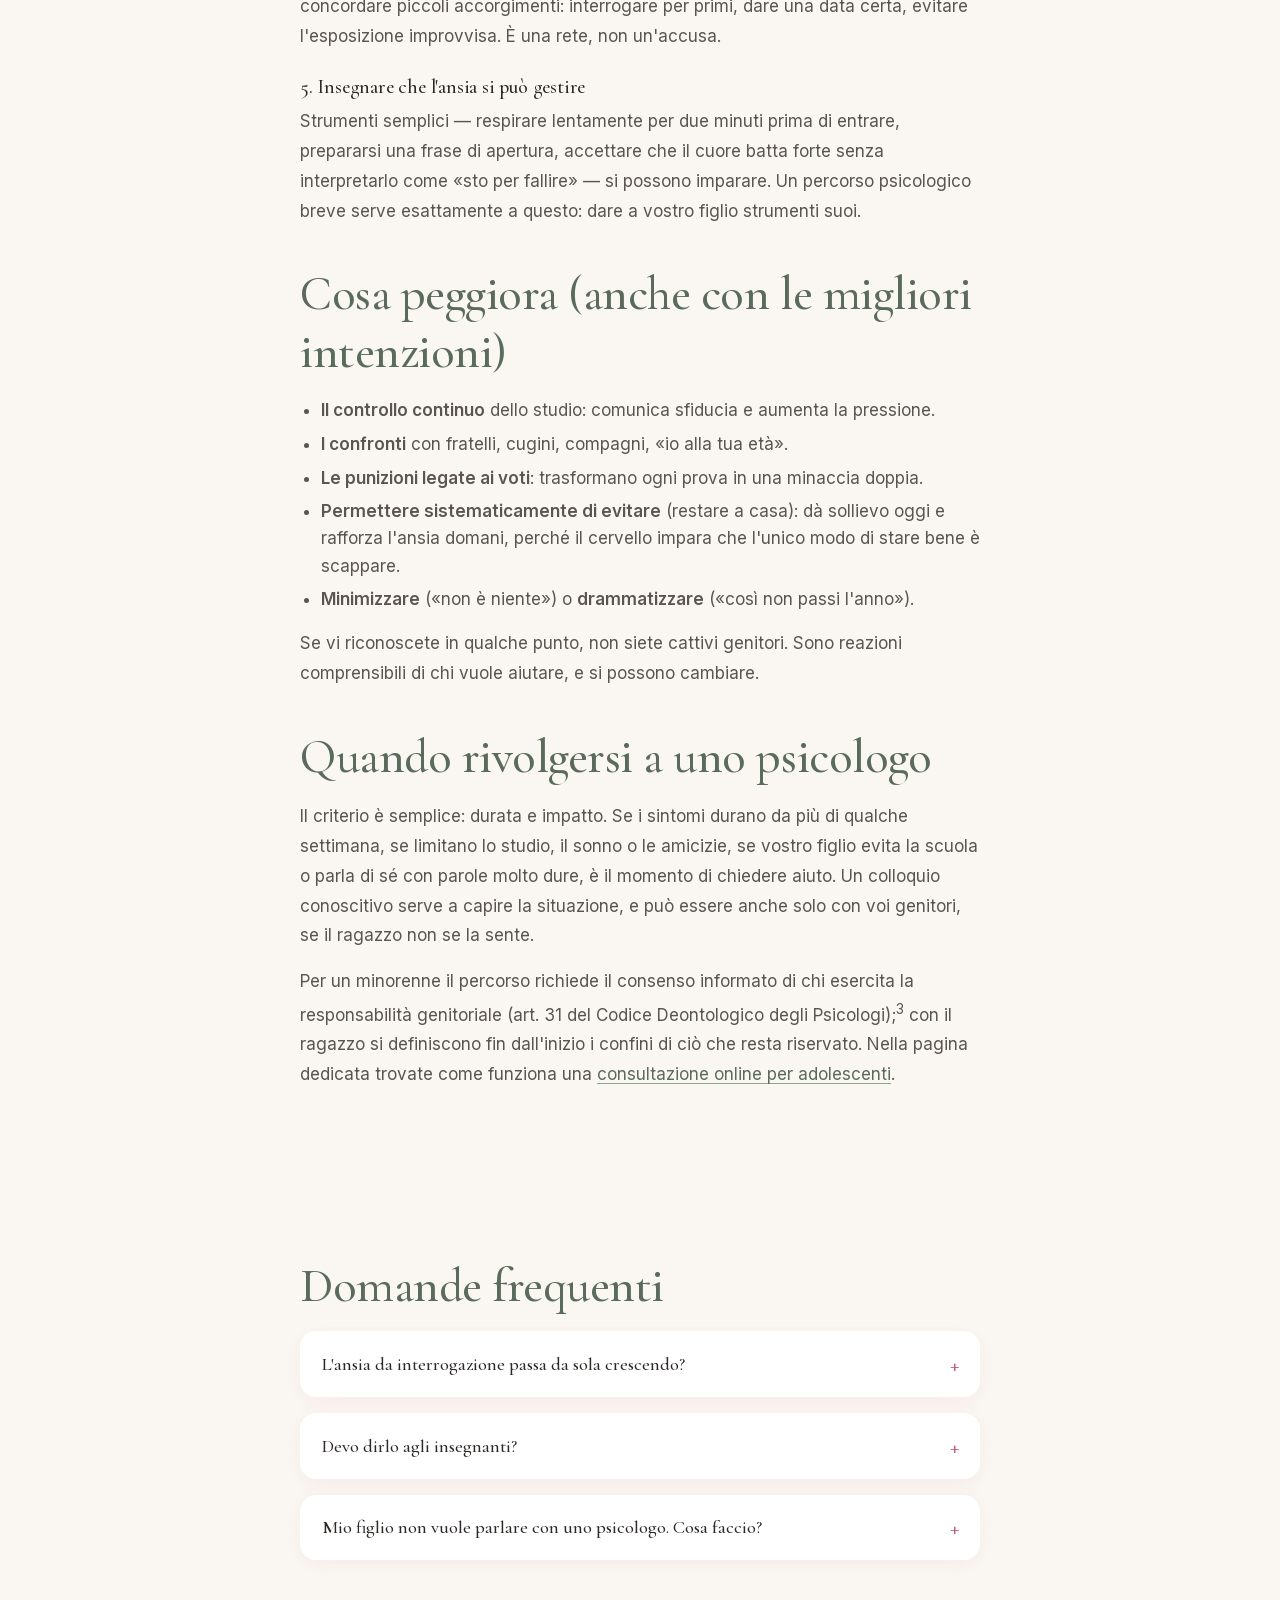
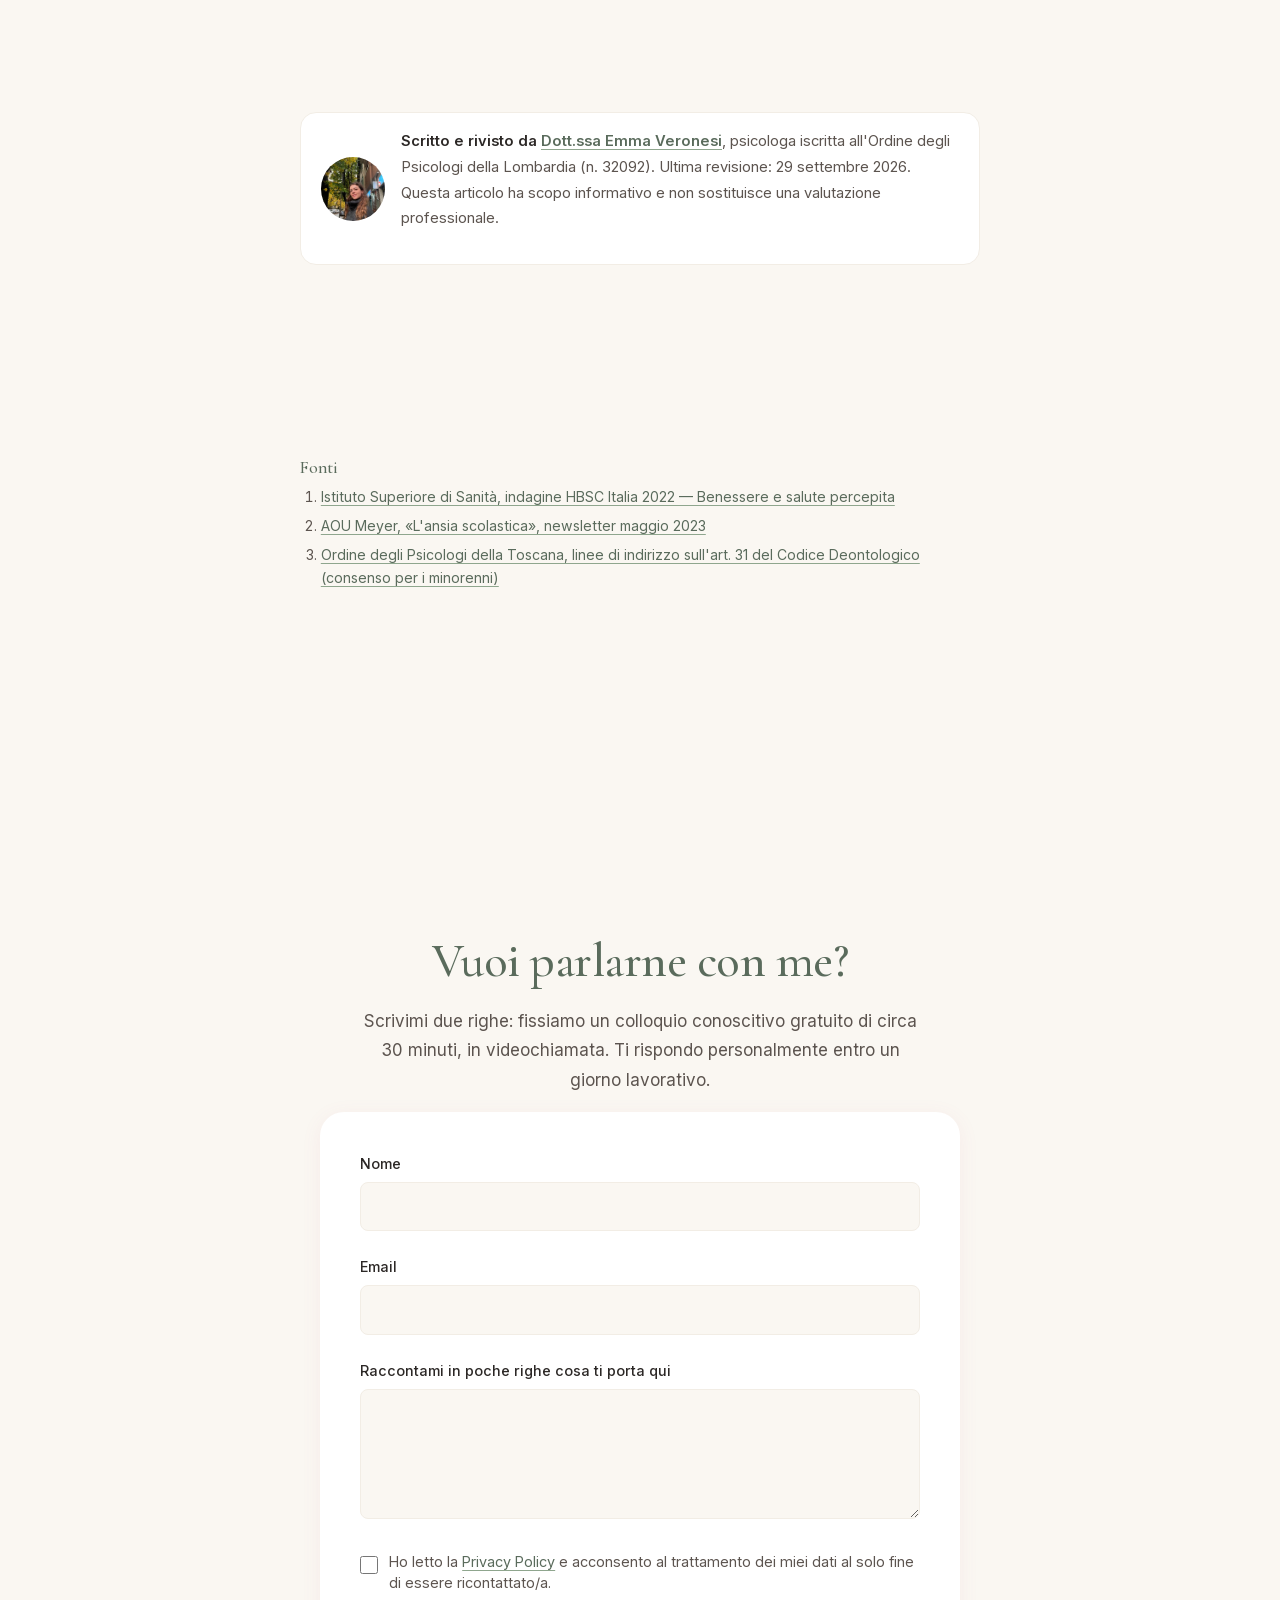
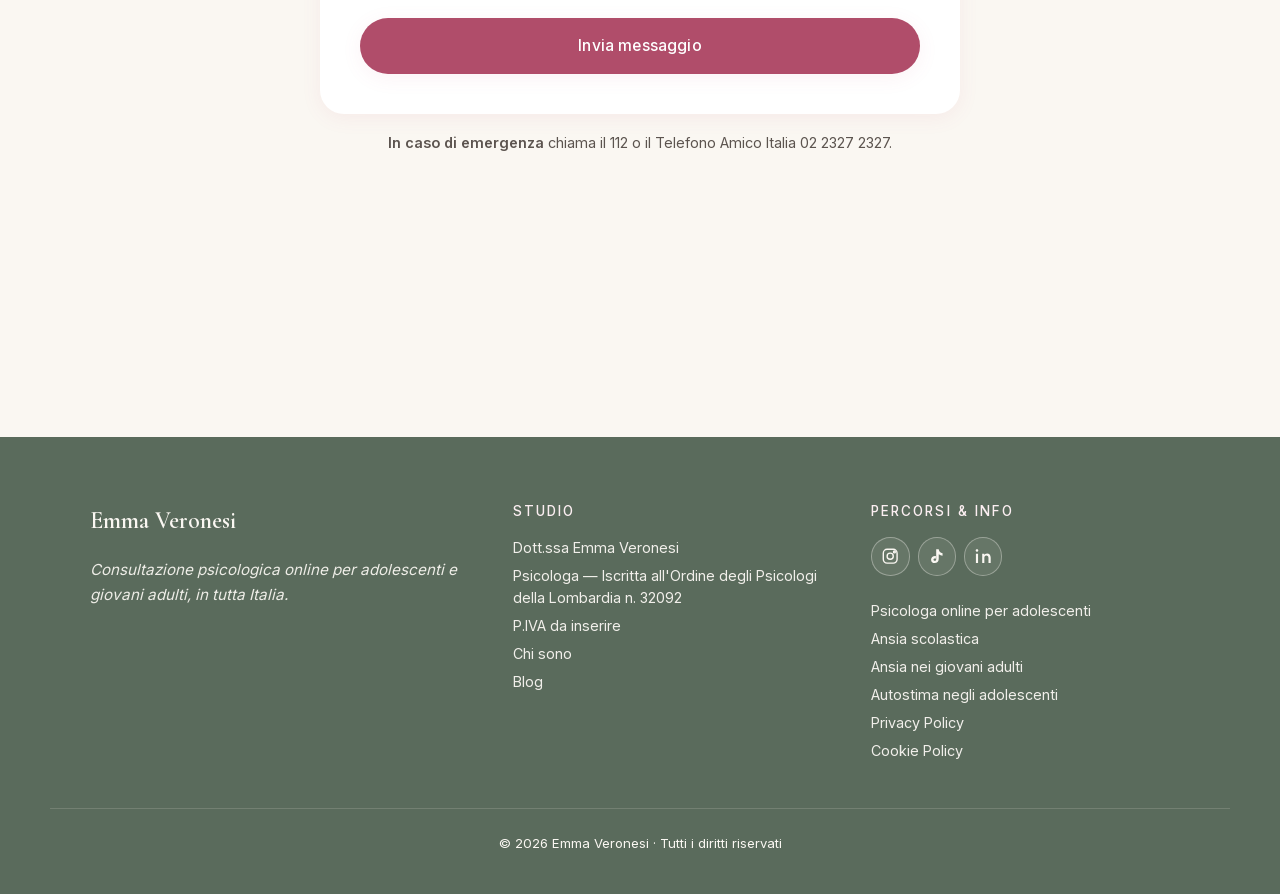
<file: blog/ansia-da-interrogazione-cosa-puo-fare-un-genitore.html>
<!DOCTYPE html>
<html lang="it">
<head>
  <meta charset="UTF-8" />
  <meta name="viewport" content="width=device-width, initial-scale=1.0" />
  <meta name="theme-color" content="#FAF7F2" />
  <title>Mio figlio ha l'ansia da interrogazione: cosa può fare un genitore</title>
  <meta name="description" content="Se tuo figlio dorme male prima delle verifiche, ha mal di pancia la mattina o si blocca durante le interrogazioni, ecco cosa aiuta davvero (e cosa peggiora), spiegato da una psicologa." />
  <meta name="robots" content="index, follow, max-image-preview:large, max-snippet:-1" />
  <meta name="author" content="Dott.ssa Emma Veronesi" />
  <link rel="canonical" href="https://emma-allenamente.com/blog/ansia-da-interrogazione-cosa-puo-fare-un-genitore.html" />

  <meta property="og:site_name" content="Emma Veronesi — Psicologa online" />
  <meta property="og:title" content="Mio figlio ha l'ansia da interrogazione: cosa può fare un genitore" />
  <meta property="og:description" content="Se tuo figlio dorme male prima delle verifiche, ha mal di pancia la mattina o si blocca durante le interrogazioni, ecco cosa aiuta davvero (e cosa peggiora), spiegato da una psicologa." />
  <meta property="og:image" content="https://emma-allenamente.com/assets/img/og-card.jpg" />
  <meta property="og:image:width" content="1200" />
  <meta property="og:image:height" content="630" />
  <meta property="og:image:alt" content="Camelia rosa, simbolo di Allenamente — Emma Veronesi psicologa" />
  <meta property="og:url" content="https://emma-allenamente.com/blog/ansia-da-interrogazione-cosa-puo-fare-un-genitore.html" />
  <meta property="og:type" content="article" />
  <meta property="og:locale" content="it_IT" />
  <meta name="twitter:card" content="summary_large_image" />
  <meta name="twitter:title" content="Mio figlio ha l'ansia da interrogazione: cosa può fare un genitore" />
  <meta name="twitter:description" content="Se tuo figlio dorme male prima delle verifiche, ha mal di pancia la mattina o si blocca durante le interrogazioni, ecco cosa aiuta davvero (e cosa peggiora), spiegato da una psicologa." />
  <meta name="twitter:image" content="https://emma-allenamente.com/assets/img/og-card.jpg" />

  <script type="application/ld+json">
{
  "@context": "https://schema.org",
  "@graph": [
    {
      "@type": "BreadcrumbList",
      "itemListElement": [
        {
          "@type": "ListItem",
          "position": 1,
          "name": "Home",
          "item": "https://emma-allenamente.com/"
        },
        {
          "@type": "ListItem",
          "position": 2,
          "name": "Blog",
          "item": "https://emma-allenamente.com/blog/index.html"
        },
        {
          "@type": "ListItem",
          "position": 3,
          "name": "Mio figlio ha l'ansia da interrogazione: cosa può fare un genitore",
          "item": "https://emma-allenamente.com/blog/ansia-da-interrogazione-cosa-puo-fare-un-genitore.html"
        }
      ]
    },
    {
      "@type": "Article",
      "@id": "https://emma-allenamente.com/blog/ansia-da-interrogazione-cosa-puo-fare-un-genitore.html#articolo",
      "headline": "Mio figlio ha l'ansia da interrogazione: cosa può fare un genitore",
      "description": "Se tuo figlio dorme male prima delle verifiche, ha mal di pancia la mattina o si blocca durante le interrogazioni, ecco cosa aiuta davvero (e cosa peggiora), spiegato da una psicologa.",
      "url": "https://emma-allenamente.com/blog/ansia-da-interrogazione-cosa-puo-fare-un-genitore.html",
      "mainEntityOfPage": "https://emma-allenamente.com/blog/ansia-da-interrogazione-cosa-puo-fare-un-genitore.html",
      "inLanguage": "it-IT",
      "datePublished": "2026-09-29",
      "dateModified": "2026-09-29",
      "author": {
        "@id": "https://emma-allenamente.com/#emma"
      },
      "publisher": {
        "@id": "https://emma-allenamente.com/#studio"
      },
      "image": "https://emma-allenamente.com/assets/img/og-card.jpg",
      "isPartOf": {
        "@id": "https://emma-allenamente.com/#website"
      },
      "about": [
        "ansia",
        "adolescenza",
        "psicologia"
      ]
    },
    {
      "@type": "Person",
      "@id": "https://emma-allenamente.com/#emma",
      "name": "Emma Veronesi",
      "givenName": "Emma",
      "familyName": "Veronesi",
      "honorificPrefix": "Dott.ssa",
      "jobTitle": "Psicologa",
      "description": "Psicologa iscritta all'Ordine degli Psicologi della Lombardia (n. 32092). Consultazione psicologica online per adolescenti e giovani adulti: ansia, scuola e Università, autostima, relazioni.",
      "url": "https://emma-allenamente.com/chi-sono.html",
      "image": {
        "@type": "ImageObject",
        "@id": "https://emma-allenamente.com/#ritratto",
        "url": "https://emma-allenamente.com/assets/img/emma-portrait-600.jpg",
        "width": 600,
        "height": 800,
        "caption": "Dott.ssa Emma Veronesi, psicologa"
      },
      "sameAs": [
        "https://www.instagram.com/allenamente.emma/",
        "https://www.tiktok.com/@allenamente.emma",
        "https://www.linkedin.com/in/emma-veronesi/",
        "https://www.opl.it/iscritti-ricerca-avanzata.php"
      ],
      "alumniOf": {
        "@type": "CollegeOrUniversity",
        "name": "Università Cattolica del Sacro Cuore",
        "sameAs": "https://www.unicatt.it/"
      },
      "hasCredential": [
        {
          "@type": "EducationalOccupationalCredential",
          "credentialCategory": "degree",
          "name": "Laurea magistrale in Psicologia per il Benessere: Empowerment, Riabilitazione e Tecnologie Positive",
          "recognizedBy": {
            "@type": "CollegeOrUniversity",
            "name": "Università Cattolica del Sacro Cuore"
          }
        },
        {
          "@type": "EducationalOccupationalCredential",
          "credentialCategory": "license",
          "name": "Iscrizione all'Albo degli Psicologi della Lombardia, n. 32092",
          "identifier": "32092",
          "recognizedBy": {
            "@type": "Organization",
            "name": "Ordine degli Psicologi della Lombardia",
            "url": "https://www.opl.it/"
          }
        }
      ],
      "knowsAbout": [
        "psicologia dell'adolescenza",
        "psicologia dei giovani adulti",
        "ansia",
        "ansia scolastica",
        "ansia da esame",
        "autostima",
        "gestione delle emozioni",
        "mindfulness",
        "psicologia positiva",
        "consultazione psicologica online"
      ],
      "knowsLanguage": [
        "it"
      ],
      "worksFor": {
        "@id": "https://emma-allenamente.com/#studio"
      }
    },
    {
      "@type": "FAQPage",
      "mainEntity": [
        {
          "@type": "Question",
          "name": "L'ansia da interrogazione passa da sola crescendo?",
          "acceptedAnswer": {
            "@type": "Answer",
            "text": "A volte si attenua, spesso cambia forma (ansia da esame all'Università, da colloquio nel lavoro). Imparare a gestirla in adolescenza è un investimento che dura."
          }
        },
        {
          "@type": "Question",
          "name": "Devo dirlo agli insegnanti?",
          "acceptedAnswer": {
            "@type": "Answer",
            "text": "Sì, se il ragazzo è d'accordo. Un insegnante informato può fare piccoli accorgimenti che riducono molto l'ansia, come concordare la data dell'interrogazione."
          }
        },
        {
          "@type": "Question",
          "name": "Mio figlio non vuole parlare con uno psicologo. Cosa faccio?",
          "acceptedAnswer": {
            "@type": "Answer",
            "text": "Il primo colloquio può essere solo con i genitori. Spesso bastano alcuni cambiamenti nella comunicazione a casa per aprire la porta a un passo successivo."
          }
        }
      ]
    }
  ]
}
</script>

  <link rel="icon" type="image/svg+xml" href="../assets/img/favicon.svg" />
  <!-- Font self-hosted (vedi assets/fonts/ e @font-face in styles.css) -->
  <link rel="preload" as="font" type="font/woff2" href="../assets/fonts/cormorant-garamond-latin.woff2" crossorigin />
  <link rel="preload" as="font" type="font/woff2" href="../assets/fonts/inter-latin.woff2" crossorigin />
  <link rel="stylesheet" href="../assets/css/styles.css" />
</head>
<body>
  <header class="site-header">
    <nav class="nav container" aria-label="Navigazione principale">
      <a href="../index.html" class="nav-brand" aria-label="Emma Veronesi - Home">
        <img src="../assets/img/favicon.svg" alt="" aria-hidden="true" width="32" height="32" />
        <span>Emma Veronesi</span>
      </a>
      <button class="nav-toggle" aria-label="Apri menu" aria-expanded="false" aria-controls="primary-nav">
        <span></span><span></span><span></span>
      </button>
      <ul class="nav-links" id="primary-nav">
        <li><a href="../chi-sono.html">Chi sono</a></li>
        <li><a href="../index.html#servizi">Percorsi</a></li>
        <li><a href="../psicologo-online-adolescenti.html">Adolescenti</a></li>
        <li><a href="../ansia-scolastica.html">Ansia scolastica</a></li>
        <li><a href="../ansia-giovani-adulti.html">Giovani adulti</a></li>
        <li><a href="../autostima-adolescenti.html">Autostima</a></li>
        <li><a href="../blog/index.html" class="active" aria-current="page">Blog</a></li>
        <li><a href="../index.html#contatta">Contatta</a></li>
      </ul>
    </nav>
  </header>

  <!-- BOZZA: articolo redatto per la revisione della Dott.ssa Veronesi prima della pubblicazione. -->
  <main>
    <section class="landing-hero">
      <div class="container landing-narrow">
        <nav class="breadcrumb" aria-label="Percorso di navigazione">
          <a href="../index.html">Home</a>
          <span aria-hidden="true">/</span>
          <a href="index.html">Blog</a>
          <span aria-hidden="true">/</span>
          <span>Mio figlio ha l'ansia da interrogazione: cosa può fare un genitore</span>
        </nav>
        <p class="eyebrow">Per i genitori</p>
        <h1>Mio figlio ha l'ansia da interrogazione: cosa può fare un genitore</h1>
        <p class="meta-articolo">Di <a href="../chi-sono.html">Dott.ssa Emma Veronesi</a> · <time datetime="2026-09-29">29 settembre 2026</time> · 7 minuti di lettura</p>
        <p class="landing-lead">Se tuo figlio dorme male prima delle verifiche, ha mal di pancia la mattina o si blocca durante le interrogazioni, ecco cosa aiuta davvero (e cosa peggiora), spiegato da una psicologa.</p>
      </div>
    </section>

    <section class="landing-body">
      <div class="container landing-narrow articolo">
        <aside class="in-breve">
          <h2>In breve</h2>
          <ul>
            <li>L'ansia da interrogazione è frequente e non è un capriccio: circa metà dei ragazzi e oltre il 60% delle ragazze riferisce sintomi psicosomatici settimanali (ISS, HBSC 2022).</li>
            <li>Aiuta: ascoltare senza minimizzare, separare il valore del figlio dal voto, mantenere le routine, allearsi con la scuola.</li>
            <li>Peggiora: controllo continuo, confronti, punizioni legate ai voti e il permettere sempre di evitare.</li>
            <li>Se i sintomi durano da settimane e limitano scuola, sonno o amicizie, un colloquio con uno psicologo è il passo giusto.</li>
          </ul>
        </aside>

        <p>Sono le sette e mezza di mattina. Vostro figlio dice che ha mal di pancia, che non ce la fa, che oggi c'è l'interrogazione di storia. Ieri sera ha studiato fino a mezzanotte e stamattina non ricorda niente. Voi oscillate tra «dai che ce la fai» e «vabbè, resta a casa». Se questa scena vi è familiare, questo articolo è per voi.</p>

        <h2>Cos'è davvero l'ansia da interrogazione</h2>
        <p>L'ansia da interrogazione è una forma di <a href="../ansia-scolastica.html">ansia scolastica</a>: una risposta di allarme del corpo a una situazione vissuta come minacciosa. Il cervello di vostro figlio non distingue tra un'interrogazione e un pericolo reale: attiva gli stessi meccanismi — cuore che batte, stomaco chiuso, muscoli tesi, mente che si svuota. È il motivo per cui «rilassati» non funziona: nessuno sceglie di avere il cuore a mille.</p>
        <p>Un po' di attivazione prima di una prova è normale e perfino utile. Il problema nasce quando l'ansia arriva giorni prima, toglie il sonno, rende impossibile studiare in modo efficace e, durante l'interrogazione, cancella quello che era stato studiato. L'AOU Meyer di Firenze la descrive come una reazione frequente, che merita attenzione quando compare «con maggior intensità, frequenza e durata».<sup>2</sup></p>
        <p>Non è un fenomeno raro. Nell'indagine HBSC Italia 2022 dell'Istituto Superiore di Sanità, circa la metà dei ragazzi e oltre il 60% delle ragazze riferisce almeno due sintomi psicosomatici più di una volta a settimana; tra le ragazze di 15 e 17 anni si supera l'80%.<sup>1</sup></p>

        <h2>I segnali da non sottovalutare</h2>
        <ul>
          <li>mal di pancia, nausea o mal di testa nei giorni di scuola, e non nel weekend</li>
          <li>difficoltà ad addormentarsi o risvegli notturni prima delle verifiche</li>
          <li>«scena muta» all'interrogazione su argomenti che a casa sapeva</li>
          <li>studio fino a tardi con risultati che non corrispondono all'impegno</li>
          <li>richieste ripetute di restare a casa o di uscire prima</li>
          <li>irritabilità o pianto nei giorni precedenti una prova</li>
        </ul>
        <p>Un segnale isolato, per pochi giorni, fa parte della vita. Più segnali insieme, per più settimane, meritano attenzione.</p>

        <h2>Cosa aiuta (davvero)</h2>
        <h3>1. Ascoltare prima di risolvere</h3>
        <p>La tentazione è passare subito alla soluzione: «studia prima», «fai un riassunto», «vedrai che va bene». Prima di tutto, però, vostro figlio ha bisogno di sentire che quello che prova è comprensibile. Una frase come «capisco che ti faccia paura, raccontami cosa succede in quei minuti» apre una conversazione; «è solo un'interrogazione» la chiude.</p>
        <h3>2. Separare il valore dal voto</h3>
        <p>Molti ragazzi con ansia da prestazione hanno imparato, senza che nessuno glielo dicesse esplicitamente, che il loro valore dipende dal risultato. Dite — e mostrate — che apprezzate l'impegno, la curiosità, il modo in cui affronta le difficoltà, non solo il numero sul registro. Dopo una prova andata male, la prima domanda dovrebbe essere «come stai?», non «che voto hai preso?».</p>
        <h3>3. Proteggere le routine</h3>
        <p>Sonno, pasti, movimento, tempo libero: nei periodi di verifiche sono le prime cose a saltare e sono esattamente ciò che tiene l'ansia sotto controllo. Un ragazzo che dorme sei ore e salta lo sport per studiare studia peggio, non meglio.</p>
        <h3>4. Allearsi con la scuola</h3>
        <p>Parlare con gli insegnanti non è «fare la spia». Molti docenti, se informati, possono concordare piccoli accorgimenti: interrogare per primi, dare una data certa, evitare l'esposizione improvvisa. È una rete, non un'accusa.</p>
        <h3>5. Insegnare che l'ansia si può gestire</h3>
        <p>Strumenti semplici — respirare lentamente per due minuti prima di entrare, prepararsi una frase di apertura, accettare che il cuore batta forte senza interpretarlo come «sto per fallire» — si possono imparare. Un percorso psicologico breve serve esattamente a questo: dare a vostro figlio strumenti suoi.</p>

        <h2>Cosa peggiora (anche con le migliori intenzioni)</h2>
        <ul>
          <li><strong>Il controllo continuo</strong> dello studio: comunica sfiducia e aumenta la pressione.</li>
          <li><strong>I confronti</strong> con fratelli, cugini, compagni, «io alla tua età».</li>
          <li><strong>Le punizioni legate ai voti</strong>: trasformano ogni prova in una minaccia doppia.</li>
          <li><strong>Permettere sistematicamente di evitare</strong> (restare a casa): dà sollievo oggi e rafforza l'ansia domani, perché il cervello impara che l'unico modo di stare bene è scappare.</li>
          <li><strong>Minimizzare</strong> («non è niente») o <strong>drammatizzare</strong> («così non passi l'anno»).</li>
        </ul>
        <p>Se vi riconoscete in qualche punto, non siete cattivi genitori. Sono reazioni comprensibili di chi vuole aiutare, e si possono cambiare.</p>

        <h2>Quando rivolgersi a uno psicologo</h2>
        <p>Il criterio è semplice: durata e impatto. Se i sintomi durano da più di qualche settimana, se limitano lo studio, il sonno o le amicizie, se vostro figlio evita la scuola o parla di sé con parole molto dure, è il momento di chiedere aiuto. Un colloquio conoscitivo serve a capire la situazione, e può essere anche solo con voi genitori, se il ragazzo non se la sente.</p>
        <p>Per un minorenne il percorso richiede il consenso informato di chi esercita la responsabilità genitoriale (art. 31 del Codice Deontologico degli Psicologi);<sup>3</sup> con il ragazzo si definiscono fin dall'inizio i confini di ciò che resta riservato. Nella pagina dedicata trovate come funziona una <a href="../psicologo-online-adolescenti.html">consultazione online per adolescenti</a>.</p>


        <section class="landing-faq" id="faq">
          <h2>Domande frequenti</h2>
          <div class="faq-list">
          <details class="faq-item">
            <summary>L'ansia da interrogazione passa da sola crescendo?</summary>
            <p>A volte si attenua, spesso cambia forma (ansia da esame all'Università, da colloquio nel lavoro). Imparare a gestirla in adolescenza è un investimento che dura.</p>
          </details>
          <details class="faq-item">
            <summary>Devo dirlo agli insegnanti?</summary>
            <p>Sì, se il ragazzo è d'accordo. Un insegnante informato può fare piccoli accorgimenti che riducono molto l'ansia, come concordare la data dell'interrogazione.</p>
          </details>
          <details class="faq-item">
            <summary>Mio figlio non vuole parlare con uno psicologo. Cosa faccio?</summary>
            <p>Il primo colloquio può essere solo con i genitori. Spesso bastano alcuni cambiamenti nella comunicazione a casa per aprire la porta a un passo successivo.</p>
          </details>
          </div>
        </section>

        <aside class="autore-box" aria-label="Autrice e revisione">
          <img src="../assets/img/emma-portrait-300.jpg" alt="Dott.ssa Emma Veronesi" width="64" height="64" loading="lazy" />
          <p><strong>Scritto e rivisto da <a href="../chi-sono.html">Dott.ssa Emma Veronesi</a></strong>, psicologa iscritta all'Ordine degli Psicologi della Lombardia (n. 32092). Ultima revisione: <time datetime="2026-09-29">29 settembre 2026</time>. Questa articolo ha scopo informativo e non sostituisce una valutazione professionale.</p>
        </aside>

        <section class="fonti" aria-label="Fonti">
          <h2 style="font-size:1.1rem;margin-bottom:0.5rem">Fonti</h2>
          <ol>
            <li><a href="https://www.epicentro.iss.it/hbsc/indagine-2022-benessere" target="_blank" rel="noopener">Istituto Superiore di Sanità, indagine HBSC Italia 2022 — Benessere e salute percepita</a></li>
            <li><a href="https://www.meyer.it/index.php/newsletter/maggio-2023/4727-l-ansia-scolastica" target="_blank" rel="noopener">AOU Meyer, «L'ansia scolastica», newsletter maggio 2023</a></li>
            <li><a href="https://www.ordinepsicologitoscana.it/come-fare-per/Lavorare-con-i-minori-Linee-di-indirizzo-OPT-sull-articolo-31-del-Codice-Deontologico-.php?t=4393" target="_blank" rel="noopener">Ordine degli Psicologi della Toscana, linee di indirizzo sull'art. 31 del Codice Deontologico (consenso per i minorenni)</a></li>
          </ol>
        </section>

        <section class="landing-form" id="contatta">
          <h2>Vuoi parlarne con me?</h2>
          <p>Scrivimi due righe: fissiamo un colloquio conoscitivo gratuito di circa 30 minuti, in videochiamata. Ti rispondo personalmente entro un giorno lavorativo.</p>
          <form class="contatta-form" id="contatta-form" novalidate>
            <input type="hidden" name="pagina" value="blog/ansia-da-interrogazione-cosa-puo-fare-un-genitore" />
            <div class="form-row">
              <label for="name">Nome</label>
              <input type="text" id="name" name="name" required autocomplete="name" />
            </div>
            <div class="form-row">
              <label for="email">Email</label>
              <input type="email" id="email" name="email" required autocomplete="email" />
            </div>
            <div class="form-row">
              <label for="message">Raccontami in poche righe cosa ti porta qui</label>
              <textarea id="message" name="message" required rows="4"></textarea>
            </div>
            <div class="form-row honeypot" aria-hidden="true">
              <label for="botcheck">Lascia vuoto</label>
              <input type="text" id="botcheck" name="botcheck" tabindex="-1" autocomplete="off" />
            </div>
            <label class="form-consent">
              <input type="checkbox" name="consenso" required />
              <span>Ho letto la <a href="../privacy.html">Privacy Policy</a> e acconsento al trattamento dei miei dati al solo fine di essere ricontattato/a.</span>
            </label>
            <button type="submit" class="btn btn-primary" style="width:100%">Invia messaggio</button>
            <div class="form-feedback" id="form-feedback" role="status" aria-live="polite"></div>
          </form>
          <p style="margin-top:1rem;font-size:0.9rem"><strong>In caso di emergenza</strong> chiama il 112 o il Telefono Amico Italia 02 2327 2327.</p>
        </section>
      </div>
    </section>
  </main>

  <!--
    ===========================================================
    FOOTER — dati professionali obbligatori per legge
    ===========================================================
    DATI DA AGGIORNARE: P.IVA (cerca "P.IVA da inserire").
  -->
  <footer class="site-footer">
    <div class="container">
      <div>
        <div class="footer-brand">Emma Veronesi</div>
        <p class="footer-tagline">Consultazione psicologica online per adolescenti e giovani adulti, in tutta Italia.</p>
      </div>

      <div class="footer-col">
        <p class="h5">Studio</p>
        <p>Dott.ssa Emma Veronesi</p>
        <p>Psicologa — Iscritta all'Ordine degli Psicologi della Lombardia n. 32092</p>
        <p>P.IVA da inserire</p>
        <p><a href="../chi-sono.html">Chi sono</a></p>
        <p><a href="../blog/index.html">Blog</a></p>
      </div>

      <div class="footer-col">
        <p class="h5">Percorsi &amp; Info</p>
        <div class="footer-social-links" aria-label="Canali social">
          <a class="social-icon-link social-instagram" href="https://www.instagram.com/allenamente.emma/" target="_blank" rel="noopener me" aria-label="Instagram di allenamente.emma">
            <svg viewBox="0 0 24 24" aria-hidden="true">
              <rect x="3" y="3" width="18" height="18" rx="5" />
              <circle cx="12" cy="12" r="4" />
              <circle cx="17.5" cy="6.5" r="1.2" />
            </svg>
          </a>
          <a class="social-icon-link social-tiktok" href="https://www.tiktok.com/@allenamente.emma" target="_blank" rel="noopener me" aria-label="TikTok di allenamente.emma">
            <svg viewBox="0 0 24 24" aria-hidden="true">
              <path d="M14 3c.4 3 2.1 4.9 5 5.2v3.1c-1.8-.1-3.4-.7-5-1.8v6.2c0 3.2-2.2 5.3-5.2 5.3-2.8 0-4.8-1.9-4.8-4.5 0-2.8 2.2-4.7 5.2-4.7.4 0 .8 0 1.1.1v3.3c-.4-.1-.8-.2-1.2-.2-1.1 0-1.9.6-1.9 1.5s.7 1.5 1.7 1.5c1.1 0 1.8-.7 1.8-2V3h3.3Z" />
            </svg>
          </a>
          <a class="social-icon-link social-linkedin" href="https://www.linkedin.com/in/emma-veronesi/" target="_blank" rel="noopener me" aria-label="LinkedIn di Emma Veronesi">
            <svg viewBox="0 0 24 24" aria-hidden="true">
              <path d="M5.3 8.7H2.5V21h2.8V8.7ZM3.9 3C2.9 3 2.2 3.7 2.2 4.6s.7 1.6 1.7 1.6 1.7-.7 1.7-1.6S4.9 3 3.9 3ZM21.8 14c0-3.7-2-5.6-4.7-5.6-2.1 0-3.1 1.2-3.6 2V8.7h-2.8V21h2.8v-6.8c0-1.8 1-3 2.5-3s2.9 1.1 2.9 3.1V21h2.9v-7Z" />
            </svg>
          </a>
        </div>
        <p><a href="../psicologo-online-adolescenti.html">Psicologa online per adolescenti</a></p>
        <p><a href="../ansia-scolastica.html">Ansia scolastica</a></p>
        <p><a href="../ansia-giovani-adulti.html">Ansia nei giovani adulti</a></p>
        <p><a href="../autostima-adolescenti.html">Autostima negli adolescenti</a></p>
        <p><a href="../privacy.html">Privacy Policy</a></p>
        <p><a href="../cookie.html">Cookie Policy</a></p>
      </div>
    </div>

    <div class="footer-bottom">
      © <span data-year>2026</span> Emma Veronesi · Tutti i diritti riservati
    </div>
  </footer>

  <script src="../assets/js/config.js"></script>
  <script src="../assets/js/main.js"></script>
</body>
</html>
</file>
<file: assets/css/styles.css>
/* ============================================================
   Sito Emma Veronesi — Foglio di stile principale
   Palette derivata dalla camelia: rosa cipria + verde salvia
   ============================================================ */

/* ---------- Font self-hosted (variable WOFF2, sottoinsiemi latin + latin-ext) ----------
   Scaricati da Google Fonts e serviti da assets/fonts/: nessuna richiesta a terzi,
   niente render-blocking esterno, nessun dato inviato a Google. ---------- */
/* Cormorant Garamond normal — latin */
@font-face {
  font-family: 'Cormorant Garamond';
  font-style: normal;
  font-weight: 400 600;
  font-display: swap;
  src: url(../fonts/cormorant-garamond-latin.woff2) format('woff2');
  unicode-range: U+0000-00FF, U+0131, U+0152-0153, U+02BB-02BC, U+02C6, U+02DA, U+02DC, U+0304, U+0308, U+0329, U+2000-206F, U+20AC, U+2122, U+2191, U+2193, U+2212, U+2215, U+FEFF, U+FFFD;
}
/* Cormorant Garamond normal — latin-ext */
@font-face {
  font-family: 'Cormorant Garamond';
  font-style: normal;
  font-weight: 400 600;
  font-display: swap;
  src: url(../fonts/cormorant-garamond-latin-ext.woff2) format('woff2');
  unicode-range: U+0100-02BA, U+02BD-02C5, U+02C7-02CC, U+02CE-02D7, U+02DD-02FF, U+0304, U+0308, U+0329, U+1D00-1DBF, U+1E00-1E9F, U+1EF2-1EFF, U+2020, U+20A0-20AB, U+20AD-20C0, U+2113, U+2C60-2C7F, U+A720-A7FF;
}
/* Cormorant Garamond italic — latin */
@font-face {
  font-family: 'Cormorant Garamond';
  font-style: italic;
  font-weight: 400 500;
  font-display: swap;
  src: url(../fonts/cormorant-garamond-italic-latin.woff2) format('woff2');
  unicode-range: U+0000-00FF, U+0131, U+0152-0153, U+02BB-02BC, U+02C6, U+02DA, U+02DC, U+0304, U+0308, U+0329, U+2000-206F, U+20AC, U+2122, U+2191, U+2193, U+2212, U+2215, U+FEFF, U+FFFD;
}
/* Cormorant Garamond italic — latin-ext */
@font-face {
  font-family: 'Cormorant Garamond';
  font-style: italic;
  font-weight: 400 500;
  font-display: swap;
  src: url(../fonts/cormorant-garamond-italic-latin-ext.woff2) format('woff2');
  unicode-range: U+0100-02BA, U+02BD-02C5, U+02C7-02CC, U+02CE-02D7, U+02DD-02FF, U+0304, U+0308, U+0329, U+1D00-1DBF, U+1E00-1E9F, U+1EF2-1EFF, U+2020, U+20A0-20AB, U+20AD-20C0, U+2113, U+2C60-2C7F, U+A720-A7FF;
}
/* Inter normal — latin */
@font-face {
  font-family: 'Inter';
  font-style: normal;
  font-weight: 400 600;
  font-display: swap;
  src: url(../fonts/inter-latin.woff2) format('woff2');
  unicode-range: U+0000-00FF, U+0131, U+0152-0153, U+02BB-02BC, U+02C6, U+02DA, U+02DC, U+0304, U+0308, U+0329, U+2000-206F, U+20AC, U+2122, U+2191, U+2193, U+2212, U+2215, U+FEFF, U+FFFD;
}
/* Inter normal — latin-ext */
@font-face {
  font-family: 'Inter';
  font-style: normal;
  font-weight: 400 600;
  font-display: swap;
  src: url(../fonts/inter-latin-ext.woff2) format('woff2');
  unicode-range: U+0100-02BA, U+02BD-02C5, U+02C7-02CC, U+02CE-02D7, U+02DD-02FF, U+0304, U+0308, U+0329, U+1D00-1DBF, U+1E00-1E9F, U+1EF2-1EFF, U+2020, U+20A0-20AB, U+20AD-20C0, U+2113, U+2C60-2C7F, U+A720-A7FF;
}

/* ---------- Design tokens ---------- */
:root {
  /* Colori */
  --rosa-camelia: #C75D7A;
  --rosa-bottone: #B04D6A; /* rosa più scuro per i bottoni: contrasto AA con testo bianco */
  --rosa-cipria:  #E8A5B3;
  --rosa-pallido: #F5D5DD;
  --rosa-velo:    #FBEEF1;
  --verde-salvia: #8FA68E;
  --verde-foglia: #5A6B5C;
  --verde-velo:   #EBF0EA;
  --crema:        #FAF7F2;
  --crema-scuro:  #F2EDE5;
  --testo:        #2C2826;
  --testo-soft:   #5C544F;
  --bianco:       #FFFFFF;

  /* Tipografia */
  --font-serif: 'Cormorant Garamond', Georgia, 'Times New Roman', serif;
  --font-sans:  'Inter', -apple-system, BlinkMacSystemFont, 'Segoe UI', sans-serif;

  /* Spaziature */
  --space-xs:  0.5rem;
  --space-s:   1rem;
  --space-m:   1.5rem;
  --space-l:   2.5rem;
  --space-xl:  4rem;
  --space-xxl: 6rem;

  /* Layout */
  --content-max: 1180px;
  --reading-max: 680px;
  --radius-s: 8px;
  --radius-m: 16px;
  --radius-l: 24px;
  --radius-pill: 999px;

  /* Ombre */
  --shadow-soft: 0 4px 20px rgba(199, 93, 122, 0.08);
  --shadow-medium: 0 8px 40px rgba(199, 93, 122, 0.12);
  --shadow-strong: 0 16px 60px rgba(90, 107, 92, 0.15);

  /* Animazioni */
  --ease: cubic-bezier(0.4, 0, 0.2, 1);
  --transition-fast: 200ms var(--ease);
  --transition: 350ms var(--ease);
}

/* ---------- Reset ---------- */
*, *::before, *::after { box-sizing: border-box; }
* { margin: 0; padding: 0; }

html {
  scroll-behavior: smooth;
  scroll-padding-top: 90px;
  -webkit-font-smoothing: antialiased;
  -moz-osx-font-smoothing: grayscale;
  text-size-adjust: 100%;
}

body {
  font-family: var(--font-sans);
  font-size: 17px;
  line-height: 1.65;
  color: var(--testo);
  background-color: var(--crema);
  overflow-x: hidden;
}

img, svg { display: block; max-width: 100%; height: auto; }
button { cursor: pointer; font: inherit; border: none; background: none; }
a { color: inherit; text-decoration: none; }
ul, ol { list-style: none; }

/* ---------- Tipografia ---------- */
h1, h2, h3, h4 {
  font-family: var(--font-serif);
  font-weight: 500;
  line-height: 1.2;
  letter-spacing: -0.01em;
  color: var(--testo);
}

h1 { font-size: clamp(2.5rem, 6vw, 4.5rem); }
h2 { font-size: clamp(2rem, 4vw, 3rem); }
h3 { font-size: clamp(1.4rem, 2.5vw, 1.75rem); }

p { color: var(--testo-soft); }

.eyebrow {
  font-family: var(--font-sans);
  font-size: 0.85rem;
  font-weight: 500;
  letter-spacing: 0.18em;
  text-transform: uppercase;
  color: var(--verde-foglia);
}

/* ---------- Layout helpers ---------- */
.container {
  max-width: var(--content-max);
  margin-inline: auto;
  padding-inline: clamp(1.25rem, 4vw, 2.5rem);
}

section {
  padding-block: clamp(4rem, 10vw, 7rem);
}

section.bg-velo {
  background-color: var(--rosa-velo);
}

section.bg-crema-scuro {
  background-color: var(--crema-scuro);
}

.section-header {
  text-align: center;
  max-width: 720px;
  margin: 0 auto var(--space-xl);
}

.section-header .eyebrow {
  display: inline-block;
  margin-bottom: var(--space-s);
}

.section-header h2 {
  margin-bottom: var(--space-m);
}

.section-header p {
  font-size: 1.1rem;
}

/* ---------- Bottoni ---------- */
.btn {
  display: inline-flex;
  align-items: center;
  gap: 0.5rem;
  padding: 0.95rem 1.75rem;
  border-radius: var(--radius-pill);
  font-weight: 500;
  font-size: 0.98rem;
  letter-spacing: 0.01em;
  transition: all var(--transition);
  white-space: nowrap;
  text-align: center;
  justify-content: center;
}

.btn-primary {
  background-color: var(--rosa-bottone);
  color: var(--bianco);
  box-shadow: var(--shadow-soft);
}

.btn-primary:hover {
  background-color: #9E4260;
  transform: translateY(-2px);
  box-shadow: var(--shadow-medium);
}

.btn-secondary {
  background-color: transparent;
  color: var(--verde-foglia);
  border: 1.5px solid var(--verde-salvia);
}

.btn-secondary:hover {
  background-color: var(--verde-velo);
  border-color: var(--verde-foglia);
}

.btn-whatsapp {
  background-color: #25D366;
  color: var(--bianco);
}

.btn-whatsapp:hover {
  background-color: #1DA851;
  transform: translateY(-2px);
}

.btn-disabled,
.btn-disabled:hover {
  background-color: var(--verde-salvia);
  color: var(--bianco);
  cursor: not-allowed;
  opacity: 0.72;
  transform: none;
  box-shadow: none;
}

/* ---------- Header / Navigation ---------- */
.site-header {
  position: fixed;
  top: 0;
  left: 0;
  right: 0;
  z-index: 100;
  background-color: rgba(250, 247, 242, 0.85);
  backdrop-filter: saturate(180%) blur(20px);
  -webkit-backdrop-filter: saturate(180%) blur(20px);
  border-bottom: 1px solid transparent;
  transition: border-color var(--transition);
}

.site-header.scrolled {
  border-bottom-color: rgba(143, 166, 142, 0.2);
}

.nav {
  display: flex;
  align-items: center;
  justify-content: space-between;
  padding-block: 1rem;
}

.nav-brand {
  display: flex;
  align-items: center;
  gap: 0.6rem;
  font-family: var(--font-serif);
  font-size: 1.35rem;
  font-weight: 600;
  color: var(--testo);
}

.nav-brand img { width: 32px; height: 32px; }

.nav-links {
  display: flex;
  gap: 1.6rem;
  align-items: center;
}

.nav-links a {
  font-size: 0.9rem;
  white-space: nowrap;
  font-weight: 500;
  color: var(--testo);
  position: relative;
  transition: color var(--transition-fast);
}

.nav-links a::after {
  content: '';
  position: absolute;
  bottom: -6px;
  left: 0;
  right: 0;
  height: 1.5px;
  background-color: var(--rosa-camelia);
  transform: scaleX(0);
  transition: transform var(--transition);
}

.nav-links a:hover::after,
.nav-links a.active::after {
  transform: scaleX(1);
}

.nav-toggle {
  display: none;
  width: 40px;
  height: 40px;
  position: relative;
}

.nav-toggle span {
  position: absolute;
  left: 8px;
  right: 8px;
  height: 2px;
  background-color: var(--testo);
  border-radius: 2px;
  transition: all var(--transition);
}

.nav-toggle span:nth-child(1) { top: 14px; }
.nav-toggle span:nth-child(2) { top: 19px; }
.nav-toggle span:nth-child(3) { top: 24px; }

.nav-toggle.open span:nth-child(1) {
  top: 19px;
  transform: rotate(45deg);
}
.nav-toggle.open span:nth-child(2) { opacity: 0; }
.nav-toggle.open span:nth-child(3) {
  top: 19px;
  transform: rotate(-45deg);
}

/* ---------- Hero ---------- */
.hero {
  position: relative;
  min-height: 100vh;
  display: flex;
  align-items: center;
  padding-top: 100px;
  padding-bottom: var(--space-xl);
  overflow: hidden;
}

.hero-grid {
  display: grid;
  grid-template-columns: 1.1fr 0.9fr;
  gap: clamp(2rem, 5vw, 5rem);
  align-items: center;
}

.hero-text .eyebrow {
  margin-bottom: var(--space-m);
}

.hero-text h1 {
  margin-bottom: var(--space-m);
  white-space: pre-line;
}

.hero-text h1 .accent {
  font-style: italic;
  color: var(--rosa-camelia);
  font-weight: 400;
}

.hero-text p {
  font-size: 1.15rem;
  margin-bottom: var(--space-l);
  max-width: 520px;
}

.hero-actions {
  display: flex;
  gap: var(--space-s);
  flex-wrap: wrap;
}

.hero-image {
  position: relative;
  aspect-ratio: 3 / 4;
  border-radius: var(--radius-l);
  overflow: hidden;
  box-shadow: var(--shadow-strong);
}

.hero-image img {
  width: 100%;
  height: 100%;
  object-fit: cover;
}

.hero-image::after {
  content: '';
  position: absolute;
  inset: 0;
  background: linear-gradient(180deg, transparent 60%, rgba(199, 93, 122, 0.15));
}

/* Decorazioni floating della camelia */
.hero-decoration {
  position: absolute;
  pointer-events: none;
  opacity: 0.55;
  z-index: 0;
}

.hero-decoration.top-right {
  top: 80px;
  right: -100px;
  width: 280px;
  transform: rotate(-15deg);
}

.hero-decoration.bottom-left {
  bottom: -80px;
  left: -120px;
  width: 320px;
  transform: rotate(25deg);
  opacity: 0.35;
}

.hero-decoration img {
  border-radius: 50%;
  filter: blur(0.5px);
}

/* ---------- Sezione Emma ---------- */
.emma-grid {
  display: grid;
  grid-template-columns: 0.9fr 1.1fr;
  gap: clamp(2rem, 5vw, 4.5rem);
  align-items: start;
}

.emma-portrait {
  position: relative;
  aspect-ratio: 4 / 5;
  border-radius: var(--radius-l);
  overflow: hidden;
  box-shadow: var(--shadow-medium);
}

.emma-portrait img {
  width: 100%;
  height: 100%;
  object-fit: cover;
}

.emma-portrait::before {
  content: '';
  position: absolute;
  top: -20px;
  left: -20px;
  right: 20px;
  bottom: 20px;
  border: 1.5px solid var(--rosa-cipria);
  border-radius: var(--radius-l);
  z-index: -1;
}

.emma-bio h2 {
  margin-bottom: var(--space-s);
}

.emma-credenziali {
  display: inline-block;
  margin-bottom: var(--space-l);
  padding: 0.4rem 0.95rem;
  background-color: var(--verde-velo);
  color: var(--verde-foglia);
  border-radius: var(--radius-pill);
  font-size: 0.85rem;
  font-weight: 500;
}

.emma-bio p {
  margin-bottom: var(--space-m);
  font-size: 1.02rem;
}

.emma-valori {
  margin-top: var(--space-xl);
  display: grid;
  grid-template-columns: repeat(auto-fit, minmax(220px, 1fr));
  gap: var(--space-m);
}

.valore-card {
  padding: var(--space-m);
  background-color: var(--bianco);
  border-radius: var(--radius-m);
  border: 1px solid var(--crema-scuro);
  transition: all var(--transition);
}

.valore-card:hover {
  transform: translateY(-4px);
  box-shadow: var(--shadow-soft);
  border-color: var(--rosa-cipria);
}

.valore-card h4,
.valore-card .h4 {
  font-size: 1.15rem;
  margin-bottom: var(--space-xs);
  color: var(--rosa-camelia);
}

.valore-card p {
  font-size: 0.95rem;
  line-height: 1.55;
}

/* ---------- Sezione Servizi ---------- */
.servizi-grid {
  display: grid;
  grid-template-columns: repeat(auto-fit, minmax(260px, 1fr));
  gap: var(--space-m);
  margin-bottom: var(--space-xxl);
}

.servizio-card {
  padding: var(--space-l) var(--space-m);
  background-color: var(--bianco);
  border-radius: var(--radius-m);
  text-align: center;
  transition: all var(--transition);
  border: 1px solid transparent;
}

.servizio-card:hover {
  transform: translateY(-6px);
  box-shadow: var(--shadow-medium);
  border-color: var(--rosa-cipria);
}

.servizio-icon {
  width: 64px;
  height: 64px;
  margin: 0 auto var(--space-m);
  display: flex;
  align-items: center;
  justify-content: center;
  background-color: var(--rosa-velo);
  border-radius: 50%;
  color: var(--rosa-camelia);
}

.servizio-icon svg { width: 30px; height: 30px; }

.servizio-card h3 {
  margin-bottom: var(--space-s);
  font-size: 1.4rem;
}

.servizio-card p {
  font-size: 0.97rem;
  line-height: 1.6;
}

/* Modalità (come funziona) */
.modalita {
  background-color: var(--verde-velo);
  border-radius: var(--radius-l);
  padding: clamp(2rem, 5vw, 3.5rem);
}

.modalita h3 {
  text-align: center;
  margin-bottom: var(--space-l);
  color: var(--verde-foglia);
}

.modalita-passi {
  display: grid;
  grid-template-columns: repeat(auto-fit, minmax(220px, 1fr));
  gap: var(--space-l);
  position: relative;
}

.passo {
  text-align: center;
  position: relative;
}

.passo-numero {
  display: inline-flex;
  width: 48px;
  height: 48px;
  align-items: center;
  justify-content: center;
  background-color: var(--rosa-camelia);
  color: var(--bianco);
  border-radius: 50%;
  font-family: var(--font-serif);
  font-size: 1.4rem;
  font-weight: 600;
  margin-bottom: var(--space-s);
}

.passo h4 {
  font-family: var(--font-serif);
  font-size: 1.25rem;
  margin-bottom: var(--space-xs);
  color: var(--testo);
}

.passo p {
  font-size: 0.95rem;
  line-height: 1.55;
}

/* ---------- FAQ ---------- */
.faq-list {
  max-width: 760px;
  margin: 0 auto;
  display: flex;
  flex-direction: column;
  gap: var(--space-s);
}

.faq-item {
  background-color: var(--bianco);
  border-radius: var(--radius-m);
  box-shadow: var(--shadow-soft);
  padding: 0;
  overflow: hidden;
}

.faq-item summary {
  cursor: pointer;
  list-style: none;
  font-family: var(--font-serif);
  font-size: 1.15rem;
  font-weight: 500;
  color: var(--testo);
  padding: 1.1rem 1.35rem;
  position: relative;
  padding-right: 3rem;
}

.faq-item summary::-webkit-details-marker {
  display: none;
}

.faq-item summary::after {
  content: "+";
  position: absolute;
  right: 1.25rem;
  top: 50%;
  transform: translateY(-50%);
  color: var(--rosa-camelia);
  font-size: 1.4rem;
  font-weight: 400;
  line-height: 1;
}

.faq-item[open] summary::after {
  content: "−";
}

.faq-item p {
  padding: 0 1.35rem 1.25rem;
  margin: 0;
  font-size: 0.97rem;
  line-height: 1.65;
  color: var(--testo-soft);
}

/* ---------- Sezione Contatta ---------- */
.contatta-grid {
  display: grid;
  grid-template-columns: 1.3fr 1fr;
  gap: var(--space-xl);
  max-width: 1080px;
  margin: 0 auto;
}

.contatta-form {
  background-color: var(--bianco);
  padding: clamp(1.75rem, 4vw, 2.5rem);
  border-radius: var(--radius-l);
  box-shadow: var(--shadow-soft);
}

.form-row {
  margin-bottom: var(--space-m);
}

.form-row label {
  display: block;
  font-size: 0.9rem;
  font-weight: 500;
  color: var(--testo);
  margin-bottom: 0.4rem;
}

.form-row input,
.form-row textarea {
  width: 100%;
  padding: 0.85rem 1rem;
  border: 1.5px solid var(--crema-scuro);
  border-radius: var(--radius-s);
  font-family: var(--font-sans);
  font-size: 1rem;
  color: var(--testo);
  background-color: var(--crema);
  transition: all var(--transition-fast);
}

.form-row input:focus,
.form-row textarea:focus {
  outline: none;
  border-color: var(--rosa-cipria);
  background-color: var(--bianco);
  box-shadow: 0 0 0 4px var(--rosa-velo);
}

.form-row textarea {
  resize: vertical;
  min-height: 130px;
}

.form-consent {
  display: flex;
  align-items: flex-start;
  gap: 0.7rem;
  margin-bottom: var(--space-m);
  font-size: 0.9rem;
  color: var(--testo-soft);
  line-height: 1.5;
}

.form-consent input {
  margin-top: 0.3rem;
  width: 18px;
  height: 18px;
  accent-color: var(--rosa-camelia);
  flex-shrink: 0;
}

.form-consent a {
  color: #A8496A;
  text-decoration: underline;
}

.form-row.honeypot {
  position: absolute;
  left: -9999px;
  pointer-events: none;
  opacity: 0;
}

.form-feedback {
  margin-top: var(--space-m);
  padding: var(--space-s) var(--space-m);
  border-radius: var(--radius-s);
  font-size: 0.95rem;
  display: none;
}

.form-feedback.success {
  display: block;
  background-color: var(--verde-velo);
  color: var(--verde-foglia);
  border-left: 3px solid var(--verde-salvia);
}

.form-feedback.error {
  display: block;
  background-color: var(--rosa-velo);
  color: var(--rosa-camelia);
  border-left: 3px solid var(--rosa-camelia);
}

/* Sidebar contatti (WhatsApp + avviso) */
.contatta-side {
  display: flex;
  flex-direction: column;
  gap: var(--space-m);
}

.whatsapp-card {
  background: linear-gradient(135deg, var(--verde-velo) 0%, var(--rosa-velo) 100%);
  padding: var(--space-l);
  border-radius: var(--radius-l);
  text-align: center;
}

.whatsapp-card h4,
.whatsapp-card .h4 {
  font-family: var(--font-serif);
  font-size: 1.3rem;
  margin-bottom: var(--space-s);
  color: var(--testo);
}

.whatsapp-card p {
  font-size: 0.95rem;
  margin-bottom: var(--space-m);
}

.social-card {
  background-color: var(--bianco);
  padding: var(--space-l);
  border-radius: var(--radius-l);
  text-align: center;
  box-shadow: var(--shadow-soft);
}

.social-card h4,
.social-card .h4 {
  font-family: var(--font-serif);
  font-size: 1.3rem;
  margin-bottom: var(--space-s);
  color: var(--testo);
}

.social-card p {
  font-size: 0.95rem;
  margin-bottom: var(--space-m);
}

.social-links {
  display: flex;
  flex-wrap: wrap;
  justify-content: center;
  gap: var(--space-xs);
}

.social-links a {
  display: inline-flex;
  align-items: center;
  justify-content: center;
  padding: 0.55rem 0.9rem;
  border-radius: var(--radius-pill);
  border: 1px solid var(--verde-salvia);
  color: var(--verde-foglia);
  font-size: 0.9rem;
  font-weight: 500;
}

.social-links a:hover {
  background-color: var(--verde-velo);
}

.social-links-icons {
  gap: var(--space-s);
}

.social-icon-link {
  display: inline-grid;
  place-items: center;
  width: 2.9rem;
  height: 2.9rem;
  padding: 0;
  border-radius: 50%;
  box-sizing: border-box;
}

.social-links .social-icon-link {
  padding: 0;
}

.social-icon-link svg {
  display: block;
  width: 1.35rem;
  height: 1.35rem;
  fill: none;
  stroke: currentColor;
  stroke-width: 1.8;
  stroke-linecap: round;
  stroke-linejoin: round;
}

.social-tiktok svg,
.social-linkedin svg {
  fill: currentColor;
  stroke: none;
}

.social-instagram {
  color: #C13584;
}

.social-tiktok {
  color: #111111;
}

.social-linkedin {
  color: #0A66C2;
}

.footer-social-links {
  display: flex;
  gap: var(--space-xs);
  margin-bottom: var(--space-m);
}

.footer-social-links .social-icon-link {
  width: 2.4rem;
  height: 2.4rem;
  border: 1px solid rgba(250, 247, 242, 0.35);
  color: var(--crema);
  background-color: rgba(250, 247, 242, 0.08);
}

.footer-social-links .social-icon-link:hover {
  border-color: var(--rosa-cipria);
  color: var(--rosa-cipria);
  background-color: rgba(250, 247, 242, 0.14);
}

.footer-social-links .social-icon-link svg {
  width: 1.15rem;
  height: 1.15rem;
}

.avviso-riservatezza {
  background-color: var(--crema-scuro);
  padding: var(--space-m);
  border-radius: var(--radius-m);
  border-left: 3px solid var(--verde-salvia);
}

.avviso-riservatezza p {
  font-size: 0.85rem;
  line-height: 1.55;
  color: var(--testo-soft);
  margin: 0;
}

/* ---------- Footer ---------- */
.site-footer {
  background-color: var(--verde-foglia);
  color: var(--crema);
  padding-block: var(--space-xl) var(--space-l);
}

.site-footer .container {
  display: grid;
  grid-template-columns: 1.2fr 1fr 1fr;
  gap: var(--space-l);
  align-items: start;
}

.footer-brand {
  font-family: var(--font-serif);
  font-size: 1.5rem;
  font-weight: 600;
  margin-bottom: var(--space-s);
}

.footer-tagline {
  font-style: italic;
  color: rgba(250, 247, 242, 0.92);
  font-size: 0.95rem;
}

.footer-col h5,
.footer-col .h5 {
  font-size: 0.85rem;
  letter-spacing: 0.15em;
  text-transform: uppercase;
  margin-bottom: var(--space-s);
  color: var(--rosa-velo);
  font-family: var(--font-sans);
  font-weight: 500;
}

.footer-col p,
.footer-col a {
  font-size: 0.9rem;
  color: rgba(250, 247, 242, 0.95);
  margin-bottom: 0.4rem;
  display: block;
  line-height: 1.5;
}

.footer-col a:hover {
  color: var(--rosa-cipria);
}

.footer-col .footer-social-links .social-icon-link {
  display: inline-grid;
  place-items: center;
  margin-bottom: 0;
  line-height: 1;
  padding: 0;
  box-sizing: border-box;
}

.footer-col .footer-social-links .social-icon-link svg {
  display: block;
  margin: 0;
}

.footer-bottom {
  max-width: var(--content-max);
  margin: var(--space-l) auto 0;
  padding: var(--space-m) clamp(1.25rem, 4vw, 2.5rem) 0;
  border-top: 1px solid rgba(250, 247, 242, 0.15);
  text-align: center;
  font-size: 0.82rem;
  color: var(--crema);
}

/* ---------- Pagine legali (privacy, cookie, 404) ---------- */
.legal-page {
  padding-top: 130px;
  padding-bottom: var(--space-xxl);
}

.legal-page .container {
  max-width: var(--reading-max);
}

.legal-page h1 {
  margin-bottom: var(--space-l);
  font-size: clamp(2rem, 4vw, 3rem);
}

.legal-page h2 {
  margin-top: var(--space-l);
  margin-bottom: var(--space-s);
  font-size: 1.5rem;
}

.legal-page h3 {
  margin-top: var(--space-m);
  margin-bottom: var(--space-xs);
  font-size: 1.2rem;
}

.legal-page p,
.legal-page li {
  margin-bottom: var(--space-s);
  line-height: 1.7;
}

.legal-page ul {
  padding-left: 1.5rem;
  list-style: disc;
}

.legal-page ul li { margin-bottom: 0.4rem; }

.legal-page a {
  color: var(--rosa-camelia);
  text-decoration: underline;
}

.back-home {
  display: inline-flex;
  align-items: center;
  gap: 0.4rem;
  margin-bottom: var(--space-l);
  color: var(--verde-foglia);
  font-size: 0.9rem;
}

.back-home:hover { color: var(--rosa-camelia); }

/* ---------- Landing pages (SEO intent) ---------- */
.landing-hero {
  padding: calc(80px + var(--space-xl)) 0 var(--space-xl);
  background:
    radial-gradient(ellipse at 90% 10%, rgba(216, 164, 168, 0.18), transparent 45%),
    radial-gradient(ellipse at 10% 80%, rgba(143, 163, 140, 0.14), transparent 40%),
    var(--crema, #FAF7F2);
}

.breadcrumb {
  display: flex;
  flex-wrap: wrap;
  gap: 0.5rem;
  align-items: center;
  font-size: 0.88rem;
  color: var(--testo-soft);
  margin-bottom: var(--space-m);
}

.breadcrumb a {
  color: var(--verde-foglia);
}

.breadcrumb a:hover {
  color: var(--rosa-camelia);
}

.landing-hero h1 {
  max-width: 16ch;
  margin-bottom: var(--space-m);
}

.landing-lead {
  max-width: 42rem;
  font-size: 1.08rem;
  line-height: 1.7;
  margin-bottom: var(--space-l);
}

.landing-body {
  padding: var(--space-xl) 0 calc(var(--space-xl) * 1.4);
}

.landing-narrow {
  max-width: 760px;
}

.landing-block {
  margin-bottom: var(--space-xl);
}

.landing-block h2 {
  margin-bottom: var(--space-m);
  color: var(--verde-foglia);
}

.landing-block p {
  margin-bottom: 1rem;
  line-height: 1.7;
}

.landing-list {
  margin: 0 0 1rem 1.2rem;
  padding: 0;
  list-style: disc;
}

.landing-list li {
  margin-bottom: 0.45rem;
  color: var(--testo-soft);
  line-height: 1.55;
}

.landing-cta {
  background-color: var(--verde-velo);
  border-radius: var(--radius-l);
  padding: clamp(1.5rem, 4vw, 2.25rem);
  margin: var(--space-xl) 0;
  text-align: center;
}

.landing-cta h2 {
  margin-bottom: var(--space-s);
}

.landing-cta p {
  max-width: 36rem;
  margin: 0 auto var(--space-m);
}

.landing-faq h2,
.related-paths h2 {
  margin-bottom: var(--space-m);
  color: var(--verde-foglia);
}

.related-grid {
  display: grid;
  grid-template-columns: repeat(auto-fit, minmax(200px, 1fr));
  gap: var(--space-s);
}

.related-card {
  display: block;
  padding: 1.1rem 1.2rem;
  background: var(--bianco);
  border-radius: var(--radius-m);
  box-shadow: var(--shadow-soft);
  color: var(--testo);
  font-family: var(--font-serif);
  font-size: 1.05rem;
  transition: transform 200ms var(--ease), box-shadow 200ms var(--ease);
}

.related-card:hover {
  transform: translateY(-2px);
  color: var(--rosa-camelia);
}

/* ---------- Animazioni reveal on scroll ---------- */
.reveal {
  opacity: 0;
  transform: translateY(20px);
  transition: opacity 700ms var(--ease), transform 700ms var(--ease);
}

.reveal.visible {
  opacity: 1;
  transform: translateY(0);
}

/* Riduce le animazioni se l'utente lo preferisce */
@media (prefers-reduced-motion: reduce) {
  *, *::before, *::after {
    animation-duration: 0.01ms !important;
    transition-duration: 0.01ms !important;
  }
  html { scroll-behavior: auto; }
  .reveal { opacity: 1; transform: none; }
}

/* ---------- Responsive ---------- */
@media (max-width: 900px) {
  .hero-grid,
  .emma-grid,
  .contatta-grid {
    grid-template-columns: 1fr;
  }

  .hero {
    min-height: auto;
    padding-top: 120px;
  }

  .hero-image {
    max-width: 380px;
    margin: 0 auto;
  }

  .emma-portrait {
    max-width: 380px;
    margin: 0 auto var(--space-l);
  }

  .emma-portrait::before { display: none; }

  .site-footer .container {
    grid-template-columns: 1fr;
    text-align: center;
  }
}

@media (max-width: 1000px) {
  .nav-toggle { display: block; }

  .nav-links {
    position: fixed;
    top: 70px;
    left: 0;
    right: 0;
    flex-direction: column;
    background-color: var(--crema);
    padding: var(--space-l) var(--space-m);
    gap: var(--space-m);
    border-bottom: 1px solid var(--crema-scuro);
    transform: translateY(-120%);
    transition: transform var(--transition);
  }

  .nav-links.open { transform: translateY(0); }

  .nav-links a {
    font-size: 1.1rem;
    padding-block: 0.5rem;
  }
}

@media (max-width: 720px) {
  .hero-decoration { display: none; }

  .hero-actions {
    flex-direction: column;
    align-items: stretch;
  }

  .btn { width: 100%; }
}

/* ---------- Aggiunte SEO/GEO (set 2026) ---------- */

/* Hero: nessuna animazione reveal sopra la piega (LCP) — vedi index.html */
.hero-text, .hero-image { opacity: 1; transform: none; }

/* Risposta diretta in apertura delle landing (snippet / AI answer) */
.risposta-diretta {
  border-left: 3px solid var(--rosa-camelia);
  background-color: var(--bianco);
  border-radius: 0 var(--radius-m) var(--radius-m) 0;
  padding: 1rem 1.25rem;
  margin: 0 0 var(--space-l);
  font-size: 1.05rem;
  line-height: 1.65;
  color: var(--testo);
}

/* Box "In breve" degli articoli */
.in-breve {
  background-color: var(--verde-velo);
  border-radius: var(--radius-m);
  padding: 1.25rem 1.5rem;
  margin: 0 0 var(--space-l);
}
.in-breve h2 {
  font-size: 1.1rem;
  margin-bottom: 0.5rem;
  color: var(--verde-foglia);
}
.in-breve ul { margin-left: 1.1rem; list-style: disc; }
.in-breve li { color: var(--testo-soft); margin-bottom: 0.3rem; }

/* Riquadro autore / revisione (E-E-A-T) */
.autore-box {
  display: flex;
  gap: 1rem;
  align-items: center;
  background-color: var(--bianco);
  border: 1px solid var(--crema-scuro);
  border-radius: var(--radius-m);
  padding: 1rem 1.25rem;
  margin: var(--space-l) 0;
}
.autore-box img { width: 64px; height: 64px; border-radius: 50%; object-fit: cover; flex-shrink: 0; }
.autore-box p { margin: 0; font-size: 0.92rem; }
.autore-box strong { color: var(--testo); }
.meta-articolo {
  font-size: 0.88rem;
  color: var(--testo-soft);
  margin-bottom: var(--space-m);
}

/* Elenco fonti in fondo alle pagine */
.fonti { font-size: 0.88rem; color: var(--testo-soft); }
.fonti ol { margin-left: 1.2rem; list-style: decimal; }
.fonti li { margin-bottom: 0.4rem; }
.fonti a, .landing-block a:not(.btn), .articolo a:not(.btn) {
  color: var(--verde-foglia);
  text-decoration: underline;
  text-decoration-color: var(--verde-salvia);
  text-underline-offset: 3px;
}
.fonti a:hover, .landing-block a:not(.btn):hover, .articolo a:not(.btn):hover { color: var(--rosa-camelia); }

/* Checklist sintomi */
.landing-check {
  margin: 0 0 1rem 0;
  padding: 0;
  display: grid;
  gap: 0.5rem;
}
.landing-check li {
  position: relative;
  padding-left: 1.6rem;
  color: var(--testo-soft);
  line-height: 1.55;
}
.landing-check li::before {
  content: "";
  position: absolute;
  left: 0; top: 0.45em;
  width: 0.75rem; height: 0.75rem;
  border-radius: 50%;
  background-color: var(--rosa-pallido);
  border: 1.5px solid var(--rosa-camelia);
}

/* Form di contatto nelle landing (versione compatta) */
.landing-form { margin: var(--space-xl) 0; }
.landing-form .contatta-form { max-width: 640px; margin: 0 auto; }
.landing-form h2 { text-align: center; margin-bottom: var(--space-s); }
.landing-form > p { text-align: center; max-width: 560px; margin: 0 auto var(--space-m); }

/* Blog */
.blog-list { display: grid; gap: var(--space-m); }
.blog-card {
  display: block;
  background-color: var(--bianco);
  border: 1px solid var(--crema-scuro);
  border-radius: var(--radius-m);
  padding: 1.5rem 1.75rem;
  transition: box-shadow var(--transition), transform var(--transition);
}
.blog-card:hover { box-shadow: var(--shadow-medium); transform: translateY(-2px); }
.blog-card h2 { font-size: 1.45rem; margin-bottom: 0.4rem; }
.blog-card .meta-articolo { margin-bottom: 0.5rem; }
.articolo h2 { margin: var(--space-l) 0 var(--space-s); color: var(--verde-foglia); }
.articolo h3 { margin: var(--space-m) 0 0.5rem; font-size: 1.25rem; }
.articolo p { margin-bottom: 1rem; line-height: 1.75; }
.articolo ul, .articolo ol { margin: 0 0 1rem 1.3rem; }
.articolo ul { list-style: disc; }
.articolo ol { list-style: decimal; }
.articolo li { color: var(--testo-soft); margin-bottom: 0.4rem; line-height: 1.6; }
.articolo blockquote {
  border-left: 3px solid var(--verde-salvia);
  padding: 0.25rem 0 0.25rem 1.1rem;
  margin: 0 0 1rem;
  font-style: italic;
  color: var(--testo-soft);
}

/* Pagina Chi sono */
.chi-sono-grid {
  display: grid;
  grid-template-columns: 300px 1fr;
  gap: var(--space-xl);
  align-items: start;
}
.chi-sono-grid img { border-radius: var(--radius-l); box-shadow: var(--shadow-medium); }
.scheda-dati { background-color: var(--bianco); border-radius: var(--radius-m); padding: 1.25rem 1.5rem; margin-top: var(--space-m); border: 1px solid var(--crema-scuro); }
.scheda-dati dl { display: grid; grid-template-columns: max-content 1fr; gap: 0.4rem 1rem; }
.scheda-dati dt { font-weight: 500; color: var(--testo); font-size: 0.92rem; }
.scheda-dati dd { color: var(--testo-soft); font-size: 0.92rem; margin: 0; }
@media (max-width: 720px) {
  .chi-sono-grid { grid-template-columns: 1fr; }
  .chi-sono-grid img { max-width: 300px; margin: 0 auto; }
  .scheda-dati dl { grid-template-columns: 1fr; }
}

/* Sottotitolo del ruolo nell'H2 della sezione Emma (prima era uno style inline) */
.sottotitolo-ruolo { font-style: italic; color: var(--rosa-camelia); font-weight: 400; font-size: 0.7em; }
/* Contrasto AA per il rosa su crema nei titoli piccoli delle card valori */
.valore-card .h4 { color: #A8496A; }
</file>
